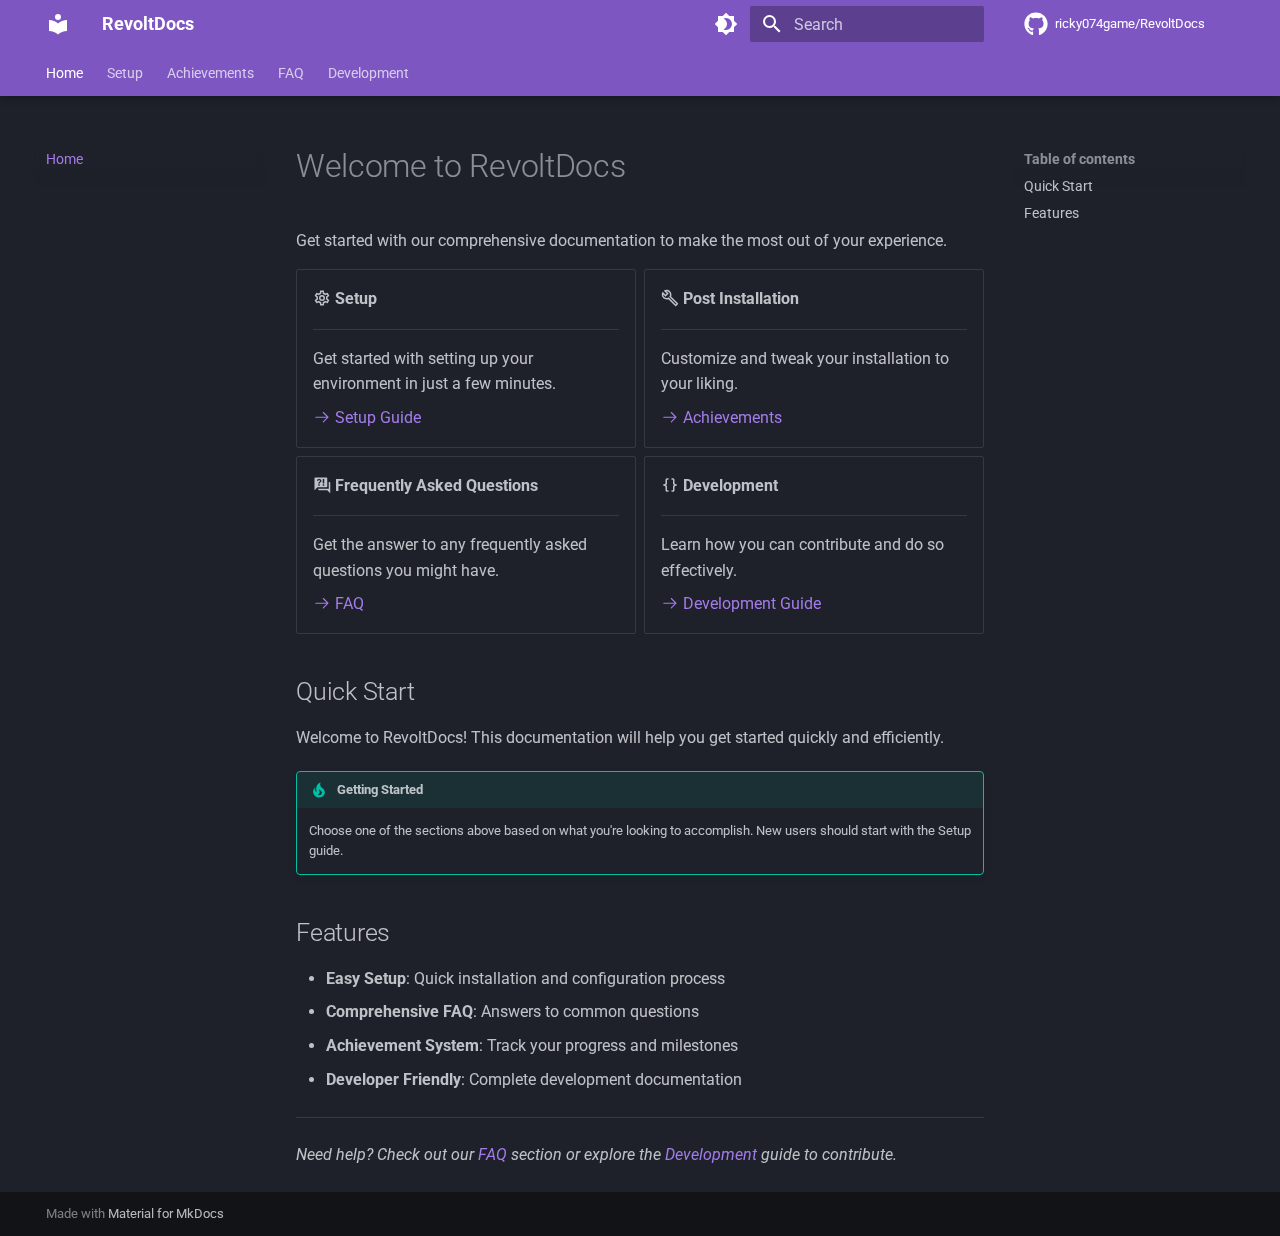
<file: index.html>
<!doctype html>
<html lang="en" class="no-js">
  <head>
    
      <meta charset="utf-8">
      <meta name="viewport" content="width=device-width,initial-scale=1">
      
      
      
        <link rel="canonical" href="https://ricky074game.github.io/RevoltDocs/">
      
      
      
        <link rel="next" href="setup/">
      
      
      <link rel="icon" href="assets/images/favicon.png">
      <meta name="generator" content="mkdocs-1.6.1, mkdocs-material-9.6.20">
    
    
      
        <title>RevoltDocs</title>
      
    
    
      <link rel="stylesheet" href="assets/stylesheets/main.e53b48f4.min.css">
      
        
        <link rel="stylesheet" href="assets/stylesheets/palette.06af60db.min.css">
      
      


    
    
      
    
    
      
        
        
        <link rel="preconnect" href="https://fonts.gstatic.com" crossorigin>
        <link rel="stylesheet" href="https://fonts.googleapis.com/css?family=Roboto:300,300i,400,400i,700,700i%7CRoboto+Mono:400,400i,700,700i&display=fallback">
        <style>:root{--md-text-font:"Roboto";--md-code-font:"Roboto Mono"}</style>
      
    
    
    <script>__md_scope=new URL(".",location),__md_hash=e=>[...e].reduce(((e,_)=>(e<<5)-e+_.charCodeAt(0)),0),__md_get=(e,_=localStorage,t=__md_scope)=>JSON.parse(_.getItem(t.pathname+"."+e)),__md_set=(e,_,t=localStorage,a=__md_scope)=>{try{t.setItem(a.pathname+"."+e,JSON.stringify(_))}catch(e){}}</script>
    
      

    
    
    
  </head>
  
  
    
    
      
    
    
    
    
    <body dir="ltr" data-md-color-scheme="slate" data-md-color-primary="deep-purple" data-md-color-accent="purple">
  
    
    <input class="md-toggle" data-md-toggle="drawer" type="checkbox" id="__drawer" autocomplete="off">
    <input class="md-toggle" data-md-toggle="search" type="checkbox" id="__search" autocomplete="off">
    <label class="md-overlay" for="__drawer"></label>
    <div data-md-component="skip">
      
        
        <a href="#welcome-to-revoltdocs" class="md-skip">
          Skip to content
        </a>
      
    </div>
    <div data-md-component="announce">
      
    </div>
    
    
      

  

<header class="md-header md-header--shadow md-header--lifted" data-md-component="header">
  <nav class="md-header__inner md-grid" aria-label="Header">
    <a href="." title="RevoltDocs" class="md-header__button md-logo" aria-label="RevoltDocs" data-md-component="logo">
      
  
  <svg xmlns="http://www.w3.org/2000/svg" viewBox="0 0 24 24"><path d="M12 8a3 3 0 0 0 3-3 3 3 0 0 0-3-3 3 3 0 0 0-3 3 3 3 0 0 0 3 3m0 3.54C9.64 9.35 6.5 8 3 8v11c3.5 0 6.64 1.35 9 3.54 2.36-2.19 5.5-3.54 9-3.54V8c-3.5 0-6.64 1.35-9 3.54"/></svg>

    </a>
    <label class="md-header__button md-icon" for="__drawer">
      
      <svg xmlns="http://www.w3.org/2000/svg" viewBox="0 0 24 24"><path d="M3 6h18v2H3zm0 5h18v2H3zm0 5h18v2H3z"/></svg>
    </label>
    <div class="md-header__title" data-md-component="header-title">
      <div class="md-header__ellipsis">
        <div class="md-header__topic">
          <span class="md-ellipsis">
            RevoltDocs
          </span>
        </div>
        <div class="md-header__topic" data-md-component="header-topic">
          <span class="md-ellipsis">
            
              Home
            
          </span>
        </div>
      </div>
    </div>
    
      
        <form class="md-header__option" data-md-component="palette">
  
    
    
    
    <input class="md-option" data-md-color-media="" data-md-color-scheme="slate" data-md-color-primary="deep-purple" data-md-color-accent="purple"  aria-label="Switch to light mode"  type="radio" name="__palette" id="__palette_0">
    
      <label class="md-header__button md-icon" title="Switch to light mode" for="__palette_1" hidden>
        <svg xmlns="http://www.w3.org/2000/svg" viewBox="0 0 24 24"><path d="M12 18c-.89 0-1.74-.2-2.5-.55C11.56 16.5 13 14.42 13 12s-1.44-4.5-3.5-5.45C10.26 6.2 11.11 6 12 6a6 6 0 0 1 6 6 6 6 0 0 1-6 6m8-9.31V4h-4.69L12 .69 8.69 4H4v4.69L.69 12 4 15.31V20h4.69L12 23.31 15.31 20H20v-4.69L23.31 12z"/></svg>
      </label>
    
  
    
    
    
    <input class="md-option" data-md-color-media="" data-md-color-scheme="default" data-md-color-primary="deep-purple" data-md-color-accent="purple"  aria-label="Switch to dark mode"  type="radio" name="__palette" id="__palette_1">
    
      <label class="md-header__button md-icon" title="Switch to dark mode" for="__palette_0" hidden>
        <svg xmlns="http://www.w3.org/2000/svg" viewBox="0 0 24 24"><path d="M12 8a4 4 0 0 0-4 4 4 4 0 0 0 4 4 4 4 0 0 0 4-4 4 4 0 0 0-4-4m0 10a6 6 0 0 1-6-6 6 6 0 0 1 6-6 6 6 0 0 1 6 6 6 6 0 0 1-6 6m8-9.31V4h-4.69L12 .69 8.69 4H4v4.69L.69 12 4 15.31V20h4.69L12 23.31 15.31 20H20v-4.69L23.31 12z"/></svg>
      </label>
    
  
</form>
      
    
    
      <script>var palette=__md_get("__palette");if(palette&&palette.color){if("(prefers-color-scheme)"===palette.color.media){var media=matchMedia("(prefers-color-scheme: light)"),input=document.querySelector(media.matches?"[data-md-color-media='(prefers-color-scheme: light)']":"[data-md-color-media='(prefers-color-scheme: dark)']");palette.color.media=input.getAttribute("data-md-color-media"),palette.color.scheme=input.getAttribute("data-md-color-scheme"),palette.color.primary=input.getAttribute("data-md-color-primary"),palette.color.accent=input.getAttribute("data-md-color-accent")}for(var[key,value]of Object.entries(palette.color))document.body.setAttribute("data-md-color-"+key,value)}</script>
    
    
    
      
      
        <label class="md-header__button md-icon" for="__search">
          
          <svg xmlns="http://www.w3.org/2000/svg" viewBox="0 0 24 24"><path d="M9.5 3A6.5 6.5 0 0 1 16 9.5c0 1.61-.59 3.09-1.56 4.23l.27.27h.79l5 5-1.5 1.5-5-5v-.79l-.27-.27A6.52 6.52 0 0 1 9.5 16 6.5 6.5 0 0 1 3 9.5 6.5 6.5 0 0 1 9.5 3m0 2C7 5 5 7 5 9.5S7 14 9.5 14 14 12 14 9.5 12 5 9.5 5"/></svg>
        </label>
        <div class="md-search" data-md-component="search" role="dialog">
  <label class="md-search__overlay" for="__search"></label>
  <div class="md-search__inner" role="search">
    <form class="md-search__form" name="search">
      <input type="text" class="md-search__input" name="query" aria-label="Search" placeholder="Search" autocapitalize="off" autocorrect="off" autocomplete="off" spellcheck="false" data-md-component="search-query" required>
      <label class="md-search__icon md-icon" for="__search">
        
        <svg xmlns="http://www.w3.org/2000/svg" viewBox="0 0 24 24"><path d="M9.5 3A6.5 6.5 0 0 1 16 9.5c0 1.61-.59 3.09-1.56 4.23l.27.27h.79l5 5-1.5 1.5-5-5v-.79l-.27-.27A6.52 6.52 0 0 1 9.5 16 6.5 6.5 0 0 1 3 9.5 6.5 6.5 0 0 1 9.5 3m0 2C7 5 5 7 5 9.5S7 14 9.5 14 14 12 14 9.5 12 5 9.5 5"/></svg>
        
        <svg xmlns="http://www.w3.org/2000/svg" viewBox="0 0 24 24"><path d="M20 11v2H8l5.5 5.5-1.42 1.42L4.16 12l7.92-7.92L13.5 5.5 8 11z"/></svg>
      </label>
      <nav class="md-search__options" aria-label="Search">
        
          <a href="javascript:void(0)" class="md-search__icon md-icon" title="Share" aria-label="Share" data-clipboard data-clipboard-text="" data-md-component="search-share" tabindex="-1">
            
            <svg xmlns="http://www.w3.org/2000/svg" viewBox="0 0 24 24"><path d="M18 16.08c-.76 0-1.44.3-1.96.77L8.91 12.7c.05-.23.09-.46.09-.7s-.04-.47-.09-.7l7.05-4.11c.54.5 1.25.81 2.04.81a3 3 0 0 0 3-3 3 3 0 0 0-3-3 3 3 0 0 0-3 3c0 .24.04.47.09.7L8.04 9.81C7.5 9.31 6.79 9 6 9a3 3 0 0 0-3 3 3 3 0 0 0 3 3c.79 0 1.5-.31 2.04-.81l7.12 4.15c-.05.21-.08.43-.08.66 0 1.61 1.31 2.91 2.92 2.91s2.92-1.3 2.92-2.91A2.92 2.92 0 0 0 18 16.08"/></svg>
          </a>
        
        <button type="reset" class="md-search__icon md-icon" title="Clear" aria-label="Clear" tabindex="-1">
          
          <svg xmlns="http://www.w3.org/2000/svg" viewBox="0 0 24 24"><path d="M19 6.41 17.59 5 12 10.59 6.41 5 5 6.41 10.59 12 5 17.59 6.41 19 12 13.41 17.59 19 19 17.59 13.41 12z"/></svg>
        </button>
      </nav>
      
    </form>
    <div class="md-search__output">
      <div class="md-search__scrollwrap" tabindex="0" data-md-scrollfix>
        <div class="md-search-result" data-md-component="search-result">
          <div class="md-search-result__meta">
            Initializing search
          </div>
          <ol class="md-search-result__list" role="presentation"></ol>
        </div>
      </div>
    </div>
  </div>
</div>
      
    
    
      <div class="md-header__source">
        <a href="https://github.com/ricky074game/RevoltDocs" title="Go to repository" class="md-source" data-md-component="source">
  <div class="md-source__icon md-icon">
    
    <svg xmlns="http://www.w3.org/2000/svg" viewBox="0 0 512 512"><!--! Font Awesome Free 7.0.0 by @fontawesome - https://fontawesome.com License - https://fontawesome.com/license/free (Icons: CC BY 4.0, Fonts: SIL OFL 1.1, Code: MIT License) Copyright 2025 Fonticons, Inc.--><path d="M173.9 397.4c0 2-2.3 3.6-5.2 3.6-3.3.3-5.6-1.3-5.6-3.6 0-2 2.3-3.6 5.2-3.6 3-.3 5.6 1.3 5.6 3.6m-31.1-4.5c-.7 2 1.3 4.3 4.3 4.9 2.6 1 5.6 0 6.2-2s-1.3-4.3-4.3-5.2c-2.6-.7-5.5.3-6.2 2.3m44.2-1.7c-2.9.7-4.9 2.6-4.6 4.9.3 2 2.9 3.3 5.9 2.6 2.9-.7 4.9-2.6 4.6-4.6-.3-1.9-3-3.2-5.9-2.9M252.8 8C114.1 8 8 113.3 8 252c0 110.9 69.8 205.8 169.5 239.2 12.8 2.3 17.3-5.6 17.3-12.1 0-6.2-.3-40.4-.3-61.4 0 0-70 15-84.7-29.8 0 0-11.4-29.1-27.8-36.6 0 0-22.9-15.7 1.6-15.4 0 0 24.9 2 38.6 25.8 21.9 38.6 58.6 27.5 72.9 20.9 2.3-16 8.8-27.1 16-33.7-55.9-6.2-112.3-14.3-112.3-110.5 0-27.5 7.6-41.3 23.6-58.9-2.6-6.5-11.1-33.3 2.6-67.9 20.9-6.5 69 27 69 27 20-5.6 41.5-8.5 62.8-8.5s42.8 2.9 62.8 8.5c0 0 48.1-33.6 69-27 13.7 34.7 5.2 61.4 2.6 67.9 16 17.7 25.8 31.5 25.8 58.9 0 96.5-58.9 104.2-114.8 110.5 9.2 7.9 17 22.9 17 46.4 0 33.7-.3 75.4-.3 83.6 0 6.5 4.6 14.4 17.3 12.1C436.2 457.8 504 362.9 504 252 504 113.3 391.5 8 252.8 8M105.2 352.9c-1.3 1-1 3.3.7 5.2 1.6 1.6 3.9 2.3 5.2 1 1.3-1 1-3.3-.7-5.2-1.6-1.6-3.9-2.3-5.2-1m-10.8-8.1c-.7 1.3.3 2.9 2.3 3.9 1.6 1 3.6.7 4.3-.7.7-1.3-.3-2.9-2.3-3.9-2-.6-3.6-.3-4.3.7m32.4 35.6c-1.6 1.3-1 4.3 1.3 6.2 2.3 2.3 5.2 2.6 6.5 1 1.3-1.3.7-4.3-1.3-6.2-2.2-2.3-5.2-2.6-6.5-1m-11.4-14.7c-1.6 1-1.6 3.6 0 5.9s4.3 3.3 5.6 2.3c1.6-1.3 1.6-3.9 0-6.2-1.4-2.3-4-3.3-5.6-2"/></svg>
  </div>
  <div class="md-source__repository">
    ricky074game/RevoltDocs
  </div>
</a>
      </div>
    
  </nav>
  
    
      
<nav class="md-tabs" aria-label="Tabs" data-md-component="tabs">
  <div class="md-grid">
    <ul class="md-tabs__list">
      
        
  
  
  
    
  
  
    <li class="md-tabs__item md-tabs__item--active">
      <a href="." class="md-tabs__link">
        
  
  
    
  
  Home

      </a>
    </li>
  

      
        
  
  
  
  
    <li class="md-tabs__item">
      <a href="setup/" class="md-tabs__link">
        
  
  
    
  
  Setup

      </a>
    </li>
  

      
        
  
  
  
  
    <li class="md-tabs__item">
      <a href="achievements/" class="md-tabs__link">
        
  
  
    
  
  Achievements

      </a>
    </li>
  

      
        
  
  
  
  
    <li class="md-tabs__item">
      <a href="faq/" class="md-tabs__link">
        
  
  
    
  
  FAQ

      </a>
    </li>
  

      
        
  
  
  
  
    <li class="md-tabs__item">
      <a href="development/" class="md-tabs__link">
        
  
  
    
  
  Development

      </a>
    </li>
  

      
    </ul>
  </div>
</nav>
    
  
</header>
    
    <div class="md-container" data-md-component="container">
      
      
        
      
      <main class="md-main" data-md-component="main">
        <div class="md-main__inner md-grid">
          
            
              
              <div class="md-sidebar md-sidebar--primary" data-md-component="sidebar" data-md-type="navigation" >
                <div class="md-sidebar__scrollwrap">
                  <div class="md-sidebar__inner">
                    


  


<nav class="md-nav md-nav--primary md-nav--lifted" aria-label="Navigation" data-md-level="0">
  <label class="md-nav__title" for="__drawer">
    <a href="." title="RevoltDocs" class="md-nav__button md-logo" aria-label="RevoltDocs" data-md-component="logo">
      
  
  <svg xmlns="http://www.w3.org/2000/svg" viewBox="0 0 24 24"><path d="M12 8a3 3 0 0 0 3-3 3 3 0 0 0-3-3 3 3 0 0 0-3 3 3 3 0 0 0 3 3m0 3.54C9.64 9.35 6.5 8 3 8v11c3.5 0 6.64 1.35 9 3.54 2.36-2.19 5.5-3.54 9-3.54V8c-3.5 0-6.64 1.35-9 3.54"/></svg>

    </a>
    RevoltDocs
  </label>
  
    <div class="md-nav__source">
      <a href="https://github.com/ricky074game/RevoltDocs" title="Go to repository" class="md-source" data-md-component="source">
  <div class="md-source__icon md-icon">
    
    <svg xmlns="http://www.w3.org/2000/svg" viewBox="0 0 512 512"><!--! Font Awesome Free 7.0.0 by @fontawesome - https://fontawesome.com License - https://fontawesome.com/license/free (Icons: CC BY 4.0, Fonts: SIL OFL 1.1, Code: MIT License) Copyright 2025 Fonticons, Inc.--><path d="M173.9 397.4c0 2-2.3 3.6-5.2 3.6-3.3.3-5.6-1.3-5.6-3.6 0-2 2.3-3.6 5.2-3.6 3-.3 5.6 1.3 5.6 3.6m-31.1-4.5c-.7 2 1.3 4.3 4.3 4.9 2.6 1 5.6 0 6.2-2s-1.3-4.3-4.3-5.2c-2.6-.7-5.5.3-6.2 2.3m44.2-1.7c-2.9.7-4.9 2.6-4.6 4.9.3 2 2.9 3.3 5.9 2.6 2.9-.7 4.9-2.6 4.6-4.6-.3-1.9-3-3.2-5.9-2.9M252.8 8C114.1 8 8 113.3 8 252c0 110.9 69.8 205.8 169.5 239.2 12.8 2.3 17.3-5.6 17.3-12.1 0-6.2-.3-40.4-.3-61.4 0 0-70 15-84.7-29.8 0 0-11.4-29.1-27.8-36.6 0 0-22.9-15.7 1.6-15.4 0 0 24.9 2 38.6 25.8 21.9 38.6 58.6 27.5 72.9 20.9 2.3-16 8.8-27.1 16-33.7-55.9-6.2-112.3-14.3-112.3-110.5 0-27.5 7.6-41.3 23.6-58.9-2.6-6.5-11.1-33.3 2.6-67.9 20.9-6.5 69 27 69 27 20-5.6 41.5-8.5 62.8-8.5s42.8 2.9 62.8 8.5c0 0 48.1-33.6 69-27 13.7 34.7 5.2 61.4 2.6 67.9 16 17.7 25.8 31.5 25.8 58.9 0 96.5-58.9 104.2-114.8 110.5 9.2 7.9 17 22.9 17 46.4 0 33.7-.3 75.4-.3 83.6 0 6.5 4.6 14.4 17.3 12.1C436.2 457.8 504 362.9 504 252 504 113.3 391.5 8 252.8 8M105.2 352.9c-1.3 1-1 3.3.7 5.2 1.6 1.6 3.9 2.3 5.2 1 1.3-1 1-3.3-.7-5.2-1.6-1.6-3.9-2.3-5.2-1m-10.8-8.1c-.7 1.3.3 2.9 2.3 3.9 1.6 1 3.6.7 4.3-.7.7-1.3-.3-2.9-2.3-3.9-2-.6-3.6-.3-4.3.7m32.4 35.6c-1.6 1.3-1 4.3 1.3 6.2 2.3 2.3 5.2 2.6 6.5 1 1.3-1.3.7-4.3-1.3-6.2-2.2-2.3-5.2-2.6-6.5-1m-11.4-14.7c-1.6 1-1.6 3.6 0 5.9s4.3 3.3 5.6 2.3c1.6-1.3 1.6-3.9 0-6.2-1.4-2.3-4-3.3-5.6-2"/></svg>
  </div>
  <div class="md-source__repository">
    ricky074game/RevoltDocs
  </div>
</a>
    </div>
  
  <ul class="md-nav__list" data-md-scrollfix>
    
      
      
  
  
    
  
  
  
    <li class="md-nav__item md-nav__item--active">
      
      <input class="md-nav__toggle md-toggle" type="checkbox" id="__toc">
      
      
        
      
      
        <label class="md-nav__link md-nav__link--active" for="__toc">
          
  
  
  <span class="md-ellipsis">
    Home
    
  </span>
  

          <span class="md-nav__icon md-icon"></span>
        </label>
      
      <a href="." class="md-nav__link md-nav__link--active">
        
  
  
  <span class="md-ellipsis">
    Home
    
  </span>
  

      </a>
      
        

<nav class="md-nav md-nav--secondary" aria-label="Table of contents">
  
  
  
    
  
  
    <label class="md-nav__title" for="__toc">
      <span class="md-nav__icon md-icon"></span>
      Table of contents
    </label>
    <ul class="md-nav__list" data-md-component="toc" data-md-scrollfix>
      
        <li class="md-nav__item">
  <a href="#quick-start" class="md-nav__link">
    <span class="md-ellipsis">
      Quick Start
    </span>
  </a>
  
</li>
      
        <li class="md-nav__item">
  <a href="#features" class="md-nav__link">
    <span class="md-ellipsis">
      Features
    </span>
  </a>
  
</li>
      
    </ul>
  
</nav>
      
    </li>
  

    
      
      
  
  
  
  
    <li class="md-nav__item">
      <a href="setup/" class="md-nav__link">
        
  
  
  <span class="md-ellipsis">
    Setup
    
  </span>
  

      </a>
    </li>
  

    
      
      
  
  
  
  
    <li class="md-nav__item">
      <a href="achievements/" class="md-nav__link">
        
  
  
  <span class="md-ellipsis">
    Achievements
    
  </span>
  

      </a>
    </li>
  

    
      
      
  
  
  
  
    <li class="md-nav__item">
      <a href="faq/" class="md-nav__link">
        
  
  
  <span class="md-ellipsis">
    FAQ
    
  </span>
  

      </a>
    </li>
  

    
      
      
  
  
  
  
    <li class="md-nav__item">
      <a href="development/" class="md-nav__link">
        
  
  
  <span class="md-ellipsis">
    Development
    
  </span>
  

      </a>
    </li>
  

    
  </ul>
</nav>
                  </div>
                </div>
              </div>
            
            
              
              <div class="md-sidebar md-sidebar--secondary" data-md-component="sidebar" data-md-type="toc" >
                <div class="md-sidebar__scrollwrap">
                  <div class="md-sidebar__inner">
                    

<nav class="md-nav md-nav--secondary" aria-label="Table of contents">
  
  
  
    
  
  
    <label class="md-nav__title" for="__toc">
      <span class="md-nav__icon md-icon"></span>
      Table of contents
    </label>
    <ul class="md-nav__list" data-md-component="toc" data-md-scrollfix>
      
        <li class="md-nav__item">
  <a href="#quick-start" class="md-nav__link">
    <span class="md-ellipsis">
      Quick Start
    </span>
  </a>
  
</li>
      
        <li class="md-nav__item">
  <a href="#features" class="md-nav__link">
    <span class="md-ellipsis">
      Features
    </span>
  </a>
  
</li>
      
    </ul>
  
</nav>
                  </div>
                </div>
              </div>
            
          
          
            <div class="md-content" data-md-component="content">
              <article class="md-content__inner md-typeset">
                
                  


  
  


<h1 id="welcome-to-revoltdocs">Welcome to RevoltDocs</h1>
<p>Get started with our comprehensive documentation to make the most out of your experience.</p>
<div class="grid cards">
<ul>
<li>
<p><span class="twemoji"><svg xmlns="http://www.w3.org/2000/svg" viewBox="0 0 24 24"><path d="M12 8a4 4 0 0 1 4 4 4 4 0 0 1-4 4 4 4 0 0 1-4-4 4 4 0 0 1 4-4m0 2a2 2 0 0 0-2 2 2 2 0 0 0 2 2 2 2 0 0 0 2-2 2 2 0 0 0-2-2m-2 12c-.25 0-.46-.18-.5-.42l-.37-2.65c-.63-.25-1.17-.59-1.69-.99l-2.49 1.01c-.22.08-.49 0-.61-.22l-2-3.46a.493.493 0 0 1 .12-.64l2.11-1.66L4.5 12l.07-1-2.11-1.63a.493.493 0 0 1-.12-.64l2-3.46c.12-.22.39-.31.61-.22l2.49 1c.52-.39 1.06-.73 1.69-.98l.37-2.65c.04-.24.25-.42.5-.42h4c.25 0 .46.18.5.42l.37 2.65c.63.25 1.17.59 1.69.98l2.49-1c.22-.09.49 0 .61.22l2 3.46c.13.22.07.49-.12.64L19.43 11l.07 1-.07 1 2.11 1.63c.19.15.25.42.12.64l-2 3.46c-.12.22-.39.31-.61.22l-2.49-1c-.52.39-1.06.73-1.69.98l-.37 2.65c-.04.24-.25.42-.5.42zm1.25-18-.37 2.61c-1.2.25-2.26.89-3.03 1.78L5.44 7.35l-.75 1.3L6.8 10.2a5.55 5.55 0 0 0 0 3.6l-2.12 1.56.75 1.3 2.43-1.04c.77.88 1.82 1.52 3.01 1.76l.37 2.62h1.52l.37-2.61c1.19-.25 2.24-.89 3.01-1.77l2.43 1.04.75-1.3-2.12-1.55c.4-1.17.4-2.44 0-3.61l2.11-1.55-.75-1.3-2.41 1.04a5.42 5.42 0 0 0-3.03-1.77L12.75 4z"/></svg></span> <strong>Setup</strong></p>
<hr />
<p>Get started with setting up your environment 
in just a few minutes.</p>
<p><a href="setup/"><span class="twemoji"><svg xmlns="http://www.w3.org/2000/svg" viewBox="0 0 24 24"><path d="M13.22 19.03a.75.75 0 0 1 0-1.06L18.19 13H3.75a.75.75 0 0 1 0-1.5h14.44l-4.97-4.97a.749.749 0 0 1 .326-1.275.75.75 0 0 1 .734.215l6.25 6.25a.75.75 0 0 1 0 1.06l-6.25 6.25a.75.75 0 0 1-1.06 0"/></svg></span> Setup Guide</a></p>
</li>
<li>
<p><span class="twemoji"><svg xmlns="http://www.w3.org/2000/svg" viewBox="0 0 24 24"><path d="m22.61 19-9.08-9.09c.93-2.34.47-5.1-1.44-7C9.79.61 6.21.4 3.66 2.26L7.5 6.11 6.08 7.5 2.25 3.69C.39 6.23.6 9.82 2.9 12.11c1.86 1.86 4.57 2.35 6.89 1.48l9.11 9.11c.39.39 1.02.39 1.41 0l2.3-2.3c.39-.4.39-1.01 0-1.4m-3 1.59-9.46-9.46c-.61.45-1.29.72-2 .82-1.36.2-2.79-.21-3.83-1.25C3.37 9.76 2.93 8.5 3 7.26l3.09 3.09 4.24-4.24L7.24 3c1.26-.05 2.49.39 3.44 1.33a4.47 4.47 0 0 1 1.24 3.96 4.35 4.35 0 0 1-.88 1.96l9.46 9.45z"/></svg></span> <strong>Post Installation</strong></p>
<hr />
<p>Customize and tweak your installation 
to your liking.</p>
<p><a href="achievements/"><span class="twemoji"><svg xmlns="http://www.w3.org/2000/svg" viewBox="0 0 24 24"><path d="M13.22 19.03a.75.75 0 0 1 0-1.06L18.19 13H3.75a.75.75 0 0 1 0-1.5h14.44l-4.97-4.97a.749.749 0 0 1 .326-1.275.75.75 0 0 1 .734.215l6.25 6.25a.75.75 0 0 1 0 1.06l-6.25 6.25a.75.75 0 0 1-1.06 0"/></svg></span> Achievements</a></p>
</li>
<li>
<p><span class="twemoji"><svg xmlns="http://www.w3.org/2000/svg" viewBox="0 0 24 24"><path d="M18 15H6l-4 4V3a1 1 0 0 1 1-1h15a1 1 0 0 1 1 1v11a1 1 0 0 1-1 1m5-6v14l-4-4H8a1 1 0 0 1-1-1v-1h14V8h1a1 1 0 0 1 1 1M8.19 4c-.87 0-1.57.2-2.11.59-.52.41-.78.98-.77 1.77l.01.03h1.93c.01-.3.1-.53.28-.69a1 1 0 0 1 .66-.23c.31 0 .57.1.75.28.18.19.26.45.26.75 0 .32-.07.59-.23.82-.14.23-.35.43-.61.59-.51.34-.86.64-1.05.91C7.11 9.08 7 9.5 7 10h2c0-.31.04-.56.13-.74s.26-.36.51-.52c.45-.24.82-.53 1.11-.93s.44-.81.44-1.31c0-.76-.27-1.37-.81-1.82C9.85 4.23 9.12 4 8.19 4M7 11v2h2v-2zm6 2h2v-2h-2zm0-9v6h2V4z"/></svg></span> <strong>Frequently Asked Questions</strong></p>
<hr />
<p>Get the answer to any frequently asked 
questions you might have.</p>
<p><a href="faq/"><span class="twemoji"><svg xmlns="http://www.w3.org/2000/svg" viewBox="0 0 24 24"><path d="M13.22 19.03a.75.75 0 0 1 0-1.06L18.19 13H3.75a.75.75 0 0 1 0-1.5h14.44l-4.97-4.97a.749.749 0 0 1 .326-1.275.75.75 0 0 1 .734.215l6.25 6.25a.75.75 0 0 1 0 1.06l-6.25 6.25a.75.75 0 0 1-1.06 0"/></svg></span> FAQ</a></p>
</li>
<li>
<p><span class="twemoji"><svg xmlns="http://www.w3.org/2000/svg" viewBox="0 0 24 24"><path d="M8 3a2 2 0 0 0-2 2v4a2 2 0 0 1-2 2H3v2h1a2 2 0 0 1 2 2v4a2 2 0 0 0 2 2h2v-2H8v-5a2 2 0 0 0-2-2 2 2 0 0 0 2-2V5h2V3m6 0a2 2 0 0 1 2 2v4a2 2 0 0 0 2 2h1v2h-1a2 2 0 0 0-2 2v4a2 2 0 0 1-2 2h-2v-2h2v-5a2 2 0 0 1 2-2 2 2 0 0 1-2-2V5h-2V3z"/></svg></span> <strong>Development</strong></p>
<hr />
<p>Learn how you can contribute and 
do so effectively.</p>
<p><a href="development/"><span class="twemoji"><svg xmlns="http://www.w3.org/2000/svg" viewBox="0 0 24 24"><path d="M13.22 19.03a.75.75 0 0 1 0-1.06L18.19 13H3.75a.75.75 0 0 1 0-1.5h14.44l-4.97-4.97a.749.749 0 0 1 .326-1.275.75.75 0 0 1 .734.215l6.25 6.25a.75.75 0 0 1 0 1.06l-6.25 6.25a.75.75 0 0 1-1.06 0"/></svg></span> Development Guide</a></p>
</li>
</ul>
</div>
<h2 id="quick-start">Quick Start</h2>
<p>Welcome to RevoltDocs! This documentation will help you get started quickly and efficiently.</p>
<div class="admonition tip">
<p class="admonition-title">Getting Started</p>
<p>Choose one of the sections above based on what you're looking to accomplish. New users should start with the Setup guide.</p>
</div>
<h2 id="features">Features</h2>
<ul>
<li><strong>Easy Setup</strong>: Quick installation and configuration process</li>
<li><strong>Comprehensive FAQ</strong>: Answers to common questions</li>
<li><strong>Achievement System</strong>: Track your progress and milestones  </li>
<li><strong>Developer Friendly</strong>: Complete development documentation</li>
</ul>
<hr />
<p><em>Need help? Check out our <a href="faq/">FAQ</a> section or explore the <a href="development/">Development</a> guide to contribute.</em></p>












                
              </article>
            </div>
          
          
<script>var target=document.getElementById(location.hash.slice(1));target&&target.name&&(target.checked=target.name.startsWith("__tabbed_"))</script>
        </div>
        
          <button type="button" class="md-top md-icon" data-md-component="top" hidden>
  
  <svg xmlns="http://www.w3.org/2000/svg" viewBox="0 0 24 24"><path d="M13 20h-2V8l-5.5 5.5-1.42-1.42L12 4.16l7.92 7.92-1.42 1.42L13 8z"/></svg>
  Back to top
</button>
        
      </main>
      
        <footer class="md-footer">
  
  <div class="md-footer-meta md-typeset">
    <div class="md-footer-meta__inner md-grid">
      <div class="md-copyright">
  
  
    Made with
    <a href="https://squidfunk.github.io/mkdocs-material/" target="_blank" rel="noopener">
      Material for MkDocs
    </a>
  
</div>
      
    </div>
  </div>
</footer>
      
    </div>
    <div class="md-dialog" data-md-component="dialog">
      <div class="md-dialog__inner md-typeset"></div>
    </div>
    
    
    
      
      <script id="__config" type="application/json">{"base": ".", "features": ["navigation.tabs", "navigation.tabs.sticky", "navigation.sections", "navigation.expand", "navigation.top", "search.highlight", "search.share"], "search": "assets/javascripts/workers/search.973d3a69.min.js", "tags": null, "translations": {"clipboard.copied": "Copied to clipboard", "clipboard.copy": "Copy to clipboard", "search.result.more.one": "1 more on this page", "search.result.more.other": "# more on this page", "search.result.none": "No matching documents", "search.result.one": "1 matching document", "search.result.other": "# matching documents", "search.result.placeholder": "Type to start searching", "search.result.term.missing": "Missing", "select.version": "Select version"}, "version": null}</script>
    
    
      <script src="assets/javascripts/bundle.f55a23d4.min.js"></script>
      
    
  </body>
</html>
</file>
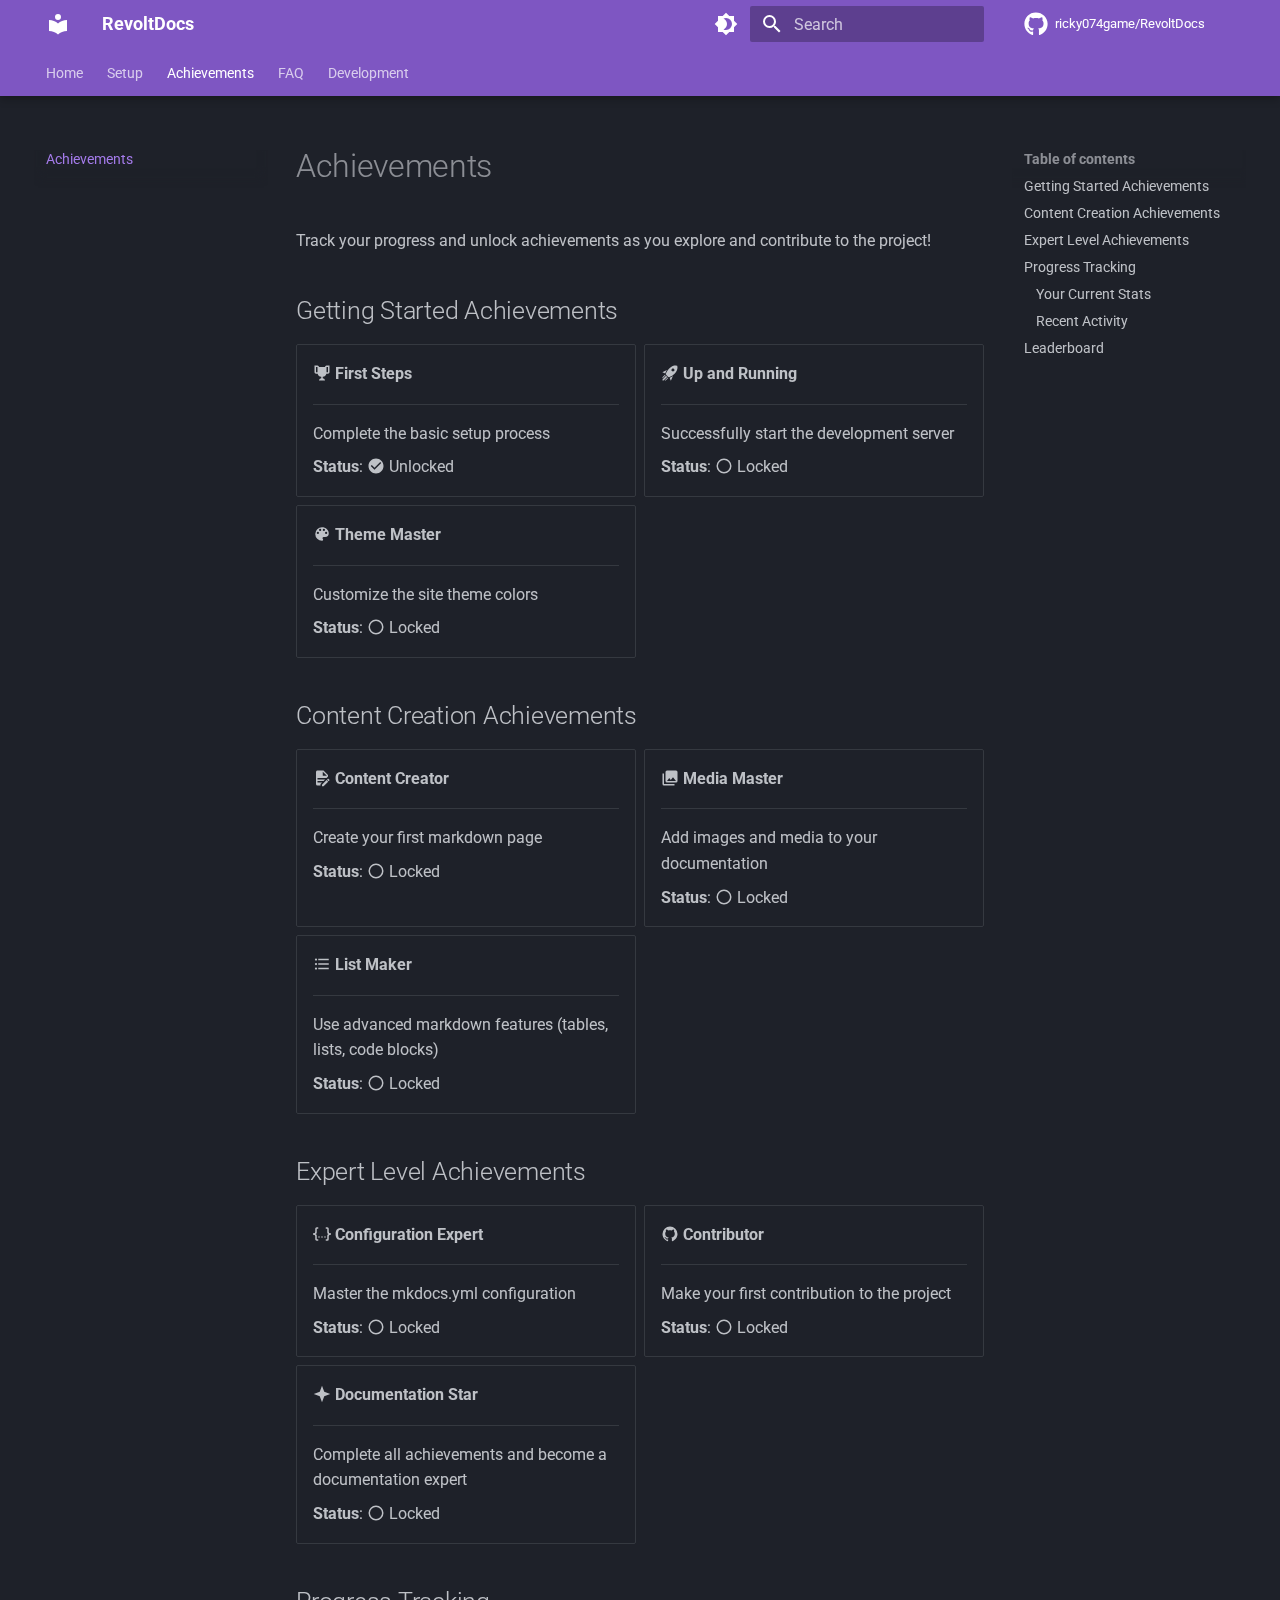
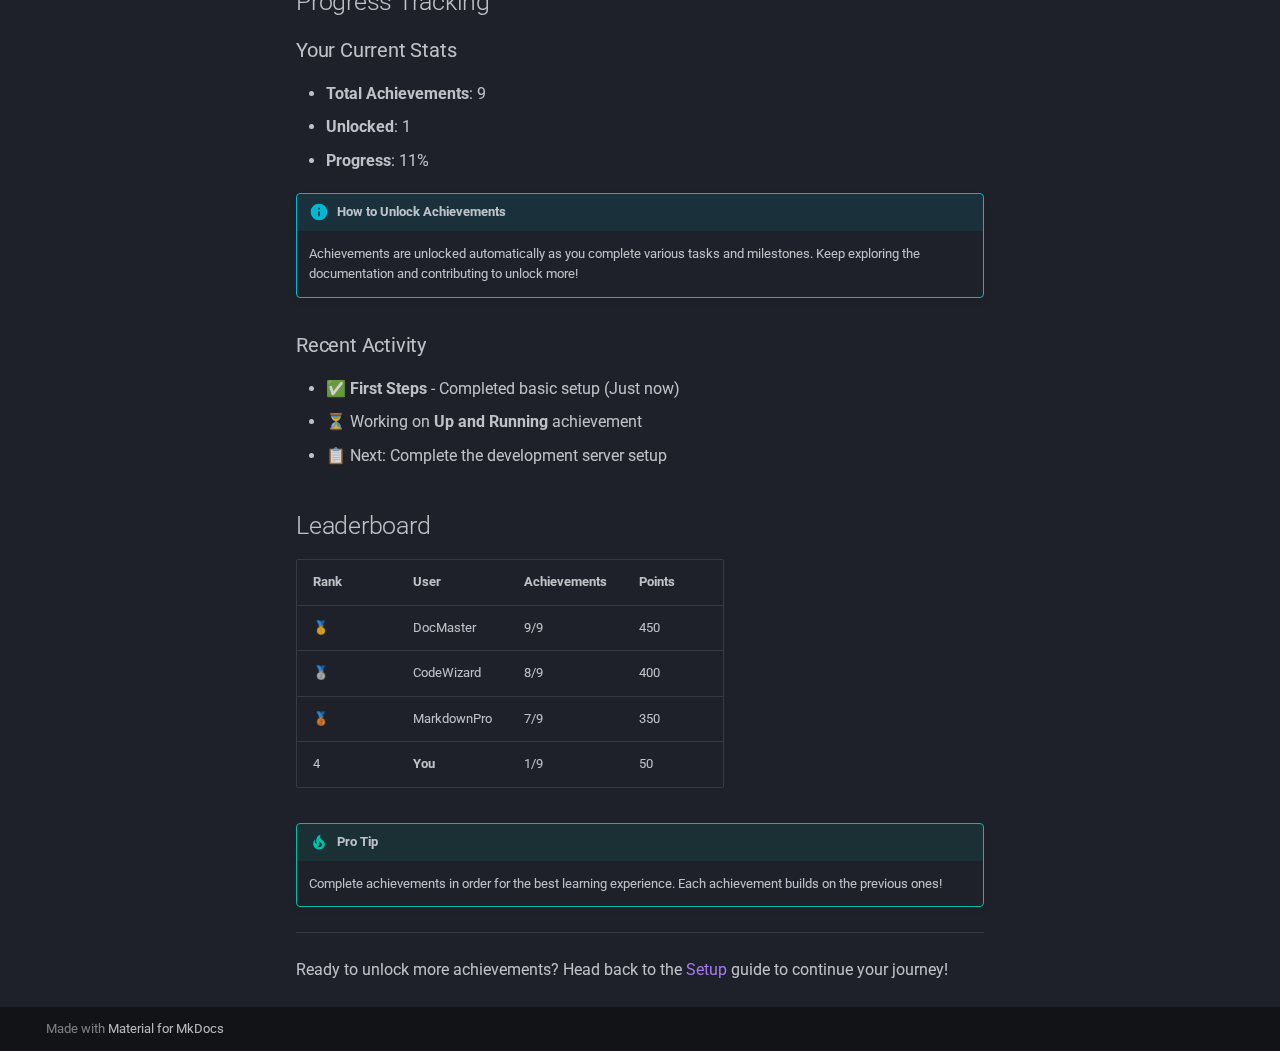
<file: achievements/index.html>
<!doctype html>
<html lang="en" class="no-js">
  <head>
    
      <meta charset="utf-8">
      <meta name="viewport" content="width=device-width,initial-scale=1">
      
      
      
        <link rel="canonical" href="https://ricky074game.github.io/RevoltDocs/achievements/">
      
      
        <link rel="prev" href="../setup/">
      
      
        <link rel="next" href="../faq/">
      
      
      <link rel="icon" href="../assets/images/favicon.png">
      <meta name="generator" content="mkdocs-1.6.1, mkdocs-material-9.6.20">
    
    
      
        <title>Achievements - RevoltDocs</title>
      
    
    
      <link rel="stylesheet" href="../assets/stylesheets/main.e53b48f4.min.css">
      
        
        <link rel="stylesheet" href="../assets/stylesheets/palette.06af60db.min.css">
      
      


    
    
      
    
    
      
        
        
        <link rel="preconnect" href="https://fonts.gstatic.com" crossorigin>
        <link rel="stylesheet" href="https://fonts.googleapis.com/css?family=Roboto:300,300i,400,400i,700,700i%7CRoboto+Mono:400,400i,700,700i&display=fallback">
        <style>:root{--md-text-font:"Roboto";--md-code-font:"Roboto Mono"}</style>
      
    
    
    <script>__md_scope=new URL("..",location),__md_hash=e=>[...e].reduce(((e,_)=>(e<<5)-e+_.charCodeAt(0)),0),__md_get=(e,_=localStorage,t=__md_scope)=>JSON.parse(_.getItem(t.pathname+"."+e)),__md_set=(e,_,t=localStorage,a=__md_scope)=>{try{t.setItem(a.pathname+"."+e,JSON.stringify(_))}catch(e){}}</script>
    
      

    
    
    
  </head>
  
  
    
    
      
    
    
    
    
    <body dir="ltr" data-md-color-scheme="slate" data-md-color-primary="deep-purple" data-md-color-accent="purple">
  
    
    <input class="md-toggle" data-md-toggle="drawer" type="checkbox" id="__drawer" autocomplete="off">
    <input class="md-toggle" data-md-toggle="search" type="checkbox" id="__search" autocomplete="off">
    <label class="md-overlay" for="__drawer"></label>
    <div data-md-component="skip">
      
        
        <a href="#achievements" class="md-skip">
          Skip to content
        </a>
      
    </div>
    <div data-md-component="announce">
      
    </div>
    
    
      

  

<header class="md-header md-header--shadow md-header--lifted" data-md-component="header">
  <nav class="md-header__inner md-grid" aria-label="Header">
    <a href=".." title="RevoltDocs" class="md-header__button md-logo" aria-label="RevoltDocs" data-md-component="logo">
      
  
  <svg xmlns="http://www.w3.org/2000/svg" viewBox="0 0 24 24"><path d="M12 8a3 3 0 0 0 3-3 3 3 0 0 0-3-3 3 3 0 0 0-3 3 3 3 0 0 0 3 3m0 3.54C9.64 9.35 6.5 8 3 8v11c3.5 0 6.64 1.35 9 3.54 2.36-2.19 5.5-3.54 9-3.54V8c-3.5 0-6.64 1.35-9 3.54"/></svg>

    </a>
    <label class="md-header__button md-icon" for="__drawer">
      
      <svg xmlns="http://www.w3.org/2000/svg" viewBox="0 0 24 24"><path d="M3 6h18v2H3zm0 5h18v2H3zm0 5h18v2H3z"/></svg>
    </label>
    <div class="md-header__title" data-md-component="header-title">
      <div class="md-header__ellipsis">
        <div class="md-header__topic">
          <span class="md-ellipsis">
            RevoltDocs
          </span>
        </div>
        <div class="md-header__topic" data-md-component="header-topic">
          <span class="md-ellipsis">
            
              Achievements
            
          </span>
        </div>
      </div>
    </div>
    
      
        <form class="md-header__option" data-md-component="palette">
  
    
    
    
    <input class="md-option" data-md-color-media="" data-md-color-scheme="slate" data-md-color-primary="deep-purple" data-md-color-accent="purple"  aria-label="Switch to light mode"  type="radio" name="__palette" id="__palette_0">
    
      <label class="md-header__button md-icon" title="Switch to light mode" for="__palette_1" hidden>
        <svg xmlns="http://www.w3.org/2000/svg" viewBox="0 0 24 24"><path d="M12 18c-.89 0-1.74-.2-2.5-.55C11.56 16.5 13 14.42 13 12s-1.44-4.5-3.5-5.45C10.26 6.2 11.11 6 12 6a6 6 0 0 1 6 6 6 6 0 0 1-6 6m8-9.31V4h-4.69L12 .69 8.69 4H4v4.69L.69 12 4 15.31V20h4.69L12 23.31 15.31 20H20v-4.69L23.31 12z"/></svg>
      </label>
    
  
    
    
    
    <input class="md-option" data-md-color-media="" data-md-color-scheme="default" data-md-color-primary="deep-purple" data-md-color-accent="purple"  aria-label="Switch to dark mode"  type="radio" name="__palette" id="__palette_1">
    
      <label class="md-header__button md-icon" title="Switch to dark mode" for="__palette_0" hidden>
        <svg xmlns="http://www.w3.org/2000/svg" viewBox="0 0 24 24"><path d="M12 8a4 4 0 0 0-4 4 4 4 0 0 0 4 4 4 4 0 0 0 4-4 4 4 0 0 0-4-4m0 10a6 6 0 0 1-6-6 6 6 0 0 1 6-6 6 6 0 0 1 6 6 6 6 0 0 1-6 6m8-9.31V4h-4.69L12 .69 8.69 4H4v4.69L.69 12 4 15.31V20h4.69L12 23.31 15.31 20H20v-4.69L23.31 12z"/></svg>
      </label>
    
  
</form>
      
    
    
      <script>var palette=__md_get("__palette");if(palette&&palette.color){if("(prefers-color-scheme)"===palette.color.media){var media=matchMedia("(prefers-color-scheme: light)"),input=document.querySelector(media.matches?"[data-md-color-media='(prefers-color-scheme: light)']":"[data-md-color-media='(prefers-color-scheme: dark)']");palette.color.media=input.getAttribute("data-md-color-media"),palette.color.scheme=input.getAttribute("data-md-color-scheme"),palette.color.primary=input.getAttribute("data-md-color-primary"),palette.color.accent=input.getAttribute("data-md-color-accent")}for(var[key,value]of Object.entries(palette.color))document.body.setAttribute("data-md-color-"+key,value)}</script>
    
    
    
      
      
        <label class="md-header__button md-icon" for="__search">
          
          <svg xmlns="http://www.w3.org/2000/svg" viewBox="0 0 24 24"><path d="M9.5 3A6.5 6.5 0 0 1 16 9.5c0 1.61-.59 3.09-1.56 4.23l.27.27h.79l5 5-1.5 1.5-5-5v-.79l-.27-.27A6.52 6.52 0 0 1 9.5 16 6.5 6.5 0 0 1 3 9.5 6.5 6.5 0 0 1 9.5 3m0 2C7 5 5 7 5 9.5S7 14 9.5 14 14 12 14 9.5 12 5 9.5 5"/></svg>
        </label>
        <div class="md-search" data-md-component="search" role="dialog">
  <label class="md-search__overlay" for="__search"></label>
  <div class="md-search__inner" role="search">
    <form class="md-search__form" name="search">
      <input type="text" class="md-search__input" name="query" aria-label="Search" placeholder="Search" autocapitalize="off" autocorrect="off" autocomplete="off" spellcheck="false" data-md-component="search-query" required>
      <label class="md-search__icon md-icon" for="__search">
        
        <svg xmlns="http://www.w3.org/2000/svg" viewBox="0 0 24 24"><path d="M9.5 3A6.5 6.5 0 0 1 16 9.5c0 1.61-.59 3.09-1.56 4.23l.27.27h.79l5 5-1.5 1.5-5-5v-.79l-.27-.27A6.52 6.52 0 0 1 9.5 16 6.5 6.5 0 0 1 3 9.5 6.5 6.5 0 0 1 9.5 3m0 2C7 5 5 7 5 9.5S7 14 9.5 14 14 12 14 9.5 12 5 9.5 5"/></svg>
        
        <svg xmlns="http://www.w3.org/2000/svg" viewBox="0 0 24 24"><path d="M20 11v2H8l5.5 5.5-1.42 1.42L4.16 12l7.92-7.92L13.5 5.5 8 11z"/></svg>
      </label>
      <nav class="md-search__options" aria-label="Search">
        
          <a href="javascript:void(0)" class="md-search__icon md-icon" title="Share" aria-label="Share" data-clipboard data-clipboard-text="" data-md-component="search-share" tabindex="-1">
            
            <svg xmlns="http://www.w3.org/2000/svg" viewBox="0 0 24 24"><path d="M18 16.08c-.76 0-1.44.3-1.96.77L8.91 12.7c.05-.23.09-.46.09-.7s-.04-.47-.09-.7l7.05-4.11c.54.5 1.25.81 2.04.81a3 3 0 0 0 3-3 3 3 0 0 0-3-3 3 3 0 0 0-3 3c0 .24.04.47.09.7L8.04 9.81C7.5 9.31 6.79 9 6 9a3 3 0 0 0-3 3 3 3 0 0 0 3 3c.79 0 1.5-.31 2.04-.81l7.12 4.15c-.05.21-.08.43-.08.66 0 1.61 1.31 2.91 2.92 2.91s2.92-1.3 2.92-2.91A2.92 2.92 0 0 0 18 16.08"/></svg>
          </a>
        
        <button type="reset" class="md-search__icon md-icon" title="Clear" aria-label="Clear" tabindex="-1">
          
          <svg xmlns="http://www.w3.org/2000/svg" viewBox="0 0 24 24"><path d="M19 6.41 17.59 5 12 10.59 6.41 5 5 6.41 10.59 12 5 17.59 6.41 19 12 13.41 17.59 19 19 17.59 13.41 12z"/></svg>
        </button>
      </nav>
      
    </form>
    <div class="md-search__output">
      <div class="md-search__scrollwrap" tabindex="0" data-md-scrollfix>
        <div class="md-search-result" data-md-component="search-result">
          <div class="md-search-result__meta">
            Initializing search
          </div>
          <ol class="md-search-result__list" role="presentation"></ol>
        </div>
      </div>
    </div>
  </div>
</div>
      
    
    
      <div class="md-header__source">
        <a href="https://github.com/ricky074game/RevoltDocs" title="Go to repository" class="md-source" data-md-component="source">
  <div class="md-source__icon md-icon">
    
    <svg xmlns="http://www.w3.org/2000/svg" viewBox="0 0 512 512"><!--! Font Awesome Free 7.0.0 by @fontawesome - https://fontawesome.com License - https://fontawesome.com/license/free (Icons: CC BY 4.0, Fonts: SIL OFL 1.1, Code: MIT License) Copyright 2025 Fonticons, Inc.--><path d="M173.9 397.4c0 2-2.3 3.6-5.2 3.6-3.3.3-5.6-1.3-5.6-3.6 0-2 2.3-3.6 5.2-3.6 3-.3 5.6 1.3 5.6 3.6m-31.1-4.5c-.7 2 1.3 4.3 4.3 4.9 2.6 1 5.6 0 6.2-2s-1.3-4.3-4.3-5.2c-2.6-.7-5.5.3-6.2 2.3m44.2-1.7c-2.9.7-4.9 2.6-4.6 4.9.3 2 2.9 3.3 5.9 2.6 2.9-.7 4.9-2.6 4.6-4.6-.3-1.9-3-3.2-5.9-2.9M252.8 8C114.1 8 8 113.3 8 252c0 110.9 69.8 205.8 169.5 239.2 12.8 2.3 17.3-5.6 17.3-12.1 0-6.2-.3-40.4-.3-61.4 0 0-70 15-84.7-29.8 0 0-11.4-29.1-27.8-36.6 0 0-22.9-15.7 1.6-15.4 0 0 24.9 2 38.6 25.8 21.9 38.6 58.6 27.5 72.9 20.9 2.3-16 8.8-27.1 16-33.7-55.9-6.2-112.3-14.3-112.3-110.5 0-27.5 7.6-41.3 23.6-58.9-2.6-6.5-11.1-33.3 2.6-67.9 20.9-6.5 69 27 69 27 20-5.6 41.5-8.5 62.8-8.5s42.8 2.9 62.8 8.5c0 0 48.1-33.6 69-27 13.7 34.7 5.2 61.4 2.6 67.9 16 17.7 25.8 31.5 25.8 58.9 0 96.5-58.9 104.2-114.8 110.5 9.2 7.9 17 22.9 17 46.4 0 33.7-.3 75.4-.3 83.6 0 6.5 4.6 14.4 17.3 12.1C436.2 457.8 504 362.9 504 252 504 113.3 391.5 8 252.8 8M105.2 352.9c-1.3 1-1 3.3.7 5.2 1.6 1.6 3.9 2.3 5.2 1 1.3-1 1-3.3-.7-5.2-1.6-1.6-3.9-2.3-5.2-1m-10.8-8.1c-.7 1.3.3 2.9 2.3 3.9 1.6 1 3.6.7 4.3-.7.7-1.3-.3-2.9-2.3-3.9-2-.6-3.6-.3-4.3.7m32.4 35.6c-1.6 1.3-1 4.3 1.3 6.2 2.3 2.3 5.2 2.6 6.5 1 1.3-1.3.7-4.3-1.3-6.2-2.2-2.3-5.2-2.6-6.5-1m-11.4-14.7c-1.6 1-1.6 3.6 0 5.9s4.3 3.3 5.6 2.3c1.6-1.3 1.6-3.9 0-6.2-1.4-2.3-4-3.3-5.6-2"/></svg>
  </div>
  <div class="md-source__repository">
    ricky074game/RevoltDocs
  </div>
</a>
      </div>
    
  </nav>
  
    
      
<nav class="md-tabs" aria-label="Tabs" data-md-component="tabs">
  <div class="md-grid">
    <ul class="md-tabs__list">
      
        
  
  
  
  
    <li class="md-tabs__item">
      <a href=".." class="md-tabs__link">
        
  
  
    
  
  Home

      </a>
    </li>
  

      
        
  
  
  
  
    <li class="md-tabs__item">
      <a href="../setup/" class="md-tabs__link">
        
  
  
    
  
  Setup

      </a>
    </li>
  

      
        
  
  
  
    
  
  
    <li class="md-tabs__item md-tabs__item--active">
      <a href="./" class="md-tabs__link">
        
  
  
    
  
  Achievements

      </a>
    </li>
  

      
        
  
  
  
  
    <li class="md-tabs__item">
      <a href="../faq/" class="md-tabs__link">
        
  
  
    
  
  FAQ

      </a>
    </li>
  

      
        
  
  
  
  
    <li class="md-tabs__item">
      <a href="../development/" class="md-tabs__link">
        
  
  
    
  
  Development

      </a>
    </li>
  

      
    </ul>
  </div>
</nav>
    
  
</header>
    
    <div class="md-container" data-md-component="container">
      
      
        
      
      <main class="md-main" data-md-component="main">
        <div class="md-main__inner md-grid">
          
            
              
              <div class="md-sidebar md-sidebar--primary" data-md-component="sidebar" data-md-type="navigation" >
                <div class="md-sidebar__scrollwrap">
                  <div class="md-sidebar__inner">
                    


  


<nav class="md-nav md-nav--primary md-nav--lifted" aria-label="Navigation" data-md-level="0">
  <label class="md-nav__title" for="__drawer">
    <a href=".." title="RevoltDocs" class="md-nav__button md-logo" aria-label="RevoltDocs" data-md-component="logo">
      
  
  <svg xmlns="http://www.w3.org/2000/svg" viewBox="0 0 24 24"><path d="M12 8a3 3 0 0 0 3-3 3 3 0 0 0-3-3 3 3 0 0 0-3 3 3 3 0 0 0 3 3m0 3.54C9.64 9.35 6.5 8 3 8v11c3.5 0 6.64 1.35 9 3.54 2.36-2.19 5.5-3.54 9-3.54V8c-3.5 0-6.64 1.35-9 3.54"/></svg>

    </a>
    RevoltDocs
  </label>
  
    <div class="md-nav__source">
      <a href="https://github.com/ricky074game/RevoltDocs" title="Go to repository" class="md-source" data-md-component="source">
  <div class="md-source__icon md-icon">
    
    <svg xmlns="http://www.w3.org/2000/svg" viewBox="0 0 512 512"><!--! Font Awesome Free 7.0.0 by @fontawesome - https://fontawesome.com License - https://fontawesome.com/license/free (Icons: CC BY 4.0, Fonts: SIL OFL 1.1, Code: MIT License) Copyright 2025 Fonticons, Inc.--><path d="M173.9 397.4c0 2-2.3 3.6-5.2 3.6-3.3.3-5.6-1.3-5.6-3.6 0-2 2.3-3.6 5.2-3.6 3-.3 5.6 1.3 5.6 3.6m-31.1-4.5c-.7 2 1.3 4.3 4.3 4.9 2.6 1 5.6 0 6.2-2s-1.3-4.3-4.3-5.2c-2.6-.7-5.5.3-6.2 2.3m44.2-1.7c-2.9.7-4.9 2.6-4.6 4.9.3 2 2.9 3.3 5.9 2.6 2.9-.7 4.9-2.6 4.6-4.6-.3-1.9-3-3.2-5.9-2.9M252.8 8C114.1 8 8 113.3 8 252c0 110.9 69.8 205.8 169.5 239.2 12.8 2.3 17.3-5.6 17.3-12.1 0-6.2-.3-40.4-.3-61.4 0 0-70 15-84.7-29.8 0 0-11.4-29.1-27.8-36.6 0 0-22.9-15.7 1.6-15.4 0 0 24.9 2 38.6 25.8 21.9 38.6 58.6 27.5 72.9 20.9 2.3-16 8.8-27.1 16-33.7-55.9-6.2-112.3-14.3-112.3-110.5 0-27.5 7.6-41.3 23.6-58.9-2.6-6.5-11.1-33.3 2.6-67.9 20.9-6.5 69 27 69 27 20-5.6 41.5-8.5 62.8-8.5s42.8 2.9 62.8 8.5c0 0 48.1-33.6 69-27 13.7 34.7 5.2 61.4 2.6 67.9 16 17.7 25.8 31.5 25.8 58.9 0 96.5-58.9 104.2-114.8 110.5 9.2 7.9 17 22.9 17 46.4 0 33.7-.3 75.4-.3 83.6 0 6.5 4.6 14.4 17.3 12.1C436.2 457.8 504 362.9 504 252 504 113.3 391.5 8 252.8 8M105.2 352.9c-1.3 1-1 3.3.7 5.2 1.6 1.6 3.9 2.3 5.2 1 1.3-1 1-3.3-.7-5.2-1.6-1.6-3.9-2.3-5.2-1m-10.8-8.1c-.7 1.3.3 2.9 2.3 3.9 1.6 1 3.6.7 4.3-.7.7-1.3-.3-2.9-2.3-3.9-2-.6-3.6-.3-4.3.7m32.4 35.6c-1.6 1.3-1 4.3 1.3 6.2 2.3 2.3 5.2 2.6 6.5 1 1.3-1.3.7-4.3-1.3-6.2-2.2-2.3-5.2-2.6-6.5-1m-11.4-14.7c-1.6 1-1.6 3.6 0 5.9s4.3 3.3 5.6 2.3c1.6-1.3 1.6-3.9 0-6.2-1.4-2.3-4-3.3-5.6-2"/></svg>
  </div>
  <div class="md-source__repository">
    ricky074game/RevoltDocs
  </div>
</a>
    </div>
  
  <ul class="md-nav__list" data-md-scrollfix>
    
      
      
  
  
  
  
    <li class="md-nav__item">
      <a href=".." class="md-nav__link">
        
  
  
  <span class="md-ellipsis">
    Home
    
  </span>
  

      </a>
    </li>
  

    
      
      
  
  
  
  
    <li class="md-nav__item">
      <a href="../setup/" class="md-nav__link">
        
  
  
  <span class="md-ellipsis">
    Setup
    
  </span>
  

      </a>
    </li>
  

    
      
      
  
  
    
  
  
  
    <li class="md-nav__item md-nav__item--active">
      
      <input class="md-nav__toggle md-toggle" type="checkbox" id="__toc">
      
      
        
      
      
        <label class="md-nav__link md-nav__link--active" for="__toc">
          
  
  
  <span class="md-ellipsis">
    Achievements
    
  </span>
  

          <span class="md-nav__icon md-icon"></span>
        </label>
      
      <a href="./" class="md-nav__link md-nav__link--active">
        
  
  
  <span class="md-ellipsis">
    Achievements
    
  </span>
  

      </a>
      
        

<nav class="md-nav md-nav--secondary" aria-label="Table of contents">
  
  
  
    
  
  
    <label class="md-nav__title" for="__toc">
      <span class="md-nav__icon md-icon"></span>
      Table of contents
    </label>
    <ul class="md-nav__list" data-md-component="toc" data-md-scrollfix>
      
        <li class="md-nav__item">
  <a href="#getting-started-achievements" class="md-nav__link">
    <span class="md-ellipsis">
      Getting Started Achievements
    </span>
  </a>
  
</li>
      
        <li class="md-nav__item">
  <a href="#content-creation-achievements" class="md-nav__link">
    <span class="md-ellipsis">
      Content Creation Achievements
    </span>
  </a>
  
</li>
      
        <li class="md-nav__item">
  <a href="#expert-level-achievements" class="md-nav__link">
    <span class="md-ellipsis">
      Expert Level Achievements
    </span>
  </a>
  
</li>
      
        <li class="md-nav__item">
  <a href="#progress-tracking" class="md-nav__link">
    <span class="md-ellipsis">
      Progress Tracking
    </span>
  </a>
  
    <nav class="md-nav" aria-label="Progress Tracking">
      <ul class="md-nav__list">
        
          <li class="md-nav__item">
  <a href="#your-current-stats" class="md-nav__link">
    <span class="md-ellipsis">
      Your Current Stats
    </span>
  </a>
  
</li>
        
          <li class="md-nav__item">
  <a href="#recent-activity" class="md-nav__link">
    <span class="md-ellipsis">
      Recent Activity
    </span>
  </a>
  
</li>
        
      </ul>
    </nav>
  
</li>
      
        <li class="md-nav__item">
  <a href="#leaderboard" class="md-nav__link">
    <span class="md-ellipsis">
      Leaderboard
    </span>
  </a>
  
</li>
      
    </ul>
  
</nav>
      
    </li>
  

    
      
      
  
  
  
  
    <li class="md-nav__item">
      <a href="../faq/" class="md-nav__link">
        
  
  
  <span class="md-ellipsis">
    FAQ
    
  </span>
  

      </a>
    </li>
  

    
      
      
  
  
  
  
    <li class="md-nav__item">
      <a href="../development/" class="md-nav__link">
        
  
  
  <span class="md-ellipsis">
    Development
    
  </span>
  

      </a>
    </li>
  

    
  </ul>
</nav>
                  </div>
                </div>
              </div>
            
            
              
              <div class="md-sidebar md-sidebar--secondary" data-md-component="sidebar" data-md-type="toc" >
                <div class="md-sidebar__scrollwrap">
                  <div class="md-sidebar__inner">
                    

<nav class="md-nav md-nav--secondary" aria-label="Table of contents">
  
  
  
    
  
  
    <label class="md-nav__title" for="__toc">
      <span class="md-nav__icon md-icon"></span>
      Table of contents
    </label>
    <ul class="md-nav__list" data-md-component="toc" data-md-scrollfix>
      
        <li class="md-nav__item">
  <a href="#getting-started-achievements" class="md-nav__link">
    <span class="md-ellipsis">
      Getting Started Achievements
    </span>
  </a>
  
</li>
      
        <li class="md-nav__item">
  <a href="#content-creation-achievements" class="md-nav__link">
    <span class="md-ellipsis">
      Content Creation Achievements
    </span>
  </a>
  
</li>
      
        <li class="md-nav__item">
  <a href="#expert-level-achievements" class="md-nav__link">
    <span class="md-ellipsis">
      Expert Level Achievements
    </span>
  </a>
  
</li>
      
        <li class="md-nav__item">
  <a href="#progress-tracking" class="md-nav__link">
    <span class="md-ellipsis">
      Progress Tracking
    </span>
  </a>
  
    <nav class="md-nav" aria-label="Progress Tracking">
      <ul class="md-nav__list">
        
          <li class="md-nav__item">
  <a href="#your-current-stats" class="md-nav__link">
    <span class="md-ellipsis">
      Your Current Stats
    </span>
  </a>
  
</li>
        
          <li class="md-nav__item">
  <a href="#recent-activity" class="md-nav__link">
    <span class="md-ellipsis">
      Recent Activity
    </span>
  </a>
  
</li>
        
      </ul>
    </nav>
  
</li>
      
        <li class="md-nav__item">
  <a href="#leaderboard" class="md-nav__link">
    <span class="md-ellipsis">
      Leaderboard
    </span>
  </a>
  
</li>
      
    </ul>
  
</nav>
                  </div>
                </div>
              </div>
            
          
          
            <div class="md-content" data-md-component="content">
              <article class="md-content__inner md-typeset">
                
                  


  
  


<h1 id="achievements">Achievements</h1>
<p>Track your progress and unlock achievements as you explore and contribute to the project!</p>
<h2 id="getting-started-achievements">Getting Started Achievements</h2>
<div class="grid cards">
<ul>
<li>
<p><span class="twemoji"><svg xmlns="http://www.w3.org/2000/svg" viewBox="0 0 24 24"><path d="M18 2c-.9 0-2 1-2 2H8c0-1-1.1-2-2-2H2v9c0 1 1 2 2 2h2.2c.4 2 1.7 3.7 4.8 4v2.08C8 19.54 8 22 8 22h8s0-2.46-3-2.92V17c3.1-.3 4.4-2 4.8-4H20c1 0 2-1 2-2V2zM6 11H4V4h2zm14 0h-2V4h2z"/></svg></span> <strong>First Steps</strong></p>
<hr />
<p>Complete the basic setup process</p>
<p><strong>Status</strong>: <span class="twemoji green"><svg xmlns="http://www.w3.org/2000/svg" viewBox="0 0 24 24"><path d="M12 2C6.5 2 2 6.5 2 12s4.5 10 10 10 10-4.5 10-10S17.5 2 12 2m-2 15-5-5 1.41-1.41L10 14.17l7.59-7.59L19 8z"/></svg></span> Unlocked</p>
</li>
<li>
<p><span class="twemoji"><svg xmlns="http://www.w3.org/2000/svg" viewBox="0 0 24 24"><path d="m13.13 22.19-1.63-3.83c1.57-.58 3.04-1.36 4.4-2.27zM5.64 12.5l-3.83-1.63 6.1-2.77C7 9.46 6.22 10.93 5.64 12.5M21.61 2.39S16.66.269 11 5.93c-2.19 2.19-3.5 4.6-4.35 6.71-.28.75-.09 1.57.46 2.13l2.13 2.12c.55.56 1.37.74 2.12.46A19.1 19.1 0 0 0 18.07 13c5.66-5.66 3.54-10.61 3.54-10.61m-7.07 7.07c-.78-.78-.78-2.05 0-2.83s2.05-.78 2.83 0c.77.78.78 2.05 0 2.83s-2.05.78-2.83 0m-5.66 7.07-1.41-1.41zM6.24 22l3.64-3.64c-.34-.09-.67-.24-.97-.45L4.83 22zM2 22h1.41l4.77-4.76-1.42-1.41L2 20.59zm0-2.83 4.09-4.08c-.21-.3-.36-.62-.45-.97L2 17.76z"/></svg></span> <strong>Up and Running</strong></p>
<hr />
<p>Successfully start the development server</p>
<p><strong>Status</strong>: <span class="twemoji grey"><svg xmlns="http://www.w3.org/2000/svg" viewBox="0 0 24 24"><path d="M12 20a8 8 0 0 1-8-8 8 8 0 0 1 8-8 8 8 0 0 1 8 8 8 8 0 0 1-8 8m0-18A10 10 0 0 0 2 12a10 10 0 0 0 10 10 10 10 0 0 0 10-10A10 10 0 0 0 12 2"/></svg></span> Locked</p>
</li>
<li>
<p><span class="twemoji"><svg xmlns="http://www.w3.org/2000/svg" viewBox="0 0 24 24"><path d="M17.5 12a1.5 1.5 0 0 1-1.5-1.5A1.5 1.5 0 0 1 17.5 9a1.5 1.5 0 0 1 1.5 1.5 1.5 1.5 0 0 1-1.5 1.5m-3-4A1.5 1.5 0 0 1 13 6.5 1.5 1.5 0 0 1 14.5 5 1.5 1.5 0 0 1 16 6.5 1.5 1.5 0 0 1 14.5 8m-5 0A1.5 1.5 0 0 1 8 6.5 1.5 1.5 0 0 1 9.5 5 1.5 1.5 0 0 1 11 6.5 1.5 1.5 0 0 1 9.5 8m-3 4A1.5 1.5 0 0 1 5 10.5 1.5 1.5 0 0 1 6.5 9 1.5 1.5 0 0 1 8 10.5 1.5 1.5 0 0 1 6.5 12M12 3a9 9 0 0 0-9 9 9 9 0 0 0 9 9 1.5 1.5 0 0 0 1.5-1.5c0-.39-.15-.74-.39-1-.23-.27-.38-.62-.38-1a1.5 1.5 0 0 1 1.5-1.5H16a5 5 0 0 0 5-5c0-4.42-4.03-8-9-8"/></svg></span> <strong>Theme Master</strong></p>
<hr />
<p>Customize the site theme colors</p>
<p><strong>Status</strong>: <span class="twemoji grey"><svg xmlns="http://www.w3.org/2000/svg" viewBox="0 0 24 24"><path d="M12 20a8 8 0 0 1-8-8 8 8 0 0 1 8-8 8 8 0 0 1 8 8 8 8 0 0 1-8 8m0-18A10 10 0 0 0 2 12a10 10 0 0 0 10 10 10 10 0 0 0 10-10A10 10 0 0 0 12 2"/></svg></span> Locked</p>
</li>
</ul>
</div>
<h2 id="content-creation-achievements">Content Creation Achievements</h2>
<div class="grid cards">
<ul>
<li>
<p><span class="twemoji"><svg xmlns="http://www.w3.org/2000/svg" viewBox="0 0 24 24"><path d="M6 2c-1.11 0-2 .89-2 2v16a2 2 0 0 0 2 2h4v-1.91L12.09 18H6v-2h8.09l2-2H6v-2h12.09L20 10.09V8l-6-6zm7 1.5L18.5 9H13zm7.15 9.5a.55.55 0 0 0-.4.16l-1.02 1.02 2.09 2.08 1.02-1.01c.21-.22.21-.58 0-.79l-1.3-1.3a.54.54 0 0 0-.39-.16m-2.01 1.77L12 20.92V23h2.08l6.15-6.15z"/></svg></span> <strong>Content Creator</strong></p>
<hr />
<p>Create your first markdown page</p>
<p><strong>Status</strong>: <span class="twemoji grey"><svg xmlns="http://www.w3.org/2000/svg" viewBox="0 0 24 24"><path d="M12 20a8 8 0 0 1-8-8 8 8 0 0 1 8-8 8 8 0 0 1 8 8 8 8 0 0 1-8 8m0-18A10 10 0 0 0 2 12a10 10 0 0 0 10 10 10 10 0 0 0 10-10A10 10 0 0 0 12 2"/></svg></span> Locked</p>
</li>
<li>
<p><span class="twemoji"><svg xmlns="http://www.w3.org/2000/svg" viewBox="0 0 24 24"><path d="M22 16V4a2 2 0 0 0-2-2H8a2 2 0 0 0-2 2v12a2 2 0 0 0 2 2h12a2 2 0 0 0 2-2m-11-4 2.03 2.71L16 11l4 5H8M2 6v14a2 2 0 0 0 2 2h14v-2H4V6"/></svg></span> <strong>Media Master</strong></p>
<hr />
<p>Add images and media to your documentation</p>
<p><strong>Status</strong>: <span class="twemoji grey"><svg xmlns="http://www.w3.org/2000/svg" viewBox="0 0 24 24"><path d="M12 20a8 8 0 0 1-8-8 8 8 0 0 1 8-8 8 8 0 0 1 8 8 8 8 0 0 1-8 8m0-18A10 10 0 0 0 2 12a10 10 0 0 0 10 10 10 10 0 0 0 10-10A10 10 0 0 0 12 2"/></svg></span> Locked</p>
</li>
<li>
<p><span class="twemoji"><svg xmlns="http://www.w3.org/2000/svg" viewBox="0 0 24 24"><path d="M7 5h14v2H7zm0 8v-2h14v2zM4 4.5A1.5 1.5 0 0 1 5.5 6 1.5 1.5 0 0 1 4 7.5 1.5 1.5 0 0 1 2.5 6 1.5 1.5 0 0 1 4 4.5m0 6A1.5 1.5 0 0 1 5.5 12 1.5 1.5 0 0 1 4 13.5 1.5 1.5 0 0 1 2.5 12 1.5 1.5 0 0 1 4 10.5M7 19v-2h14v2zm-3-2.5A1.5 1.5 0 0 1 5.5 18 1.5 1.5 0 0 1 4 19.5 1.5 1.5 0 0 1 2.5 18 1.5 1.5 0 0 1 4 16.5"/></svg></span> <strong>List Maker</strong></p>
<hr />
<p>Use advanced markdown features (tables, lists, code blocks)</p>
<p><strong>Status</strong>: <span class="twemoji grey"><svg xmlns="http://www.w3.org/2000/svg" viewBox="0 0 24 24"><path d="M12 20a8 8 0 0 1-8-8 8 8 0 0 1 8-8 8 8 0 0 1 8 8 8 8 0 0 1-8 8m0-18A10 10 0 0 0 2 12a10 10 0 0 0 10 10 10 10 0 0 0 10-10A10 10 0 0 0 12 2"/></svg></span> Locked</p>
</li>
</ul>
</div>
<h2 id="expert-level-achievements">Expert Level Achievements</h2>
<div class="grid cards">
<ul>
<li>
<p><span class="twemoji"><svg xmlns="http://www.w3.org/2000/svg" viewBox="0 0 24 24"><path d="M5 3h2v2H5v5a2 2 0 0 1-2 2 2 2 0 0 1 2 2v5h2v2H5c-1.07-.27-2-.9-2-2v-4a2 2 0 0 0-2-2H0v-2h1a2 2 0 0 0 2-2V5a2 2 0 0 1 2-2m14 0a2 2 0 0 1 2 2v4a2 2 0 0 0 2 2h1v2h-1a2 2 0 0 0-2 2v4a2 2 0 0 1-2 2h-2v-2h2v-5a2 2 0 0 1 2-2 2 2 0 0 1-2-2V5h-2V3zm-7 12a1 1 0 0 1 1 1 1 1 0 0 1-1 1 1 1 0 0 1-1-1 1 1 0 0 1 1-1m-4 0a1 1 0 0 1 1 1 1 1 0 0 1-1 1 1 1 0 0 1-1-1 1 1 0 0 1 1-1m8 0a1 1 0 0 1 1 1 1 1 0 0 1-1 1 1 1 0 0 1-1-1 1 1 0 0 1 1-1"/></svg></span> <strong>Configuration Expert</strong></p>
<hr />
<p>Master the mkdocs.yml configuration</p>
<p><strong>Status</strong>: <span class="twemoji grey"><svg xmlns="http://www.w3.org/2000/svg" viewBox="0 0 24 24"><path d="M12 20a8 8 0 0 1-8-8 8 8 0 0 1 8-8 8 8 0 0 1 8 8 8 8 0 0 1-8 8m0-18A10 10 0 0 0 2 12a10 10 0 0 0 10 10 10 10 0 0 0 10-10A10 10 0 0 0 12 2"/></svg></span> Locked</p>
</li>
<li>
<p><span class="twemoji"><svg xmlns="http://www.w3.org/2000/svg" viewBox="0 0 24 24"><path d="M12 2A10 10 0 0 0 2 12c0 4.42 2.87 8.17 6.84 9.5.5.08.66-.23.66-.5v-1.69c-2.77.6-3.36-1.34-3.36-1.34-.46-1.16-1.11-1.47-1.11-1.47-.91-.62.07-.6.07-.6 1 .07 1.53 1.03 1.53 1.03.87 1.52 2.34 1.07 2.91.83.09-.65.35-1.09.63-1.34-2.22-.25-4.55-1.11-4.55-4.92 0-1.11.38-2 1.03-2.71-.1-.25-.45-1.29.1-2.64 0 0 .84-.27 2.75 1.02.79-.22 1.65-.33 2.5-.33s1.71.11 2.5.33c1.91-1.29 2.75-1.02 2.75-1.02.55 1.35.2 2.39.1 2.64.65.71 1.03 1.6 1.03 2.71 0 3.82-2.34 4.66-4.57 4.91.36.31.69.92.69 1.85V21c0 .27.16.59.67.5C19.14 20.16 22 16.42 22 12A10 10 0 0 0 12 2"/></svg></span> <strong>Contributor</strong></p>
<hr />
<p>Make your first contribution to the project</p>
<p><strong>Status</strong>: <span class="twemoji grey"><svg xmlns="http://www.w3.org/2000/svg" viewBox="0 0 24 24"><path d="M12 20a8 8 0 0 1-8-8 8 8 0 0 1 8-8 8 8 0 0 1 8 8 8 8 0 0 1-8 8m0-18A10 10 0 0 0 2 12a10 10 0 0 0 10 10 10 10 0 0 0 10-10A10 10 0 0 0 12 2"/></svg></span> Locked</p>
</li>
<li>
<p><span class="twemoji"><svg xmlns="http://www.w3.org/2000/svg" viewBox="0 0 24 24"><path d="M12 1 9 9l-8 3 8 3 3 8 3-8 8-3-8-3z"/></svg></span> <strong>Documentation Star</strong></p>
<hr />
<p>Complete all achievements and become a documentation expert</p>
<p><strong>Status</strong>: <span class="twemoji grey"><svg xmlns="http://www.w3.org/2000/svg" viewBox="0 0 24 24"><path d="M12 20a8 8 0 0 1-8-8 8 8 0 0 1 8-8 8 8 0 0 1 8 8 8 8 0 0 1-8 8m0-18A10 10 0 0 0 2 12a10 10 0 0 0 10 10 10 10 0 0 0 10-10A10 10 0 0 0 12 2"/></svg></span> Locked</p>
</li>
</ul>
</div>
<h2 id="progress-tracking">Progress Tracking</h2>
<h3 id="your-current-stats">Your Current Stats</h3>
<ul>
<li><strong>Total Achievements</strong>: 9</li>
<li><strong>Unlocked</strong>: 1</li>
<li><strong>Progress</strong>: 11%</li>
</ul>
<div class="admonition info">
<p class="admonition-title">How to Unlock Achievements</p>
<p>Achievements are unlocked automatically as you complete various tasks and milestones. Keep exploring the documentation and contributing to unlock more!</p>
</div>
<h3 id="recent-activity">Recent Activity</h3>
<ul>
<li>✅ <strong>First Steps</strong> - Completed basic setup (Just now)</li>
<li>⏳ Working on <strong>Up and Running</strong> achievement</li>
<li>📋 Next: Complete the development server setup</li>
</ul>
<h2 id="leaderboard">Leaderboard</h2>
<table>
<thead>
<tr>
<th>Rank</th>
<th>User</th>
<th>Achievements</th>
<th>Points</th>
</tr>
</thead>
<tbody>
<tr>
<td>🥇</td>
<td>DocMaster</td>
<td>9/9</td>
<td>450</td>
</tr>
<tr>
<td>🥈</td>
<td>CodeWizard</td>
<td>8/9</td>
<td>400</td>
</tr>
<tr>
<td>🥉</td>
<td>MarkdownPro</td>
<td>7/9</td>
<td>350</td>
</tr>
<tr>
<td>4</td>
<td><strong>You</strong></td>
<td>1/9</td>
<td>50</td>
</tr>
</tbody>
</table>
<div class="admonition tip">
<p class="admonition-title">Pro Tip</p>
<p>Complete achievements in order for the best learning experience. Each achievement builds on the previous ones!</p>
</div>
<hr />
<p>Ready to unlock more achievements? Head back to the <a href="../setup/">Setup</a> guide to continue your journey!</p>












                
              </article>
            </div>
          
          
<script>var target=document.getElementById(location.hash.slice(1));target&&target.name&&(target.checked=target.name.startsWith("__tabbed_"))</script>
        </div>
        
          <button type="button" class="md-top md-icon" data-md-component="top" hidden>
  
  <svg xmlns="http://www.w3.org/2000/svg" viewBox="0 0 24 24"><path d="M13 20h-2V8l-5.5 5.5-1.42-1.42L12 4.16l7.92 7.92-1.42 1.42L13 8z"/></svg>
  Back to top
</button>
        
      </main>
      
        <footer class="md-footer">
  
  <div class="md-footer-meta md-typeset">
    <div class="md-footer-meta__inner md-grid">
      <div class="md-copyright">
  
  
    Made with
    <a href="https://squidfunk.github.io/mkdocs-material/" target="_blank" rel="noopener">
      Material for MkDocs
    </a>
  
</div>
      
    </div>
  </div>
</footer>
      
    </div>
    <div class="md-dialog" data-md-component="dialog">
      <div class="md-dialog__inner md-typeset"></div>
    </div>
    
    
    
      
      <script id="__config" type="application/json">{"base": "..", "features": ["navigation.tabs", "navigation.tabs.sticky", "navigation.sections", "navigation.expand", "navigation.top", "search.highlight", "search.share"], "search": "../assets/javascripts/workers/search.973d3a69.min.js", "tags": null, "translations": {"clipboard.copied": "Copied to clipboard", "clipboard.copy": "Copy to clipboard", "search.result.more.one": "1 more on this page", "search.result.more.other": "# more on this page", "search.result.none": "No matching documents", "search.result.one": "1 matching document", "search.result.other": "# matching documents", "search.result.placeholder": "Type to start searching", "search.result.term.missing": "Missing", "select.version": "Select version"}, "version": null}</script>
    
    
      <script src="../assets/javascripts/bundle.f55a23d4.min.js"></script>
      
    
  </body>
</html>
</file>
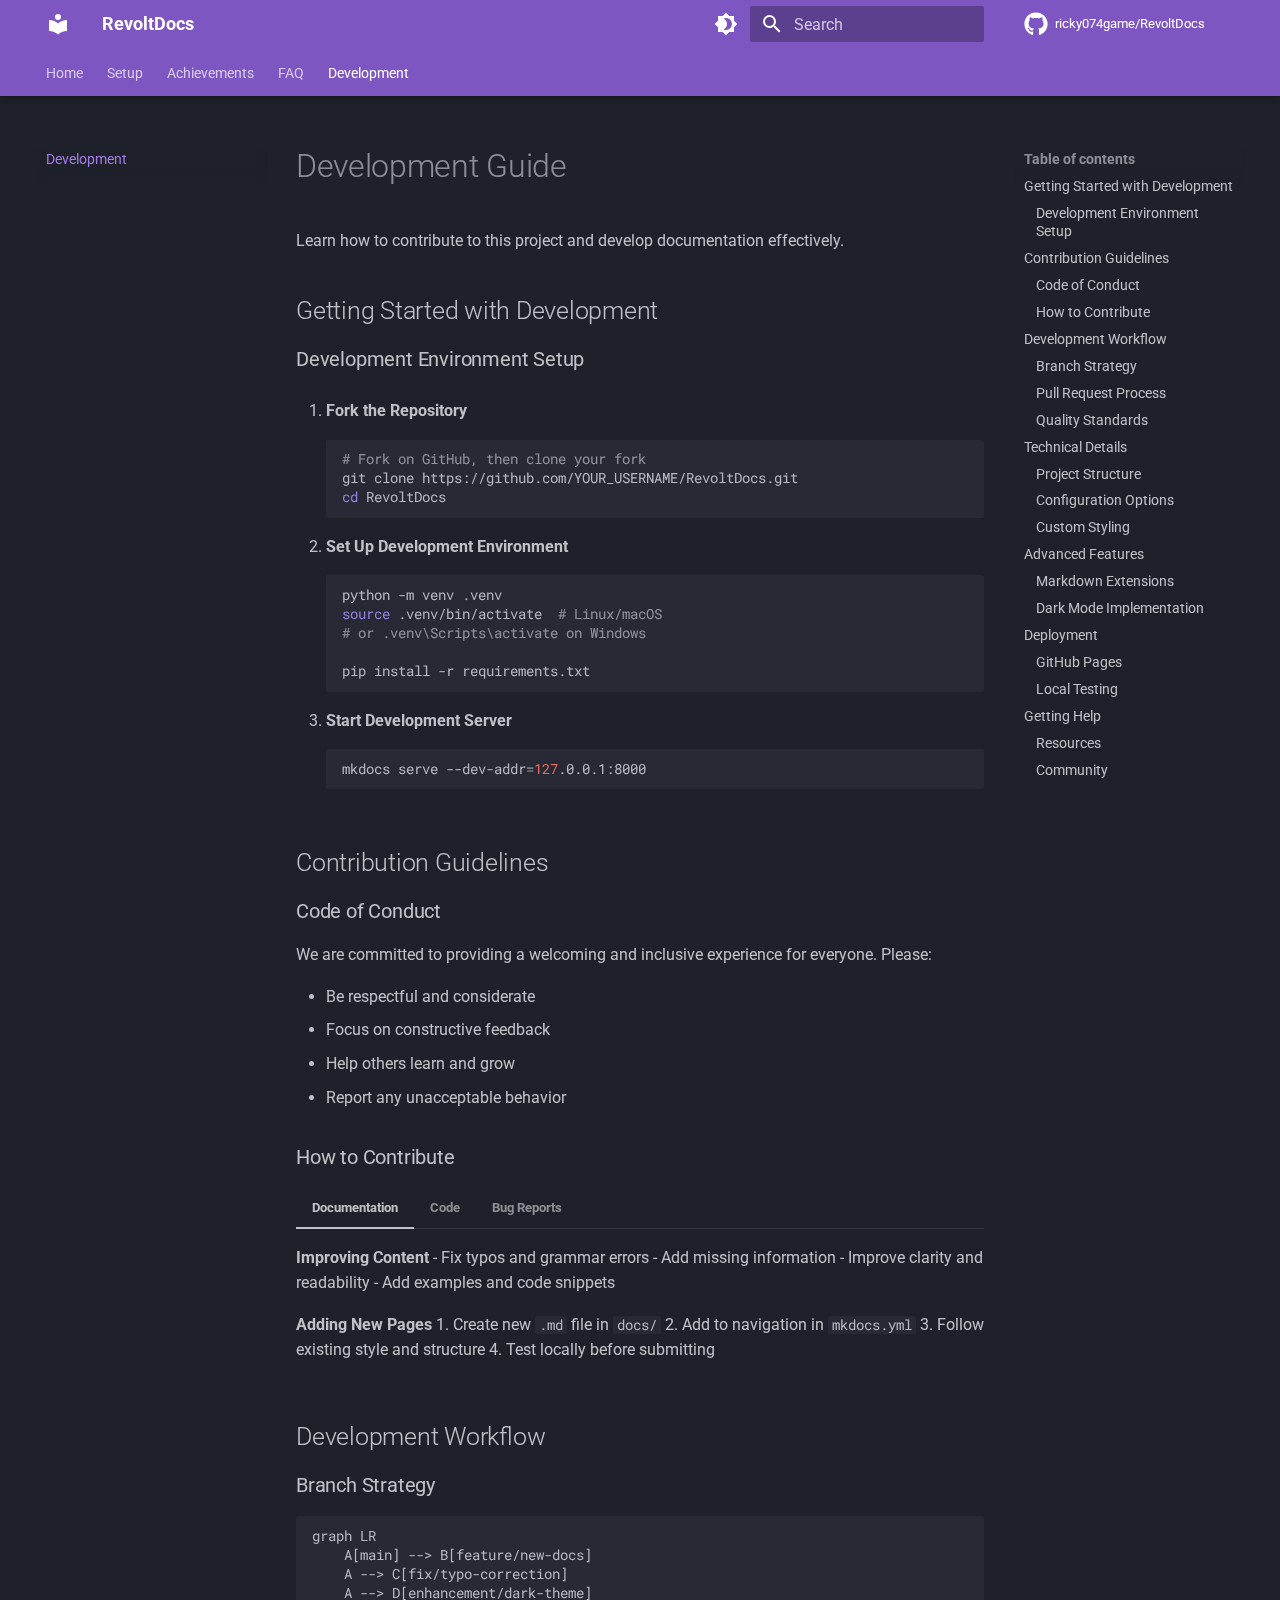
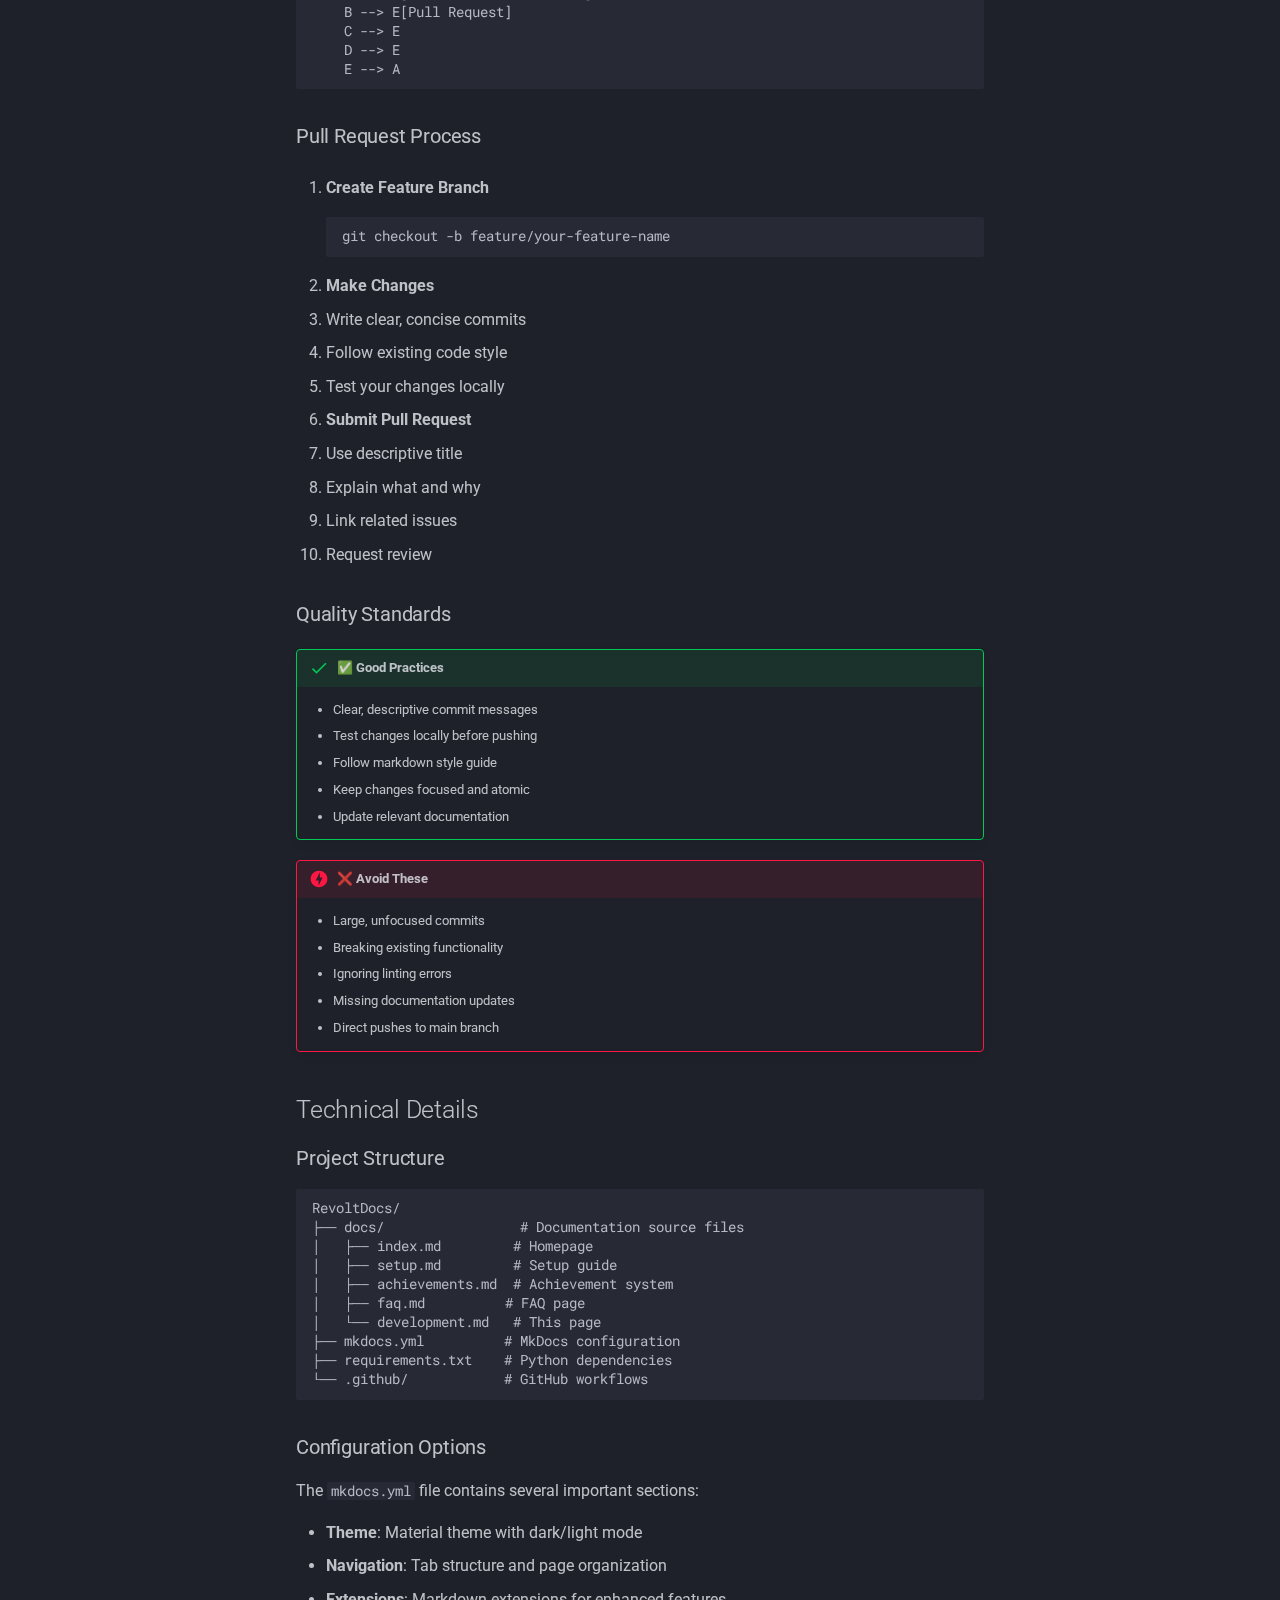
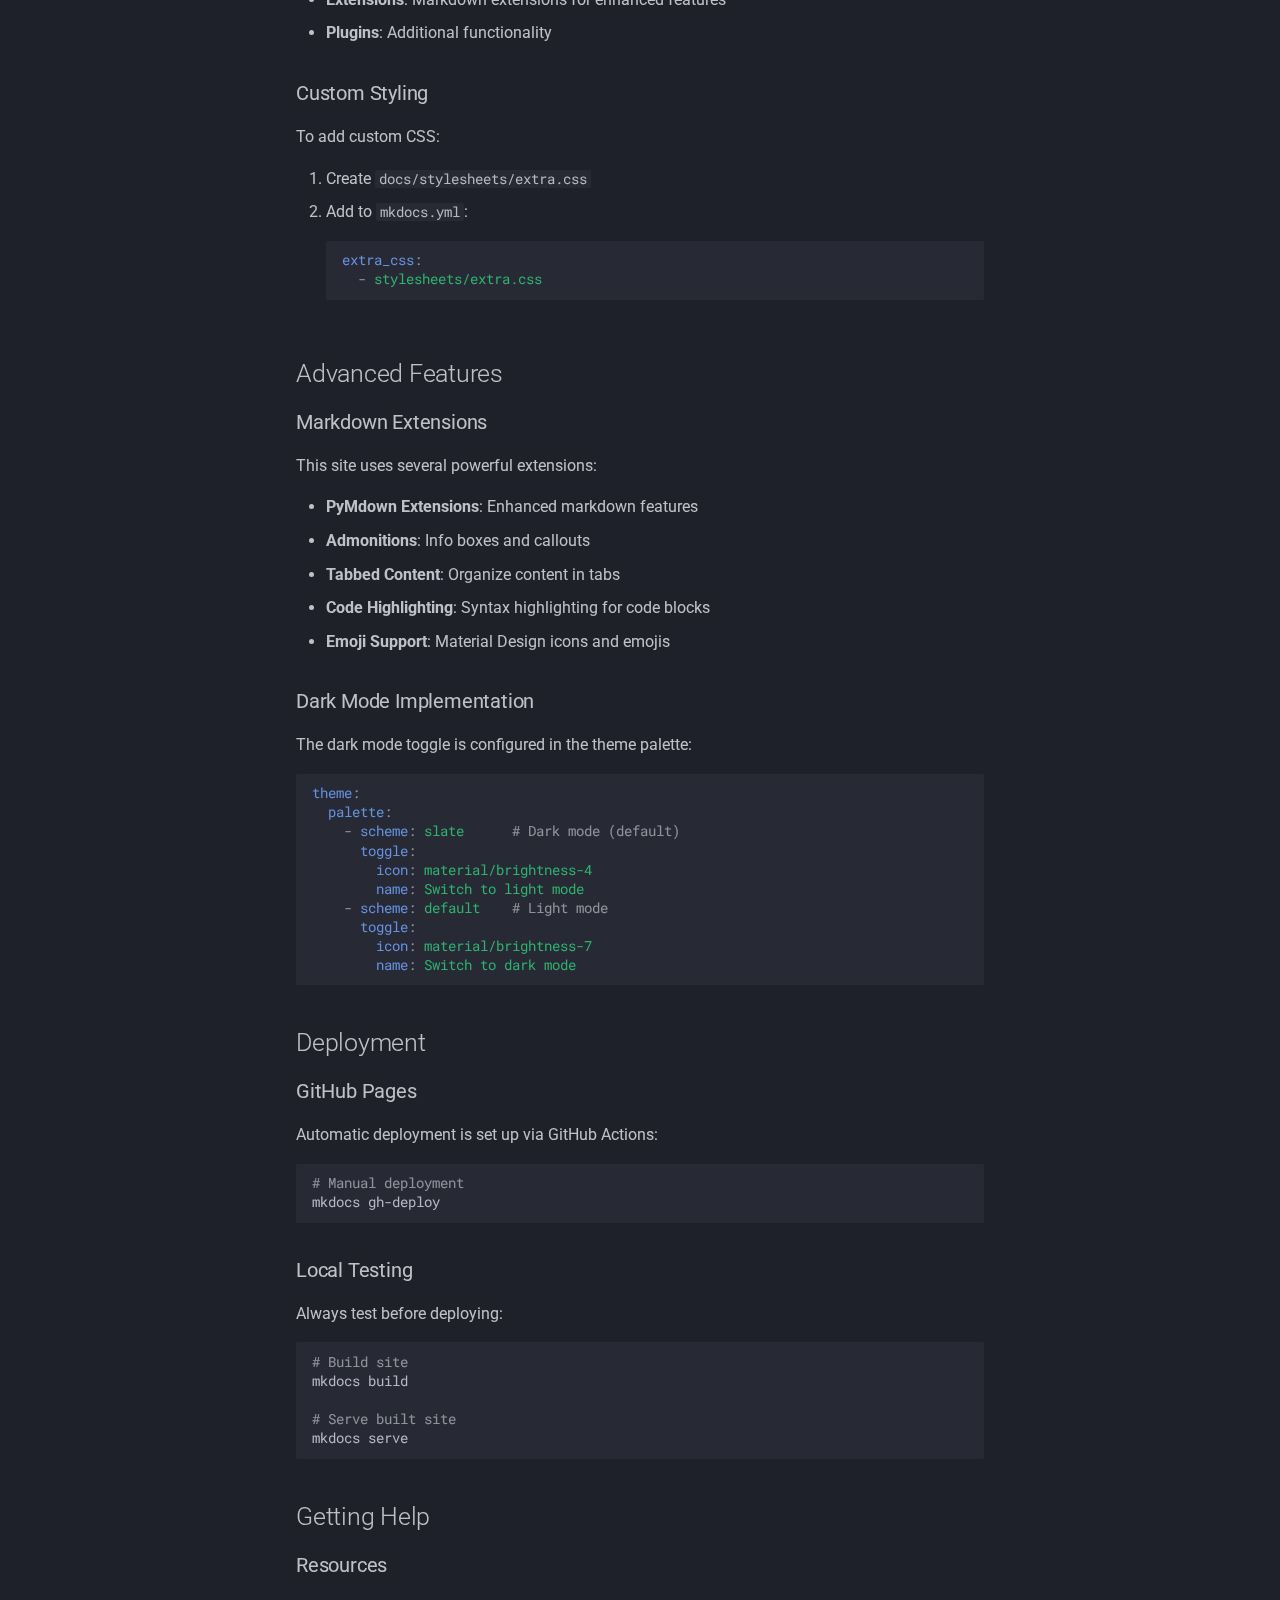
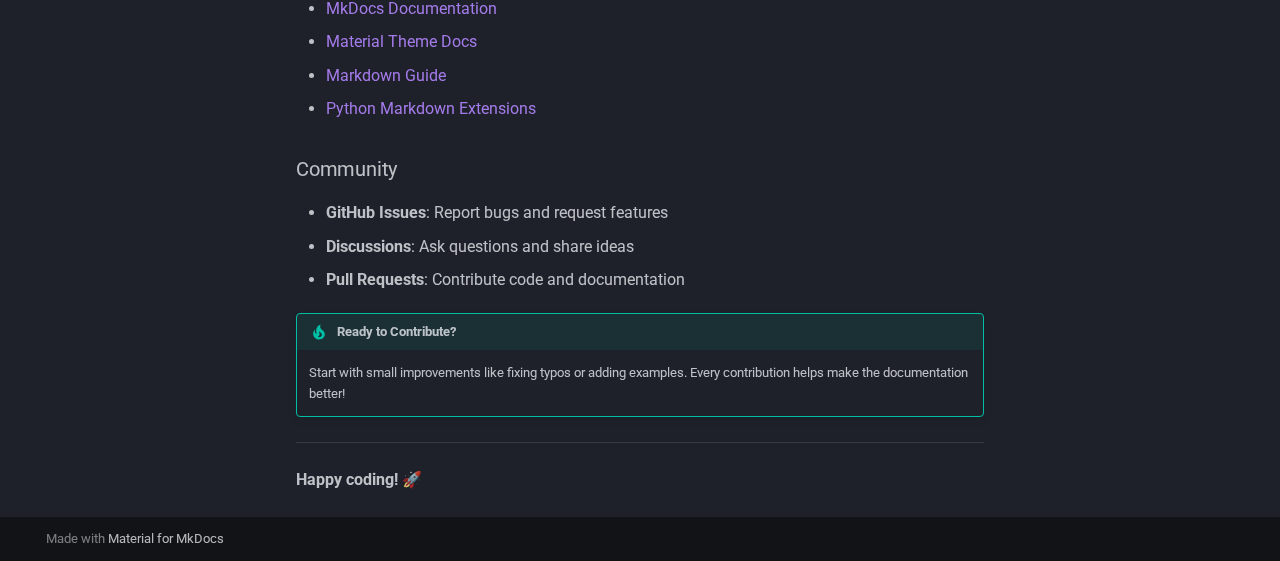
<file: development/index.html>
<!doctype html>
<html lang="en" class="no-js">
  <head>
    
      <meta charset="utf-8">
      <meta name="viewport" content="width=device-width,initial-scale=1">
      
      
      
        <link rel="canonical" href="https://ricky074game.github.io/RevoltDocs/development/">
      
      
        <link rel="prev" href="../faq/">
      
      
      
      <link rel="icon" href="../assets/images/favicon.png">
      <meta name="generator" content="mkdocs-1.6.1, mkdocs-material-9.6.20">
    
    
      
        <title>Development - RevoltDocs</title>
      
    
    
      <link rel="stylesheet" href="../assets/stylesheets/main.e53b48f4.min.css">
      
        
        <link rel="stylesheet" href="../assets/stylesheets/palette.06af60db.min.css">
      
      


    
    
      
    
    
      
        
        
        <link rel="preconnect" href="https://fonts.gstatic.com" crossorigin>
        <link rel="stylesheet" href="https://fonts.googleapis.com/css?family=Roboto:300,300i,400,400i,700,700i%7CRoboto+Mono:400,400i,700,700i&display=fallback">
        <style>:root{--md-text-font:"Roboto";--md-code-font:"Roboto Mono"}</style>
      
    
    
    <script>__md_scope=new URL("..",location),__md_hash=e=>[...e].reduce(((e,_)=>(e<<5)-e+_.charCodeAt(0)),0),__md_get=(e,_=localStorage,t=__md_scope)=>JSON.parse(_.getItem(t.pathname+"."+e)),__md_set=(e,_,t=localStorage,a=__md_scope)=>{try{t.setItem(a.pathname+"."+e,JSON.stringify(_))}catch(e){}}</script>
    
      

    
    
    
  </head>
  
  
    
    
      
    
    
    
    
    <body dir="ltr" data-md-color-scheme="slate" data-md-color-primary="deep-purple" data-md-color-accent="purple">
  
    
    <input class="md-toggle" data-md-toggle="drawer" type="checkbox" id="__drawer" autocomplete="off">
    <input class="md-toggle" data-md-toggle="search" type="checkbox" id="__search" autocomplete="off">
    <label class="md-overlay" for="__drawer"></label>
    <div data-md-component="skip">
      
        
        <a href="#development-guide" class="md-skip">
          Skip to content
        </a>
      
    </div>
    <div data-md-component="announce">
      
    </div>
    
    
      

  

<header class="md-header md-header--shadow md-header--lifted" data-md-component="header">
  <nav class="md-header__inner md-grid" aria-label="Header">
    <a href=".." title="RevoltDocs" class="md-header__button md-logo" aria-label="RevoltDocs" data-md-component="logo">
      
  
  <svg xmlns="http://www.w3.org/2000/svg" viewBox="0 0 24 24"><path d="M12 8a3 3 0 0 0 3-3 3 3 0 0 0-3-3 3 3 0 0 0-3 3 3 3 0 0 0 3 3m0 3.54C9.64 9.35 6.5 8 3 8v11c3.5 0 6.64 1.35 9 3.54 2.36-2.19 5.5-3.54 9-3.54V8c-3.5 0-6.64 1.35-9 3.54"/></svg>

    </a>
    <label class="md-header__button md-icon" for="__drawer">
      
      <svg xmlns="http://www.w3.org/2000/svg" viewBox="0 0 24 24"><path d="M3 6h18v2H3zm0 5h18v2H3zm0 5h18v2H3z"/></svg>
    </label>
    <div class="md-header__title" data-md-component="header-title">
      <div class="md-header__ellipsis">
        <div class="md-header__topic">
          <span class="md-ellipsis">
            RevoltDocs
          </span>
        </div>
        <div class="md-header__topic" data-md-component="header-topic">
          <span class="md-ellipsis">
            
              Development
            
          </span>
        </div>
      </div>
    </div>
    
      
        <form class="md-header__option" data-md-component="palette">
  
    
    
    
    <input class="md-option" data-md-color-media="" data-md-color-scheme="slate" data-md-color-primary="deep-purple" data-md-color-accent="purple"  aria-label="Switch to light mode"  type="radio" name="__palette" id="__palette_0">
    
      <label class="md-header__button md-icon" title="Switch to light mode" for="__palette_1" hidden>
        <svg xmlns="http://www.w3.org/2000/svg" viewBox="0 0 24 24"><path d="M12 18c-.89 0-1.74-.2-2.5-.55C11.56 16.5 13 14.42 13 12s-1.44-4.5-3.5-5.45C10.26 6.2 11.11 6 12 6a6 6 0 0 1 6 6 6 6 0 0 1-6 6m8-9.31V4h-4.69L12 .69 8.69 4H4v4.69L.69 12 4 15.31V20h4.69L12 23.31 15.31 20H20v-4.69L23.31 12z"/></svg>
      </label>
    
  
    
    
    
    <input class="md-option" data-md-color-media="" data-md-color-scheme="default" data-md-color-primary="deep-purple" data-md-color-accent="purple"  aria-label="Switch to dark mode"  type="radio" name="__palette" id="__palette_1">
    
      <label class="md-header__button md-icon" title="Switch to dark mode" for="__palette_0" hidden>
        <svg xmlns="http://www.w3.org/2000/svg" viewBox="0 0 24 24"><path d="M12 8a4 4 0 0 0-4 4 4 4 0 0 0 4 4 4 4 0 0 0 4-4 4 4 0 0 0-4-4m0 10a6 6 0 0 1-6-6 6 6 0 0 1 6-6 6 6 0 0 1 6 6 6 6 0 0 1-6 6m8-9.31V4h-4.69L12 .69 8.69 4H4v4.69L.69 12 4 15.31V20h4.69L12 23.31 15.31 20H20v-4.69L23.31 12z"/></svg>
      </label>
    
  
</form>
      
    
    
      <script>var palette=__md_get("__palette");if(palette&&palette.color){if("(prefers-color-scheme)"===palette.color.media){var media=matchMedia("(prefers-color-scheme: light)"),input=document.querySelector(media.matches?"[data-md-color-media='(prefers-color-scheme: light)']":"[data-md-color-media='(prefers-color-scheme: dark)']");palette.color.media=input.getAttribute("data-md-color-media"),palette.color.scheme=input.getAttribute("data-md-color-scheme"),palette.color.primary=input.getAttribute("data-md-color-primary"),palette.color.accent=input.getAttribute("data-md-color-accent")}for(var[key,value]of Object.entries(palette.color))document.body.setAttribute("data-md-color-"+key,value)}</script>
    
    
    
      
      
        <label class="md-header__button md-icon" for="__search">
          
          <svg xmlns="http://www.w3.org/2000/svg" viewBox="0 0 24 24"><path d="M9.5 3A6.5 6.5 0 0 1 16 9.5c0 1.61-.59 3.09-1.56 4.23l.27.27h.79l5 5-1.5 1.5-5-5v-.79l-.27-.27A6.52 6.52 0 0 1 9.5 16 6.5 6.5 0 0 1 3 9.5 6.5 6.5 0 0 1 9.5 3m0 2C7 5 5 7 5 9.5S7 14 9.5 14 14 12 14 9.5 12 5 9.5 5"/></svg>
        </label>
        <div class="md-search" data-md-component="search" role="dialog">
  <label class="md-search__overlay" for="__search"></label>
  <div class="md-search__inner" role="search">
    <form class="md-search__form" name="search">
      <input type="text" class="md-search__input" name="query" aria-label="Search" placeholder="Search" autocapitalize="off" autocorrect="off" autocomplete="off" spellcheck="false" data-md-component="search-query" required>
      <label class="md-search__icon md-icon" for="__search">
        
        <svg xmlns="http://www.w3.org/2000/svg" viewBox="0 0 24 24"><path d="M9.5 3A6.5 6.5 0 0 1 16 9.5c0 1.61-.59 3.09-1.56 4.23l.27.27h.79l5 5-1.5 1.5-5-5v-.79l-.27-.27A6.52 6.52 0 0 1 9.5 16 6.5 6.5 0 0 1 3 9.5 6.5 6.5 0 0 1 9.5 3m0 2C7 5 5 7 5 9.5S7 14 9.5 14 14 12 14 9.5 12 5 9.5 5"/></svg>
        
        <svg xmlns="http://www.w3.org/2000/svg" viewBox="0 0 24 24"><path d="M20 11v2H8l5.5 5.5-1.42 1.42L4.16 12l7.92-7.92L13.5 5.5 8 11z"/></svg>
      </label>
      <nav class="md-search__options" aria-label="Search">
        
          <a href="javascript:void(0)" class="md-search__icon md-icon" title="Share" aria-label="Share" data-clipboard data-clipboard-text="" data-md-component="search-share" tabindex="-1">
            
            <svg xmlns="http://www.w3.org/2000/svg" viewBox="0 0 24 24"><path d="M18 16.08c-.76 0-1.44.3-1.96.77L8.91 12.7c.05-.23.09-.46.09-.7s-.04-.47-.09-.7l7.05-4.11c.54.5 1.25.81 2.04.81a3 3 0 0 0 3-3 3 3 0 0 0-3-3 3 3 0 0 0-3 3c0 .24.04.47.09.7L8.04 9.81C7.5 9.31 6.79 9 6 9a3 3 0 0 0-3 3 3 3 0 0 0 3 3c.79 0 1.5-.31 2.04-.81l7.12 4.15c-.05.21-.08.43-.08.66 0 1.61 1.31 2.91 2.92 2.91s2.92-1.3 2.92-2.91A2.92 2.92 0 0 0 18 16.08"/></svg>
          </a>
        
        <button type="reset" class="md-search__icon md-icon" title="Clear" aria-label="Clear" tabindex="-1">
          
          <svg xmlns="http://www.w3.org/2000/svg" viewBox="0 0 24 24"><path d="M19 6.41 17.59 5 12 10.59 6.41 5 5 6.41 10.59 12 5 17.59 6.41 19 12 13.41 17.59 19 19 17.59 13.41 12z"/></svg>
        </button>
      </nav>
      
    </form>
    <div class="md-search__output">
      <div class="md-search__scrollwrap" tabindex="0" data-md-scrollfix>
        <div class="md-search-result" data-md-component="search-result">
          <div class="md-search-result__meta">
            Initializing search
          </div>
          <ol class="md-search-result__list" role="presentation"></ol>
        </div>
      </div>
    </div>
  </div>
</div>
      
    
    
      <div class="md-header__source">
        <a href="https://github.com/ricky074game/RevoltDocs" title="Go to repository" class="md-source" data-md-component="source">
  <div class="md-source__icon md-icon">
    
    <svg xmlns="http://www.w3.org/2000/svg" viewBox="0 0 512 512"><!--! Font Awesome Free 7.0.0 by @fontawesome - https://fontawesome.com License - https://fontawesome.com/license/free (Icons: CC BY 4.0, Fonts: SIL OFL 1.1, Code: MIT License) Copyright 2025 Fonticons, Inc.--><path d="M173.9 397.4c0 2-2.3 3.6-5.2 3.6-3.3.3-5.6-1.3-5.6-3.6 0-2 2.3-3.6 5.2-3.6 3-.3 5.6 1.3 5.6 3.6m-31.1-4.5c-.7 2 1.3 4.3 4.3 4.9 2.6 1 5.6 0 6.2-2s-1.3-4.3-4.3-5.2c-2.6-.7-5.5.3-6.2 2.3m44.2-1.7c-2.9.7-4.9 2.6-4.6 4.9.3 2 2.9 3.3 5.9 2.6 2.9-.7 4.9-2.6 4.6-4.6-.3-1.9-3-3.2-5.9-2.9M252.8 8C114.1 8 8 113.3 8 252c0 110.9 69.8 205.8 169.5 239.2 12.8 2.3 17.3-5.6 17.3-12.1 0-6.2-.3-40.4-.3-61.4 0 0-70 15-84.7-29.8 0 0-11.4-29.1-27.8-36.6 0 0-22.9-15.7 1.6-15.4 0 0 24.9 2 38.6 25.8 21.9 38.6 58.6 27.5 72.9 20.9 2.3-16 8.8-27.1 16-33.7-55.9-6.2-112.3-14.3-112.3-110.5 0-27.5 7.6-41.3 23.6-58.9-2.6-6.5-11.1-33.3 2.6-67.9 20.9-6.5 69 27 69 27 20-5.6 41.5-8.5 62.8-8.5s42.8 2.9 62.8 8.5c0 0 48.1-33.6 69-27 13.7 34.7 5.2 61.4 2.6 67.9 16 17.7 25.8 31.5 25.8 58.9 0 96.5-58.9 104.2-114.8 110.5 9.2 7.9 17 22.9 17 46.4 0 33.7-.3 75.4-.3 83.6 0 6.5 4.6 14.4 17.3 12.1C436.2 457.8 504 362.9 504 252 504 113.3 391.5 8 252.8 8M105.2 352.9c-1.3 1-1 3.3.7 5.2 1.6 1.6 3.9 2.3 5.2 1 1.3-1 1-3.3-.7-5.2-1.6-1.6-3.9-2.3-5.2-1m-10.8-8.1c-.7 1.3.3 2.9 2.3 3.9 1.6 1 3.6.7 4.3-.7.7-1.3-.3-2.9-2.3-3.9-2-.6-3.6-.3-4.3.7m32.4 35.6c-1.6 1.3-1 4.3 1.3 6.2 2.3 2.3 5.2 2.6 6.5 1 1.3-1.3.7-4.3-1.3-6.2-2.2-2.3-5.2-2.6-6.5-1m-11.4-14.7c-1.6 1-1.6 3.6 0 5.9s4.3 3.3 5.6 2.3c1.6-1.3 1.6-3.9 0-6.2-1.4-2.3-4-3.3-5.6-2"/></svg>
  </div>
  <div class="md-source__repository">
    ricky074game/RevoltDocs
  </div>
</a>
      </div>
    
  </nav>
  
    
      
<nav class="md-tabs" aria-label="Tabs" data-md-component="tabs">
  <div class="md-grid">
    <ul class="md-tabs__list">
      
        
  
  
  
  
    <li class="md-tabs__item">
      <a href=".." class="md-tabs__link">
        
  
  
    
  
  Home

      </a>
    </li>
  

      
        
  
  
  
  
    <li class="md-tabs__item">
      <a href="../setup/" class="md-tabs__link">
        
  
  
    
  
  Setup

      </a>
    </li>
  

      
        
  
  
  
  
    <li class="md-tabs__item">
      <a href="../achievements/" class="md-tabs__link">
        
  
  
    
  
  Achievements

      </a>
    </li>
  

      
        
  
  
  
  
    <li class="md-tabs__item">
      <a href="../faq/" class="md-tabs__link">
        
  
  
    
  
  FAQ

      </a>
    </li>
  

      
        
  
  
  
    
  
  
    <li class="md-tabs__item md-tabs__item--active">
      <a href="./" class="md-tabs__link">
        
  
  
    
  
  Development

      </a>
    </li>
  

      
    </ul>
  </div>
</nav>
    
  
</header>
    
    <div class="md-container" data-md-component="container">
      
      
        
      
      <main class="md-main" data-md-component="main">
        <div class="md-main__inner md-grid">
          
            
              
              <div class="md-sidebar md-sidebar--primary" data-md-component="sidebar" data-md-type="navigation" >
                <div class="md-sidebar__scrollwrap">
                  <div class="md-sidebar__inner">
                    


  


<nav class="md-nav md-nav--primary md-nav--lifted" aria-label="Navigation" data-md-level="0">
  <label class="md-nav__title" for="__drawer">
    <a href=".." title="RevoltDocs" class="md-nav__button md-logo" aria-label="RevoltDocs" data-md-component="logo">
      
  
  <svg xmlns="http://www.w3.org/2000/svg" viewBox="0 0 24 24"><path d="M12 8a3 3 0 0 0 3-3 3 3 0 0 0-3-3 3 3 0 0 0-3 3 3 3 0 0 0 3 3m0 3.54C9.64 9.35 6.5 8 3 8v11c3.5 0 6.64 1.35 9 3.54 2.36-2.19 5.5-3.54 9-3.54V8c-3.5 0-6.64 1.35-9 3.54"/></svg>

    </a>
    RevoltDocs
  </label>
  
    <div class="md-nav__source">
      <a href="https://github.com/ricky074game/RevoltDocs" title="Go to repository" class="md-source" data-md-component="source">
  <div class="md-source__icon md-icon">
    
    <svg xmlns="http://www.w3.org/2000/svg" viewBox="0 0 512 512"><!--! Font Awesome Free 7.0.0 by @fontawesome - https://fontawesome.com License - https://fontawesome.com/license/free (Icons: CC BY 4.0, Fonts: SIL OFL 1.1, Code: MIT License) Copyright 2025 Fonticons, Inc.--><path d="M173.9 397.4c0 2-2.3 3.6-5.2 3.6-3.3.3-5.6-1.3-5.6-3.6 0-2 2.3-3.6 5.2-3.6 3-.3 5.6 1.3 5.6 3.6m-31.1-4.5c-.7 2 1.3 4.3 4.3 4.9 2.6 1 5.6 0 6.2-2s-1.3-4.3-4.3-5.2c-2.6-.7-5.5.3-6.2 2.3m44.2-1.7c-2.9.7-4.9 2.6-4.6 4.9.3 2 2.9 3.3 5.9 2.6 2.9-.7 4.9-2.6 4.6-4.6-.3-1.9-3-3.2-5.9-2.9M252.8 8C114.1 8 8 113.3 8 252c0 110.9 69.8 205.8 169.5 239.2 12.8 2.3 17.3-5.6 17.3-12.1 0-6.2-.3-40.4-.3-61.4 0 0-70 15-84.7-29.8 0 0-11.4-29.1-27.8-36.6 0 0-22.9-15.7 1.6-15.4 0 0 24.9 2 38.6 25.8 21.9 38.6 58.6 27.5 72.9 20.9 2.3-16 8.8-27.1 16-33.7-55.9-6.2-112.3-14.3-112.3-110.5 0-27.5 7.6-41.3 23.6-58.9-2.6-6.5-11.1-33.3 2.6-67.9 20.9-6.5 69 27 69 27 20-5.6 41.5-8.5 62.8-8.5s42.8 2.9 62.8 8.5c0 0 48.1-33.6 69-27 13.7 34.7 5.2 61.4 2.6 67.9 16 17.7 25.8 31.5 25.8 58.9 0 96.5-58.9 104.2-114.8 110.5 9.2 7.9 17 22.9 17 46.4 0 33.7-.3 75.4-.3 83.6 0 6.5 4.6 14.4 17.3 12.1C436.2 457.8 504 362.9 504 252 504 113.3 391.5 8 252.8 8M105.2 352.9c-1.3 1-1 3.3.7 5.2 1.6 1.6 3.9 2.3 5.2 1 1.3-1 1-3.3-.7-5.2-1.6-1.6-3.9-2.3-5.2-1m-10.8-8.1c-.7 1.3.3 2.9 2.3 3.9 1.6 1 3.6.7 4.3-.7.7-1.3-.3-2.9-2.3-3.9-2-.6-3.6-.3-4.3.7m32.4 35.6c-1.6 1.3-1 4.3 1.3 6.2 2.3 2.3 5.2 2.6 6.5 1 1.3-1.3.7-4.3-1.3-6.2-2.2-2.3-5.2-2.6-6.5-1m-11.4-14.7c-1.6 1-1.6 3.6 0 5.9s4.3 3.3 5.6 2.3c1.6-1.3 1.6-3.9 0-6.2-1.4-2.3-4-3.3-5.6-2"/></svg>
  </div>
  <div class="md-source__repository">
    ricky074game/RevoltDocs
  </div>
</a>
    </div>
  
  <ul class="md-nav__list" data-md-scrollfix>
    
      
      
  
  
  
  
    <li class="md-nav__item">
      <a href=".." class="md-nav__link">
        
  
  
  <span class="md-ellipsis">
    Home
    
  </span>
  

      </a>
    </li>
  

    
      
      
  
  
  
  
    <li class="md-nav__item">
      <a href="../setup/" class="md-nav__link">
        
  
  
  <span class="md-ellipsis">
    Setup
    
  </span>
  

      </a>
    </li>
  

    
      
      
  
  
  
  
    <li class="md-nav__item">
      <a href="../achievements/" class="md-nav__link">
        
  
  
  <span class="md-ellipsis">
    Achievements
    
  </span>
  

      </a>
    </li>
  

    
      
      
  
  
  
  
    <li class="md-nav__item">
      <a href="../faq/" class="md-nav__link">
        
  
  
  <span class="md-ellipsis">
    FAQ
    
  </span>
  

      </a>
    </li>
  

    
      
      
  
  
    
  
  
  
    <li class="md-nav__item md-nav__item--active">
      
      <input class="md-nav__toggle md-toggle" type="checkbox" id="__toc">
      
      
        
      
      
        <label class="md-nav__link md-nav__link--active" for="__toc">
          
  
  
  <span class="md-ellipsis">
    Development
    
  </span>
  

          <span class="md-nav__icon md-icon"></span>
        </label>
      
      <a href="./" class="md-nav__link md-nav__link--active">
        
  
  
  <span class="md-ellipsis">
    Development
    
  </span>
  

      </a>
      
        

<nav class="md-nav md-nav--secondary" aria-label="Table of contents">
  
  
  
    
  
  
    <label class="md-nav__title" for="__toc">
      <span class="md-nav__icon md-icon"></span>
      Table of contents
    </label>
    <ul class="md-nav__list" data-md-component="toc" data-md-scrollfix>
      
        <li class="md-nav__item">
  <a href="#getting-started-with-development" class="md-nav__link">
    <span class="md-ellipsis">
      Getting Started with Development
    </span>
  </a>
  
    <nav class="md-nav" aria-label="Getting Started with Development">
      <ul class="md-nav__list">
        
          <li class="md-nav__item">
  <a href="#development-environment-setup" class="md-nav__link">
    <span class="md-ellipsis">
      Development Environment Setup
    </span>
  </a>
  
</li>
        
      </ul>
    </nav>
  
</li>
      
        <li class="md-nav__item">
  <a href="#contribution-guidelines" class="md-nav__link">
    <span class="md-ellipsis">
      Contribution Guidelines
    </span>
  </a>
  
    <nav class="md-nav" aria-label="Contribution Guidelines">
      <ul class="md-nav__list">
        
          <li class="md-nav__item">
  <a href="#code-of-conduct" class="md-nav__link">
    <span class="md-ellipsis">
      Code of Conduct
    </span>
  </a>
  
</li>
        
          <li class="md-nav__item">
  <a href="#how-to-contribute" class="md-nav__link">
    <span class="md-ellipsis">
      How to Contribute
    </span>
  </a>
  
</li>
        
      </ul>
    </nav>
  
</li>
      
        <li class="md-nav__item">
  <a href="#development-workflow" class="md-nav__link">
    <span class="md-ellipsis">
      Development Workflow
    </span>
  </a>
  
    <nav class="md-nav" aria-label="Development Workflow">
      <ul class="md-nav__list">
        
          <li class="md-nav__item">
  <a href="#branch-strategy" class="md-nav__link">
    <span class="md-ellipsis">
      Branch Strategy
    </span>
  </a>
  
</li>
        
          <li class="md-nav__item">
  <a href="#pull-request-process" class="md-nav__link">
    <span class="md-ellipsis">
      Pull Request Process
    </span>
  </a>
  
</li>
        
          <li class="md-nav__item">
  <a href="#quality-standards" class="md-nav__link">
    <span class="md-ellipsis">
      Quality Standards
    </span>
  </a>
  
</li>
        
      </ul>
    </nav>
  
</li>
      
        <li class="md-nav__item">
  <a href="#technical-details" class="md-nav__link">
    <span class="md-ellipsis">
      Technical Details
    </span>
  </a>
  
    <nav class="md-nav" aria-label="Technical Details">
      <ul class="md-nav__list">
        
          <li class="md-nav__item">
  <a href="#project-structure" class="md-nav__link">
    <span class="md-ellipsis">
      Project Structure
    </span>
  </a>
  
</li>
        
          <li class="md-nav__item">
  <a href="#configuration-options" class="md-nav__link">
    <span class="md-ellipsis">
      Configuration Options
    </span>
  </a>
  
</li>
        
          <li class="md-nav__item">
  <a href="#custom-styling" class="md-nav__link">
    <span class="md-ellipsis">
      Custom Styling
    </span>
  </a>
  
</li>
        
      </ul>
    </nav>
  
</li>
      
        <li class="md-nav__item">
  <a href="#advanced-features" class="md-nav__link">
    <span class="md-ellipsis">
      Advanced Features
    </span>
  </a>
  
    <nav class="md-nav" aria-label="Advanced Features">
      <ul class="md-nav__list">
        
          <li class="md-nav__item">
  <a href="#markdown-extensions" class="md-nav__link">
    <span class="md-ellipsis">
      Markdown Extensions
    </span>
  </a>
  
</li>
        
          <li class="md-nav__item">
  <a href="#dark-mode-implementation" class="md-nav__link">
    <span class="md-ellipsis">
      Dark Mode Implementation
    </span>
  </a>
  
</li>
        
      </ul>
    </nav>
  
</li>
      
        <li class="md-nav__item">
  <a href="#deployment" class="md-nav__link">
    <span class="md-ellipsis">
      Deployment
    </span>
  </a>
  
    <nav class="md-nav" aria-label="Deployment">
      <ul class="md-nav__list">
        
          <li class="md-nav__item">
  <a href="#github-pages" class="md-nav__link">
    <span class="md-ellipsis">
      GitHub Pages
    </span>
  </a>
  
</li>
        
          <li class="md-nav__item">
  <a href="#local-testing" class="md-nav__link">
    <span class="md-ellipsis">
      Local Testing
    </span>
  </a>
  
</li>
        
      </ul>
    </nav>
  
</li>
      
        <li class="md-nav__item">
  <a href="#getting-help" class="md-nav__link">
    <span class="md-ellipsis">
      Getting Help
    </span>
  </a>
  
    <nav class="md-nav" aria-label="Getting Help">
      <ul class="md-nav__list">
        
          <li class="md-nav__item">
  <a href="#resources" class="md-nav__link">
    <span class="md-ellipsis">
      Resources
    </span>
  </a>
  
</li>
        
          <li class="md-nav__item">
  <a href="#community" class="md-nav__link">
    <span class="md-ellipsis">
      Community
    </span>
  </a>
  
</li>
        
      </ul>
    </nav>
  
</li>
      
    </ul>
  
</nav>
      
    </li>
  

    
  </ul>
</nav>
                  </div>
                </div>
              </div>
            
            
              
              <div class="md-sidebar md-sidebar--secondary" data-md-component="sidebar" data-md-type="toc" >
                <div class="md-sidebar__scrollwrap">
                  <div class="md-sidebar__inner">
                    

<nav class="md-nav md-nav--secondary" aria-label="Table of contents">
  
  
  
    
  
  
    <label class="md-nav__title" for="__toc">
      <span class="md-nav__icon md-icon"></span>
      Table of contents
    </label>
    <ul class="md-nav__list" data-md-component="toc" data-md-scrollfix>
      
        <li class="md-nav__item">
  <a href="#getting-started-with-development" class="md-nav__link">
    <span class="md-ellipsis">
      Getting Started with Development
    </span>
  </a>
  
    <nav class="md-nav" aria-label="Getting Started with Development">
      <ul class="md-nav__list">
        
          <li class="md-nav__item">
  <a href="#development-environment-setup" class="md-nav__link">
    <span class="md-ellipsis">
      Development Environment Setup
    </span>
  </a>
  
</li>
        
      </ul>
    </nav>
  
</li>
      
        <li class="md-nav__item">
  <a href="#contribution-guidelines" class="md-nav__link">
    <span class="md-ellipsis">
      Contribution Guidelines
    </span>
  </a>
  
    <nav class="md-nav" aria-label="Contribution Guidelines">
      <ul class="md-nav__list">
        
          <li class="md-nav__item">
  <a href="#code-of-conduct" class="md-nav__link">
    <span class="md-ellipsis">
      Code of Conduct
    </span>
  </a>
  
</li>
        
          <li class="md-nav__item">
  <a href="#how-to-contribute" class="md-nav__link">
    <span class="md-ellipsis">
      How to Contribute
    </span>
  </a>
  
</li>
        
      </ul>
    </nav>
  
</li>
      
        <li class="md-nav__item">
  <a href="#development-workflow" class="md-nav__link">
    <span class="md-ellipsis">
      Development Workflow
    </span>
  </a>
  
    <nav class="md-nav" aria-label="Development Workflow">
      <ul class="md-nav__list">
        
          <li class="md-nav__item">
  <a href="#branch-strategy" class="md-nav__link">
    <span class="md-ellipsis">
      Branch Strategy
    </span>
  </a>
  
</li>
        
          <li class="md-nav__item">
  <a href="#pull-request-process" class="md-nav__link">
    <span class="md-ellipsis">
      Pull Request Process
    </span>
  </a>
  
</li>
        
          <li class="md-nav__item">
  <a href="#quality-standards" class="md-nav__link">
    <span class="md-ellipsis">
      Quality Standards
    </span>
  </a>
  
</li>
        
      </ul>
    </nav>
  
</li>
      
        <li class="md-nav__item">
  <a href="#technical-details" class="md-nav__link">
    <span class="md-ellipsis">
      Technical Details
    </span>
  </a>
  
    <nav class="md-nav" aria-label="Technical Details">
      <ul class="md-nav__list">
        
          <li class="md-nav__item">
  <a href="#project-structure" class="md-nav__link">
    <span class="md-ellipsis">
      Project Structure
    </span>
  </a>
  
</li>
        
          <li class="md-nav__item">
  <a href="#configuration-options" class="md-nav__link">
    <span class="md-ellipsis">
      Configuration Options
    </span>
  </a>
  
</li>
        
          <li class="md-nav__item">
  <a href="#custom-styling" class="md-nav__link">
    <span class="md-ellipsis">
      Custom Styling
    </span>
  </a>
  
</li>
        
      </ul>
    </nav>
  
</li>
      
        <li class="md-nav__item">
  <a href="#advanced-features" class="md-nav__link">
    <span class="md-ellipsis">
      Advanced Features
    </span>
  </a>
  
    <nav class="md-nav" aria-label="Advanced Features">
      <ul class="md-nav__list">
        
          <li class="md-nav__item">
  <a href="#markdown-extensions" class="md-nav__link">
    <span class="md-ellipsis">
      Markdown Extensions
    </span>
  </a>
  
</li>
        
          <li class="md-nav__item">
  <a href="#dark-mode-implementation" class="md-nav__link">
    <span class="md-ellipsis">
      Dark Mode Implementation
    </span>
  </a>
  
</li>
        
      </ul>
    </nav>
  
</li>
      
        <li class="md-nav__item">
  <a href="#deployment" class="md-nav__link">
    <span class="md-ellipsis">
      Deployment
    </span>
  </a>
  
    <nav class="md-nav" aria-label="Deployment">
      <ul class="md-nav__list">
        
          <li class="md-nav__item">
  <a href="#github-pages" class="md-nav__link">
    <span class="md-ellipsis">
      GitHub Pages
    </span>
  </a>
  
</li>
        
          <li class="md-nav__item">
  <a href="#local-testing" class="md-nav__link">
    <span class="md-ellipsis">
      Local Testing
    </span>
  </a>
  
</li>
        
      </ul>
    </nav>
  
</li>
      
        <li class="md-nav__item">
  <a href="#getting-help" class="md-nav__link">
    <span class="md-ellipsis">
      Getting Help
    </span>
  </a>
  
    <nav class="md-nav" aria-label="Getting Help">
      <ul class="md-nav__list">
        
          <li class="md-nav__item">
  <a href="#resources" class="md-nav__link">
    <span class="md-ellipsis">
      Resources
    </span>
  </a>
  
</li>
        
          <li class="md-nav__item">
  <a href="#community" class="md-nav__link">
    <span class="md-ellipsis">
      Community
    </span>
  </a>
  
</li>
        
      </ul>
    </nav>
  
</li>
      
    </ul>
  
</nav>
                  </div>
                </div>
              </div>
            
          
          
            <div class="md-content" data-md-component="content">
              <article class="md-content__inner md-typeset">
                
                  


  
  


<h1 id="development-guide">Development Guide</h1>
<p>Learn how to contribute to this project and develop documentation effectively.</p>
<h2 id="getting-started-with-development">Getting Started with Development</h2>
<h3 id="development-environment-setup">Development Environment Setup</h3>
<ol>
<li>
<p><strong>Fork the Repository</strong>
   <div class="highlight"><pre><span></span><code><a id="__codelineno-0-1" name="__codelineno-0-1" href="#__codelineno-0-1"></a><span class="c1"># Fork on GitHub, then clone your fork</span>
<a id="__codelineno-0-2" name="__codelineno-0-2" href="#__codelineno-0-2"></a>git<span class="w"> </span>clone<span class="w"> </span>https://github.com/YOUR_USERNAME/RevoltDocs.git
<a id="__codelineno-0-3" name="__codelineno-0-3" href="#__codelineno-0-3"></a><span class="nb">cd</span><span class="w"> </span>RevoltDocs
</code></pre></div></p>
</li>
<li>
<p><strong>Set Up Development Environment</strong>
   <div class="highlight"><pre><span></span><code><a id="__codelineno-1-1" name="__codelineno-1-1" href="#__codelineno-1-1"></a>python<span class="w"> </span>-m<span class="w"> </span>venv<span class="w"> </span>.venv
<a id="__codelineno-1-2" name="__codelineno-1-2" href="#__codelineno-1-2"></a><span class="nb">source</span><span class="w"> </span>.venv/bin/activate<span class="w">  </span><span class="c1"># Linux/macOS</span>
<a id="__codelineno-1-3" name="__codelineno-1-3" href="#__codelineno-1-3"></a><span class="c1"># or .venv\Scripts\activate on Windows</span>
<a id="__codelineno-1-4" name="__codelineno-1-4" href="#__codelineno-1-4"></a>
<a id="__codelineno-1-5" name="__codelineno-1-5" href="#__codelineno-1-5"></a>pip<span class="w"> </span>install<span class="w"> </span>-r<span class="w"> </span>requirements.txt
</code></pre></div></p>
</li>
<li>
<p><strong>Start Development Server</strong>
   <div class="highlight"><pre><span></span><code><a id="__codelineno-2-1" name="__codelineno-2-1" href="#__codelineno-2-1"></a>mkdocs<span class="w"> </span>serve<span class="w"> </span>--dev-addr<span class="o">=</span><span class="m">127</span>.0.0.1:8000
</code></pre></div></p>
</li>
</ol>
<h2 id="contribution-guidelines">Contribution Guidelines</h2>
<h3 id="code-of-conduct">Code of Conduct</h3>
<p>We are committed to providing a welcoming and inclusive experience for everyone. Please:</p>
<ul>
<li>Be respectful and considerate</li>
<li>Focus on constructive feedback</li>
<li>Help others learn and grow</li>
<li>Report any unacceptable behavior</li>
</ul>
<h3 id="how-to-contribute">How to Contribute</h3>
<div class="tabbed-set tabbed-alternate" data-tabs="1:3"><input checked="checked" id="__tabbed_1_1" name="__tabbed_1" type="radio" /><input id="__tabbed_1_2" name="__tabbed_1" type="radio" /><input id="__tabbed_1_3" name="__tabbed_1" type="radio" /><div class="tabbed-labels"><label for="__tabbed_1_1">Documentation</label><label for="__tabbed_1_2">Code</label><label for="__tabbed_1_3">Bug Reports</label></div>
<div class="tabbed-content">
<div class="tabbed-block">
<p><strong>Improving Content</strong>
- Fix typos and grammar errors
- Add missing information
- Improve clarity and readability
- Add examples and code snippets</p>
<p><strong>Adding New Pages</strong>
1. Create new <code>.md</code> file in <code>docs/</code>
2. Add to navigation in <code>mkdocs.yml</code>
3. Follow existing style and structure
4. Test locally before submitting</p>
</div>
<div class="tabbed-block">
<p><strong>MkDocs Configuration</strong>
- Theme customization
- Plugin integration
- Navigation improvements
- Search optimization</p>
<p><strong>Custom Styling</strong>
- CSS customizations
- Theme overrides
- Responsive design improvements</p>
</div>
<div class="tabbed-block">
<p><strong>When Reporting Issues</strong>
- Use the issue template
- Include steps to reproduce
- Provide system information
- Add screenshots if helpful</p>
<p><strong>Before Submitting</strong>
- Search existing issues
- Check if it's already fixed
- Try to reproduce on different browsers</p>
</div>
</div>
</div>
<h2 id="development-workflow">Development Workflow</h2>
<h3 id="branch-strategy">Branch Strategy</h3>
<div class="highlight"><pre><span></span><code><a id="__codelineno-3-1" name="__codelineno-3-1" href="#__codelineno-3-1"></a>graph LR
<a id="__codelineno-3-2" name="__codelineno-3-2" href="#__codelineno-3-2"></a>    A[main] --&gt; B[feature/new-docs]
<a id="__codelineno-3-3" name="__codelineno-3-3" href="#__codelineno-3-3"></a>    A --&gt; C[fix/typo-correction]
<a id="__codelineno-3-4" name="__codelineno-3-4" href="#__codelineno-3-4"></a>    A --&gt; D[enhancement/dark-theme]
<a id="__codelineno-3-5" name="__codelineno-3-5" href="#__codelineno-3-5"></a>    B --&gt; E[Pull Request]
<a id="__codelineno-3-6" name="__codelineno-3-6" href="#__codelineno-3-6"></a>    C --&gt; E
<a id="__codelineno-3-7" name="__codelineno-3-7" href="#__codelineno-3-7"></a>    D --&gt; E
<a id="__codelineno-3-8" name="__codelineno-3-8" href="#__codelineno-3-8"></a>    E --&gt; A
</code></pre></div>
<h3 id="pull-request-process">Pull Request Process</h3>
<ol>
<li>
<p><strong>Create Feature Branch</strong>
   <div class="highlight"><pre><span></span><code><a id="__codelineno-4-1" name="__codelineno-4-1" href="#__codelineno-4-1"></a>git<span class="w"> </span>checkout<span class="w"> </span>-b<span class="w"> </span>feature/your-feature-name
</code></pre></div></p>
</li>
<li>
<p><strong>Make Changes</strong></p>
</li>
<li>Write clear, concise commits</li>
<li>Follow existing code style</li>
<li>
<p>Test your changes locally</p>
</li>
<li>
<p><strong>Submit Pull Request</strong></p>
</li>
<li>Use descriptive title</li>
<li>Explain what and why</li>
<li>Link related issues</li>
<li>Request review</li>
</ol>
<h3 id="quality-standards">Quality Standards</h3>
<div class="admonition success">
<p class="admonition-title">✅ Good Practices</p>
<ul>
<li>Clear, descriptive commit messages</li>
<li>Test changes locally before pushing</li>
<li>Follow markdown style guide</li>
<li>Keep changes focused and atomic</li>
<li>Update relevant documentation</li>
</ul>
</div>
<div class="admonition danger">
<p class="admonition-title">❌ Avoid These</p>
<ul>
<li>Large, unfocused commits</li>
<li>Breaking existing functionality</li>
<li>Ignoring linting errors</li>
<li>Missing documentation updates</li>
<li>Direct pushes to main branch</li>
</ul>
</div>
<h2 id="technical-details">Technical Details</h2>
<h3 id="project-structure">Project Structure</h3>
<div class="highlight"><pre><span></span><code><a id="__codelineno-5-1" name="__codelineno-5-1" href="#__codelineno-5-1"></a>RevoltDocs/
<a id="__codelineno-5-2" name="__codelineno-5-2" href="#__codelineno-5-2"></a>├── docs/                 # Documentation source files
<a id="__codelineno-5-3" name="__codelineno-5-3" href="#__codelineno-5-3"></a>│   ├── index.md         # Homepage
<a id="__codelineno-5-4" name="__codelineno-5-4" href="#__codelineno-5-4"></a>│   ├── setup.md         # Setup guide
<a id="__codelineno-5-5" name="__codelineno-5-5" href="#__codelineno-5-5"></a>│   ├── achievements.md  # Achievement system
<a id="__codelineno-5-6" name="__codelineno-5-6" href="#__codelineno-5-6"></a>│   ├── faq.md          # FAQ page
<a id="__codelineno-5-7" name="__codelineno-5-7" href="#__codelineno-5-7"></a>│   └── development.md   # This page
<a id="__codelineno-5-8" name="__codelineno-5-8" href="#__codelineno-5-8"></a>├── mkdocs.yml          # MkDocs configuration
<a id="__codelineno-5-9" name="__codelineno-5-9" href="#__codelineno-5-9"></a>├── requirements.txt    # Python dependencies
<a id="__codelineno-5-10" name="__codelineno-5-10" href="#__codelineno-5-10"></a>└── .github/            # GitHub workflows
</code></pre></div>
<h3 id="configuration-options">Configuration Options</h3>
<p>The <code>mkdocs.yml</code> file contains several important sections:</p>
<ul>
<li><strong>Theme</strong>: Material theme with dark/light mode</li>
<li><strong>Navigation</strong>: Tab structure and page organization</li>
<li><strong>Extensions</strong>: Markdown extensions for enhanced features</li>
<li><strong>Plugins</strong>: Additional functionality</li>
</ul>
<h3 id="custom-styling">Custom Styling</h3>
<p>To add custom CSS:</p>
<ol>
<li>Create <code>docs/stylesheets/extra.css</code></li>
<li>Add to <code>mkdocs.yml</code>:
   <div class="highlight"><pre><span></span><code><a id="__codelineno-6-1" name="__codelineno-6-1" href="#__codelineno-6-1"></a><span class="nt">extra_css</span><span class="p">:</span>
<a id="__codelineno-6-2" name="__codelineno-6-2" href="#__codelineno-6-2"></a><span class="w">  </span><span class="p p-Indicator">-</span><span class="w"> </span><span class="l l-Scalar l-Scalar-Plain">stylesheets/extra.css</span>
</code></pre></div></li>
</ol>
<h2 id="advanced-features">Advanced Features</h2>
<h3 id="markdown-extensions">Markdown Extensions</h3>
<p>This site uses several powerful extensions:</p>
<ul>
<li><strong>PyMdown Extensions</strong>: Enhanced markdown features</li>
<li><strong>Admonitions</strong>: Info boxes and callouts  </li>
<li><strong>Tabbed Content</strong>: Organize content in tabs</li>
<li><strong>Code Highlighting</strong>: Syntax highlighting for code blocks</li>
<li><strong>Emoji Support</strong>: Material Design icons and emojis</li>
</ul>
<h3 id="dark-mode-implementation">Dark Mode Implementation</h3>
<p>The dark mode toggle is configured in the theme palette:</p>
<div class="highlight"><pre><span></span><code><a id="__codelineno-7-1" name="__codelineno-7-1" href="#__codelineno-7-1"></a><span class="nt">theme</span><span class="p">:</span>
<a id="__codelineno-7-2" name="__codelineno-7-2" href="#__codelineno-7-2"></a><span class="w">  </span><span class="nt">palette</span><span class="p">:</span>
<a id="__codelineno-7-3" name="__codelineno-7-3" href="#__codelineno-7-3"></a><span class="w">    </span><span class="p p-Indicator">-</span><span class="w"> </span><span class="nt">scheme</span><span class="p">:</span><span class="w"> </span><span class="l l-Scalar l-Scalar-Plain">slate</span><span class="w">      </span><span class="c1"># Dark mode (default)</span>
<a id="__codelineno-7-4" name="__codelineno-7-4" href="#__codelineno-7-4"></a><span class="w">      </span><span class="nt">toggle</span><span class="p">:</span>
<a id="__codelineno-7-5" name="__codelineno-7-5" href="#__codelineno-7-5"></a><span class="w">        </span><span class="nt">icon</span><span class="p">:</span><span class="w"> </span><span class="l l-Scalar l-Scalar-Plain">material/brightness-4</span>
<a id="__codelineno-7-6" name="__codelineno-7-6" href="#__codelineno-7-6"></a><span class="w">        </span><span class="nt">name</span><span class="p">:</span><span class="w"> </span><span class="l l-Scalar l-Scalar-Plain">Switch to light mode</span>
<a id="__codelineno-7-7" name="__codelineno-7-7" href="#__codelineno-7-7"></a><span class="w">    </span><span class="p p-Indicator">-</span><span class="w"> </span><span class="nt">scheme</span><span class="p">:</span><span class="w"> </span><span class="l l-Scalar l-Scalar-Plain">default</span><span class="w">    </span><span class="c1"># Light mode</span>
<a id="__codelineno-7-8" name="__codelineno-7-8" href="#__codelineno-7-8"></a><span class="w">      </span><span class="nt">toggle</span><span class="p">:</span>
<a id="__codelineno-7-9" name="__codelineno-7-9" href="#__codelineno-7-9"></a><span class="w">        </span><span class="nt">icon</span><span class="p">:</span><span class="w"> </span><span class="l l-Scalar l-Scalar-Plain">material/brightness-7</span>
<a id="__codelineno-7-10" name="__codelineno-7-10" href="#__codelineno-7-10"></a><span class="w">        </span><span class="nt">name</span><span class="p">:</span><span class="w"> </span><span class="l l-Scalar l-Scalar-Plain">Switch to dark mode</span>
</code></pre></div>
<h2 id="deployment">Deployment</h2>
<h3 id="github-pages">GitHub Pages</h3>
<p>Automatic deployment is set up via GitHub Actions:</p>
<div class="highlight"><pre><span></span><code><a id="__codelineno-8-1" name="__codelineno-8-1" href="#__codelineno-8-1"></a><span class="c1"># Manual deployment</span>
<a id="__codelineno-8-2" name="__codelineno-8-2" href="#__codelineno-8-2"></a>mkdocs<span class="w"> </span>gh-deploy
</code></pre></div>
<h3 id="local-testing">Local Testing</h3>
<p>Always test before deploying:</p>
<div class="highlight"><pre><span></span><code><a id="__codelineno-9-1" name="__codelineno-9-1" href="#__codelineno-9-1"></a><span class="c1"># Build site</span>
<a id="__codelineno-9-2" name="__codelineno-9-2" href="#__codelineno-9-2"></a>mkdocs<span class="w"> </span>build
<a id="__codelineno-9-3" name="__codelineno-9-3" href="#__codelineno-9-3"></a>
<a id="__codelineno-9-4" name="__codelineno-9-4" href="#__codelineno-9-4"></a><span class="c1"># Serve built site</span>
<a id="__codelineno-9-5" name="__codelineno-9-5" href="#__codelineno-9-5"></a>mkdocs<span class="w"> </span>serve
</code></pre></div>
<h2 id="getting-help">Getting Help</h2>
<h3 id="resources">Resources</h3>
<ul>
<li><a href="https://www.mkdocs.org/">MkDocs Documentation</a></li>
<li><a href="https://squidfunk.github.io/mkdocs-material/">Material Theme Docs</a></li>
<li><a href="https://www.markdownguide.org/">Markdown Guide</a></li>
<li><a href="https://python-markdown.github.io/extensions/">Python Markdown Extensions</a></li>
</ul>
<h3 id="community">Community</h3>
<ul>
<li><strong>GitHub Issues</strong>: Report bugs and request features</li>
<li><strong>Discussions</strong>: Ask questions and share ideas</li>
<li><strong>Pull Requests</strong>: Contribute code and documentation</li>
</ul>
<div class="admonition tip">
<p class="admonition-title">Ready to Contribute?</p>
<p>Start with small improvements like fixing typos or adding examples. Every contribution helps make the documentation better!</p>
</div>
<hr />
<p><strong>Happy coding!</strong> 🚀</p>












                
              </article>
            </div>
          
          
<script>var target=document.getElementById(location.hash.slice(1));target&&target.name&&(target.checked=target.name.startsWith("__tabbed_"))</script>
        </div>
        
          <button type="button" class="md-top md-icon" data-md-component="top" hidden>
  
  <svg xmlns="http://www.w3.org/2000/svg" viewBox="0 0 24 24"><path d="M13 20h-2V8l-5.5 5.5-1.42-1.42L12 4.16l7.92 7.92-1.42 1.42L13 8z"/></svg>
  Back to top
</button>
        
      </main>
      
        <footer class="md-footer">
  
  <div class="md-footer-meta md-typeset">
    <div class="md-footer-meta__inner md-grid">
      <div class="md-copyright">
  
  
    Made with
    <a href="https://squidfunk.github.io/mkdocs-material/" target="_blank" rel="noopener">
      Material for MkDocs
    </a>
  
</div>
      
    </div>
  </div>
</footer>
      
    </div>
    <div class="md-dialog" data-md-component="dialog">
      <div class="md-dialog__inner md-typeset"></div>
    </div>
    
    
    
      
      <script id="__config" type="application/json">{"base": "..", "features": ["navigation.tabs", "navigation.tabs.sticky", "navigation.sections", "navigation.expand", "navigation.top", "search.highlight", "search.share"], "search": "../assets/javascripts/workers/search.973d3a69.min.js", "tags": null, "translations": {"clipboard.copied": "Copied to clipboard", "clipboard.copy": "Copy to clipboard", "search.result.more.one": "1 more on this page", "search.result.more.other": "# more on this page", "search.result.none": "No matching documents", "search.result.one": "1 matching document", "search.result.other": "# matching documents", "search.result.placeholder": "Type to start searching", "search.result.term.missing": "Missing", "select.version": "Select version"}, "version": null}</script>
    
    
      <script src="../assets/javascripts/bundle.f55a23d4.min.js"></script>
      
    
  </body>
</html>
</file>
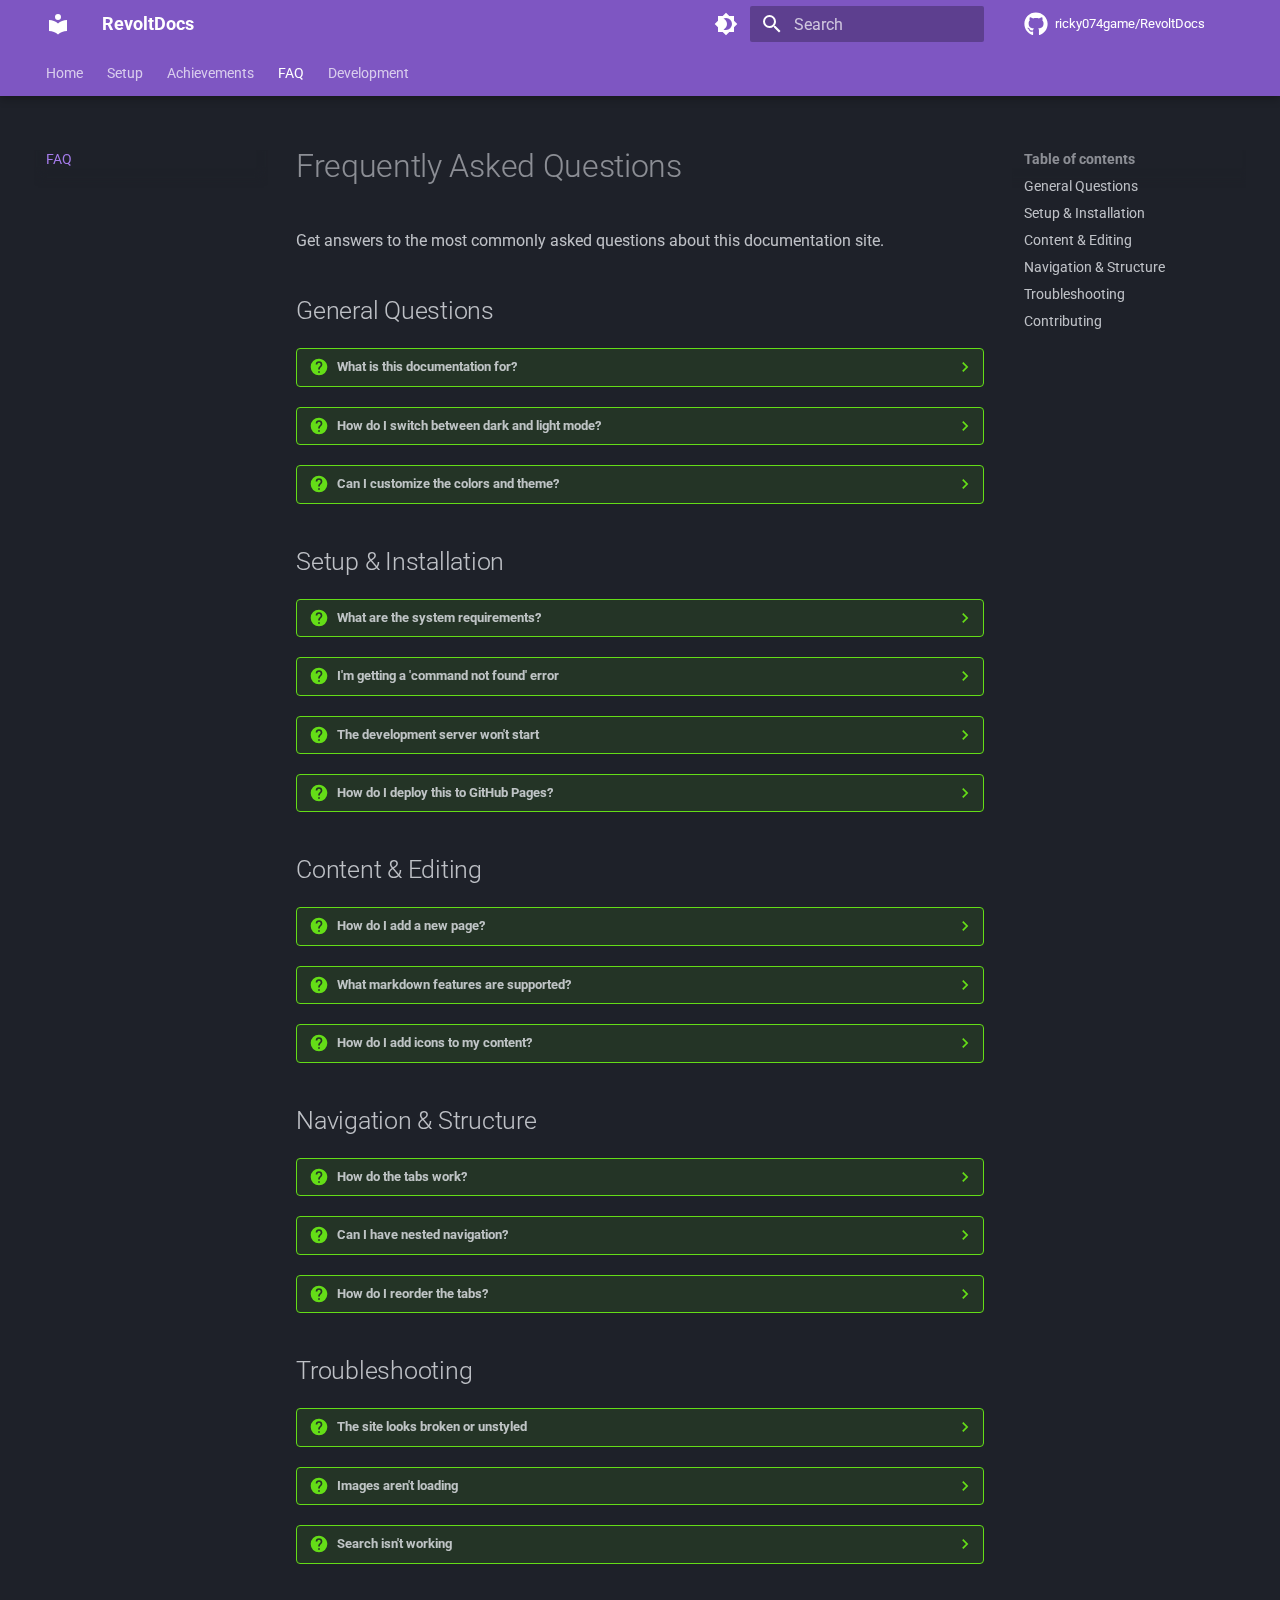
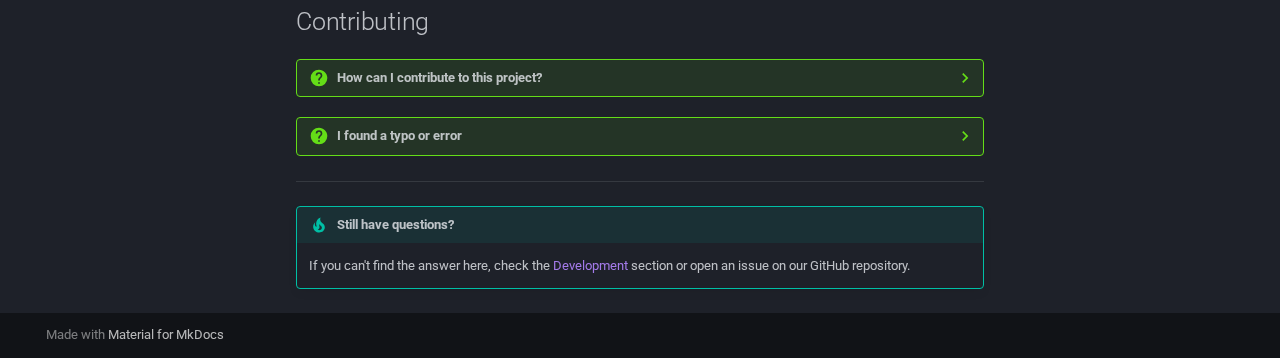
<file: faq/index.html>
<!doctype html>
<html lang="en" class="no-js">
  <head>
    
      <meta charset="utf-8">
      <meta name="viewport" content="width=device-width,initial-scale=1">
      
      
      
        <link rel="canonical" href="https://ricky074game.github.io/RevoltDocs/faq/">
      
      
        <link rel="prev" href="../achievements/">
      
      
        <link rel="next" href="../development/">
      
      
      <link rel="icon" href="../assets/images/favicon.png">
      <meta name="generator" content="mkdocs-1.6.1, mkdocs-material-9.6.20">
    
    
      
        <title>FAQ - RevoltDocs</title>
      
    
    
      <link rel="stylesheet" href="../assets/stylesheets/main.e53b48f4.min.css">
      
        
        <link rel="stylesheet" href="../assets/stylesheets/palette.06af60db.min.css">
      
      


    
    
      
    
    
      
        
        
        <link rel="preconnect" href="https://fonts.gstatic.com" crossorigin>
        <link rel="stylesheet" href="https://fonts.googleapis.com/css?family=Roboto:300,300i,400,400i,700,700i%7CRoboto+Mono:400,400i,700,700i&display=fallback">
        <style>:root{--md-text-font:"Roboto";--md-code-font:"Roboto Mono"}</style>
      
    
    
    <script>__md_scope=new URL("..",location),__md_hash=e=>[...e].reduce(((e,_)=>(e<<5)-e+_.charCodeAt(0)),0),__md_get=(e,_=localStorage,t=__md_scope)=>JSON.parse(_.getItem(t.pathname+"."+e)),__md_set=(e,_,t=localStorage,a=__md_scope)=>{try{t.setItem(a.pathname+"."+e,JSON.stringify(_))}catch(e){}}</script>
    
      

    
    
    
  </head>
  
  
    
    
      
    
    
    
    
    <body dir="ltr" data-md-color-scheme="slate" data-md-color-primary="deep-purple" data-md-color-accent="purple">
  
    
    <input class="md-toggle" data-md-toggle="drawer" type="checkbox" id="__drawer" autocomplete="off">
    <input class="md-toggle" data-md-toggle="search" type="checkbox" id="__search" autocomplete="off">
    <label class="md-overlay" for="__drawer"></label>
    <div data-md-component="skip">
      
        
        <a href="#frequently-asked-questions" class="md-skip">
          Skip to content
        </a>
      
    </div>
    <div data-md-component="announce">
      
    </div>
    
    
      

  

<header class="md-header md-header--shadow md-header--lifted" data-md-component="header">
  <nav class="md-header__inner md-grid" aria-label="Header">
    <a href=".." title="RevoltDocs" class="md-header__button md-logo" aria-label="RevoltDocs" data-md-component="logo">
      
  
  <svg xmlns="http://www.w3.org/2000/svg" viewBox="0 0 24 24"><path d="M12 8a3 3 0 0 0 3-3 3 3 0 0 0-3-3 3 3 0 0 0-3 3 3 3 0 0 0 3 3m0 3.54C9.64 9.35 6.5 8 3 8v11c3.5 0 6.64 1.35 9 3.54 2.36-2.19 5.5-3.54 9-3.54V8c-3.5 0-6.64 1.35-9 3.54"/></svg>

    </a>
    <label class="md-header__button md-icon" for="__drawer">
      
      <svg xmlns="http://www.w3.org/2000/svg" viewBox="0 0 24 24"><path d="M3 6h18v2H3zm0 5h18v2H3zm0 5h18v2H3z"/></svg>
    </label>
    <div class="md-header__title" data-md-component="header-title">
      <div class="md-header__ellipsis">
        <div class="md-header__topic">
          <span class="md-ellipsis">
            RevoltDocs
          </span>
        </div>
        <div class="md-header__topic" data-md-component="header-topic">
          <span class="md-ellipsis">
            
              FAQ
            
          </span>
        </div>
      </div>
    </div>
    
      
        <form class="md-header__option" data-md-component="palette">
  
    
    
    
    <input class="md-option" data-md-color-media="" data-md-color-scheme="slate" data-md-color-primary="deep-purple" data-md-color-accent="purple"  aria-label="Switch to light mode"  type="radio" name="__palette" id="__palette_0">
    
      <label class="md-header__button md-icon" title="Switch to light mode" for="__palette_1" hidden>
        <svg xmlns="http://www.w3.org/2000/svg" viewBox="0 0 24 24"><path d="M12 18c-.89 0-1.74-.2-2.5-.55C11.56 16.5 13 14.42 13 12s-1.44-4.5-3.5-5.45C10.26 6.2 11.11 6 12 6a6 6 0 0 1 6 6 6 6 0 0 1-6 6m8-9.31V4h-4.69L12 .69 8.69 4H4v4.69L.69 12 4 15.31V20h4.69L12 23.31 15.31 20H20v-4.69L23.31 12z"/></svg>
      </label>
    
  
    
    
    
    <input class="md-option" data-md-color-media="" data-md-color-scheme="default" data-md-color-primary="deep-purple" data-md-color-accent="purple"  aria-label="Switch to dark mode"  type="radio" name="__palette" id="__palette_1">
    
      <label class="md-header__button md-icon" title="Switch to dark mode" for="__palette_0" hidden>
        <svg xmlns="http://www.w3.org/2000/svg" viewBox="0 0 24 24"><path d="M12 8a4 4 0 0 0-4 4 4 4 0 0 0 4 4 4 4 0 0 0 4-4 4 4 0 0 0-4-4m0 10a6 6 0 0 1-6-6 6 6 0 0 1 6-6 6 6 0 0 1 6 6 6 6 0 0 1-6 6m8-9.31V4h-4.69L12 .69 8.69 4H4v4.69L.69 12 4 15.31V20h4.69L12 23.31 15.31 20H20v-4.69L23.31 12z"/></svg>
      </label>
    
  
</form>
      
    
    
      <script>var palette=__md_get("__palette");if(palette&&palette.color){if("(prefers-color-scheme)"===palette.color.media){var media=matchMedia("(prefers-color-scheme: light)"),input=document.querySelector(media.matches?"[data-md-color-media='(prefers-color-scheme: light)']":"[data-md-color-media='(prefers-color-scheme: dark)']");palette.color.media=input.getAttribute("data-md-color-media"),palette.color.scheme=input.getAttribute("data-md-color-scheme"),palette.color.primary=input.getAttribute("data-md-color-primary"),palette.color.accent=input.getAttribute("data-md-color-accent")}for(var[key,value]of Object.entries(palette.color))document.body.setAttribute("data-md-color-"+key,value)}</script>
    
    
    
      
      
        <label class="md-header__button md-icon" for="__search">
          
          <svg xmlns="http://www.w3.org/2000/svg" viewBox="0 0 24 24"><path d="M9.5 3A6.5 6.5 0 0 1 16 9.5c0 1.61-.59 3.09-1.56 4.23l.27.27h.79l5 5-1.5 1.5-5-5v-.79l-.27-.27A6.52 6.52 0 0 1 9.5 16 6.5 6.5 0 0 1 3 9.5 6.5 6.5 0 0 1 9.5 3m0 2C7 5 5 7 5 9.5S7 14 9.5 14 14 12 14 9.5 12 5 9.5 5"/></svg>
        </label>
        <div class="md-search" data-md-component="search" role="dialog">
  <label class="md-search__overlay" for="__search"></label>
  <div class="md-search__inner" role="search">
    <form class="md-search__form" name="search">
      <input type="text" class="md-search__input" name="query" aria-label="Search" placeholder="Search" autocapitalize="off" autocorrect="off" autocomplete="off" spellcheck="false" data-md-component="search-query" required>
      <label class="md-search__icon md-icon" for="__search">
        
        <svg xmlns="http://www.w3.org/2000/svg" viewBox="0 0 24 24"><path d="M9.5 3A6.5 6.5 0 0 1 16 9.5c0 1.61-.59 3.09-1.56 4.23l.27.27h.79l5 5-1.5 1.5-5-5v-.79l-.27-.27A6.52 6.52 0 0 1 9.5 16 6.5 6.5 0 0 1 3 9.5 6.5 6.5 0 0 1 9.5 3m0 2C7 5 5 7 5 9.5S7 14 9.5 14 14 12 14 9.5 12 5 9.5 5"/></svg>
        
        <svg xmlns="http://www.w3.org/2000/svg" viewBox="0 0 24 24"><path d="M20 11v2H8l5.5 5.5-1.42 1.42L4.16 12l7.92-7.92L13.5 5.5 8 11z"/></svg>
      </label>
      <nav class="md-search__options" aria-label="Search">
        
          <a href="javascript:void(0)" class="md-search__icon md-icon" title="Share" aria-label="Share" data-clipboard data-clipboard-text="" data-md-component="search-share" tabindex="-1">
            
            <svg xmlns="http://www.w3.org/2000/svg" viewBox="0 0 24 24"><path d="M18 16.08c-.76 0-1.44.3-1.96.77L8.91 12.7c.05-.23.09-.46.09-.7s-.04-.47-.09-.7l7.05-4.11c.54.5 1.25.81 2.04.81a3 3 0 0 0 3-3 3 3 0 0 0-3-3 3 3 0 0 0-3 3c0 .24.04.47.09.7L8.04 9.81C7.5 9.31 6.79 9 6 9a3 3 0 0 0-3 3 3 3 0 0 0 3 3c.79 0 1.5-.31 2.04-.81l7.12 4.15c-.05.21-.08.43-.08.66 0 1.61 1.31 2.91 2.92 2.91s2.92-1.3 2.92-2.91A2.92 2.92 0 0 0 18 16.08"/></svg>
          </a>
        
        <button type="reset" class="md-search__icon md-icon" title="Clear" aria-label="Clear" tabindex="-1">
          
          <svg xmlns="http://www.w3.org/2000/svg" viewBox="0 0 24 24"><path d="M19 6.41 17.59 5 12 10.59 6.41 5 5 6.41 10.59 12 5 17.59 6.41 19 12 13.41 17.59 19 19 17.59 13.41 12z"/></svg>
        </button>
      </nav>
      
    </form>
    <div class="md-search__output">
      <div class="md-search__scrollwrap" tabindex="0" data-md-scrollfix>
        <div class="md-search-result" data-md-component="search-result">
          <div class="md-search-result__meta">
            Initializing search
          </div>
          <ol class="md-search-result__list" role="presentation"></ol>
        </div>
      </div>
    </div>
  </div>
</div>
      
    
    
      <div class="md-header__source">
        <a href="https://github.com/ricky074game/RevoltDocs" title="Go to repository" class="md-source" data-md-component="source">
  <div class="md-source__icon md-icon">
    
    <svg xmlns="http://www.w3.org/2000/svg" viewBox="0 0 512 512"><!--! Font Awesome Free 7.0.0 by @fontawesome - https://fontawesome.com License - https://fontawesome.com/license/free (Icons: CC BY 4.0, Fonts: SIL OFL 1.1, Code: MIT License) Copyright 2025 Fonticons, Inc.--><path d="M173.9 397.4c0 2-2.3 3.6-5.2 3.6-3.3.3-5.6-1.3-5.6-3.6 0-2 2.3-3.6 5.2-3.6 3-.3 5.6 1.3 5.6 3.6m-31.1-4.5c-.7 2 1.3 4.3 4.3 4.9 2.6 1 5.6 0 6.2-2s-1.3-4.3-4.3-5.2c-2.6-.7-5.5.3-6.2 2.3m44.2-1.7c-2.9.7-4.9 2.6-4.6 4.9.3 2 2.9 3.3 5.9 2.6 2.9-.7 4.9-2.6 4.6-4.6-.3-1.9-3-3.2-5.9-2.9M252.8 8C114.1 8 8 113.3 8 252c0 110.9 69.8 205.8 169.5 239.2 12.8 2.3 17.3-5.6 17.3-12.1 0-6.2-.3-40.4-.3-61.4 0 0-70 15-84.7-29.8 0 0-11.4-29.1-27.8-36.6 0 0-22.9-15.7 1.6-15.4 0 0 24.9 2 38.6 25.8 21.9 38.6 58.6 27.5 72.9 20.9 2.3-16 8.8-27.1 16-33.7-55.9-6.2-112.3-14.3-112.3-110.5 0-27.5 7.6-41.3 23.6-58.9-2.6-6.5-11.1-33.3 2.6-67.9 20.9-6.5 69 27 69 27 20-5.6 41.5-8.5 62.8-8.5s42.8 2.9 62.8 8.5c0 0 48.1-33.6 69-27 13.7 34.7 5.2 61.4 2.6 67.9 16 17.7 25.8 31.5 25.8 58.9 0 96.5-58.9 104.2-114.8 110.5 9.2 7.9 17 22.9 17 46.4 0 33.7-.3 75.4-.3 83.6 0 6.5 4.6 14.4 17.3 12.1C436.2 457.8 504 362.9 504 252 504 113.3 391.5 8 252.8 8M105.2 352.9c-1.3 1-1 3.3.7 5.2 1.6 1.6 3.9 2.3 5.2 1 1.3-1 1-3.3-.7-5.2-1.6-1.6-3.9-2.3-5.2-1m-10.8-8.1c-.7 1.3.3 2.9 2.3 3.9 1.6 1 3.6.7 4.3-.7.7-1.3-.3-2.9-2.3-3.9-2-.6-3.6-.3-4.3.7m32.4 35.6c-1.6 1.3-1 4.3 1.3 6.2 2.3 2.3 5.2 2.6 6.5 1 1.3-1.3.7-4.3-1.3-6.2-2.2-2.3-5.2-2.6-6.5-1m-11.4-14.7c-1.6 1-1.6 3.6 0 5.9s4.3 3.3 5.6 2.3c1.6-1.3 1.6-3.9 0-6.2-1.4-2.3-4-3.3-5.6-2"/></svg>
  </div>
  <div class="md-source__repository">
    ricky074game/RevoltDocs
  </div>
</a>
      </div>
    
  </nav>
  
    
      
<nav class="md-tabs" aria-label="Tabs" data-md-component="tabs">
  <div class="md-grid">
    <ul class="md-tabs__list">
      
        
  
  
  
  
    <li class="md-tabs__item">
      <a href=".." class="md-tabs__link">
        
  
  
    
  
  Home

      </a>
    </li>
  

      
        
  
  
  
  
    <li class="md-tabs__item">
      <a href="../setup/" class="md-tabs__link">
        
  
  
    
  
  Setup

      </a>
    </li>
  

      
        
  
  
  
  
    <li class="md-tabs__item">
      <a href="../achievements/" class="md-tabs__link">
        
  
  
    
  
  Achievements

      </a>
    </li>
  

      
        
  
  
  
    
  
  
    <li class="md-tabs__item md-tabs__item--active">
      <a href="./" class="md-tabs__link">
        
  
  
    
  
  FAQ

      </a>
    </li>
  

      
        
  
  
  
  
    <li class="md-tabs__item">
      <a href="../development/" class="md-tabs__link">
        
  
  
    
  
  Development

      </a>
    </li>
  

      
    </ul>
  </div>
</nav>
    
  
</header>
    
    <div class="md-container" data-md-component="container">
      
      
        
      
      <main class="md-main" data-md-component="main">
        <div class="md-main__inner md-grid">
          
            
              
              <div class="md-sidebar md-sidebar--primary" data-md-component="sidebar" data-md-type="navigation" >
                <div class="md-sidebar__scrollwrap">
                  <div class="md-sidebar__inner">
                    


  


<nav class="md-nav md-nav--primary md-nav--lifted" aria-label="Navigation" data-md-level="0">
  <label class="md-nav__title" for="__drawer">
    <a href=".." title="RevoltDocs" class="md-nav__button md-logo" aria-label="RevoltDocs" data-md-component="logo">
      
  
  <svg xmlns="http://www.w3.org/2000/svg" viewBox="0 0 24 24"><path d="M12 8a3 3 0 0 0 3-3 3 3 0 0 0-3-3 3 3 0 0 0-3 3 3 3 0 0 0 3 3m0 3.54C9.64 9.35 6.5 8 3 8v11c3.5 0 6.64 1.35 9 3.54 2.36-2.19 5.5-3.54 9-3.54V8c-3.5 0-6.64 1.35-9 3.54"/></svg>

    </a>
    RevoltDocs
  </label>
  
    <div class="md-nav__source">
      <a href="https://github.com/ricky074game/RevoltDocs" title="Go to repository" class="md-source" data-md-component="source">
  <div class="md-source__icon md-icon">
    
    <svg xmlns="http://www.w3.org/2000/svg" viewBox="0 0 512 512"><!--! Font Awesome Free 7.0.0 by @fontawesome - https://fontawesome.com License - https://fontawesome.com/license/free (Icons: CC BY 4.0, Fonts: SIL OFL 1.1, Code: MIT License) Copyright 2025 Fonticons, Inc.--><path d="M173.9 397.4c0 2-2.3 3.6-5.2 3.6-3.3.3-5.6-1.3-5.6-3.6 0-2 2.3-3.6 5.2-3.6 3-.3 5.6 1.3 5.6 3.6m-31.1-4.5c-.7 2 1.3 4.3 4.3 4.9 2.6 1 5.6 0 6.2-2s-1.3-4.3-4.3-5.2c-2.6-.7-5.5.3-6.2 2.3m44.2-1.7c-2.9.7-4.9 2.6-4.6 4.9.3 2 2.9 3.3 5.9 2.6 2.9-.7 4.9-2.6 4.6-4.6-.3-1.9-3-3.2-5.9-2.9M252.8 8C114.1 8 8 113.3 8 252c0 110.9 69.8 205.8 169.5 239.2 12.8 2.3 17.3-5.6 17.3-12.1 0-6.2-.3-40.4-.3-61.4 0 0-70 15-84.7-29.8 0 0-11.4-29.1-27.8-36.6 0 0-22.9-15.7 1.6-15.4 0 0 24.9 2 38.6 25.8 21.9 38.6 58.6 27.5 72.9 20.9 2.3-16 8.8-27.1 16-33.7-55.9-6.2-112.3-14.3-112.3-110.5 0-27.5 7.6-41.3 23.6-58.9-2.6-6.5-11.1-33.3 2.6-67.9 20.9-6.5 69 27 69 27 20-5.6 41.5-8.5 62.8-8.5s42.8 2.9 62.8 8.5c0 0 48.1-33.6 69-27 13.7 34.7 5.2 61.4 2.6 67.9 16 17.7 25.8 31.5 25.8 58.9 0 96.5-58.9 104.2-114.8 110.5 9.2 7.9 17 22.9 17 46.4 0 33.7-.3 75.4-.3 83.6 0 6.5 4.6 14.4 17.3 12.1C436.2 457.8 504 362.9 504 252 504 113.3 391.5 8 252.8 8M105.2 352.9c-1.3 1-1 3.3.7 5.2 1.6 1.6 3.9 2.3 5.2 1 1.3-1 1-3.3-.7-5.2-1.6-1.6-3.9-2.3-5.2-1m-10.8-8.1c-.7 1.3.3 2.9 2.3 3.9 1.6 1 3.6.7 4.3-.7.7-1.3-.3-2.9-2.3-3.9-2-.6-3.6-.3-4.3.7m32.4 35.6c-1.6 1.3-1 4.3 1.3 6.2 2.3 2.3 5.2 2.6 6.5 1 1.3-1.3.7-4.3-1.3-6.2-2.2-2.3-5.2-2.6-6.5-1m-11.4-14.7c-1.6 1-1.6 3.6 0 5.9s4.3 3.3 5.6 2.3c1.6-1.3 1.6-3.9 0-6.2-1.4-2.3-4-3.3-5.6-2"/></svg>
  </div>
  <div class="md-source__repository">
    ricky074game/RevoltDocs
  </div>
</a>
    </div>
  
  <ul class="md-nav__list" data-md-scrollfix>
    
      
      
  
  
  
  
    <li class="md-nav__item">
      <a href=".." class="md-nav__link">
        
  
  
  <span class="md-ellipsis">
    Home
    
  </span>
  

      </a>
    </li>
  

    
      
      
  
  
  
  
    <li class="md-nav__item">
      <a href="../setup/" class="md-nav__link">
        
  
  
  <span class="md-ellipsis">
    Setup
    
  </span>
  

      </a>
    </li>
  

    
      
      
  
  
  
  
    <li class="md-nav__item">
      <a href="../achievements/" class="md-nav__link">
        
  
  
  <span class="md-ellipsis">
    Achievements
    
  </span>
  

      </a>
    </li>
  

    
      
      
  
  
    
  
  
  
    <li class="md-nav__item md-nav__item--active">
      
      <input class="md-nav__toggle md-toggle" type="checkbox" id="__toc">
      
      
        
      
      
        <label class="md-nav__link md-nav__link--active" for="__toc">
          
  
  
  <span class="md-ellipsis">
    FAQ
    
  </span>
  

          <span class="md-nav__icon md-icon"></span>
        </label>
      
      <a href="./" class="md-nav__link md-nav__link--active">
        
  
  
  <span class="md-ellipsis">
    FAQ
    
  </span>
  

      </a>
      
        

<nav class="md-nav md-nav--secondary" aria-label="Table of contents">
  
  
  
    
  
  
    <label class="md-nav__title" for="__toc">
      <span class="md-nav__icon md-icon"></span>
      Table of contents
    </label>
    <ul class="md-nav__list" data-md-component="toc" data-md-scrollfix>
      
        <li class="md-nav__item">
  <a href="#general-questions" class="md-nav__link">
    <span class="md-ellipsis">
      General Questions
    </span>
  </a>
  
</li>
      
        <li class="md-nav__item">
  <a href="#setup-installation" class="md-nav__link">
    <span class="md-ellipsis">
      Setup &amp; Installation
    </span>
  </a>
  
</li>
      
        <li class="md-nav__item">
  <a href="#content-editing" class="md-nav__link">
    <span class="md-ellipsis">
      Content &amp; Editing
    </span>
  </a>
  
</li>
      
        <li class="md-nav__item">
  <a href="#navigation-structure" class="md-nav__link">
    <span class="md-ellipsis">
      Navigation &amp; Structure
    </span>
  </a>
  
</li>
      
        <li class="md-nav__item">
  <a href="#troubleshooting" class="md-nav__link">
    <span class="md-ellipsis">
      Troubleshooting
    </span>
  </a>
  
</li>
      
        <li class="md-nav__item">
  <a href="#contributing" class="md-nav__link">
    <span class="md-ellipsis">
      Contributing
    </span>
  </a>
  
</li>
      
    </ul>
  
</nav>
      
    </li>
  

    
      
      
  
  
  
  
    <li class="md-nav__item">
      <a href="../development/" class="md-nav__link">
        
  
  
  <span class="md-ellipsis">
    Development
    
  </span>
  

      </a>
    </li>
  

    
  </ul>
</nav>
                  </div>
                </div>
              </div>
            
            
              
              <div class="md-sidebar md-sidebar--secondary" data-md-component="sidebar" data-md-type="toc" >
                <div class="md-sidebar__scrollwrap">
                  <div class="md-sidebar__inner">
                    

<nav class="md-nav md-nav--secondary" aria-label="Table of contents">
  
  
  
    
  
  
    <label class="md-nav__title" for="__toc">
      <span class="md-nav__icon md-icon"></span>
      Table of contents
    </label>
    <ul class="md-nav__list" data-md-component="toc" data-md-scrollfix>
      
        <li class="md-nav__item">
  <a href="#general-questions" class="md-nav__link">
    <span class="md-ellipsis">
      General Questions
    </span>
  </a>
  
</li>
      
        <li class="md-nav__item">
  <a href="#setup-installation" class="md-nav__link">
    <span class="md-ellipsis">
      Setup &amp; Installation
    </span>
  </a>
  
</li>
      
        <li class="md-nav__item">
  <a href="#content-editing" class="md-nav__link">
    <span class="md-ellipsis">
      Content &amp; Editing
    </span>
  </a>
  
</li>
      
        <li class="md-nav__item">
  <a href="#navigation-structure" class="md-nav__link">
    <span class="md-ellipsis">
      Navigation &amp; Structure
    </span>
  </a>
  
</li>
      
        <li class="md-nav__item">
  <a href="#troubleshooting" class="md-nav__link">
    <span class="md-ellipsis">
      Troubleshooting
    </span>
  </a>
  
</li>
      
        <li class="md-nav__item">
  <a href="#contributing" class="md-nav__link">
    <span class="md-ellipsis">
      Contributing
    </span>
  </a>
  
</li>
      
    </ul>
  
</nav>
                  </div>
                </div>
              </div>
            
          
          
            <div class="md-content" data-md-component="content">
              <article class="md-content__inner md-typeset">
                
                  


  
  


<h1 id="frequently-asked-questions">Frequently Asked Questions</h1>
<p>Get answers to the most commonly asked questions about this documentation site.</p>
<h2 id="general-questions">General Questions</h2>
<details class="question">
<summary>What is this documentation for?</summary>
<p>This is a comprehensive documentation site built with MkDocs Material. It serves as a template and guide for creating modern, responsive documentation with dark mode support and navigation tabs.</p>
</details>
<details class="question">
<summary>How do I switch between dark and light mode?</summary>
<p>Click the theme toggle button (sun/moon icon) in the top navigation bar. The site defaults to dark mode, but your preference will be remembered.</p>
</details>
<details class="question">
<summary>Can I customize the colors and theme?</summary>
<p>Yes! You can modify the theme colors by editing the <code>palette</code> section in <code>mkdocs.yml</code>. The current theme uses deep purple as the primary color.</p>
</details>
<h2 id="setup-installation">Setup &amp; Installation</h2>
<details class="question">
<summary>What are the system requirements?</summary>
<ul>
<li>Python 3.8 or higher</li>
<li>Git</li>
<li>About 100MB of free disk space</li>
<li>Modern web browser (Chrome, Firefox, Safari, Edge)</li>
</ul>
</details>
<details class="question">
<summary>I'm getting a 'command not found' error</summary>
<p>Make sure you have:
1. Python installed and added to your PATH
2. Virtual environment activated
3. All dependencies installed with <code>pip install mkdocs-material</code></p>
</details>
<details class="question">
<summary>The development server won't start</summary>
<p>Common solutions:
- Check if port 8000 is already in use: <code>mkdocs serve -a 127.0.0.1:8001</code>
- Ensure you're in the correct directory (should contain <code>mkdocs.yml</code>)
- Verify your virtual environment is activated</p>
</details>
<details class="question">
<summary>How do I deploy this to GitHub Pages?</summary>
<p>Use the command: <code>mkdocs gh-deploy</code></p>
<p>This will build the site and push it to the <code>gh-pages</code> branch of your repository.</p>
</details>
<h2 id="content-editing">Content &amp; Editing</h2>
<details class="question">
<summary>How do I add a new page?</summary>
<ol>
<li>Create a new <code>.md</code> file in the <code>docs/</code> folder</li>
<li>Add it to the <code>nav</code> section in <code>mkdocs.yml</code></li>
<li>The page will appear in the navigation automatically</li>
</ol>
</details>
<details class="question">
<summary>What markdown features are supported?</summary>
<p>This site supports:
- Standard markdown syntax
- Code highlighting
- Admonitions (info, warning, tip boxes)
- Tabbed content
- Material Design icons
- Tables and lists
- Math expressions (MathJax)</p>
</details>
<details class="question">
<summary>How do I add icons to my content?</summary>
<p>Use Material Design icons with this syntax:
<div class="highlight"><pre><span></span><code><a id="__codelineno-0-1" name="__codelineno-0-1" href="#__codelineno-0-1"></a>:material-icon-name:
</code></pre></div>
Browse available icons at <a href="https://pictogrammers.com/library/mdi/">Material Design Icons</a>.</p>
</details>
<h2 id="navigation-structure">Navigation &amp; Structure</h2>
<details class="question">
<summary>How do the tabs work?</summary>
<p>The navigation tabs are configured in <code>mkdocs.yml</code> under the <code>nav</code> section. The Material theme automatically creates tabs for top-level navigation items.</p>
</details>
<details class="question">
<summary>Can I have nested navigation?</summary>
<p>Yes! You can create nested navigation by structuring your <code>nav</code> section like this:
<div class="highlight"><pre><span></span><code><a id="__codelineno-1-1" name="__codelineno-1-1" href="#__codelineno-1-1"></a><span class="nt">nav</span><span class="p">:</span>
<a id="__codelineno-1-2" name="__codelineno-1-2" href="#__codelineno-1-2"></a><span class="w">  </span><span class="p p-Indicator">-</span><span class="w"> </span><span class="nt">Home</span><span class="p">:</span><span class="w"> </span><span class="l l-Scalar l-Scalar-Plain">index.md</span>
<a id="__codelineno-1-3" name="__codelineno-1-3" href="#__codelineno-1-3"></a><span class="w">  </span><span class="p p-Indicator">-</span><span class="w"> </span><span class="nt">Guide</span><span class="p">:</span>
<a id="__codelineno-1-4" name="__codelineno-1-4" href="#__codelineno-1-4"></a><span class="w">    </span><span class="p p-Indicator">-</span><span class="w"> </span><span class="nt">Setup</span><span class="p">:</span><span class="w"> </span><span class="l l-Scalar l-Scalar-Plain">guide/setup.md</span>
<a id="__codelineno-1-5" name="__codelineno-1-5" href="#__codelineno-1-5"></a><span class="w">    </span><span class="p p-Indicator">-</span><span class="w"> </span><span class="nt">Advanced</span><span class="p">:</span><span class="w"> </span><span class="l l-Scalar l-Scalar-Plain">guide/advanced.md</span>
</code></pre></div></p>
</details>
<details class="question">
<summary>How do I reorder the tabs?</summary>
<p>Simply rearrange the items in the <code>nav</code> section of <code>mkdocs.yml</code>. The tabs will appear in the order you specify.</p>
</details>
<h2 id="troubleshooting">Troubleshooting</h2>
<details class="question">
<summary>The site looks broken or unstyled</summary>
<p>This usually means:
- MkDocs Material theme isn't installed: <code>pip install mkdocs-material</code>
- There's an error in your <code>mkdocs.yml</code> configuration
- The development server needs to be restarted</p>
</details>
<details class="question">
<summary>Images aren't loading</summary>
<ul>
<li>Make sure images are in the <code>docs/</code> folder or a subfolder</li>
<li>Use relative paths: <code>![alt text](images/photo.jpg)</code></li>
<li>Check that file names match exactly (case-sensitive on some systems)</li>
</ul>
</details>
<details class="question">
<summary>Search isn't working</summary>
<p>Search is built into Material theme and works automatically. If it's not working:
- Make sure you have content on multiple pages
- Try rebuilding the site: <code>mkdocs build --clean</code>
- Check browser console for JavaScript errors</p>
</details>
<h2 id="contributing">Contributing</h2>
<details class="question">
<summary>How can I contribute to this project?</summary>
<p>Check out the <a href="../development/">Development</a> page for detailed contribution guidelines, including how to set up your development environment and submit pull requests.</p>
</details>
<details class="question">
<summary>I found a typo or error</summary>
<p>Great! You can:
1. Open an issue on GitHub describing the problem
2. Submit a pull request with the fix
3. Edit the page directly if you have write access</p>
</details>
<hr />
<div class="admonition tip">
<p class="admonition-title">Still have questions?</p>
<p>If you can't find the answer here, check the <a href="../development/">Development</a> section or open an issue on our GitHub repository.</p>
</div>












                
              </article>
            </div>
          
          
<script>var target=document.getElementById(location.hash.slice(1));target&&target.name&&(target.checked=target.name.startsWith("__tabbed_"))</script>
        </div>
        
          <button type="button" class="md-top md-icon" data-md-component="top" hidden>
  
  <svg xmlns="http://www.w3.org/2000/svg" viewBox="0 0 24 24"><path d="M13 20h-2V8l-5.5 5.5-1.42-1.42L12 4.16l7.92 7.92-1.42 1.42L13 8z"/></svg>
  Back to top
</button>
        
      </main>
      
        <footer class="md-footer">
  
  <div class="md-footer-meta md-typeset">
    <div class="md-footer-meta__inner md-grid">
      <div class="md-copyright">
  
  
    Made with
    <a href="https://squidfunk.github.io/mkdocs-material/" target="_blank" rel="noopener">
      Material for MkDocs
    </a>
  
</div>
      
    </div>
  </div>
</footer>
      
    </div>
    <div class="md-dialog" data-md-component="dialog">
      <div class="md-dialog__inner md-typeset"></div>
    </div>
    
    
    
      
      <script id="__config" type="application/json">{"base": "..", "features": ["navigation.tabs", "navigation.tabs.sticky", "navigation.sections", "navigation.expand", "navigation.top", "search.highlight", "search.share"], "search": "../assets/javascripts/workers/search.973d3a69.min.js", "tags": null, "translations": {"clipboard.copied": "Copied to clipboard", "clipboard.copy": "Copy to clipboard", "search.result.more.one": "1 more on this page", "search.result.more.other": "# more on this page", "search.result.none": "No matching documents", "search.result.one": "1 matching document", "search.result.other": "# matching documents", "search.result.placeholder": "Type to start searching", "search.result.term.missing": "Missing", "select.version": "Select version"}, "version": null}</script>
    
    
      <script src="../assets/javascripts/bundle.f55a23d4.min.js"></script>
      
    
  </body>
</html>
</file>
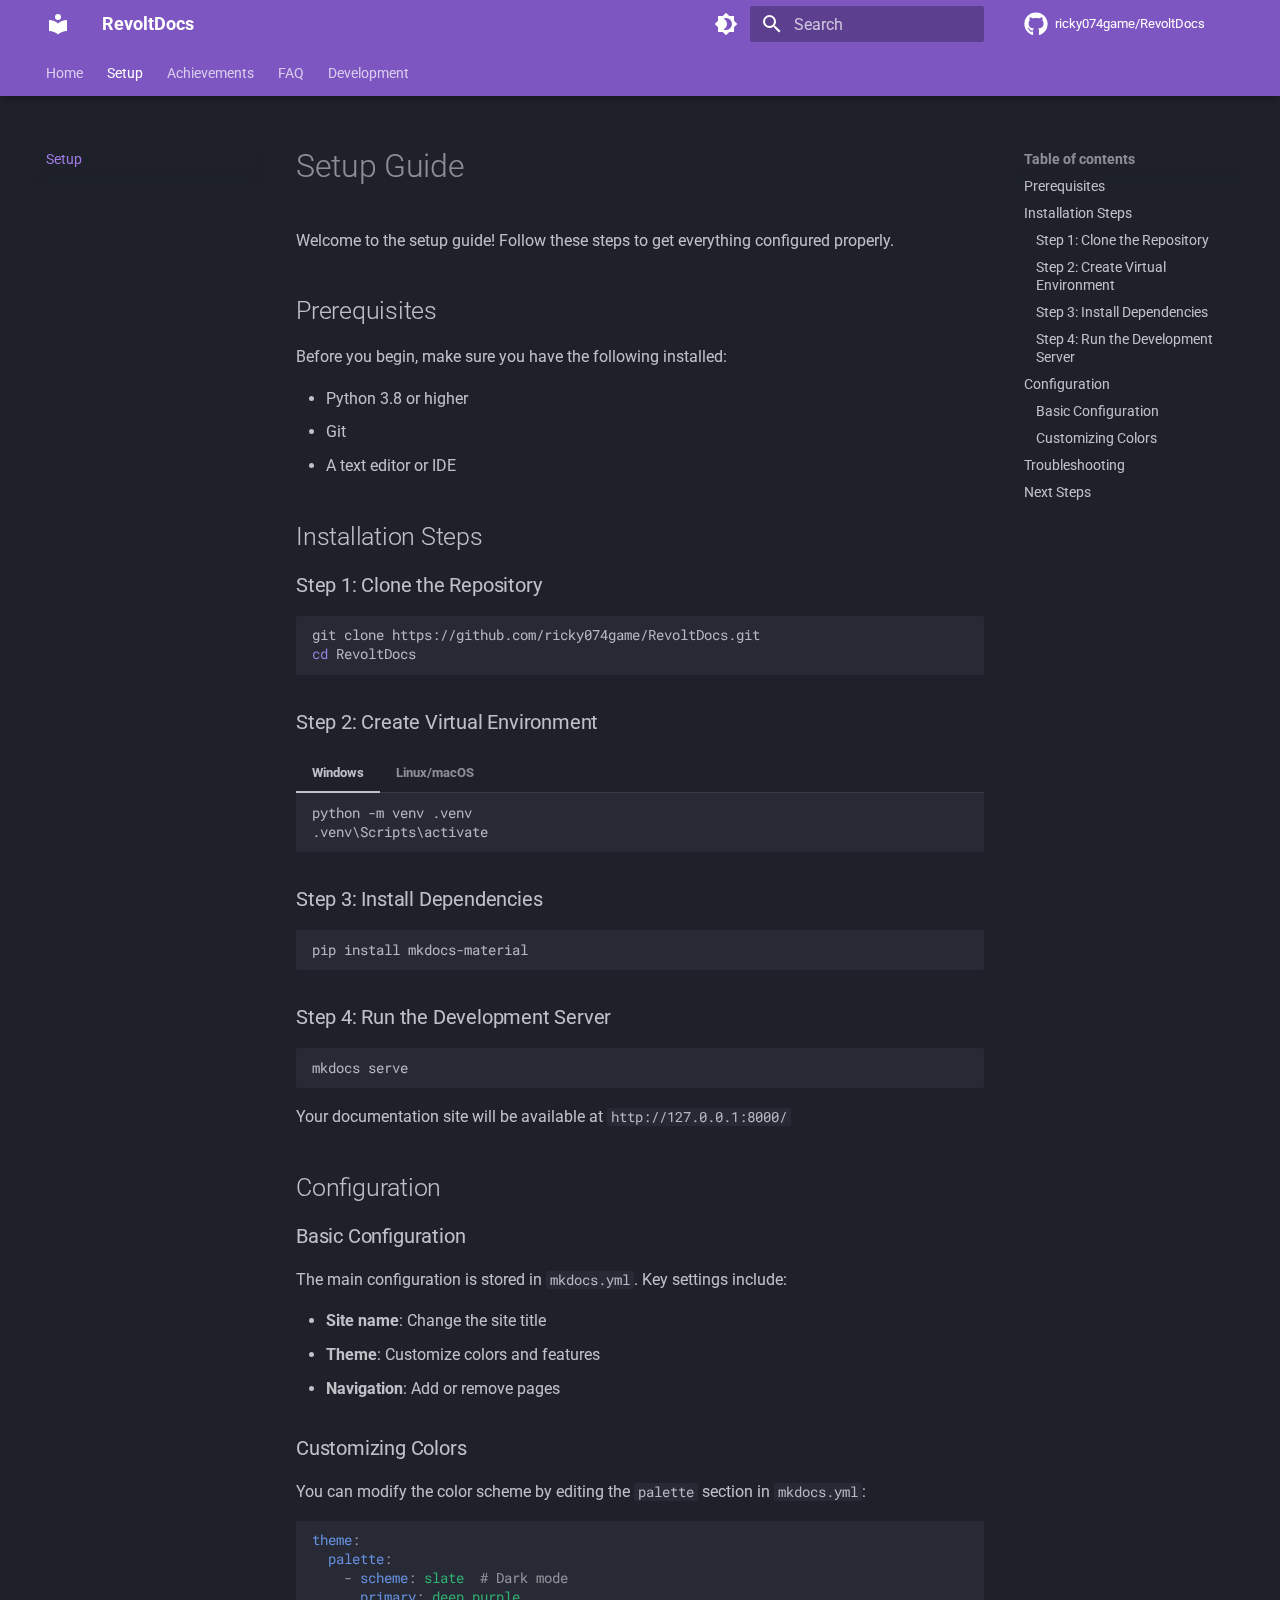
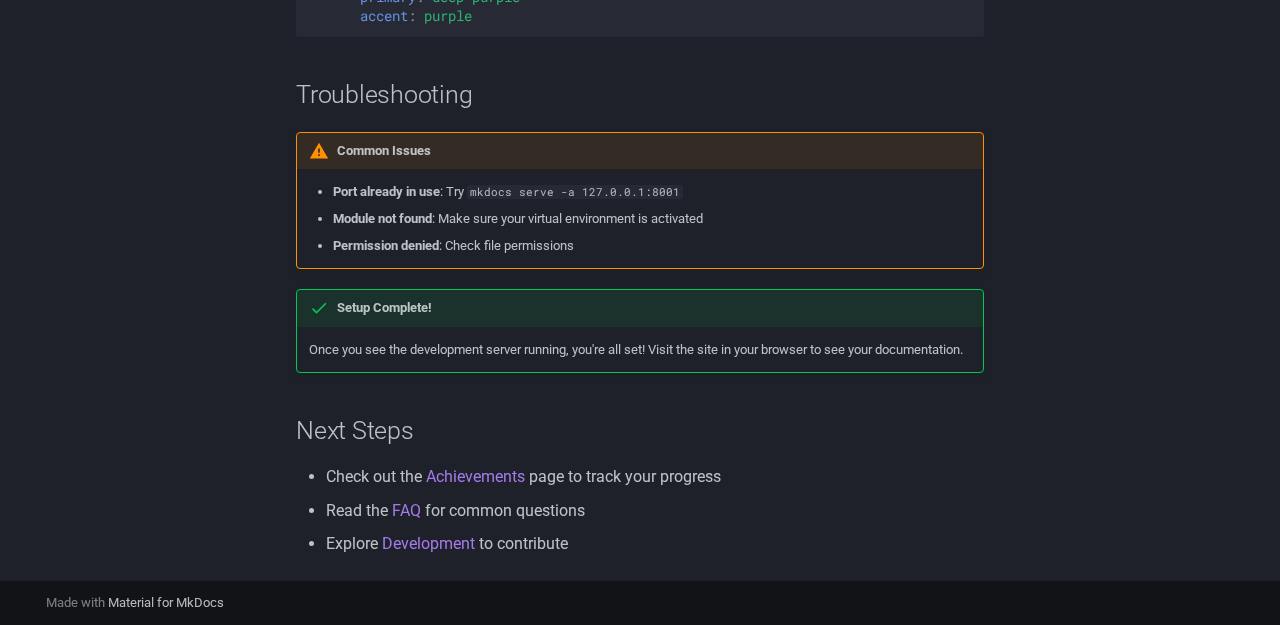
<file: setup/index.html>
<!doctype html>
<html lang="en" class="no-js">
  <head>
    
      <meta charset="utf-8">
      <meta name="viewport" content="width=device-width,initial-scale=1">
      
      
      
        <link rel="canonical" href="https://ricky074game.github.io/RevoltDocs/setup/">
      
      
        <link rel="prev" href="..">
      
      
        <link rel="next" href="../achievements/">
      
      
      <link rel="icon" href="../assets/images/favicon.png">
      <meta name="generator" content="mkdocs-1.6.1, mkdocs-material-9.6.20">
    
    
      
        <title>Setup - RevoltDocs</title>
      
    
    
      <link rel="stylesheet" href="../assets/stylesheets/main.e53b48f4.min.css">
      
        
        <link rel="stylesheet" href="../assets/stylesheets/palette.06af60db.min.css">
      
      


    
    
      
    
    
      
        
        
        <link rel="preconnect" href="https://fonts.gstatic.com" crossorigin>
        <link rel="stylesheet" href="https://fonts.googleapis.com/css?family=Roboto:300,300i,400,400i,700,700i%7CRoboto+Mono:400,400i,700,700i&display=fallback">
        <style>:root{--md-text-font:"Roboto";--md-code-font:"Roboto Mono"}</style>
      
    
    
    <script>__md_scope=new URL("..",location),__md_hash=e=>[...e].reduce(((e,_)=>(e<<5)-e+_.charCodeAt(0)),0),__md_get=(e,_=localStorage,t=__md_scope)=>JSON.parse(_.getItem(t.pathname+"."+e)),__md_set=(e,_,t=localStorage,a=__md_scope)=>{try{t.setItem(a.pathname+"."+e,JSON.stringify(_))}catch(e){}}</script>
    
      

    
    
    
  </head>
  
  
    
    
      
    
    
    
    
    <body dir="ltr" data-md-color-scheme="slate" data-md-color-primary="deep-purple" data-md-color-accent="purple">
  
    
    <input class="md-toggle" data-md-toggle="drawer" type="checkbox" id="__drawer" autocomplete="off">
    <input class="md-toggle" data-md-toggle="search" type="checkbox" id="__search" autocomplete="off">
    <label class="md-overlay" for="__drawer"></label>
    <div data-md-component="skip">
      
        
        <a href="#setup-guide" class="md-skip">
          Skip to content
        </a>
      
    </div>
    <div data-md-component="announce">
      
    </div>
    
    
      

  

<header class="md-header md-header--shadow md-header--lifted" data-md-component="header">
  <nav class="md-header__inner md-grid" aria-label="Header">
    <a href=".." title="RevoltDocs" class="md-header__button md-logo" aria-label="RevoltDocs" data-md-component="logo">
      
  
  <svg xmlns="http://www.w3.org/2000/svg" viewBox="0 0 24 24"><path d="M12 8a3 3 0 0 0 3-3 3 3 0 0 0-3-3 3 3 0 0 0-3 3 3 3 0 0 0 3 3m0 3.54C9.64 9.35 6.5 8 3 8v11c3.5 0 6.64 1.35 9 3.54 2.36-2.19 5.5-3.54 9-3.54V8c-3.5 0-6.64 1.35-9 3.54"/></svg>

    </a>
    <label class="md-header__button md-icon" for="__drawer">
      
      <svg xmlns="http://www.w3.org/2000/svg" viewBox="0 0 24 24"><path d="M3 6h18v2H3zm0 5h18v2H3zm0 5h18v2H3z"/></svg>
    </label>
    <div class="md-header__title" data-md-component="header-title">
      <div class="md-header__ellipsis">
        <div class="md-header__topic">
          <span class="md-ellipsis">
            RevoltDocs
          </span>
        </div>
        <div class="md-header__topic" data-md-component="header-topic">
          <span class="md-ellipsis">
            
              Setup
            
          </span>
        </div>
      </div>
    </div>
    
      
        <form class="md-header__option" data-md-component="palette">
  
    
    
    
    <input class="md-option" data-md-color-media="" data-md-color-scheme="slate" data-md-color-primary="deep-purple" data-md-color-accent="purple"  aria-label="Switch to light mode"  type="radio" name="__palette" id="__palette_0">
    
      <label class="md-header__button md-icon" title="Switch to light mode" for="__palette_1" hidden>
        <svg xmlns="http://www.w3.org/2000/svg" viewBox="0 0 24 24"><path d="M12 18c-.89 0-1.74-.2-2.5-.55C11.56 16.5 13 14.42 13 12s-1.44-4.5-3.5-5.45C10.26 6.2 11.11 6 12 6a6 6 0 0 1 6 6 6 6 0 0 1-6 6m8-9.31V4h-4.69L12 .69 8.69 4H4v4.69L.69 12 4 15.31V20h4.69L12 23.31 15.31 20H20v-4.69L23.31 12z"/></svg>
      </label>
    
  
    
    
    
    <input class="md-option" data-md-color-media="" data-md-color-scheme="default" data-md-color-primary="deep-purple" data-md-color-accent="purple"  aria-label="Switch to dark mode"  type="radio" name="__palette" id="__palette_1">
    
      <label class="md-header__button md-icon" title="Switch to dark mode" for="__palette_0" hidden>
        <svg xmlns="http://www.w3.org/2000/svg" viewBox="0 0 24 24"><path d="M12 8a4 4 0 0 0-4 4 4 4 0 0 0 4 4 4 4 0 0 0 4-4 4 4 0 0 0-4-4m0 10a6 6 0 0 1-6-6 6 6 0 0 1 6-6 6 6 0 0 1 6 6 6 6 0 0 1-6 6m8-9.31V4h-4.69L12 .69 8.69 4H4v4.69L.69 12 4 15.31V20h4.69L12 23.31 15.31 20H20v-4.69L23.31 12z"/></svg>
      </label>
    
  
</form>
      
    
    
      <script>var palette=__md_get("__palette");if(palette&&palette.color){if("(prefers-color-scheme)"===palette.color.media){var media=matchMedia("(prefers-color-scheme: light)"),input=document.querySelector(media.matches?"[data-md-color-media='(prefers-color-scheme: light)']":"[data-md-color-media='(prefers-color-scheme: dark)']");palette.color.media=input.getAttribute("data-md-color-media"),palette.color.scheme=input.getAttribute("data-md-color-scheme"),palette.color.primary=input.getAttribute("data-md-color-primary"),palette.color.accent=input.getAttribute("data-md-color-accent")}for(var[key,value]of Object.entries(palette.color))document.body.setAttribute("data-md-color-"+key,value)}</script>
    
    
    
      
      
        <label class="md-header__button md-icon" for="__search">
          
          <svg xmlns="http://www.w3.org/2000/svg" viewBox="0 0 24 24"><path d="M9.5 3A6.5 6.5 0 0 1 16 9.5c0 1.61-.59 3.09-1.56 4.23l.27.27h.79l5 5-1.5 1.5-5-5v-.79l-.27-.27A6.52 6.52 0 0 1 9.5 16 6.5 6.5 0 0 1 3 9.5 6.5 6.5 0 0 1 9.5 3m0 2C7 5 5 7 5 9.5S7 14 9.5 14 14 12 14 9.5 12 5 9.5 5"/></svg>
        </label>
        <div class="md-search" data-md-component="search" role="dialog">
  <label class="md-search__overlay" for="__search"></label>
  <div class="md-search__inner" role="search">
    <form class="md-search__form" name="search">
      <input type="text" class="md-search__input" name="query" aria-label="Search" placeholder="Search" autocapitalize="off" autocorrect="off" autocomplete="off" spellcheck="false" data-md-component="search-query" required>
      <label class="md-search__icon md-icon" for="__search">
        
        <svg xmlns="http://www.w3.org/2000/svg" viewBox="0 0 24 24"><path d="M9.5 3A6.5 6.5 0 0 1 16 9.5c0 1.61-.59 3.09-1.56 4.23l.27.27h.79l5 5-1.5 1.5-5-5v-.79l-.27-.27A6.52 6.52 0 0 1 9.5 16 6.5 6.5 0 0 1 3 9.5 6.5 6.5 0 0 1 9.5 3m0 2C7 5 5 7 5 9.5S7 14 9.5 14 14 12 14 9.5 12 5 9.5 5"/></svg>
        
        <svg xmlns="http://www.w3.org/2000/svg" viewBox="0 0 24 24"><path d="M20 11v2H8l5.5 5.5-1.42 1.42L4.16 12l7.92-7.92L13.5 5.5 8 11z"/></svg>
      </label>
      <nav class="md-search__options" aria-label="Search">
        
          <a href="javascript:void(0)" class="md-search__icon md-icon" title="Share" aria-label="Share" data-clipboard data-clipboard-text="" data-md-component="search-share" tabindex="-1">
            
            <svg xmlns="http://www.w3.org/2000/svg" viewBox="0 0 24 24"><path d="M18 16.08c-.76 0-1.44.3-1.96.77L8.91 12.7c.05-.23.09-.46.09-.7s-.04-.47-.09-.7l7.05-4.11c.54.5 1.25.81 2.04.81a3 3 0 0 0 3-3 3 3 0 0 0-3-3 3 3 0 0 0-3 3c0 .24.04.47.09.7L8.04 9.81C7.5 9.31 6.79 9 6 9a3 3 0 0 0-3 3 3 3 0 0 0 3 3c.79 0 1.5-.31 2.04-.81l7.12 4.15c-.05.21-.08.43-.08.66 0 1.61 1.31 2.91 2.92 2.91s2.92-1.3 2.92-2.91A2.92 2.92 0 0 0 18 16.08"/></svg>
          </a>
        
        <button type="reset" class="md-search__icon md-icon" title="Clear" aria-label="Clear" tabindex="-1">
          
          <svg xmlns="http://www.w3.org/2000/svg" viewBox="0 0 24 24"><path d="M19 6.41 17.59 5 12 10.59 6.41 5 5 6.41 10.59 12 5 17.59 6.41 19 12 13.41 17.59 19 19 17.59 13.41 12z"/></svg>
        </button>
      </nav>
      
    </form>
    <div class="md-search__output">
      <div class="md-search__scrollwrap" tabindex="0" data-md-scrollfix>
        <div class="md-search-result" data-md-component="search-result">
          <div class="md-search-result__meta">
            Initializing search
          </div>
          <ol class="md-search-result__list" role="presentation"></ol>
        </div>
      </div>
    </div>
  </div>
</div>
      
    
    
      <div class="md-header__source">
        <a href="https://github.com/ricky074game/RevoltDocs" title="Go to repository" class="md-source" data-md-component="source">
  <div class="md-source__icon md-icon">
    
    <svg xmlns="http://www.w3.org/2000/svg" viewBox="0 0 512 512"><!--! Font Awesome Free 7.0.0 by @fontawesome - https://fontawesome.com License - https://fontawesome.com/license/free (Icons: CC BY 4.0, Fonts: SIL OFL 1.1, Code: MIT License) Copyright 2025 Fonticons, Inc.--><path d="M173.9 397.4c0 2-2.3 3.6-5.2 3.6-3.3.3-5.6-1.3-5.6-3.6 0-2 2.3-3.6 5.2-3.6 3-.3 5.6 1.3 5.6 3.6m-31.1-4.5c-.7 2 1.3 4.3 4.3 4.9 2.6 1 5.6 0 6.2-2s-1.3-4.3-4.3-5.2c-2.6-.7-5.5.3-6.2 2.3m44.2-1.7c-2.9.7-4.9 2.6-4.6 4.9.3 2 2.9 3.3 5.9 2.6 2.9-.7 4.9-2.6 4.6-4.6-.3-1.9-3-3.2-5.9-2.9M252.8 8C114.1 8 8 113.3 8 252c0 110.9 69.8 205.8 169.5 239.2 12.8 2.3 17.3-5.6 17.3-12.1 0-6.2-.3-40.4-.3-61.4 0 0-70 15-84.7-29.8 0 0-11.4-29.1-27.8-36.6 0 0-22.9-15.7 1.6-15.4 0 0 24.9 2 38.6 25.8 21.9 38.6 58.6 27.5 72.9 20.9 2.3-16 8.8-27.1 16-33.7-55.9-6.2-112.3-14.3-112.3-110.5 0-27.5 7.6-41.3 23.6-58.9-2.6-6.5-11.1-33.3 2.6-67.9 20.9-6.5 69 27 69 27 20-5.6 41.5-8.5 62.8-8.5s42.8 2.9 62.8 8.5c0 0 48.1-33.6 69-27 13.7 34.7 5.2 61.4 2.6 67.9 16 17.7 25.8 31.5 25.8 58.9 0 96.5-58.9 104.2-114.8 110.5 9.2 7.9 17 22.9 17 46.4 0 33.7-.3 75.4-.3 83.6 0 6.5 4.6 14.4 17.3 12.1C436.2 457.8 504 362.9 504 252 504 113.3 391.5 8 252.8 8M105.2 352.9c-1.3 1-1 3.3.7 5.2 1.6 1.6 3.9 2.3 5.2 1 1.3-1 1-3.3-.7-5.2-1.6-1.6-3.9-2.3-5.2-1m-10.8-8.1c-.7 1.3.3 2.9 2.3 3.9 1.6 1 3.6.7 4.3-.7.7-1.3-.3-2.9-2.3-3.9-2-.6-3.6-.3-4.3.7m32.4 35.6c-1.6 1.3-1 4.3 1.3 6.2 2.3 2.3 5.2 2.6 6.5 1 1.3-1.3.7-4.3-1.3-6.2-2.2-2.3-5.2-2.6-6.5-1m-11.4-14.7c-1.6 1-1.6 3.6 0 5.9s4.3 3.3 5.6 2.3c1.6-1.3 1.6-3.9 0-6.2-1.4-2.3-4-3.3-5.6-2"/></svg>
  </div>
  <div class="md-source__repository">
    ricky074game/RevoltDocs
  </div>
</a>
      </div>
    
  </nav>
  
    
      
<nav class="md-tabs" aria-label="Tabs" data-md-component="tabs">
  <div class="md-grid">
    <ul class="md-tabs__list">
      
        
  
  
  
  
    <li class="md-tabs__item">
      <a href=".." class="md-tabs__link">
        
  
  
    
  
  Home

      </a>
    </li>
  

      
        
  
  
  
    
  
  
    <li class="md-tabs__item md-tabs__item--active">
      <a href="./" class="md-tabs__link">
        
  
  
    
  
  Setup

      </a>
    </li>
  

      
        
  
  
  
  
    <li class="md-tabs__item">
      <a href="../achievements/" class="md-tabs__link">
        
  
  
    
  
  Achievements

      </a>
    </li>
  

      
        
  
  
  
  
    <li class="md-tabs__item">
      <a href="../faq/" class="md-tabs__link">
        
  
  
    
  
  FAQ

      </a>
    </li>
  

      
        
  
  
  
  
    <li class="md-tabs__item">
      <a href="../development/" class="md-tabs__link">
        
  
  
    
  
  Development

      </a>
    </li>
  

      
    </ul>
  </div>
</nav>
    
  
</header>
    
    <div class="md-container" data-md-component="container">
      
      
        
      
      <main class="md-main" data-md-component="main">
        <div class="md-main__inner md-grid">
          
            
              
              <div class="md-sidebar md-sidebar--primary" data-md-component="sidebar" data-md-type="navigation" >
                <div class="md-sidebar__scrollwrap">
                  <div class="md-sidebar__inner">
                    


  


<nav class="md-nav md-nav--primary md-nav--lifted" aria-label="Navigation" data-md-level="0">
  <label class="md-nav__title" for="__drawer">
    <a href=".." title="RevoltDocs" class="md-nav__button md-logo" aria-label="RevoltDocs" data-md-component="logo">
      
  
  <svg xmlns="http://www.w3.org/2000/svg" viewBox="0 0 24 24"><path d="M12 8a3 3 0 0 0 3-3 3 3 0 0 0-3-3 3 3 0 0 0-3 3 3 3 0 0 0 3 3m0 3.54C9.64 9.35 6.5 8 3 8v11c3.5 0 6.64 1.35 9 3.54 2.36-2.19 5.5-3.54 9-3.54V8c-3.5 0-6.64 1.35-9 3.54"/></svg>

    </a>
    RevoltDocs
  </label>
  
    <div class="md-nav__source">
      <a href="https://github.com/ricky074game/RevoltDocs" title="Go to repository" class="md-source" data-md-component="source">
  <div class="md-source__icon md-icon">
    
    <svg xmlns="http://www.w3.org/2000/svg" viewBox="0 0 512 512"><!--! Font Awesome Free 7.0.0 by @fontawesome - https://fontawesome.com License - https://fontawesome.com/license/free (Icons: CC BY 4.0, Fonts: SIL OFL 1.1, Code: MIT License) Copyright 2025 Fonticons, Inc.--><path d="M173.9 397.4c0 2-2.3 3.6-5.2 3.6-3.3.3-5.6-1.3-5.6-3.6 0-2 2.3-3.6 5.2-3.6 3-.3 5.6 1.3 5.6 3.6m-31.1-4.5c-.7 2 1.3 4.3 4.3 4.9 2.6 1 5.6 0 6.2-2s-1.3-4.3-4.3-5.2c-2.6-.7-5.5.3-6.2 2.3m44.2-1.7c-2.9.7-4.9 2.6-4.6 4.9.3 2 2.9 3.3 5.9 2.6 2.9-.7 4.9-2.6 4.6-4.6-.3-1.9-3-3.2-5.9-2.9M252.8 8C114.1 8 8 113.3 8 252c0 110.9 69.8 205.8 169.5 239.2 12.8 2.3 17.3-5.6 17.3-12.1 0-6.2-.3-40.4-.3-61.4 0 0-70 15-84.7-29.8 0 0-11.4-29.1-27.8-36.6 0 0-22.9-15.7 1.6-15.4 0 0 24.9 2 38.6 25.8 21.9 38.6 58.6 27.5 72.9 20.9 2.3-16 8.8-27.1 16-33.7-55.9-6.2-112.3-14.3-112.3-110.5 0-27.5 7.6-41.3 23.6-58.9-2.6-6.5-11.1-33.3 2.6-67.9 20.9-6.5 69 27 69 27 20-5.6 41.5-8.5 62.8-8.5s42.8 2.9 62.8 8.5c0 0 48.1-33.6 69-27 13.7 34.7 5.2 61.4 2.6 67.9 16 17.7 25.8 31.5 25.8 58.9 0 96.5-58.9 104.2-114.8 110.5 9.2 7.9 17 22.9 17 46.4 0 33.7-.3 75.4-.3 83.6 0 6.5 4.6 14.4 17.3 12.1C436.2 457.8 504 362.9 504 252 504 113.3 391.5 8 252.8 8M105.2 352.9c-1.3 1-1 3.3.7 5.2 1.6 1.6 3.9 2.3 5.2 1 1.3-1 1-3.3-.7-5.2-1.6-1.6-3.9-2.3-5.2-1m-10.8-8.1c-.7 1.3.3 2.9 2.3 3.9 1.6 1 3.6.7 4.3-.7.7-1.3-.3-2.9-2.3-3.9-2-.6-3.6-.3-4.3.7m32.4 35.6c-1.6 1.3-1 4.3 1.3 6.2 2.3 2.3 5.2 2.6 6.5 1 1.3-1.3.7-4.3-1.3-6.2-2.2-2.3-5.2-2.6-6.5-1m-11.4-14.7c-1.6 1-1.6 3.6 0 5.9s4.3 3.3 5.6 2.3c1.6-1.3 1.6-3.9 0-6.2-1.4-2.3-4-3.3-5.6-2"/></svg>
  </div>
  <div class="md-source__repository">
    ricky074game/RevoltDocs
  </div>
</a>
    </div>
  
  <ul class="md-nav__list" data-md-scrollfix>
    
      
      
  
  
  
  
    <li class="md-nav__item">
      <a href=".." class="md-nav__link">
        
  
  
  <span class="md-ellipsis">
    Home
    
  </span>
  

      </a>
    </li>
  

    
      
      
  
  
    
  
  
  
    <li class="md-nav__item md-nav__item--active">
      
      <input class="md-nav__toggle md-toggle" type="checkbox" id="__toc">
      
      
        
      
      
        <label class="md-nav__link md-nav__link--active" for="__toc">
          
  
  
  <span class="md-ellipsis">
    Setup
    
  </span>
  

          <span class="md-nav__icon md-icon"></span>
        </label>
      
      <a href="./" class="md-nav__link md-nav__link--active">
        
  
  
  <span class="md-ellipsis">
    Setup
    
  </span>
  

      </a>
      
        

<nav class="md-nav md-nav--secondary" aria-label="Table of contents">
  
  
  
    
  
  
    <label class="md-nav__title" for="__toc">
      <span class="md-nav__icon md-icon"></span>
      Table of contents
    </label>
    <ul class="md-nav__list" data-md-component="toc" data-md-scrollfix>
      
        <li class="md-nav__item">
  <a href="#prerequisites" class="md-nav__link">
    <span class="md-ellipsis">
      Prerequisites
    </span>
  </a>
  
</li>
      
        <li class="md-nav__item">
  <a href="#installation-steps" class="md-nav__link">
    <span class="md-ellipsis">
      Installation Steps
    </span>
  </a>
  
    <nav class="md-nav" aria-label="Installation Steps">
      <ul class="md-nav__list">
        
          <li class="md-nav__item">
  <a href="#step-1-clone-the-repository" class="md-nav__link">
    <span class="md-ellipsis">
      Step 1: Clone the Repository
    </span>
  </a>
  
</li>
        
          <li class="md-nav__item">
  <a href="#step-2-create-virtual-environment" class="md-nav__link">
    <span class="md-ellipsis">
      Step 2: Create Virtual Environment
    </span>
  </a>
  
</li>
        
          <li class="md-nav__item">
  <a href="#step-3-install-dependencies" class="md-nav__link">
    <span class="md-ellipsis">
      Step 3: Install Dependencies
    </span>
  </a>
  
</li>
        
          <li class="md-nav__item">
  <a href="#step-4-run-the-development-server" class="md-nav__link">
    <span class="md-ellipsis">
      Step 4: Run the Development Server
    </span>
  </a>
  
</li>
        
      </ul>
    </nav>
  
</li>
      
        <li class="md-nav__item">
  <a href="#configuration" class="md-nav__link">
    <span class="md-ellipsis">
      Configuration
    </span>
  </a>
  
    <nav class="md-nav" aria-label="Configuration">
      <ul class="md-nav__list">
        
          <li class="md-nav__item">
  <a href="#basic-configuration" class="md-nav__link">
    <span class="md-ellipsis">
      Basic Configuration
    </span>
  </a>
  
</li>
        
          <li class="md-nav__item">
  <a href="#customizing-colors" class="md-nav__link">
    <span class="md-ellipsis">
      Customizing Colors
    </span>
  </a>
  
</li>
        
      </ul>
    </nav>
  
</li>
      
        <li class="md-nav__item">
  <a href="#troubleshooting" class="md-nav__link">
    <span class="md-ellipsis">
      Troubleshooting
    </span>
  </a>
  
</li>
      
        <li class="md-nav__item">
  <a href="#next-steps" class="md-nav__link">
    <span class="md-ellipsis">
      Next Steps
    </span>
  </a>
  
</li>
      
    </ul>
  
</nav>
      
    </li>
  

    
      
      
  
  
  
  
    <li class="md-nav__item">
      <a href="../achievements/" class="md-nav__link">
        
  
  
  <span class="md-ellipsis">
    Achievements
    
  </span>
  

      </a>
    </li>
  

    
      
      
  
  
  
  
    <li class="md-nav__item">
      <a href="../faq/" class="md-nav__link">
        
  
  
  <span class="md-ellipsis">
    FAQ
    
  </span>
  

      </a>
    </li>
  

    
      
      
  
  
  
  
    <li class="md-nav__item">
      <a href="../development/" class="md-nav__link">
        
  
  
  <span class="md-ellipsis">
    Development
    
  </span>
  

      </a>
    </li>
  

    
  </ul>
</nav>
                  </div>
                </div>
              </div>
            
            
              
              <div class="md-sidebar md-sidebar--secondary" data-md-component="sidebar" data-md-type="toc" >
                <div class="md-sidebar__scrollwrap">
                  <div class="md-sidebar__inner">
                    

<nav class="md-nav md-nav--secondary" aria-label="Table of contents">
  
  
  
    
  
  
    <label class="md-nav__title" for="__toc">
      <span class="md-nav__icon md-icon"></span>
      Table of contents
    </label>
    <ul class="md-nav__list" data-md-component="toc" data-md-scrollfix>
      
        <li class="md-nav__item">
  <a href="#prerequisites" class="md-nav__link">
    <span class="md-ellipsis">
      Prerequisites
    </span>
  </a>
  
</li>
      
        <li class="md-nav__item">
  <a href="#installation-steps" class="md-nav__link">
    <span class="md-ellipsis">
      Installation Steps
    </span>
  </a>
  
    <nav class="md-nav" aria-label="Installation Steps">
      <ul class="md-nav__list">
        
          <li class="md-nav__item">
  <a href="#step-1-clone-the-repository" class="md-nav__link">
    <span class="md-ellipsis">
      Step 1: Clone the Repository
    </span>
  </a>
  
</li>
        
          <li class="md-nav__item">
  <a href="#step-2-create-virtual-environment" class="md-nav__link">
    <span class="md-ellipsis">
      Step 2: Create Virtual Environment
    </span>
  </a>
  
</li>
        
          <li class="md-nav__item">
  <a href="#step-3-install-dependencies" class="md-nav__link">
    <span class="md-ellipsis">
      Step 3: Install Dependencies
    </span>
  </a>
  
</li>
        
          <li class="md-nav__item">
  <a href="#step-4-run-the-development-server" class="md-nav__link">
    <span class="md-ellipsis">
      Step 4: Run the Development Server
    </span>
  </a>
  
</li>
        
      </ul>
    </nav>
  
</li>
      
        <li class="md-nav__item">
  <a href="#configuration" class="md-nav__link">
    <span class="md-ellipsis">
      Configuration
    </span>
  </a>
  
    <nav class="md-nav" aria-label="Configuration">
      <ul class="md-nav__list">
        
          <li class="md-nav__item">
  <a href="#basic-configuration" class="md-nav__link">
    <span class="md-ellipsis">
      Basic Configuration
    </span>
  </a>
  
</li>
        
          <li class="md-nav__item">
  <a href="#customizing-colors" class="md-nav__link">
    <span class="md-ellipsis">
      Customizing Colors
    </span>
  </a>
  
</li>
        
      </ul>
    </nav>
  
</li>
      
        <li class="md-nav__item">
  <a href="#troubleshooting" class="md-nav__link">
    <span class="md-ellipsis">
      Troubleshooting
    </span>
  </a>
  
</li>
      
        <li class="md-nav__item">
  <a href="#next-steps" class="md-nav__link">
    <span class="md-ellipsis">
      Next Steps
    </span>
  </a>
  
</li>
      
    </ul>
  
</nav>
                  </div>
                </div>
              </div>
            
          
          
            <div class="md-content" data-md-component="content">
              <article class="md-content__inner md-typeset">
                
                  


  
  


<h1 id="setup-guide">Setup Guide</h1>
<p>Welcome to the setup guide! Follow these steps to get everything configured properly.</p>
<h2 id="prerequisites">Prerequisites</h2>
<p>Before you begin, make sure you have the following installed:</p>
<ul>
<li>Python 3.8 or higher</li>
<li>Git</li>
<li>A text editor or IDE</li>
</ul>
<h2 id="installation-steps">Installation Steps</h2>
<h3 id="step-1-clone-the-repository">Step 1: Clone the Repository</h3>
<div class="highlight"><pre><span></span><code><a id="__codelineno-0-1" name="__codelineno-0-1" href="#__codelineno-0-1"></a>git<span class="w"> </span>clone<span class="w"> </span>https://github.com/ricky074game/RevoltDocs.git
<a id="__codelineno-0-2" name="__codelineno-0-2" href="#__codelineno-0-2"></a><span class="nb">cd</span><span class="w"> </span>RevoltDocs
</code></pre></div>
<h3 id="step-2-create-virtual-environment">Step 2: Create Virtual Environment</h3>
<div class="tabbed-set tabbed-alternate" data-tabs="1:2"><input checked="checked" id="__tabbed_1_1" name="__tabbed_1" type="radio" /><input id="__tabbed_1_2" name="__tabbed_1" type="radio" /><div class="tabbed-labels"><label for="__tabbed_1_1">Windows</label><label for="__tabbed_1_2">Linux/macOS</label></div>
<div class="tabbed-content">
<div class="tabbed-block">
<div class="highlight"><pre><span></span><code><a id="__codelineno-1-1" name="__codelineno-1-1" href="#__codelineno-1-1"></a>python -m venv .venv
<a id="__codelineno-1-2" name="__codelineno-1-2" href="#__codelineno-1-2"></a>.venv\Scripts\activate
</code></pre></div>
</div>
<div class="tabbed-block">
<div class="highlight"><pre><span></span><code><a id="__codelineno-2-1" name="__codelineno-2-1" href="#__codelineno-2-1"></a>python<span class="w"> </span>-m<span class="w"> </span>venv<span class="w"> </span>.venv
<a id="__codelineno-2-2" name="__codelineno-2-2" href="#__codelineno-2-2"></a><span class="nb">source</span><span class="w"> </span>.venv/bin/activate
</code></pre></div>
</div>
</div>
</div>
<h3 id="step-3-install-dependencies">Step 3: Install Dependencies</h3>
<div class="highlight"><pre><span></span><code><a id="__codelineno-3-1" name="__codelineno-3-1" href="#__codelineno-3-1"></a>pip<span class="w"> </span>install<span class="w"> </span>mkdocs-material
</code></pre></div>
<h3 id="step-4-run-the-development-server">Step 4: Run the Development Server</h3>
<div class="highlight"><pre><span></span><code><a id="__codelineno-4-1" name="__codelineno-4-1" href="#__codelineno-4-1"></a>mkdocs<span class="w"> </span>serve
</code></pre></div>
<p>Your documentation site will be available at <code>http://127.0.0.1:8000/</code></p>
<h2 id="configuration">Configuration</h2>
<h3 id="basic-configuration">Basic Configuration</h3>
<p>The main configuration is stored in <code>mkdocs.yml</code>. Key settings include:</p>
<ul>
<li><strong>Site name</strong>: Change the site title</li>
<li><strong>Theme</strong>: Customize colors and features</li>
<li><strong>Navigation</strong>: Add or remove pages</li>
</ul>
<h3 id="customizing-colors">Customizing Colors</h3>
<p>You can modify the color scheme by editing the <code>palette</code> section in <code>mkdocs.yml</code>:</p>
<div class="highlight"><pre><span></span><code><a id="__codelineno-5-1" name="__codelineno-5-1" href="#__codelineno-5-1"></a><span class="nt">theme</span><span class="p">:</span>
<a id="__codelineno-5-2" name="__codelineno-5-2" href="#__codelineno-5-2"></a><span class="w">  </span><span class="nt">palette</span><span class="p">:</span>
<a id="__codelineno-5-3" name="__codelineno-5-3" href="#__codelineno-5-3"></a><span class="w">    </span><span class="p p-Indicator">-</span><span class="w"> </span><span class="nt">scheme</span><span class="p">:</span><span class="w"> </span><span class="l l-Scalar l-Scalar-Plain">slate</span><span class="w">  </span><span class="c1"># Dark mode</span>
<a id="__codelineno-5-4" name="__codelineno-5-4" href="#__codelineno-5-4"></a><span class="w">      </span><span class="nt">primary</span><span class="p">:</span><span class="w"> </span><span class="l l-Scalar l-Scalar-Plain">deep purple</span>
<a id="__codelineno-5-5" name="__codelineno-5-5" href="#__codelineno-5-5"></a><span class="w">      </span><span class="nt">accent</span><span class="p">:</span><span class="w"> </span><span class="l l-Scalar l-Scalar-Plain">purple</span>
</code></pre></div>
<h2 id="troubleshooting">Troubleshooting</h2>
<div class="admonition warning">
<p class="admonition-title">Common Issues</p>
<ul>
<li><strong>Port already in use</strong>: Try <code>mkdocs serve -a 127.0.0.1:8001</code></li>
<li><strong>Module not found</strong>: Make sure your virtual environment is activated</li>
<li><strong>Permission denied</strong>: Check file permissions</li>
</ul>
</div>
<div class="admonition success">
<p class="admonition-title">Setup Complete!</p>
<p>Once you see the development server running, you're all set! Visit the site in your browser to see your documentation.</p>
</div>
<h2 id="next-steps">Next Steps</h2>
<ul>
<li>Check out the <a href="../achievements/">Achievements</a> page to track your progress</li>
<li>Read the <a href="../faq/">FAQ</a> for common questions</li>
<li>Explore <a href="../development/">Development</a> to contribute</li>
</ul>












                
              </article>
            </div>
          
          
<script>var target=document.getElementById(location.hash.slice(1));target&&target.name&&(target.checked=target.name.startsWith("__tabbed_"))</script>
        </div>
        
          <button type="button" class="md-top md-icon" data-md-component="top" hidden>
  
  <svg xmlns="http://www.w3.org/2000/svg" viewBox="0 0 24 24"><path d="M13 20h-2V8l-5.5 5.5-1.42-1.42L12 4.16l7.92 7.92-1.42 1.42L13 8z"/></svg>
  Back to top
</button>
        
      </main>
      
        <footer class="md-footer">
  
  <div class="md-footer-meta md-typeset">
    <div class="md-footer-meta__inner md-grid">
      <div class="md-copyright">
  
  
    Made with
    <a href="https://squidfunk.github.io/mkdocs-material/" target="_blank" rel="noopener">
      Material for MkDocs
    </a>
  
</div>
      
    </div>
  </div>
</footer>
      
    </div>
    <div class="md-dialog" data-md-component="dialog">
      <div class="md-dialog__inner md-typeset"></div>
    </div>
    
    
    
      
      <script id="__config" type="application/json">{"base": "..", "features": ["navigation.tabs", "navigation.tabs.sticky", "navigation.sections", "navigation.expand", "navigation.top", "search.highlight", "search.share"], "search": "../assets/javascripts/workers/search.973d3a69.min.js", "tags": null, "translations": {"clipboard.copied": "Copied to clipboard", "clipboard.copy": "Copy to clipboard", "search.result.more.one": "1 more on this page", "search.result.more.other": "# more on this page", "search.result.none": "No matching documents", "search.result.one": "1 matching document", "search.result.other": "# matching documents", "search.result.placeholder": "Type to start searching", "search.result.term.missing": "Missing", "select.version": "Select version"}, "version": null}</script>
    
    
      <script src="../assets/javascripts/bundle.f55a23d4.min.js"></script>
      
    
  </body>
</html>
</file>
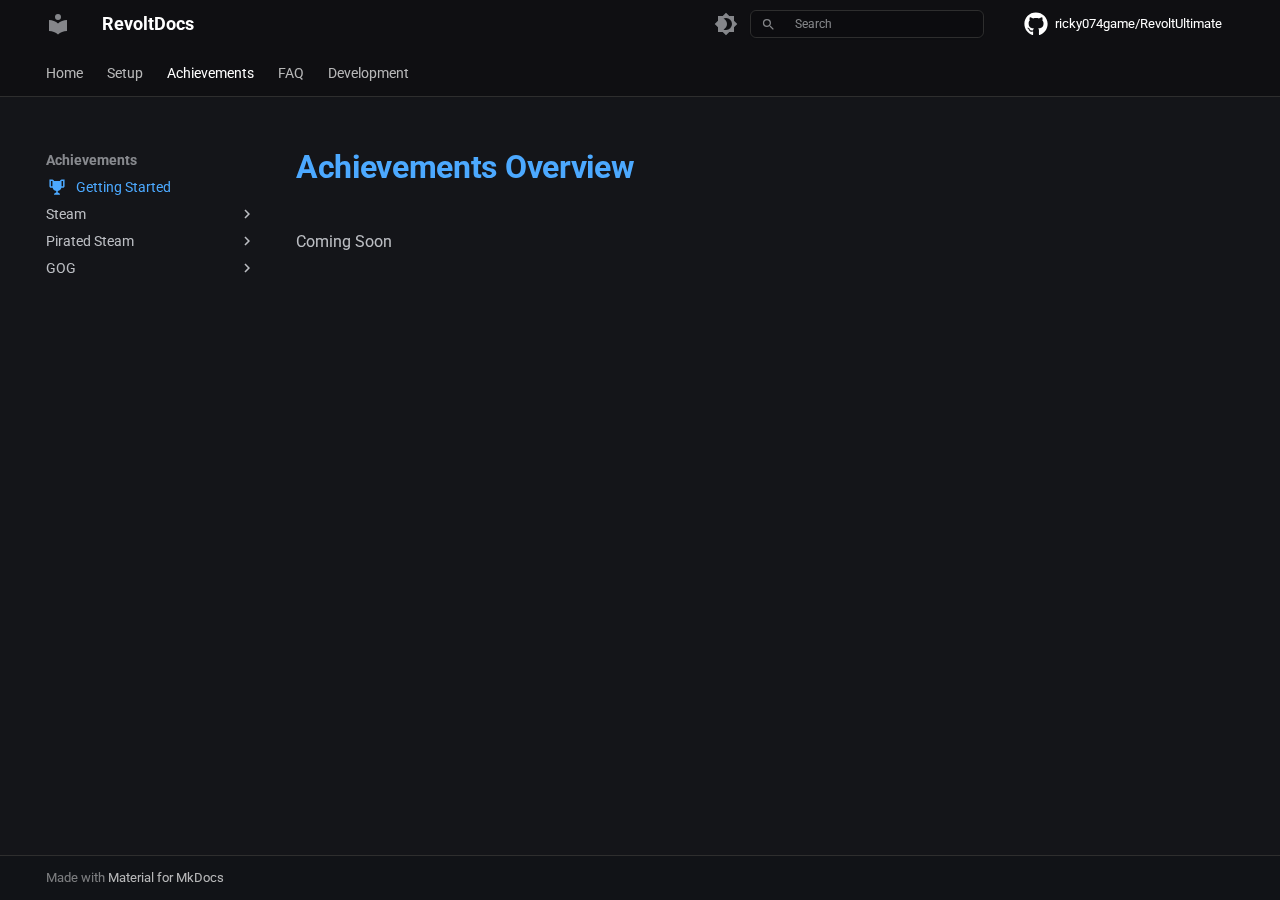
<file: achievements/achievements/index.html>
<!doctype html>
<html lang="en" class="no-js">
  <head>
    
      <meta charset="utf-8">
      <meta name="viewport" content="width=device-width,initial-scale=1">
      
        <meta name="description" content="Overview of achievements and supported platforms">
      
      
      
        <link rel="canonical" href="https://ricky074game.github.io/RevoltDocs/achievements/achievements/">
      
      
        <link rel="prev" href="../../setup/">
      
      
        <link rel="next" href="../Steam/SteamScrape/">
      
      
      <link rel="icon" href="../../assets/images/favicon.png">
      <meta name="generator" content="mkdocs-1.6.1, mkdocs-material-9.6.20">
    
    
      
        <title>Getting Started - RevoltDocs</title>
      
    
    
      <link rel="stylesheet" href="../../assets/stylesheets/main.e53b48f4.min.css">
      
        
        <link rel="stylesheet" href="../../assets/stylesheets/palette.06af60db.min.css">
      
      


    
    
      
    
    
      
        
        
        <link rel="preconnect" href="https://fonts.gstatic.com" crossorigin>
        <link rel="stylesheet" href="https://fonts.googleapis.com/css?family=Roboto:300,300i,400,400i,700,700i%7CRoboto+Mono:400,400i,700,700i&display=fallback">
        <style>:root{--md-text-font:"Roboto";--md-code-font:"Roboto Mono"}</style>
      
    
    
      <link rel="stylesheet" href="../../styles.css">
    
    <script>__md_scope=new URL("../..",location),__md_hash=e=>[...e].reduce(((e,_)=>(e<<5)-e+_.charCodeAt(0)),0),__md_get=(e,_=localStorage,t=__md_scope)=>JSON.parse(_.getItem(t.pathname+"."+e)),__md_set=(e,_,t=localStorage,a=__md_scope)=>{try{t.setItem(a.pathname+"."+e,JSON.stringify(_))}catch(e){}}</script>
    
      

    
    
    
  </head>
  
  
    
    
      
    
    
    
    
    <body dir="ltr" data-md-color-scheme="slate" data-md-color-primary="black" data-md-color-accent="purple">
  
    
    <input class="md-toggle" data-md-toggle="drawer" type="checkbox" id="__drawer" autocomplete="off">
    <input class="md-toggle" data-md-toggle="search" type="checkbox" id="__search" autocomplete="off">
    <label class="md-overlay" for="__drawer"></label>
    <div data-md-component="skip">
      
        
        <a href="#achievements-overview" class="md-skip">
          Skip to content
        </a>
      
    </div>
    <div data-md-component="announce">
      
    </div>
    
    
      

<header class="md-header" data-md-component="header">
  <nav class="md-header__inner md-grid" aria-label="Header">
    <a href="../.." title="RevoltDocs" class="md-header__button md-logo" aria-label="RevoltDocs" data-md-component="logo">
      
  
  <svg xmlns="http://www.w3.org/2000/svg" viewBox="0 0 24 24"><path d="M12 8a3 3 0 0 0 3-3 3 3 0 0 0-3-3 3 3 0 0 0-3 3 3 3 0 0 0 3 3m0 3.54C9.64 9.35 6.5 8 3 8v11c3.5 0 6.64 1.35 9 3.54 2.36-2.19 5.5-3.54 9-3.54V8c-3.5 0-6.64 1.35-9 3.54"/></svg>

    </a>
    <label class="md-header__button md-icon" for="__drawer">
      
      <svg xmlns="http://www.w3.org/2000/svg" viewBox="0 0 24 24"><path d="M3 6h18v2H3zm0 5h18v2H3zm0 5h18v2H3z"/></svg>
    </label>
    <div class="md-header__title" data-md-component="header-title">
      <div class="md-header__ellipsis">
        <div class="md-header__topic">
          <span class="md-ellipsis">
            RevoltDocs
          </span>
        </div>
        <div class="md-header__topic" data-md-component="header-topic">
          <span class="md-ellipsis">
            
              Getting Started
            
          </span>
        </div>
      </div>
    </div>
    
      
        <form class="md-header__option" data-md-component="palette">
  
    
    
    
    <input class="md-option" data-md-color-media="" data-md-color-scheme="slate" data-md-color-primary="black" data-md-color-accent="purple"  aria-label="Switch to light mode"  type="radio" name="__palette" id="__palette_0">
    
      <label class="md-header__button md-icon" title="Switch to light mode" for="__palette_1" hidden>
        <svg xmlns="http://www.w3.org/2000/svg" viewBox="0 0 24 24"><path d="M12 18c-.89 0-1.74-.2-2.5-.55C11.56 16.5 13 14.42 13 12s-1.44-4.5-3.5-5.45C10.26 6.2 11.11 6 12 6a6 6 0 0 1 6 6 6 6 0 0 1-6 6m8-9.31V4h-4.69L12 .69 8.69 4H4v4.69L.69 12 4 15.31V20h4.69L12 23.31 15.31 20H20v-4.69L23.31 12z"/></svg>
      </label>
    
  
    
    
    
    <input class="md-option" data-md-color-media="" data-md-color-scheme="default" data-md-color-primary="white" data-md-color-accent="purple"  aria-label="Switch to dark mode"  type="radio" name="__palette" id="__palette_1">
    
      <label class="md-header__button md-icon" title="Switch to dark mode" for="__palette_0" hidden>
        <svg xmlns="http://www.w3.org/2000/svg" viewBox="0 0 24 24"><path d="M12 8a4 4 0 0 0-4 4 4 4 0 0 0 4 4 4 4 0 0 0 4-4 4 4 0 0 0-4-4m0 10a6 6 0 0 1-6-6 6 6 0 0 1 6-6 6 6 0 0 1 6 6 6 6 0 0 1-6 6m8-9.31V4h-4.69L12 .69 8.69 4H4v4.69L.69 12 4 15.31V20h4.69L12 23.31 15.31 20H20v-4.69L23.31 12z"/></svg>
      </label>
    
  
</form>
      
    
    
      <script>var palette=__md_get("__palette");if(palette&&palette.color){if("(prefers-color-scheme)"===palette.color.media){var media=matchMedia("(prefers-color-scheme: light)"),input=document.querySelector(media.matches?"[data-md-color-media='(prefers-color-scheme: light)']":"[data-md-color-media='(prefers-color-scheme: dark)']");palette.color.media=input.getAttribute("data-md-color-media"),palette.color.scheme=input.getAttribute("data-md-color-scheme"),palette.color.primary=input.getAttribute("data-md-color-primary"),palette.color.accent=input.getAttribute("data-md-color-accent")}for(var[key,value]of Object.entries(palette.color))document.body.setAttribute("data-md-color-"+key,value)}</script>
    
    
    
      
      
        <label class="md-header__button md-icon" for="__search">
          
          <svg xmlns="http://www.w3.org/2000/svg" viewBox="0 0 24 24"><path d="M9.5 3A6.5 6.5 0 0 1 16 9.5c0 1.61-.59 3.09-1.56 4.23l.27.27h.79l5 5-1.5 1.5-5-5v-.79l-.27-.27A6.52 6.52 0 0 1 9.5 16 6.5 6.5 0 0 1 3 9.5 6.5 6.5 0 0 1 9.5 3m0 2C7 5 5 7 5 9.5S7 14 9.5 14 14 12 14 9.5 12 5 9.5 5"/></svg>
        </label>
        <div class="md-search" data-md-component="search" role="dialog">
  <label class="md-search__overlay" for="__search"></label>
  <div class="md-search__inner" role="search">
    <form class="md-search__form" name="search">
      <input type="text" class="md-search__input" name="query" aria-label="Search" placeholder="Search" autocapitalize="off" autocorrect="off" autocomplete="off" spellcheck="false" data-md-component="search-query" required>
      <label class="md-search__icon md-icon" for="__search">
        
        <svg xmlns="http://www.w3.org/2000/svg" viewBox="0 0 24 24"><path d="M9.5 3A6.5 6.5 0 0 1 16 9.5c0 1.61-.59 3.09-1.56 4.23l.27.27h.79l5 5-1.5 1.5-5-5v-.79l-.27-.27A6.52 6.52 0 0 1 9.5 16 6.5 6.5 0 0 1 3 9.5 6.5 6.5 0 0 1 9.5 3m0 2C7 5 5 7 5 9.5S7 14 9.5 14 14 12 14 9.5 12 5 9.5 5"/></svg>
        
        <svg xmlns="http://www.w3.org/2000/svg" viewBox="0 0 24 24"><path d="M20 11v2H8l5.5 5.5-1.42 1.42L4.16 12l7.92-7.92L13.5 5.5 8 11z"/></svg>
      </label>
      <nav class="md-search__options" aria-label="Search">
        
          <a href="javascript:void(0)" class="md-search__icon md-icon" title="Share" aria-label="Share" data-clipboard data-clipboard-text="" data-md-component="search-share" tabindex="-1">
            
            <svg xmlns="http://www.w3.org/2000/svg" viewBox="0 0 24 24"><path d="M18 16.08c-.76 0-1.44.3-1.96.77L8.91 12.7c.05-.23.09-.46.09-.7s-.04-.47-.09-.7l7.05-4.11c.54.5 1.25.81 2.04.81a3 3 0 0 0 3-3 3 3 0 0 0-3-3 3 3 0 0 0-3 3c0 .24.04.47.09.7L8.04 9.81C7.5 9.31 6.79 9 6 9a3 3 0 0 0-3 3 3 3 0 0 0 3 3c.79 0 1.5-.31 2.04-.81l7.12 4.15c-.05.21-.08.43-.08.66 0 1.61 1.31 2.91 2.92 2.91s2.92-1.3 2.92-2.91A2.92 2.92 0 0 0 18 16.08"/></svg>
          </a>
        
        <button type="reset" class="md-search__icon md-icon" title="Clear" aria-label="Clear" tabindex="-1">
          
          <svg xmlns="http://www.w3.org/2000/svg" viewBox="0 0 24 24"><path d="M19 6.41 17.59 5 12 10.59 6.41 5 5 6.41 10.59 12 5 17.59 6.41 19 12 13.41 17.59 19 19 17.59 13.41 12z"/></svg>
        </button>
      </nav>
      
    </form>
    <div class="md-search__output">
      <div class="md-search__scrollwrap" tabindex="0" data-md-scrollfix>
        <div class="md-search-result" data-md-component="search-result">
          <div class="md-search-result__meta">
            Initializing search
          </div>
          <ol class="md-search-result__list" role="presentation"></ol>
        </div>
      </div>
    </div>
  </div>
</div>
      
    
    
      <div class="md-header__source">
        <a href="https://github.com/ricky074game/RevoltUltimate" title="Go to repository" class="md-source" data-md-component="source">
  <div class="md-source__icon md-icon">
    
    <svg xmlns="http://www.w3.org/2000/svg" viewBox="0 0 512 512"><!--! Font Awesome Free 7.0.0 by @fontawesome - https://fontawesome.com License - https://fontawesome.com/license/free (Icons: CC BY 4.0, Fonts: SIL OFL 1.1, Code: MIT License) Copyright 2025 Fonticons, Inc.--><path d="M173.9 397.4c0 2-2.3 3.6-5.2 3.6-3.3.3-5.6-1.3-5.6-3.6 0-2 2.3-3.6 5.2-3.6 3-.3 5.6 1.3 5.6 3.6m-31.1-4.5c-.7 2 1.3 4.3 4.3 4.9 2.6 1 5.6 0 6.2-2s-1.3-4.3-4.3-5.2c-2.6-.7-5.5.3-6.2 2.3m44.2-1.7c-2.9.7-4.9 2.6-4.6 4.9.3 2 2.9 3.3 5.9 2.6 2.9-.7 4.9-2.6 4.6-4.6-.3-1.9-3-3.2-5.9-2.9M252.8 8C114.1 8 8 113.3 8 252c0 110.9 69.8 205.8 169.5 239.2 12.8 2.3 17.3-5.6 17.3-12.1 0-6.2-.3-40.4-.3-61.4 0 0-70 15-84.7-29.8 0 0-11.4-29.1-27.8-36.6 0 0-22.9-15.7 1.6-15.4 0 0 24.9 2 38.6 25.8 21.9 38.6 58.6 27.5 72.9 20.9 2.3-16 8.8-27.1 16-33.7-55.9-6.2-112.3-14.3-112.3-110.5 0-27.5 7.6-41.3 23.6-58.9-2.6-6.5-11.1-33.3 2.6-67.9 20.9-6.5 69 27 69 27 20-5.6 41.5-8.5 62.8-8.5s42.8 2.9 62.8 8.5c0 0 48.1-33.6 69-27 13.7 34.7 5.2 61.4 2.6 67.9 16 17.7 25.8 31.5 25.8 58.9 0 96.5-58.9 104.2-114.8 110.5 9.2 7.9 17 22.9 17 46.4 0 33.7-.3 75.4-.3 83.6 0 6.5 4.6 14.4 17.3 12.1C436.2 457.8 504 362.9 504 252 504 113.3 391.5 8 252.8 8M105.2 352.9c-1.3 1-1 3.3.7 5.2 1.6 1.6 3.9 2.3 5.2 1 1.3-1 1-3.3-.7-5.2-1.6-1.6-3.9-2.3-5.2-1m-10.8-8.1c-.7 1.3.3 2.9 2.3 3.9 1.6 1 3.6.7 4.3-.7.7-1.3-.3-2.9-2.3-3.9-2-.6-3.6-.3-4.3.7m32.4 35.6c-1.6 1.3-1 4.3 1.3 6.2 2.3 2.3 5.2 2.6 6.5 1 1.3-1.3.7-4.3-1.3-6.2-2.2-2.3-5.2-2.6-6.5-1m-11.4-14.7c-1.6 1-1.6 3.6 0 5.9s4.3 3.3 5.6 2.3c1.6-1.3 1.6-3.9 0-6.2-1.4-2.3-4-3.3-5.6-2"/></svg>
  </div>
  <div class="md-source__repository">
    ricky074game/RevoltUltimate
  </div>
</a>
      </div>
    
  </nav>
  
</header>
    
    <div class="md-container" data-md-component="container">
      
      
        
          
            
<nav class="md-tabs" aria-label="Tabs" data-md-component="tabs">
  <div class="md-grid">
    <ul class="md-tabs__list">
      
        
  
  
  
  
    <li class="md-tabs__item">
      <a href="../.." class="md-tabs__link">
        
  
  
    
  
  Home

      </a>
    </li>
  

      
        
  
  
  
  
    <li class="md-tabs__item">
      <a href="../../setup/" class="md-tabs__link">
        
  
  
    
  
  Setup

      </a>
    </li>
  

      
        
  
  
  
    
  
  
    
    
      <li class="md-tabs__item md-tabs__item--active">
        <a href="./" class="md-tabs__link">
          
  
  
  Achievements

        </a>
      </li>
    
  

      
        
  
  
  
  
    <li class="md-tabs__item">
      <a href="../../faq/" class="md-tabs__link">
        
  
  
    
  
  FAQ

      </a>
    </li>
  

      
        
  
  
  
  
    <li class="md-tabs__item">
      <a href="../../development/" class="md-tabs__link">
        
  
  
    
  
  Development

      </a>
    </li>
  

      
    </ul>
  </div>
</nav>
          
        
      
      <main class="md-main" data-md-component="main">
        <div class="md-main__inner md-grid">
          
            
              
              <div class="md-sidebar md-sidebar--primary" data-md-component="sidebar" data-md-type="navigation" >
                <div class="md-sidebar__scrollwrap">
                  <div class="md-sidebar__inner">
                    


  


<nav class="md-nav md-nav--primary md-nav--lifted" aria-label="Navigation" data-md-level="0">
  <label class="md-nav__title" for="__drawer">
    <a href="../.." title="RevoltDocs" class="md-nav__button md-logo" aria-label="RevoltDocs" data-md-component="logo">
      
  
  <svg xmlns="http://www.w3.org/2000/svg" viewBox="0 0 24 24"><path d="M12 8a3 3 0 0 0 3-3 3 3 0 0 0-3-3 3 3 0 0 0-3 3 3 3 0 0 0 3 3m0 3.54C9.64 9.35 6.5 8 3 8v11c3.5 0 6.64 1.35 9 3.54 2.36-2.19 5.5-3.54 9-3.54V8c-3.5 0-6.64 1.35-9 3.54"/></svg>

    </a>
    RevoltDocs
  </label>
  
    <div class="md-nav__source">
      <a href="https://github.com/ricky074game/RevoltUltimate" title="Go to repository" class="md-source" data-md-component="source">
  <div class="md-source__icon md-icon">
    
    <svg xmlns="http://www.w3.org/2000/svg" viewBox="0 0 512 512"><!--! Font Awesome Free 7.0.0 by @fontawesome - https://fontawesome.com License - https://fontawesome.com/license/free (Icons: CC BY 4.0, Fonts: SIL OFL 1.1, Code: MIT License) Copyright 2025 Fonticons, Inc.--><path d="M173.9 397.4c0 2-2.3 3.6-5.2 3.6-3.3.3-5.6-1.3-5.6-3.6 0-2 2.3-3.6 5.2-3.6 3-.3 5.6 1.3 5.6 3.6m-31.1-4.5c-.7 2 1.3 4.3 4.3 4.9 2.6 1 5.6 0 6.2-2s-1.3-4.3-4.3-5.2c-2.6-.7-5.5.3-6.2 2.3m44.2-1.7c-2.9.7-4.9 2.6-4.6 4.9.3 2 2.9 3.3 5.9 2.6 2.9-.7 4.9-2.6 4.6-4.6-.3-1.9-3-3.2-5.9-2.9M252.8 8C114.1 8 8 113.3 8 252c0 110.9 69.8 205.8 169.5 239.2 12.8 2.3 17.3-5.6 17.3-12.1 0-6.2-.3-40.4-.3-61.4 0 0-70 15-84.7-29.8 0 0-11.4-29.1-27.8-36.6 0 0-22.9-15.7 1.6-15.4 0 0 24.9 2 38.6 25.8 21.9 38.6 58.6 27.5 72.9 20.9 2.3-16 8.8-27.1 16-33.7-55.9-6.2-112.3-14.3-112.3-110.5 0-27.5 7.6-41.3 23.6-58.9-2.6-6.5-11.1-33.3 2.6-67.9 20.9-6.5 69 27 69 27 20-5.6 41.5-8.5 62.8-8.5s42.8 2.9 62.8 8.5c0 0 48.1-33.6 69-27 13.7 34.7 5.2 61.4 2.6 67.9 16 17.7 25.8 31.5 25.8 58.9 0 96.5-58.9 104.2-114.8 110.5 9.2 7.9 17 22.9 17 46.4 0 33.7-.3 75.4-.3 83.6 0 6.5 4.6 14.4 17.3 12.1C436.2 457.8 504 362.9 504 252 504 113.3 391.5 8 252.8 8M105.2 352.9c-1.3 1-1 3.3.7 5.2 1.6 1.6 3.9 2.3 5.2 1 1.3-1 1-3.3-.7-5.2-1.6-1.6-3.9-2.3-5.2-1m-10.8-8.1c-.7 1.3.3 2.9 2.3 3.9 1.6 1 3.6.7 4.3-.7.7-1.3-.3-2.9-2.3-3.9-2-.6-3.6-.3-4.3.7m32.4 35.6c-1.6 1.3-1 4.3 1.3 6.2 2.3 2.3 5.2 2.6 6.5 1 1.3-1.3.7-4.3-1.3-6.2-2.2-2.3-5.2-2.6-6.5-1m-11.4-14.7c-1.6 1-1.6 3.6 0 5.9s4.3 3.3 5.6 2.3c1.6-1.3 1.6-3.9 0-6.2-1.4-2.3-4-3.3-5.6-2"/></svg>
  </div>
  <div class="md-source__repository">
    ricky074game/RevoltUltimate
  </div>
</a>
    </div>
  
  <ul class="md-nav__list" data-md-scrollfix>
    
      
      
  
  
  
  
    <li class="md-nav__item">
      <a href="../.." class="md-nav__link">
        
  
  
  <span class="md-ellipsis">
    Home
    
  </span>
  

      </a>
    </li>
  

    
      
      
  
  
  
  
    <li class="md-nav__item">
      <a href="../../setup/" class="md-nav__link">
        
  
  
  <span class="md-ellipsis">
    Setup
    
  </span>
  

      </a>
    </li>
  

    
      
      
  
  
    
  
  
  
    
    
    
    
      
        
        
      
      
    
    
      
    
    <li class="md-nav__item md-nav__item--active md-nav__item--section md-nav__item--nested">
      
        
        
        <input class="md-nav__toggle md-toggle " type="checkbox" id="__nav_3" checked>
        
          
          <label class="md-nav__link" for="__nav_3" id="__nav_3_label" tabindex="">
            
  
  
  <span class="md-ellipsis">
    Achievements
    
  </span>
  

            <span class="md-nav__icon md-icon"></span>
          </label>
        
        <nav class="md-nav" data-md-level="1" aria-labelledby="__nav_3_label" aria-expanded="true">
          <label class="md-nav__title" for="__nav_3">
            <span class="md-nav__icon md-icon"></span>
            Achievements
          </label>
          <ul class="md-nav__list" data-md-scrollfix>
            
              
                
  
  
    
  
  
  
    <li class="md-nav__item md-nav__item--active">
      
      <input class="md-nav__toggle md-toggle" type="checkbox" id="__toc">
      
      
        
      
      
      <a href="./" class="md-nav__link md-nav__link--active">
        
  
  
    <svg xmlns="http://www.w3.org/2000/svg" viewBox="0 0 24 24"><path d="M18 2c-.9 0-2 1-2 2H8c0-1-1.1-2-2-2H2v9c0 1 1 2 2 2h2.2c.4 2 1.7 3.7 4.8 4v2.08C8 19.54 8 22 8 22h8s0-2.46-3-2.92V17c3.1-.3 4.4-2 4.8-4H20c1 0 2-1 2-2V2zM6 11H4V4h2zm14 0h-2V4h2z"/></svg>
  
  <span class="md-ellipsis">
    Getting Started
    
  </span>
  

      </a>
      
    </li>
  

              
            
              
                
  
  
  
  
    
    
    
    
      
      
    
    
      
        
        
      
    
    <li class="md-nav__item md-nav__item--pruned md-nav__item--nested">
      
        
  
  
  
    <a href="../Steam/SteamScrape/" class="md-nav__link">
      
  
  
  <span class="md-ellipsis">
    Steam
    
  </span>
  

      
        <span class="md-nav__icon md-icon"></span>
      
    </a>
  

      
    </li>
  

              
            
              
                
  
  
  
  
    
    
    
    
      
      
    
    
      
        
        
      
    
    <li class="md-nav__item md-nav__item--pruned md-nav__item--nested">
      
        
  
  
  
    <a href="../Steam/InsideGameFolder/" class="md-nav__link">
      
  
  
  <span class="md-ellipsis">
    Pirated Steam
    
  </span>
  

      
        <span class="md-nav__icon md-icon"></span>
      
    </a>
  

      
    </li>
  

              
            
              
                
  
  
  
  
    
    
    
    
      
      
    
    
      
        
        
      
    
    <li class="md-nav__item md-nav__item--pruned md-nav__item--nested">
      
        
  
  
  
    <a href="../GOG/CometOffline/" class="md-nav__link">
      
  
  
  <span class="md-ellipsis">
    GOG
    
  </span>
  

      
        <span class="md-nav__icon md-icon"></span>
      
    </a>
  

      
    </li>
  

              
            
          </ul>
        </nav>
      
    </li>
  

    
      
      
  
  
  
  
    <li class="md-nav__item">
      <a href="../../faq/" class="md-nav__link">
        
  
  
  <span class="md-ellipsis">
    FAQ
    
  </span>
  

      </a>
    </li>
  

    
      
      
  
  
  
  
    <li class="md-nav__item">
      <a href="../../development/" class="md-nav__link">
        
  
  
  <span class="md-ellipsis">
    Development
    
  </span>
  

      </a>
    </li>
  

    
  </ul>
</nav>
                  </div>
                </div>
              </div>
            
            
              
              <div class="md-sidebar md-sidebar--secondary" data-md-component="sidebar" data-md-type="toc" >
                <div class="md-sidebar__scrollwrap">
                  <div class="md-sidebar__inner">
                    

<nav class="md-nav md-nav--secondary" aria-label="Table of contents">
  
  
  
    
  
  
</nav>
                  </div>
                </div>
              </div>
            
          
          
            <div class="md-content" data-md-component="content">
              <article class="md-content__inner md-typeset">
                
                  


  
  


<h1 id="achievements-overview">Achievements Overview</h1>
<p>Coming Soon</p>







  
  






                
              </article>
            </div>
          
          
<script>var target=document.getElementById(location.hash.slice(1));target&&target.name&&(target.checked=target.name.startsWith("__tabbed_"))</script>
        </div>
        
          <button type="button" class="md-top md-icon" data-md-component="top" hidden>
  
  <svg xmlns="http://www.w3.org/2000/svg" viewBox="0 0 24 24"><path d="M13 20h-2V8l-5.5 5.5-1.42-1.42L12 4.16l7.92 7.92-1.42 1.42L13 8z"/></svg>
  Back to top
</button>
        
      </main>
      
        <footer class="md-footer">
  
  <div class="md-footer-meta md-typeset">
    <div class="md-footer-meta__inner md-grid">
      <div class="md-copyright">
  
  
    Made with
    <a href="https://squidfunk.github.io/mkdocs-material/" target="_blank" rel="noopener">
      Material for MkDocs
    </a>
  
</div>
      
    </div>
  </div>
</footer>
      
    </div>
    <div class="md-dialog" data-md-component="dialog">
      <div class="md-dialog__inner md-typeset"></div>
    </div>
    
    
    
      
      <script id="__config" type="application/json">{"base": "../..", "features": ["navigation.tabs", "navigation.top", "navigation.instant", "navigation.instant.prefetch", "navigation.path", "navigation.prune", "search.highlight", "search.share"], "search": "../../assets/javascripts/workers/search.973d3a69.min.js", "tags": null, "translations": {"clipboard.copied": "Copied to clipboard", "clipboard.copy": "Copy to clipboard", "search.result.more.one": "1 more on this page", "search.result.more.other": "# more on this page", "search.result.none": "No matching documents", "search.result.one": "1 matching document", "search.result.other": "# matching documents", "search.result.placeholder": "Type to start searching", "search.result.term.missing": "Missing", "select.version": "Select version"}, "version": null}</script>
    
    
      <script src="../../assets/javascripts/bundle.f55a23d4.min.js"></script>
      
    
  </body>
</html>
</file>
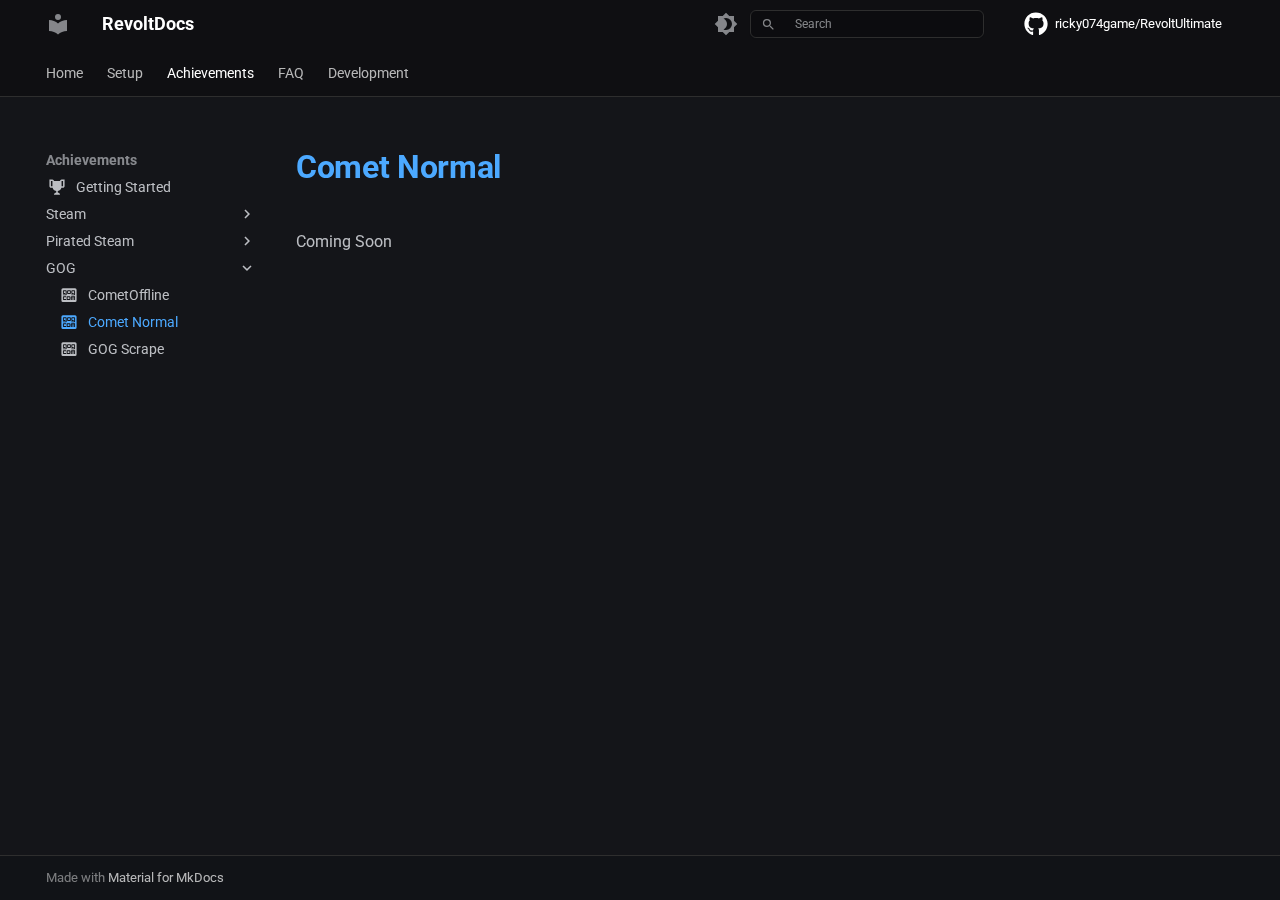
<file: achievements/GOG/Comet/index.html>
<!doctype html>
<html lang="en" class="no-js">
  <head>
    
      <meta charset="utf-8">
      <meta name="viewport" content="width=device-width,initial-scale=1">
      
        <meta name="description" content="Comet Normal achievements and features">
      
      
      
        <link rel="canonical" href="https://ricky074game.github.io/RevoltDocs/achievements/GOG/Comet/">
      
      
        <link rel="prev" href="../CometOffline/">
      
      
        <link rel="next" href="../GOGScrape/">
      
      
      <link rel="icon" href="../../../assets/images/favicon.png">
      <meta name="generator" content="mkdocs-1.6.1, mkdocs-material-9.6.20">
    
    
      
        <title>Comet Normal - RevoltDocs</title>
      
    
    
      <link rel="stylesheet" href="../../../assets/stylesheets/main.e53b48f4.min.css">
      
        
        <link rel="stylesheet" href="../../../assets/stylesheets/palette.06af60db.min.css">
      
      


    
    
      
    
    
      
        
        
        <link rel="preconnect" href="https://fonts.gstatic.com" crossorigin>
        <link rel="stylesheet" href="https://fonts.googleapis.com/css?family=Roboto:300,300i,400,400i,700,700i%7CRoboto+Mono:400,400i,700,700i&display=fallback">
        <style>:root{--md-text-font:"Roboto";--md-code-font:"Roboto Mono"}</style>
      
    
    
      <link rel="stylesheet" href="../../../styles.css">
    
    <script>__md_scope=new URL("../../..",location),__md_hash=e=>[...e].reduce(((e,_)=>(e<<5)-e+_.charCodeAt(0)),0),__md_get=(e,_=localStorage,t=__md_scope)=>JSON.parse(_.getItem(t.pathname+"."+e)),__md_set=(e,_,t=localStorage,a=__md_scope)=>{try{t.setItem(a.pathname+"."+e,JSON.stringify(_))}catch(e){}}</script>
    
      

    
    
    
  </head>
  
  
    
    
      
    
    
    
    
    <body dir="ltr" data-md-color-scheme="slate" data-md-color-primary="black" data-md-color-accent="purple">
  
    
    <input class="md-toggle" data-md-toggle="drawer" type="checkbox" id="__drawer" autocomplete="off">
    <input class="md-toggle" data-md-toggle="search" type="checkbox" id="__search" autocomplete="off">
    <label class="md-overlay" for="__drawer"></label>
    <div data-md-component="skip">
      
        
        <a href="#comet-normal" class="md-skip">
          Skip to content
        </a>
      
    </div>
    <div data-md-component="announce">
      
    </div>
    
    
      

<header class="md-header" data-md-component="header">
  <nav class="md-header__inner md-grid" aria-label="Header">
    <a href="../../.." title="RevoltDocs" class="md-header__button md-logo" aria-label="RevoltDocs" data-md-component="logo">
      
  
  <svg xmlns="http://www.w3.org/2000/svg" viewBox="0 0 24 24"><path d="M12 8a3 3 0 0 0 3-3 3 3 0 0 0-3-3 3 3 0 0 0-3 3 3 3 0 0 0 3 3m0 3.54C9.64 9.35 6.5 8 3 8v11c3.5 0 6.64 1.35 9 3.54 2.36-2.19 5.5-3.54 9-3.54V8c-3.5 0-6.64 1.35-9 3.54"/></svg>

    </a>
    <label class="md-header__button md-icon" for="__drawer">
      
      <svg xmlns="http://www.w3.org/2000/svg" viewBox="0 0 24 24"><path d="M3 6h18v2H3zm0 5h18v2H3zm0 5h18v2H3z"/></svg>
    </label>
    <div class="md-header__title" data-md-component="header-title">
      <div class="md-header__ellipsis">
        <div class="md-header__topic">
          <span class="md-ellipsis">
            RevoltDocs
          </span>
        </div>
        <div class="md-header__topic" data-md-component="header-topic">
          <span class="md-ellipsis">
            
              Comet Normal
            
          </span>
        </div>
      </div>
    </div>
    
      
        <form class="md-header__option" data-md-component="palette">
  
    
    
    
    <input class="md-option" data-md-color-media="" data-md-color-scheme="slate" data-md-color-primary="black" data-md-color-accent="purple"  aria-label="Switch to light mode"  type="radio" name="__palette" id="__palette_0">
    
      <label class="md-header__button md-icon" title="Switch to light mode" for="__palette_1" hidden>
        <svg xmlns="http://www.w3.org/2000/svg" viewBox="0 0 24 24"><path d="M12 18c-.89 0-1.74-.2-2.5-.55C11.56 16.5 13 14.42 13 12s-1.44-4.5-3.5-5.45C10.26 6.2 11.11 6 12 6a6 6 0 0 1 6 6 6 6 0 0 1-6 6m8-9.31V4h-4.69L12 .69 8.69 4H4v4.69L.69 12 4 15.31V20h4.69L12 23.31 15.31 20H20v-4.69L23.31 12z"/></svg>
      </label>
    
  
    
    
    
    <input class="md-option" data-md-color-media="" data-md-color-scheme="default" data-md-color-primary="white" data-md-color-accent="purple"  aria-label="Switch to dark mode"  type="radio" name="__palette" id="__palette_1">
    
      <label class="md-header__button md-icon" title="Switch to dark mode" for="__palette_0" hidden>
        <svg xmlns="http://www.w3.org/2000/svg" viewBox="0 0 24 24"><path d="M12 8a4 4 0 0 0-4 4 4 4 0 0 0 4 4 4 4 0 0 0 4-4 4 4 0 0 0-4-4m0 10a6 6 0 0 1-6-6 6 6 0 0 1 6-6 6 6 0 0 1 6 6 6 6 0 0 1-6 6m8-9.31V4h-4.69L12 .69 8.69 4H4v4.69L.69 12 4 15.31V20h4.69L12 23.31 15.31 20H20v-4.69L23.31 12z"/></svg>
      </label>
    
  
</form>
      
    
    
      <script>var palette=__md_get("__palette");if(palette&&palette.color){if("(prefers-color-scheme)"===palette.color.media){var media=matchMedia("(prefers-color-scheme: light)"),input=document.querySelector(media.matches?"[data-md-color-media='(prefers-color-scheme: light)']":"[data-md-color-media='(prefers-color-scheme: dark)']");palette.color.media=input.getAttribute("data-md-color-media"),palette.color.scheme=input.getAttribute("data-md-color-scheme"),palette.color.primary=input.getAttribute("data-md-color-primary"),palette.color.accent=input.getAttribute("data-md-color-accent")}for(var[key,value]of Object.entries(palette.color))document.body.setAttribute("data-md-color-"+key,value)}</script>
    
    
    
      
      
        <label class="md-header__button md-icon" for="__search">
          
          <svg xmlns="http://www.w3.org/2000/svg" viewBox="0 0 24 24"><path d="M9.5 3A6.5 6.5 0 0 1 16 9.5c0 1.61-.59 3.09-1.56 4.23l.27.27h.79l5 5-1.5 1.5-5-5v-.79l-.27-.27A6.52 6.52 0 0 1 9.5 16 6.5 6.5 0 0 1 3 9.5 6.5 6.5 0 0 1 9.5 3m0 2C7 5 5 7 5 9.5S7 14 9.5 14 14 12 14 9.5 12 5 9.5 5"/></svg>
        </label>
        <div class="md-search" data-md-component="search" role="dialog">
  <label class="md-search__overlay" for="__search"></label>
  <div class="md-search__inner" role="search">
    <form class="md-search__form" name="search">
      <input type="text" class="md-search__input" name="query" aria-label="Search" placeholder="Search" autocapitalize="off" autocorrect="off" autocomplete="off" spellcheck="false" data-md-component="search-query" required>
      <label class="md-search__icon md-icon" for="__search">
        
        <svg xmlns="http://www.w3.org/2000/svg" viewBox="0 0 24 24"><path d="M9.5 3A6.5 6.5 0 0 1 16 9.5c0 1.61-.59 3.09-1.56 4.23l.27.27h.79l5 5-1.5 1.5-5-5v-.79l-.27-.27A6.52 6.52 0 0 1 9.5 16 6.5 6.5 0 0 1 3 9.5 6.5 6.5 0 0 1 9.5 3m0 2C7 5 5 7 5 9.5S7 14 9.5 14 14 12 14 9.5 12 5 9.5 5"/></svg>
        
        <svg xmlns="http://www.w3.org/2000/svg" viewBox="0 0 24 24"><path d="M20 11v2H8l5.5 5.5-1.42 1.42L4.16 12l7.92-7.92L13.5 5.5 8 11z"/></svg>
      </label>
      <nav class="md-search__options" aria-label="Search">
        
          <a href="javascript:void(0)" class="md-search__icon md-icon" title="Share" aria-label="Share" data-clipboard data-clipboard-text="" data-md-component="search-share" tabindex="-1">
            
            <svg xmlns="http://www.w3.org/2000/svg" viewBox="0 0 24 24"><path d="M18 16.08c-.76 0-1.44.3-1.96.77L8.91 12.7c.05-.23.09-.46.09-.7s-.04-.47-.09-.7l7.05-4.11c.54.5 1.25.81 2.04.81a3 3 0 0 0 3-3 3 3 0 0 0-3-3 3 3 0 0 0-3 3c0 .24.04.47.09.7L8.04 9.81C7.5 9.31 6.79 9 6 9a3 3 0 0 0-3 3 3 3 0 0 0 3 3c.79 0 1.5-.31 2.04-.81l7.12 4.15c-.05.21-.08.43-.08.66 0 1.61 1.31 2.91 2.92 2.91s2.92-1.3 2.92-2.91A2.92 2.92 0 0 0 18 16.08"/></svg>
          </a>
        
        <button type="reset" class="md-search__icon md-icon" title="Clear" aria-label="Clear" tabindex="-1">
          
          <svg xmlns="http://www.w3.org/2000/svg" viewBox="0 0 24 24"><path d="M19 6.41 17.59 5 12 10.59 6.41 5 5 6.41 10.59 12 5 17.59 6.41 19 12 13.41 17.59 19 19 17.59 13.41 12z"/></svg>
        </button>
      </nav>
      
    </form>
    <div class="md-search__output">
      <div class="md-search__scrollwrap" tabindex="0" data-md-scrollfix>
        <div class="md-search-result" data-md-component="search-result">
          <div class="md-search-result__meta">
            Initializing search
          </div>
          <ol class="md-search-result__list" role="presentation"></ol>
        </div>
      </div>
    </div>
  </div>
</div>
      
    
    
      <div class="md-header__source">
        <a href="https://github.com/ricky074game/RevoltUltimate" title="Go to repository" class="md-source" data-md-component="source">
  <div class="md-source__icon md-icon">
    
    <svg xmlns="http://www.w3.org/2000/svg" viewBox="0 0 512 512"><!--! Font Awesome Free 7.0.0 by @fontawesome - https://fontawesome.com License - https://fontawesome.com/license/free (Icons: CC BY 4.0, Fonts: SIL OFL 1.1, Code: MIT License) Copyright 2025 Fonticons, Inc.--><path d="M173.9 397.4c0 2-2.3 3.6-5.2 3.6-3.3.3-5.6-1.3-5.6-3.6 0-2 2.3-3.6 5.2-3.6 3-.3 5.6 1.3 5.6 3.6m-31.1-4.5c-.7 2 1.3 4.3 4.3 4.9 2.6 1 5.6 0 6.2-2s-1.3-4.3-4.3-5.2c-2.6-.7-5.5.3-6.2 2.3m44.2-1.7c-2.9.7-4.9 2.6-4.6 4.9.3 2 2.9 3.3 5.9 2.6 2.9-.7 4.9-2.6 4.6-4.6-.3-1.9-3-3.2-5.9-2.9M252.8 8C114.1 8 8 113.3 8 252c0 110.9 69.8 205.8 169.5 239.2 12.8 2.3 17.3-5.6 17.3-12.1 0-6.2-.3-40.4-.3-61.4 0 0-70 15-84.7-29.8 0 0-11.4-29.1-27.8-36.6 0 0-22.9-15.7 1.6-15.4 0 0 24.9 2 38.6 25.8 21.9 38.6 58.6 27.5 72.9 20.9 2.3-16 8.8-27.1 16-33.7-55.9-6.2-112.3-14.3-112.3-110.5 0-27.5 7.6-41.3 23.6-58.9-2.6-6.5-11.1-33.3 2.6-67.9 20.9-6.5 69 27 69 27 20-5.6 41.5-8.5 62.8-8.5s42.8 2.9 62.8 8.5c0 0 48.1-33.6 69-27 13.7 34.7 5.2 61.4 2.6 67.9 16 17.7 25.8 31.5 25.8 58.9 0 96.5-58.9 104.2-114.8 110.5 9.2 7.9 17 22.9 17 46.4 0 33.7-.3 75.4-.3 83.6 0 6.5 4.6 14.4 17.3 12.1C436.2 457.8 504 362.9 504 252 504 113.3 391.5 8 252.8 8M105.2 352.9c-1.3 1-1 3.3.7 5.2 1.6 1.6 3.9 2.3 5.2 1 1.3-1 1-3.3-.7-5.2-1.6-1.6-3.9-2.3-5.2-1m-10.8-8.1c-.7 1.3.3 2.9 2.3 3.9 1.6 1 3.6.7 4.3-.7.7-1.3-.3-2.9-2.3-3.9-2-.6-3.6-.3-4.3.7m32.4 35.6c-1.6 1.3-1 4.3 1.3 6.2 2.3 2.3 5.2 2.6 6.5 1 1.3-1.3.7-4.3-1.3-6.2-2.2-2.3-5.2-2.6-6.5-1m-11.4-14.7c-1.6 1-1.6 3.6 0 5.9s4.3 3.3 5.6 2.3c1.6-1.3 1.6-3.9 0-6.2-1.4-2.3-4-3.3-5.6-2"/></svg>
  </div>
  <div class="md-source__repository">
    ricky074game/RevoltUltimate
  </div>
</a>
      </div>
    
  </nav>
  
</header>
    
    <div class="md-container" data-md-component="container">
      
      
        
          
            
<nav class="md-tabs" aria-label="Tabs" data-md-component="tabs">
  <div class="md-grid">
    <ul class="md-tabs__list">
      
        
  
  
  
  
    <li class="md-tabs__item">
      <a href="../../.." class="md-tabs__link">
        
  
  
    
  
  Home

      </a>
    </li>
  

      
        
  
  
  
  
    <li class="md-tabs__item">
      <a href="../../../setup/" class="md-tabs__link">
        
  
  
    
  
  Setup

      </a>
    </li>
  

      
        
  
  
  
    
  
  
    
    
      <li class="md-tabs__item md-tabs__item--active">
        <a href="../../achievements/" class="md-tabs__link">
          
  
  
  Achievements

        </a>
      </li>
    
  

      
        
  
  
  
  
    <li class="md-tabs__item">
      <a href="../../../faq/" class="md-tabs__link">
        
  
  
    
  
  FAQ

      </a>
    </li>
  

      
        
  
  
  
  
    <li class="md-tabs__item">
      <a href="../../../development/" class="md-tabs__link">
        
  
  
    
  
  Development

      </a>
    </li>
  

      
    </ul>
  </div>
</nav>
          
        
      
      <main class="md-main" data-md-component="main">
        <div class="md-main__inner md-grid">
          
            
              
              <div class="md-sidebar md-sidebar--primary" data-md-component="sidebar" data-md-type="navigation" >
                <div class="md-sidebar__scrollwrap">
                  <div class="md-sidebar__inner">
                    


  


<nav class="md-nav md-nav--primary md-nav--lifted" aria-label="Navigation" data-md-level="0">
  <label class="md-nav__title" for="__drawer">
    <a href="../../.." title="RevoltDocs" class="md-nav__button md-logo" aria-label="RevoltDocs" data-md-component="logo">
      
  
  <svg xmlns="http://www.w3.org/2000/svg" viewBox="0 0 24 24"><path d="M12 8a3 3 0 0 0 3-3 3 3 0 0 0-3-3 3 3 0 0 0-3 3 3 3 0 0 0 3 3m0 3.54C9.64 9.35 6.5 8 3 8v11c3.5 0 6.64 1.35 9 3.54 2.36-2.19 5.5-3.54 9-3.54V8c-3.5 0-6.64 1.35-9 3.54"/></svg>

    </a>
    RevoltDocs
  </label>
  
    <div class="md-nav__source">
      <a href="https://github.com/ricky074game/RevoltUltimate" title="Go to repository" class="md-source" data-md-component="source">
  <div class="md-source__icon md-icon">
    
    <svg xmlns="http://www.w3.org/2000/svg" viewBox="0 0 512 512"><!--! Font Awesome Free 7.0.0 by @fontawesome - https://fontawesome.com License - https://fontawesome.com/license/free (Icons: CC BY 4.0, Fonts: SIL OFL 1.1, Code: MIT License) Copyright 2025 Fonticons, Inc.--><path d="M173.9 397.4c0 2-2.3 3.6-5.2 3.6-3.3.3-5.6-1.3-5.6-3.6 0-2 2.3-3.6 5.2-3.6 3-.3 5.6 1.3 5.6 3.6m-31.1-4.5c-.7 2 1.3 4.3 4.3 4.9 2.6 1 5.6 0 6.2-2s-1.3-4.3-4.3-5.2c-2.6-.7-5.5.3-6.2 2.3m44.2-1.7c-2.9.7-4.9 2.6-4.6 4.9.3 2 2.9 3.3 5.9 2.6 2.9-.7 4.9-2.6 4.6-4.6-.3-1.9-3-3.2-5.9-2.9M252.8 8C114.1 8 8 113.3 8 252c0 110.9 69.8 205.8 169.5 239.2 12.8 2.3 17.3-5.6 17.3-12.1 0-6.2-.3-40.4-.3-61.4 0 0-70 15-84.7-29.8 0 0-11.4-29.1-27.8-36.6 0 0-22.9-15.7 1.6-15.4 0 0 24.9 2 38.6 25.8 21.9 38.6 58.6 27.5 72.9 20.9 2.3-16 8.8-27.1 16-33.7-55.9-6.2-112.3-14.3-112.3-110.5 0-27.5 7.6-41.3 23.6-58.9-2.6-6.5-11.1-33.3 2.6-67.9 20.9-6.5 69 27 69 27 20-5.6 41.5-8.5 62.8-8.5s42.8 2.9 62.8 8.5c0 0 48.1-33.6 69-27 13.7 34.7 5.2 61.4 2.6 67.9 16 17.7 25.8 31.5 25.8 58.9 0 96.5-58.9 104.2-114.8 110.5 9.2 7.9 17 22.9 17 46.4 0 33.7-.3 75.4-.3 83.6 0 6.5 4.6 14.4 17.3 12.1C436.2 457.8 504 362.9 504 252 504 113.3 391.5 8 252.8 8M105.2 352.9c-1.3 1-1 3.3.7 5.2 1.6 1.6 3.9 2.3 5.2 1 1.3-1 1-3.3-.7-5.2-1.6-1.6-3.9-2.3-5.2-1m-10.8-8.1c-.7 1.3.3 2.9 2.3 3.9 1.6 1 3.6.7 4.3-.7.7-1.3-.3-2.9-2.3-3.9-2-.6-3.6-.3-4.3.7m32.4 35.6c-1.6 1.3-1 4.3 1.3 6.2 2.3 2.3 5.2 2.6 6.5 1 1.3-1.3.7-4.3-1.3-6.2-2.2-2.3-5.2-2.6-6.5-1m-11.4-14.7c-1.6 1-1.6 3.6 0 5.9s4.3 3.3 5.6 2.3c1.6-1.3 1.6-3.9 0-6.2-1.4-2.3-4-3.3-5.6-2"/></svg>
  </div>
  <div class="md-source__repository">
    ricky074game/RevoltUltimate
  </div>
</a>
    </div>
  
  <ul class="md-nav__list" data-md-scrollfix>
    
      
      
  
  
  
  
    <li class="md-nav__item">
      <a href="../../.." class="md-nav__link">
        
  
  
  <span class="md-ellipsis">
    Home
    
  </span>
  

      </a>
    </li>
  

    
      
      
  
  
  
  
    <li class="md-nav__item">
      <a href="../../../setup/" class="md-nav__link">
        
  
  
  <span class="md-ellipsis">
    Setup
    
  </span>
  

      </a>
    </li>
  

    
      
      
  
  
    
  
  
  
    
    
    
    
      
        
        
      
      
    
    
      
    
    <li class="md-nav__item md-nav__item--active md-nav__item--section md-nav__item--nested">
      
        
        
        <input class="md-nav__toggle md-toggle " type="checkbox" id="__nav_3" checked>
        
          
          <label class="md-nav__link" for="__nav_3" id="__nav_3_label" tabindex="">
            
  
  
  <span class="md-ellipsis">
    Achievements
    
  </span>
  

            <span class="md-nav__icon md-icon"></span>
          </label>
        
        <nav class="md-nav" data-md-level="1" aria-labelledby="__nav_3_label" aria-expanded="true">
          <label class="md-nav__title" for="__nav_3">
            <span class="md-nav__icon md-icon"></span>
            Achievements
          </label>
          <ul class="md-nav__list" data-md-scrollfix>
            
              
                
  
  
  
  
    <li class="md-nav__item">
      <a href="../../achievements/" class="md-nav__link">
        
  
  
    <svg xmlns="http://www.w3.org/2000/svg" viewBox="0 0 24 24"><path d="M18 2c-.9 0-2 1-2 2H8c0-1-1.1-2-2-2H2v9c0 1 1 2 2 2h2.2c.4 2 1.7 3.7 4.8 4v2.08C8 19.54 8 22 8 22h8s0-2.46-3-2.92V17c3.1-.3 4.4-2 4.8-4H20c1 0 2-1 2-2V2zM6 11H4V4h2zm14 0h-2V4h2z"/></svg>
  
  <span class="md-ellipsis">
    Getting Started
    
  </span>
  

      </a>
    </li>
  

              
            
              
                
  
  
  
  
    
    
    
    
      
      
    
    
      
        
        
      
    
    <li class="md-nav__item md-nav__item--pruned md-nav__item--nested">
      
        
  
  
  
    <a href="../../Steam/SteamScrape/" class="md-nav__link">
      
  
  
  <span class="md-ellipsis">
    Steam
    
  </span>
  

      
        <span class="md-nav__icon md-icon"></span>
      
    </a>
  

      
    </li>
  

              
            
              
                
  
  
  
  
    
    
    
    
      
      
    
    
      
        
        
      
    
    <li class="md-nav__item md-nav__item--pruned md-nav__item--nested">
      
        
  
  
  
    <a href="../../Steam/InsideGameFolder/" class="md-nav__link">
      
  
  
  <span class="md-ellipsis">
    Pirated Steam
    
  </span>
  

      
        <span class="md-nav__icon md-icon"></span>
      
    </a>
  

      
    </li>
  

              
            
              
                
  
  
    
  
  
  
    
    
    
    
      
      
    
    
      
    
    <li class="md-nav__item md-nav__item--active md-nav__item--nested">
      
        
        
        <input class="md-nav__toggle md-toggle " type="checkbox" id="__nav_3_4" checked>
        
          
          <label class="md-nav__link" for="__nav_3_4" id="__nav_3_4_label" tabindex="0">
            
  
  
  <span class="md-ellipsis">
    GOG
    
  </span>
  

            <span class="md-nav__icon md-icon"></span>
          </label>
        
        <nav class="md-nav" data-md-level="2" aria-labelledby="__nav_3_4_label" aria-expanded="true">
          <label class="md-nav__title" for="__nav_3_4">
            <span class="md-nav__icon md-icon"></span>
            GOG
          </label>
          <ul class="md-nav__list" data-md-scrollfix>
            
              
                
  
  
  
  
    <li class="md-nav__item">
      <a href="../CometOffline/" class="md-nav__link">
        
  
  
    <svg xmlns="http://www.w3.org/2000/svg" viewBox="0 0 24 24"><path d="M4 3h16a2 2 0 0 1 2 2v14a2 2 0 0 1-2 2H4a2 2 0 0 1-2-2V5a2 2 0 0 1 2-2m6.46 2.54c-.51 0-.92.41-.92.92v3.08a.92.92 0 0 0 .92.92h3.08a.92.92 0 0 0 .92-.92V6.46c0-.51-.41-.92-.92-.92zm.62 1.23h1.84a.31.31 0 0 1 .31.31v1.84a.31.31 0 0 1-.31.31h-1.84a.31.31 0 0 1-.31-.31V7.08a.31.31 0 0 1 .31-.31M4.92 5.54a.92.92 0 0 0-.92.92v3.08c0 .51.41.92.92.92h2.16V9.23H5.54c-.17 0-.31-.14-.31-.31V7.08c0-.17.14-.31.31-.31h1.84a.31.31 0 0 1 .31.31v3.69a.31.31 0 0 1-.31.31H4v1.23h4c.5 0 .92-.42.92-.93V6.46A.92.92 0 0 0 8 5.54zm11.08 0c-.5 0-.92.41-.92.92v3.08c0 .51.42.92.92.92h2.15V9.23h-1.53c-.17 0-.31-.14-.31-.31V7.08c0-.17.14-.31.31-.31h1.84c.17 0 .31.14.31.31v3.69c0 .17-.14.31-.31.31h-3.38v1.23h4c.51 0 .92-.42.92-.93V6.46c0-.51-.41-.92-.92-.92zm-6.15 8c-.51 0-.93.41-.93.92v3.08c0 .51.42.92.93.92h3.07c.51 0 .93-.41.93-.92v-3.08c0-.51-.42-.92-.93-.92zm.61 1.23h1.85a.3.3 0 0 1 .31.31v1.84a.31.31 0 0 1-.31.31h-1.85c-.17 0-.31-.14-.31-.31v-1.84a.31.31 0 0 1 .31-.31m-5.54-1.23c-.51 0-.92.41-.92.92v3.08c0 .51.41.92.92.92h3.39v-1.23H5.54c-.17 0-.31-.14-.31-.31v-1.84c0-.17.14-.31.31-.31h2.77v-1.23zm10.46 0c-.51 0-.92.41-.92.92v4h1.23v-3.38a.31.31 0 0 1 .31-.31h.62v3.69h1.23v-3.69h.92v3.69H20v-4.92z"/></svg>
  
  <span class="md-ellipsis">
    CometOffline
    
  </span>
  

      </a>
    </li>
  

              
            
              
                
  
  
    
  
  
  
    <li class="md-nav__item md-nav__item--active">
      
      <input class="md-nav__toggle md-toggle" type="checkbox" id="__toc">
      
      
        
      
      
      <a href="./" class="md-nav__link md-nav__link--active">
        
  
  
    <svg xmlns="http://www.w3.org/2000/svg" viewBox="0 0 24 24"><path d="M4 3h16a2 2 0 0 1 2 2v14a2 2 0 0 1-2 2H4a2 2 0 0 1-2-2V5a2 2 0 0 1 2-2m6.46 2.54c-.51 0-.92.41-.92.92v3.08a.92.92 0 0 0 .92.92h3.08a.92.92 0 0 0 .92-.92V6.46c0-.51-.41-.92-.92-.92zm.62 1.23h1.84a.31.31 0 0 1 .31.31v1.84a.31.31 0 0 1-.31.31h-1.84a.31.31 0 0 1-.31-.31V7.08a.31.31 0 0 1 .31-.31M4.92 5.54a.92.92 0 0 0-.92.92v3.08c0 .51.41.92.92.92h2.16V9.23H5.54c-.17 0-.31-.14-.31-.31V7.08c0-.17.14-.31.31-.31h1.84a.31.31 0 0 1 .31.31v3.69a.31.31 0 0 1-.31.31H4v1.23h4c.5 0 .92-.42.92-.93V6.46A.92.92 0 0 0 8 5.54zm11.08 0c-.5 0-.92.41-.92.92v3.08c0 .51.42.92.92.92h2.15V9.23h-1.53c-.17 0-.31-.14-.31-.31V7.08c0-.17.14-.31.31-.31h1.84c.17 0 .31.14.31.31v3.69c0 .17-.14.31-.31.31h-3.38v1.23h4c.51 0 .92-.42.92-.93V6.46c0-.51-.41-.92-.92-.92zm-6.15 8c-.51 0-.93.41-.93.92v3.08c0 .51.42.92.93.92h3.07c.51 0 .93-.41.93-.92v-3.08c0-.51-.42-.92-.93-.92zm.61 1.23h1.85a.3.3 0 0 1 .31.31v1.84a.31.31 0 0 1-.31.31h-1.85c-.17 0-.31-.14-.31-.31v-1.84a.31.31 0 0 1 .31-.31m-5.54-1.23c-.51 0-.92.41-.92.92v3.08c0 .51.41.92.92.92h3.39v-1.23H5.54c-.17 0-.31-.14-.31-.31v-1.84c0-.17.14-.31.31-.31h2.77v-1.23zm10.46 0c-.51 0-.92.41-.92.92v4h1.23v-3.38a.31.31 0 0 1 .31-.31h.62v3.69h1.23v-3.69h.92v3.69H20v-4.92z"/></svg>
  
  <span class="md-ellipsis">
    Comet Normal
    
  </span>
  

      </a>
      
    </li>
  

              
            
              
                
  
  
  
  
    <li class="md-nav__item">
      <a href="../GOGScrape/" class="md-nav__link">
        
  
  
    <svg xmlns="http://www.w3.org/2000/svg" viewBox="0 0 24 24"><path d="M4 3h16a2 2 0 0 1 2 2v14a2 2 0 0 1-2 2H4a2 2 0 0 1-2-2V5a2 2 0 0 1 2-2m6.46 2.54c-.51 0-.92.41-.92.92v3.08a.92.92 0 0 0 .92.92h3.08a.92.92 0 0 0 .92-.92V6.46c0-.51-.41-.92-.92-.92zm.62 1.23h1.84a.31.31 0 0 1 .31.31v1.84a.31.31 0 0 1-.31.31h-1.84a.31.31 0 0 1-.31-.31V7.08a.31.31 0 0 1 .31-.31M4.92 5.54a.92.92 0 0 0-.92.92v3.08c0 .51.41.92.92.92h2.16V9.23H5.54c-.17 0-.31-.14-.31-.31V7.08c0-.17.14-.31.31-.31h1.84a.31.31 0 0 1 .31.31v3.69a.31.31 0 0 1-.31.31H4v1.23h4c.5 0 .92-.42.92-.93V6.46A.92.92 0 0 0 8 5.54zm11.08 0c-.5 0-.92.41-.92.92v3.08c0 .51.42.92.92.92h2.15V9.23h-1.53c-.17 0-.31-.14-.31-.31V7.08c0-.17.14-.31.31-.31h1.84c.17 0 .31.14.31.31v3.69c0 .17-.14.31-.31.31h-3.38v1.23h4c.51 0 .92-.42.92-.93V6.46c0-.51-.41-.92-.92-.92zm-6.15 8c-.51 0-.93.41-.93.92v3.08c0 .51.42.92.93.92h3.07c.51 0 .93-.41.93-.92v-3.08c0-.51-.42-.92-.93-.92zm.61 1.23h1.85a.3.3 0 0 1 .31.31v1.84a.31.31 0 0 1-.31.31h-1.85c-.17 0-.31-.14-.31-.31v-1.84a.31.31 0 0 1 .31-.31m-5.54-1.23c-.51 0-.92.41-.92.92v3.08c0 .51.41.92.92.92h3.39v-1.23H5.54c-.17 0-.31-.14-.31-.31v-1.84c0-.17.14-.31.31-.31h2.77v-1.23zm10.46 0c-.51 0-.92.41-.92.92v4h1.23v-3.38a.31.31 0 0 1 .31-.31h.62v3.69h1.23v-3.69h.92v3.69H20v-4.92z"/></svg>
  
  <span class="md-ellipsis">
    GOG Scrape
    
  </span>
  

      </a>
    </li>
  

              
            
          </ul>
        </nav>
      
    </li>
  

              
            
          </ul>
        </nav>
      
    </li>
  

    
      
      
  
  
  
  
    <li class="md-nav__item">
      <a href="../../../faq/" class="md-nav__link">
        
  
  
  <span class="md-ellipsis">
    FAQ
    
  </span>
  

      </a>
    </li>
  

    
      
      
  
  
  
  
    <li class="md-nav__item">
      <a href="../../../development/" class="md-nav__link">
        
  
  
  <span class="md-ellipsis">
    Development
    
  </span>
  

      </a>
    </li>
  

    
  </ul>
</nav>
                  </div>
                </div>
              </div>
            
            
              
              <div class="md-sidebar md-sidebar--secondary" data-md-component="sidebar" data-md-type="toc" >
                <div class="md-sidebar__scrollwrap">
                  <div class="md-sidebar__inner">
                    

<nav class="md-nav md-nav--secondary" aria-label="Table of contents">
  
  
  
    
  
  
</nav>
                  </div>
                </div>
              </div>
            
          
          
            <div class="md-content" data-md-component="content">
              <article class="md-content__inner md-typeset">
                
                  


  
  


<h1 id="comet-normal">Comet Normal</h1>
<p>Coming Soon</p>







  
  






                
              </article>
            </div>
          
          
<script>var target=document.getElementById(location.hash.slice(1));target&&target.name&&(target.checked=target.name.startsWith("__tabbed_"))</script>
        </div>
        
          <button type="button" class="md-top md-icon" data-md-component="top" hidden>
  
  <svg xmlns="http://www.w3.org/2000/svg" viewBox="0 0 24 24"><path d="M13 20h-2V8l-5.5 5.5-1.42-1.42L12 4.16l7.92 7.92-1.42 1.42L13 8z"/></svg>
  Back to top
</button>
        
      </main>
      
        <footer class="md-footer">
  
  <div class="md-footer-meta md-typeset">
    <div class="md-footer-meta__inner md-grid">
      <div class="md-copyright">
  
  
    Made with
    <a href="https://squidfunk.github.io/mkdocs-material/" target="_blank" rel="noopener">
      Material for MkDocs
    </a>
  
</div>
      
    </div>
  </div>
</footer>
      
    </div>
    <div class="md-dialog" data-md-component="dialog">
      <div class="md-dialog__inner md-typeset"></div>
    </div>
    
    
    
      
      <script id="__config" type="application/json">{"base": "../../..", "features": ["navigation.tabs", "navigation.top", "navigation.instant", "navigation.instant.prefetch", "navigation.path", "navigation.prune", "search.highlight", "search.share"], "search": "../../../assets/javascripts/workers/search.973d3a69.min.js", "tags": null, "translations": {"clipboard.copied": "Copied to clipboard", "clipboard.copy": "Copy to clipboard", "search.result.more.one": "1 more on this page", "search.result.more.other": "# more on this page", "search.result.none": "No matching documents", "search.result.one": "1 matching document", "search.result.other": "# matching documents", "search.result.placeholder": "Type to start searching", "search.result.term.missing": "Missing", "select.version": "Select version"}, "version": null}</script>
    
    
      <script src="../../../assets/javascripts/bundle.f55a23d4.min.js"></script>
      
    
  </body>
</html>
</file>
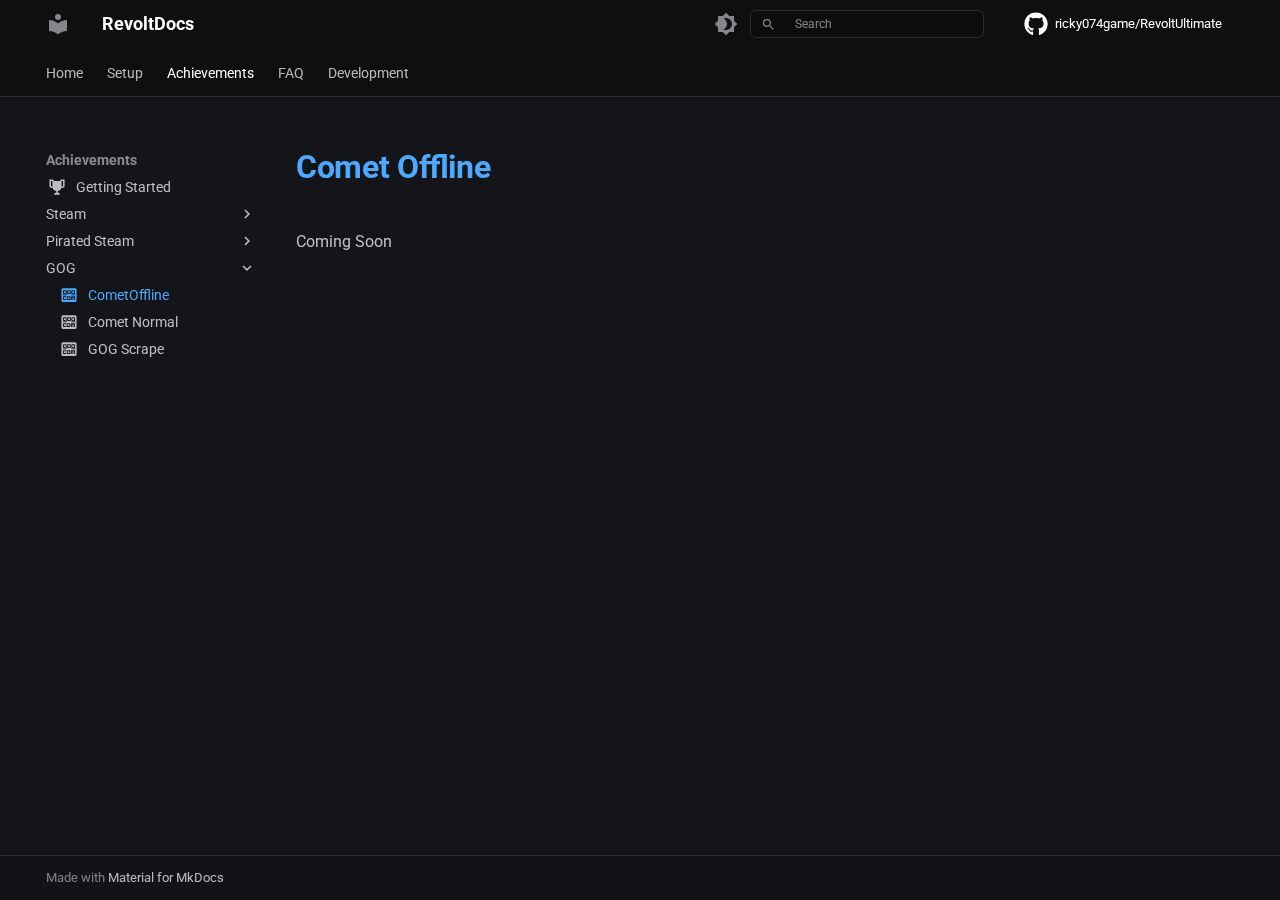
<file: achievements/GOG/CometOffline/index.html>
<!doctype html>
<html lang="en" class="no-js">
  <head>
    
      <meta charset="utf-8">
      <meta name="viewport" content="width=device-width,initial-scale=1">
      
        <meta name="description" content="Comet Offline achievements and features">
      
      
      
        <link rel="canonical" href="https://ricky074game.github.io/RevoltDocs/achievements/GOG/CometOffline/">
      
      
        <link rel="prev" href="../../Steam/OutsideGameFolder/">
      
      
        <link rel="next" href="../Comet/">
      
      
      <link rel="icon" href="../../../assets/images/favicon.png">
      <meta name="generator" content="mkdocs-1.6.1, mkdocs-material-9.6.20">
    
    
      
        <title>CometOffline - RevoltDocs</title>
      
    
    
      <link rel="stylesheet" href="../../../assets/stylesheets/main.e53b48f4.min.css">
      
        
        <link rel="stylesheet" href="../../../assets/stylesheets/palette.06af60db.min.css">
      
      


    
    
      
    
    
      
        
        
        <link rel="preconnect" href="https://fonts.gstatic.com" crossorigin>
        <link rel="stylesheet" href="https://fonts.googleapis.com/css?family=Roboto:300,300i,400,400i,700,700i%7CRoboto+Mono:400,400i,700,700i&display=fallback">
        <style>:root{--md-text-font:"Roboto";--md-code-font:"Roboto Mono"}</style>
      
    
    
      <link rel="stylesheet" href="../../../styles.css">
    
    <script>__md_scope=new URL("../../..",location),__md_hash=e=>[...e].reduce(((e,_)=>(e<<5)-e+_.charCodeAt(0)),0),__md_get=(e,_=localStorage,t=__md_scope)=>JSON.parse(_.getItem(t.pathname+"."+e)),__md_set=(e,_,t=localStorage,a=__md_scope)=>{try{t.setItem(a.pathname+"."+e,JSON.stringify(_))}catch(e){}}</script>
    
      

    
    
    
  </head>
  
  
    
    
      
    
    
    
    
    <body dir="ltr" data-md-color-scheme="slate" data-md-color-primary="black" data-md-color-accent="purple">
  
    
    <input class="md-toggle" data-md-toggle="drawer" type="checkbox" id="__drawer" autocomplete="off">
    <input class="md-toggle" data-md-toggle="search" type="checkbox" id="__search" autocomplete="off">
    <label class="md-overlay" for="__drawer"></label>
    <div data-md-component="skip">
      
        
        <a href="#comet-offline" class="md-skip">
          Skip to content
        </a>
      
    </div>
    <div data-md-component="announce">
      
    </div>
    
    
      

<header class="md-header" data-md-component="header">
  <nav class="md-header__inner md-grid" aria-label="Header">
    <a href="../../.." title="RevoltDocs" class="md-header__button md-logo" aria-label="RevoltDocs" data-md-component="logo">
      
  
  <svg xmlns="http://www.w3.org/2000/svg" viewBox="0 0 24 24"><path d="M12 8a3 3 0 0 0 3-3 3 3 0 0 0-3-3 3 3 0 0 0-3 3 3 3 0 0 0 3 3m0 3.54C9.64 9.35 6.5 8 3 8v11c3.5 0 6.64 1.35 9 3.54 2.36-2.19 5.5-3.54 9-3.54V8c-3.5 0-6.64 1.35-9 3.54"/></svg>

    </a>
    <label class="md-header__button md-icon" for="__drawer">
      
      <svg xmlns="http://www.w3.org/2000/svg" viewBox="0 0 24 24"><path d="M3 6h18v2H3zm0 5h18v2H3zm0 5h18v2H3z"/></svg>
    </label>
    <div class="md-header__title" data-md-component="header-title">
      <div class="md-header__ellipsis">
        <div class="md-header__topic">
          <span class="md-ellipsis">
            RevoltDocs
          </span>
        </div>
        <div class="md-header__topic" data-md-component="header-topic">
          <span class="md-ellipsis">
            
              CometOffline
            
          </span>
        </div>
      </div>
    </div>
    
      
        <form class="md-header__option" data-md-component="palette">
  
    
    
    
    <input class="md-option" data-md-color-media="" data-md-color-scheme="slate" data-md-color-primary="black" data-md-color-accent="purple"  aria-label="Switch to light mode"  type="radio" name="__palette" id="__palette_0">
    
      <label class="md-header__button md-icon" title="Switch to light mode" for="__palette_1" hidden>
        <svg xmlns="http://www.w3.org/2000/svg" viewBox="0 0 24 24"><path d="M12 18c-.89 0-1.74-.2-2.5-.55C11.56 16.5 13 14.42 13 12s-1.44-4.5-3.5-5.45C10.26 6.2 11.11 6 12 6a6 6 0 0 1 6 6 6 6 0 0 1-6 6m8-9.31V4h-4.69L12 .69 8.69 4H4v4.69L.69 12 4 15.31V20h4.69L12 23.31 15.31 20H20v-4.69L23.31 12z"/></svg>
      </label>
    
  
    
    
    
    <input class="md-option" data-md-color-media="" data-md-color-scheme="default" data-md-color-primary="white" data-md-color-accent="purple"  aria-label="Switch to dark mode"  type="radio" name="__palette" id="__palette_1">
    
      <label class="md-header__button md-icon" title="Switch to dark mode" for="__palette_0" hidden>
        <svg xmlns="http://www.w3.org/2000/svg" viewBox="0 0 24 24"><path d="M12 8a4 4 0 0 0-4 4 4 4 0 0 0 4 4 4 4 0 0 0 4-4 4 4 0 0 0-4-4m0 10a6 6 0 0 1-6-6 6 6 0 0 1 6-6 6 6 0 0 1 6 6 6 6 0 0 1-6 6m8-9.31V4h-4.69L12 .69 8.69 4H4v4.69L.69 12 4 15.31V20h4.69L12 23.31 15.31 20H20v-4.69L23.31 12z"/></svg>
      </label>
    
  
</form>
      
    
    
      <script>var palette=__md_get("__palette");if(palette&&palette.color){if("(prefers-color-scheme)"===palette.color.media){var media=matchMedia("(prefers-color-scheme: light)"),input=document.querySelector(media.matches?"[data-md-color-media='(prefers-color-scheme: light)']":"[data-md-color-media='(prefers-color-scheme: dark)']");palette.color.media=input.getAttribute("data-md-color-media"),palette.color.scheme=input.getAttribute("data-md-color-scheme"),palette.color.primary=input.getAttribute("data-md-color-primary"),palette.color.accent=input.getAttribute("data-md-color-accent")}for(var[key,value]of Object.entries(palette.color))document.body.setAttribute("data-md-color-"+key,value)}</script>
    
    
    
      
      
        <label class="md-header__button md-icon" for="__search">
          
          <svg xmlns="http://www.w3.org/2000/svg" viewBox="0 0 24 24"><path d="M9.5 3A6.5 6.5 0 0 1 16 9.5c0 1.61-.59 3.09-1.56 4.23l.27.27h.79l5 5-1.5 1.5-5-5v-.79l-.27-.27A6.52 6.52 0 0 1 9.5 16 6.5 6.5 0 0 1 3 9.5 6.5 6.5 0 0 1 9.5 3m0 2C7 5 5 7 5 9.5S7 14 9.5 14 14 12 14 9.5 12 5 9.5 5"/></svg>
        </label>
        <div class="md-search" data-md-component="search" role="dialog">
  <label class="md-search__overlay" for="__search"></label>
  <div class="md-search__inner" role="search">
    <form class="md-search__form" name="search">
      <input type="text" class="md-search__input" name="query" aria-label="Search" placeholder="Search" autocapitalize="off" autocorrect="off" autocomplete="off" spellcheck="false" data-md-component="search-query" required>
      <label class="md-search__icon md-icon" for="__search">
        
        <svg xmlns="http://www.w3.org/2000/svg" viewBox="0 0 24 24"><path d="M9.5 3A6.5 6.5 0 0 1 16 9.5c0 1.61-.59 3.09-1.56 4.23l.27.27h.79l5 5-1.5 1.5-5-5v-.79l-.27-.27A6.52 6.52 0 0 1 9.5 16 6.5 6.5 0 0 1 3 9.5 6.5 6.5 0 0 1 9.5 3m0 2C7 5 5 7 5 9.5S7 14 9.5 14 14 12 14 9.5 12 5 9.5 5"/></svg>
        
        <svg xmlns="http://www.w3.org/2000/svg" viewBox="0 0 24 24"><path d="M20 11v2H8l5.5 5.5-1.42 1.42L4.16 12l7.92-7.92L13.5 5.5 8 11z"/></svg>
      </label>
      <nav class="md-search__options" aria-label="Search">
        
          <a href="javascript:void(0)" class="md-search__icon md-icon" title="Share" aria-label="Share" data-clipboard data-clipboard-text="" data-md-component="search-share" tabindex="-1">
            
            <svg xmlns="http://www.w3.org/2000/svg" viewBox="0 0 24 24"><path d="M18 16.08c-.76 0-1.44.3-1.96.77L8.91 12.7c.05-.23.09-.46.09-.7s-.04-.47-.09-.7l7.05-4.11c.54.5 1.25.81 2.04.81a3 3 0 0 0 3-3 3 3 0 0 0-3-3 3 3 0 0 0-3 3c0 .24.04.47.09.7L8.04 9.81C7.5 9.31 6.79 9 6 9a3 3 0 0 0-3 3 3 3 0 0 0 3 3c.79 0 1.5-.31 2.04-.81l7.12 4.15c-.05.21-.08.43-.08.66 0 1.61 1.31 2.91 2.92 2.91s2.92-1.3 2.92-2.91A2.92 2.92 0 0 0 18 16.08"/></svg>
          </a>
        
        <button type="reset" class="md-search__icon md-icon" title="Clear" aria-label="Clear" tabindex="-1">
          
          <svg xmlns="http://www.w3.org/2000/svg" viewBox="0 0 24 24"><path d="M19 6.41 17.59 5 12 10.59 6.41 5 5 6.41 10.59 12 5 17.59 6.41 19 12 13.41 17.59 19 19 17.59 13.41 12z"/></svg>
        </button>
      </nav>
      
    </form>
    <div class="md-search__output">
      <div class="md-search__scrollwrap" tabindex="0" data-md-scrollfix>
        <div class="md-search-result" data-md-component="search-result">
          <div class="md-search-result__meta">
            Initializing search
          </div>
          <ol class="md-search-result__list" role="presentation"></ol>
        </div>
      </div>
    </div>
  </div>
</div>
      
    
    
      <div class="md-header__source">
        <a href="https://github.com/ricky074game/RevoltUltimate" title="Go to repository" class="md-source" data-md-component="source">
  <div class="md-source__icon md-icon">
    
    <svg xmlns="http://www.w3.org/2000/svg" viewBox="0 0 512 512"><!--! Font Awesome Free 7.0.0 by @fontawesome - https://fontawesome.com License - https://fontawesome.com/license/free (Icons: CC BY 4.0, Fonts: SIL OFL 1.1, Code: MIT License) Copyright 2025 Fonticons, Inc.--><path d="M173.9 397.4c0 2-2.3 3.6-5.2 3.6-3.3.3-5.6-1.3-5.6-3.6 0-2 2.3-3.6 5.2-3.6 3-.3 5.6 1.3 5.6 3.6m-31.1-4.5c-.7 2 1.3 4.3 4.3 4.9 2.6 1 5.6 0 6.2-2s-1.3-4.3-4.3-5.2c-2.6-.7-5.5.3-6.2 2.3m44.2-1.7c-2.9.7-4.9 2.6-4.6 4.9.3 2 2.9 3.3 5.9 2.6 2.9-.7 4.9-2.6 4.6-4.6-.3-1.9-3-3.2-5.9-2.9M252.8 8C114.1 8 8 113.3 8 252c0 110.9 69.8 205.8 169.5 239.2 12.8 2.3 17.3-5.6 17.3-12.1 0-6.2-.3-40.4-.3-61.4 0 0-70 15-84.7-29.8 0 0-11.4-29.1-27.8-36.6 0 0-22.9-15.7 1.6-15.4 0 0 24.9 2 38.6 25.8 21.9 38.6 58.6 27.5 72.9 20.9 2.3-16 8.8-27.1 16-33.7-55.9-6.2-112.3-14.3-112.3-110.5 0-27.5 7.6-41.3 23.6-58.9-2.6-6.5-11.1-33.3 2.6-67.9 20.9-6.5 69 27 69 27 20-5.6 41.5-8.5 62.8-8.5s42.8 2.9 62.8 8.5c0 0 48.1-33.6 69-27 13.7 34.7 5.2 61.4 2.6 67.9 16 17.7 25.8 31.5 25.8 58.9 0 96.5-58.9 104.2-114.8 110.5 9.2 7.9 17 22.9 17 46.4 0 33.7-.3 75.4-.3 83.6 0 6.5 4.6 14.4 17.3 12.1C436.2 457.8 504 362.9 504 252 504 113.3 391.5 8 252.8 8M105.2 352.9c-1.3 1-1 3.3.7 5.2 1.6 1.6 3.9 2.3 5.2 1 1.3-1 1-3.3-.7-5.2-1.6-1.6-3.9-2.3-5.2-1m-10.8-8.1c-.7 1.3.3 2.9 2.3 3.9 1.6 1 3.6.7 4.3-.7.7-1.3-.3-2.9-2.3-3.9-2-.6-3.6-.3-4.3.7m32.4 35.6c-1.6 1.3-1 4.3 1.3 6.2 2.3 2.3 5.2 2.6 6.5 1 1.3-1.3.7-4.3-1.3-6.2-2.2-2.3-5.2-2.6-6.5-1m-11.4-14.7c-1.6 1-1.6 3.6 0 5.9s4.3 3.3 5.6 2.3c1.6-1.3 1.6-3.9 0-6.2-1.4-2.3-4-3.3-5.6-2"/></svg>
  </div>
  <div class="md-source__repository">
    ricky074game/RevoltUltimate
  </div>
</a>
      </div>
    
  </nav>
  
</header>
    
    <div class="md-container" data-md-component="container">
      
      
        
          
            
<nav class="md-tabs" aria-label="Tabs" data-md-component="tabs">
  <div class="md-grid">
    <ul class="md-tabs__list">
      
        
  
  
  
  
    <li class="md-tabs__item">
      <a href="../../.." class="md-tabs__link">
        
  
  
    
  
  Home

      </a>
    </li>
  

      
        
  
  
  
  
    <li class="md-tabs__item">
      <a href="../../../setup/" class="md-tabs__link">
        
  
  
    
  
  Setup

      </a>
    </li>
  

      
        
  
  
  
    
  
  
    
    
      <li class="md-tabs__item md-tabs__item--active">
        <a href="../../achievements/" class="md-tabs__link">
          
  
  
  Achievements

        </a>
      </li>
    
  

      
        
  
  
  
  
    <li class="md-tabs__item">
      <a href="../../../faq/" class="md-tabs__link">
        
  
  
    
  
  FAQ

      </a>
    </li>
  

      
        
  
  
  
  
    <li class="md-tabs__item">
      <a href="../../../development/" class="md-tabs__link">
        
  
  
    
  
  Development

      </a>
    </li>
  

      
    </ul>
  </div>
</nav>
          
        
      
      <main class="md-main" data-md-component="main">
        <div class="md-main__inner md-grid">
          
            
              
              <div class="md-sidebar md-sidebar--primary" data-md-component="sidebar" data-md-type="navigation" >
                <div class="md-sidebar__scrollwrap">
                  <div class="md-sidebar__inner">
                    


  


<nav class="md-nav md-nav--primary md-nav--lifted" aria-label="Navigation" data-md-level="0">
  <label class="md-nav__title" for="__drawer">
    <a href="../../.." title="RevoltDocs" class="md-nav__button md-logo" aria-label="RevoltDocs" data-md-component="logo">
      
  
  <svg xmlns="http://www.w3.org/2000/svg" viewBox="0 0 24 24"><path d="M12 8a3 3 0 0 0 3-3 3 3 0 0 0-3-3 3 3 0 0 0-3 3 3 3 0 0 0 3 3m0 3.54C9.64 9.35 6.5 8 3 8v11c3.5 0 6.64 1.35 9 3.54 2.36-2.19 5.5-3.54 9-3.54V8c-3.5 0-6.64 1.35-9 3.54"/></svg>

    </a>
    RevoltDocs
  </label>
  
    <div class="md-nav__source">
      <a href="https://github.com/ricky074game/RevoltUltimate" title="Go to repository" class="md-source" data-md-component="source">
  <div class="md-source__icon md-icon">
    
    <svg xmlns="http://www.w3.org/2000/svg" viewBox="0 0 512 512"><!--! Font Awesome Free 7.0.0 by @fontawesome - https://fontawesome.com License - https://fontawesome.com/license/free (Icons: CC BY 4.0, Fonts: SIL OFL 1.1, Code: MIT License) Copyright 2025 Fonticons, Inc.--><path d="M173.9 397.4c0 2-2.3 3.6-5.2 3.6-3.3.3-5.6-1.3-5.6-3.6 0-2 2.3-3.6 5.2-3.6 3-.3 5.6 1.3 5.6 3.6m-31.1-4.5c-.7 2 1.3 4.3 4.3 4.9 2.6 1 5.6 0 6.2-2s-1.3-4.3-4.3-5.2c-2.6-.7-5.5.3-6.2 2.3m44.2-1.7c-2.9.7-4.9 2.6-4.6 4.9.3 2 2.9 3.3 5.9 2.6 2.9-.7 4.9-2.6 4.6-4.6-.3-1.9-3-3.2-5.9-2.9M252.8 8C114.1 8 8 113.3 8 252c0 110.9 69.8 205.8 169.5 239.2 12.8 2.3 17.3-5.6 17.3-12.1 0-6.2-.3-40.4-.3-61.4 0 0-70 15-84.7-29.8 0 0-11.4-29.1-27.8-36.6 0 0-22.9-15.7 1.6-15.4 0 0 24.9 2 38.6 25.8 21.9 38.6 58.6 27.5 72.9 20.9 2.3-16 8.8-27.1 16-33.7-55.9-6.2-112.3-14.3-112.3-110.5 0-27.5 7.6-41.3 23.6-58.9-2.6-6.5-11.1-33.3 2.6-67.9 20.9-6.5 69 27 69 27 20-5.6 41.5-8.5 62.8-8.5s42.8 2.9 62.8 8.5c0 0 48.1-33.6 69-27 13.7 34.7 5.2 61.4 2.6 67.9 16 17.7 25.8 31.5 25.8 58.9 0 96.5-58.9 104.2-114.8 110.5 9.2 7.9 17 22.9 17 46.4 0 33.7-.3 75.4-.3 83.6 0 6.5 4.6 14.4 17.3 12.1C436.2 457.8 504 362.9 504 252 504 113.3 391.5 8 252.8 8M105.2 352.9c-1.3 1-1 3.3.7 5.2 1.6 1.6 3.9 2.3 5.2 1 1.3-1 1-3.3-.7-5.2-1.6-1.6-3.9-2.3-5.2-1m-10.8-8.1c-.7 1.3.3 2.9 2.3 3.9 1.6 1 3.6.7 4.3-.7.7-1.3-.3-2.9-2.3-3.9-2-.6-3.6-.3-4.3.7m32.4 35.6c-1.6 1.3-1 4.3 1.3 6.2 2.3 2.3 5.2 2.6 6.5 1 1.3-1.3.7-4.3-1.3-6.2-2.2-2.3-5.2-2.6-6.5-1m-11.4-14.7c-1.6 1-1.6 3.6 0 5.9s4.3 3.3 5.6 2.3c1.6-1.3 1.6-3.9 0-6.2-1.4-2.3-4-3.3-5.6-2"/></svg>
  </div>
  <div class="md-source__repository">
    ricky074game/RevoltUltimate
  </div>
</a>
    </div>
  
  <ul class="md-nav__list" data-md-scrollfix>
    
      
      
  
  
  
  
    <li class="md-nav__item">
      <a href="../../.." class="md-nav__link">
        
  
  
  <span class="md-ellipsis">
    Home
    
  </span>
  

      </a>
    </li>
  

    
      
      
  
  
  
  
    <li class="md-nav__item">
      <a href="../../../setup/" class="md-nav__link">
        
  
  
  <span class="md-ellipsis">
    Setup
    
  </span>
  

      </a>
    </li>
  

    
      
      
  
  
    
  
  
  
    
    
    
    
      
        
        
      
      
    
    
      
    
    <li class="md-nav__item md-nav__item--active md-nav__item--section md-nav__item--nested">
      
        
        
        <input class="md-nav__toggle md-toggle " type="checkbox" id="__nav_3" checked>
        
          
          <label class="md-nav__link" for="__nav_3" id="__nav_3_label" tabindex="">
            
  
  
  <span class="md-ellipsis">
    Achievements
    
  </span>
  

            <span class="md-nav__icon md-icon"></span>
          </label>
        
        <nav class="md-nav" data-md-level="1" aria-labelledby="__nav_3_label" aria-expanded="true">
          <label class="md-nav__title" for="__nav_3">
            <span class="md-nav__icon md-icon"></span>
            Achievements
          </label>
          <ul class="md-nav__list" data-md-scrollfix>
            
              
                
  
  
  
  
    <li class="md-nav__item">
      <a href="../../achievements/" class="md-nav__link">
        
  
  
    <svg xmlns="http://www.w3.org/2000/svg" viewBox="0 0 24 24"><path d="M18 2c-.9 0-2 1-2 2H8c0-1-1.1-2-2-2H2v9c0 1 1 2 2 2h2.2c.4 2 1.7 3.7 4.8 4v2.08C8 19.54 8 22 8 22h8s0-2.46-3-2.92V17c3.1-.3 4.4-2 4.8-4H20c1 0 2-1 2-2V2zM6 11H4V4h2zm14 0h-2V4h2z"/></svg>
  
  <span class="md-ellipsis">
    Getting Started
    
  </span>
  

      </a>
    </li>
  

              
            
              
                
  
  
  
  
    
    
    
    
      
      
    
    
      
        
        
      
    
    <li class="md-nav__item md-nav__item--pruned md-nav__item--nested">
      
        
  
  
  
    <a href="../../Steam/SteamScrape/" class="md-nav__link">
      
  
  
  <span class="md-ellipsis">
    Steam
    
  </span>
  

      
        <span class="md-nav__icon md-icon"></span>
      
    </a>
  

      
    </li>
  

              
            
              
                
  
  
  
  
    
    
    
    
      
      
    
    
      
        
        
      
    
    <li class="md-nav__item md-nav__item--pruned md-nav__item--nested">
      
        
  
  
  
    <a href="../../Steam/InsideGameFolder/" class="md-nav__link">
      
  
  
  <span class="md-ellipsis">
    Pirated Steam
    
  </span>
  

      
        <span class="md-nav__icon md-icon"></span>
      
    </a>
  

      
    </li>
  

              
            
              
                
  
  
    
  
  
  
    
    
    
    
      
      
    
    
      
    
    <li class="md-nav__item md-nav__item--active md-nav__item--nested">
      
        
        
        <input class="md-nav__toggle md-toggle " type="checkbox" id="__nav_3_4" checked>
        
          
          <label class="md-nav__link" for="__nav_3_4" id="__nav_3_4_label" tabindex="0">
            
  
  
  <span class="md-ellipsis">
    GOG
    
  </span>
  

            <span class="md-nav__icon md-icon"></span>
          </label>
        
        <nav class="md-nav" data-md-level="2" aria-labelledby="__nav_3_4_label" aria-expanded="true">
          <label class="md-nav__title" for="__nav_3_4">
            <span class="md-nav__icon md-icon"></span>
            GOG
          </label>
          <ul class="md-nav__list" data-md-scrollfix>
            
              
                
  
  
    
  
  
  
    <li class="md-nav__item md-nav__item--active">
      
      <input class="md-nav__toggle md-toggle" type="checkbox" id="__toc">
      
      
        
      
      
      <a href="./" class="md-nav__link md-nav__link--active">
        
  
  
    <svg xmlns="http://www.w3.org/2000/svg" viewBox="0 0 24 24"><path d="M4 3h16a2 2 0 0 1 2 2v14a2 2 0 0 1-2 2H4a2 2 0 0 1-2-2V5a2 2 0 0 1 2-2m6.46 2.54c-.51 0-.92.41-.92.92v3.08a.92.92 0 0 0 .92.92h3.08a.92.92 0 0 0 .92-.92V6.46c0-.51-.41-.92-.92-.92zm.62 1.23h1.84a.31.31 0 0 1 .31.31v1.84a.31.31 0 0 1-.31.31h-1.84a.31.31 0 0 1-.31-.31V7.08a.31.31 0 0 1 .31-.31M4.92 5.54a.92.92 0 0 0-.92.92v3.08c0 .51.41.92.92.92h2.16V9.23H5.54c-.17 0-.31-.14-.31-.31V7.08c0-.17.14-.31.31-.31h1.84a.31.31 0 0 1 .31.31v3.69a.31.31 0 0 1-.31.31H4v1.23h4c.5 0 .92-.42.92-.93V6.46A.92.92 0 0 0 8 5.54zm11.08 0c-.5 0-.92.41-.92.92v3.08c0 .51.42.92.92.92h2.15V9.23h-1.53c-.17 0-.31-.14-.31-.31V7.08c0-.17.14-.31.31-.31h1.84c.17 0 .31.14.31.31v3.69c0 .17-.14.31-.31.31h-3.38v1.23h4c.51 0 .92-.42.92-.93V6.46c0-.51-.41-.92-.92-.92zm-6.15 8c-.51 0-.93.41-.93.92v3.08c0 .51.42.92.93.92h3.07c.51 0 .93-.41.93-.92v-3.08c0-.51-.42-.92-.93-.92zm.61 1.23h1.85a.3.3 0 0 1 .31.31v1.84a.31.31 0 0 1-.31.31h-1.85c-.17 0-.31-.14-.31-.31v-1.84a.31.31 0 0 1 .31-.31m-5.54-1.23c-.51 0-.92.41-.92.92v3.08c0 .51.41.92.92.92h3.39v-1.23H5.54c-.17 0-.31-.14-.31-.31v-1.84c0-.17.14-.31.31-.31h2.77v-1.23zm10.46 0c-.51 0-.92.41-.92.92v4h1.23v-3.38a.31.31 0 0 1 .31-.31h.62v3.69h1.23v-3.69h.92v3.69H20v-4.92z"/></svg>
  
  <span class="md-ellipsis">
    CometOffline
    
  </span>
  

      </a>
      
    </li>
  

              
            
              
                
  
  
  
  
    <li class="md-nav__item">
      <a href="../Comet/" class="md-nav__link">
        
  
  
    <svg xmlns="http://www.w3.org/2000/svg" viewBox="0 0 24 24"><path d="M4 3h16a2 2 0 0 1 2 2v14a2 2 0 0 1-2 2H4a2 2 0 0 1-2-2V5a2 2 0 0 1 2-2m6.46 2.54c-.51 0-.92.41-.92.92v3.08a.92.92 0 0 0 .92.92h3.08a.92.92 0 0 0 .92-.92V6.46c0-.51-.41-.92-.92-.92zm.62 1.23h1.84a.31.31 0 0 1 .31.31v1.84a.31.31 0 0 1-.31.31h-1.84a.31.31 0 0 1-.31-.31V7.08a.31.31 0 0 1 .31-.31M4.92 5.54a.92.92 0 0 0-.92.92v3.08c0 .51.41.92.92.92h2.16V9.23H5.54c-.17 0-.31-.14-.31-.31V7.08c0-.17.14-.31.31-.31h1.84a.31.31 0 0 1 .31.31v3.69a.31.31 0 0 1-.31.31H4v1.23h4c.5 0 .92-.42.92-.93V6.46A.92.92 0 0 0 8 5.54zm11.08 0c-.5 0-.92.41-.92.92v3.08c0 .51.42.92.92.92h2.15V9.23h-1.53c-.17 0-.31-.14-.31-.31V7.08c0-.17.14-.31.31-.31h1.84c.17 0 .31.14.31.31v3.69c0 .17-.14.31-.31.31h-3.38v1.23h4c.51 0 .92-.42.92-.93V6.46c0-.51-.41-.92-.92-.92zm-6.15 8c-.51 0-.93.41-.93.92v3.08c0 .51.42.92.93.92h3.07c.51 0 .93-.41.93-.92v-3.08c0-.51-.42-.92-.93-.92zm.61 1.23h1.85a.3.3 0 0 1 .31.31v1.84a.31.31 0 0 1-.31.31h-1.85c-.17 0-.31-.14-.31-.31v-1.84a.31.31 0 0 1 .31-.31m-5.54-1.23c-.51 0-.92.41-.92.92v3.08c0 .51.41.92.92.92h3.39v-1.23H5.54c-.17 0-.31-.14-.31-.31v-1.84c0-.17.14-.31.31-.31h2.77v-1.23zm10.46 0c-.51 0-.92.41-.92.92v4h1.23v-3.38a.31.31 0 0 1 .31-.31h.62v3.69h1.23v-3.69h.92v3.69H20v-4.92z"/></svg>
  
  <span class="md-ellipsis">
    Comet Normal
    
  </span>
  

      </a>
    </li>
  

              
            
              
                
  
  
  
  
    <li class="md-nav__item">
      <a href="../GOGScrape/" class="md-nav__link">
        
  
  
    <svg xmlns="http://www.w3.org/2000/svg" viewBox="0 0 24 24"><path d="M4 3h16a2 2 0 0 1 2 2v14a2 2 0 0 1-2 2H4a2 2 0 0 1-2-2V5a2 2 0 0 1 2-2m6.46 2.54c-.51 0-.92.41-.92.92v3.08a.92.92 0 0 0 .92.92h3.08a.92.92 0 0 0 .92-.92V6.46c0-.51-.41-.92-.92-.92zm.62 1.23h1.84a.31.31 0 0 1 .31.31v1.84a.31.31 0 0 1-.31.31h-1.84a.31.31 0 0 1-.31-.31V7.08a.31.31 0 0 1 .31-.31M4.92 5.54a.92.92 0 0 0-.92.92v3.08c0 .51.41.92.92.92h2.16V9.23H5.54c-.17 0-.31-.14-.31-.31V7.08c0-.17.14-.31.31-.31h1.84a.31.31 0 0 1 .31.31v3.69a.31.31 0 0 1-.31.31H4v1.23h4c.5 0 .92-.42.92-.93V6.46A.92.92 0 0 0 8 5.54zm11.08 0c-.5 0-.92.41-.92.92v3.08c0 .51.42.92.92.92h2.15V9.23h-1.53c-.17 0-.31-.14-.31-.31V7.08c0-.17.14-.31.31-.31h1.84c.17 0 .31.14.31.31v3.69c0 .17-.14.31-.31.31h-3.38v1.23h4c.51 0 .92-.42.92-.93V6.46c0-.51-.41-.92-.92-.92zm-6.15 8c-.51 0-.93.41-.93.92v3.08c0 .51.42.92.93.92h3.07c.51 0 .93-.41.93-.92v-3.08c0-.51-.42-.92-.93-.92zm.61 1.23h1.85a.3.3 0 0 1 .31.31v1.84a.31.31 0 0 1-.31.31h-1.85c-.17 0-.31-.14-.31-.31v-1.84a.31.31 0 0 1 .31-.31m-5.54-1.23c-.51 0-.92.41-.92.92v3.08c0 .51.41.92.92.92h3.39v-1.23H5.54c-.17 0-.31-.14-.31-.31v-1.84c0-.17.14-.31.31-.31h2.77v-1.23zm10.46 0c-.51 0-.92.41-.92.92v4h1.23v-3.38a.31.31 0 0 1 .31-.31h.62v3.69h1.23v-3.69h.92v3.69H20v-4.92z"/></svg>
  
  <span class="md-ellipsis">
    GOG Scrape
    
  </span>
  

      </a>
    </li>
  

              
            
          </ul>
        </nav>
      
    </li>
  

              
            
          </ul>
        </nav>
      
    </li>
  

    
      
      
  
  
  
  
    <li class="md-nav__item">
      <a href="../../../faq/" class="md-nav__link">
        
  
  
  <span class="md-ellipsis">
    FAQ
    
  </span>
  

      </a>
    </li>
  

    
      
      
  
  
  
  
    <li class="md-nav__item">
      <a href="../../../development/" class="md-nav__link">
        
  
  
  <span class="md-ellipsis">
    Development
    
  </span>
  

      </a>
    </li>
  

    
  </ul>
</nav>
                  </div>
                </div>
              </div>
            
            
              
              <div class="md-sidebar md-sidebar--secondary" data-md-component="sidebar" data-md-type="toc" >
                <div class="md-sidebar__scrollwrap">
                  <div class="md-sidebar__inner">
                    

<nav class="md-nav md-nav--secondary" aria-label="Table of contents">
  
  
  
    
  
  
</nav>
                  </div>
                </div>
              </div>
            
          
          
            <div class="md-content" data-md-component="content">
              <article class="md-content__inner md-typeset">
                
                  


  
  


<h1 id="comet-offline">Comet Offline</h1>
<p>Coming Soon</p>







  
  






                
              </article>
            </div>
          
          
<script>var target=document.getElementById(location.hash.slice(1));target&&target.name&&(target.checked=target.name.startsWith("__tabbed_"))</script>
        </div>
        
          <button type="button" class="md-top md-icon" data-md-component="top" hidden>
  
  <svg xmlns="http://www.w3.org/2000/svg" viewBox="0 0 24 24"><path d="M13 20h-2V8l-5.5 5.5-1.42-1.42L12 4.16l7.92 7.92-1.42 1.42L13 8z"/></svg>
  Back to top
</button>
        
      </main>
      
        <footer class="md-footer">
  
  <div class="md-footer-meta md-typeset">
    <div class="md-footer-meta__inner md-grid">
      <div class="md-copyright">
  
  
    Made with
    <a href="https://squidfunk.github.io/mkdocs-material/" target="_blank" rel="noopener">
      Material for MkDocs
    </a>
  
</div>
      
    </div>
  </div>
</footer>
      
    </div>
    <div class="md-dialog" data-md-component="dialog">
      <div class="md-dialog__inner md-typeset"></div>
    </div>
    
    
    
      
      <script id="__config" type="application/json">{"base": "../../..", "features": ["navigation.tabs", "navigation.top", "navigation.instant", "navigation.instant.prefetch", "navigation.path", "navigation.prune", "search.highlight", "search.share"], "search": "../../../assets/javascripts/workers/search.973d3a69.min.js", "tags": null, "translations": {"clipboard.copied": "Copied to clipboard", "clipboard.copy": "Copy to clipboard", "search.result.more.one": "1 more on this page", "search.result.more.other": "# more on this page", "search.result.none": "No matching documents", "search.result.one": "1 matching document", "search.result.other": "# matching documents", "search.result.placeholder": "Type to start searching", "search.result.term.missing": "Missing", "select.version": "Select version"}, "version": null}</script>
    
    
      <script src="../../../assets/javascripts/bundle.f55a23d4.min.js"></script>
      
    
  </body>
</html>
</file>
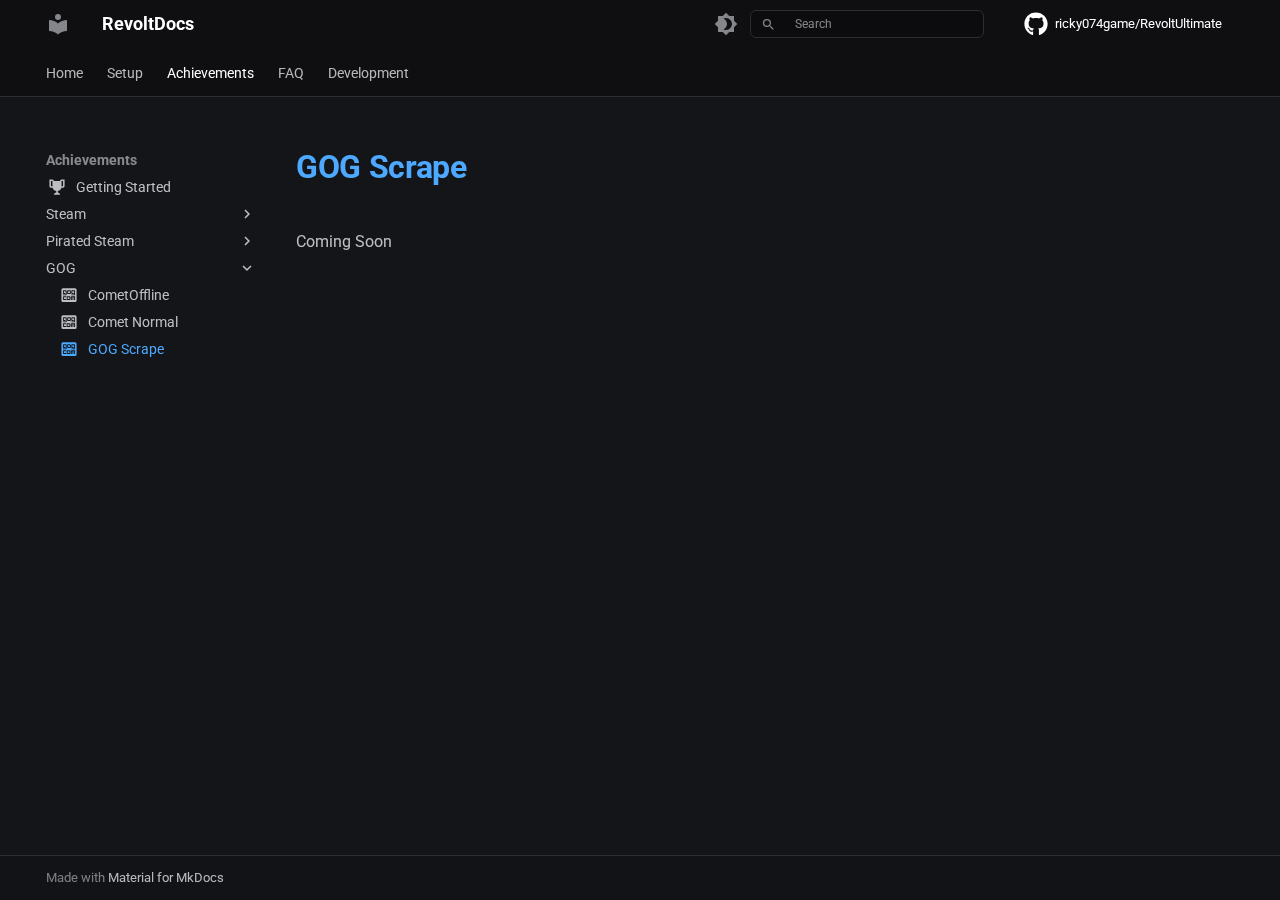
<file: achievements/GOG/GOGScrape/index.html>
<!doctype html>
<html lang="en" class="no-js">
  <head>
    
      <meta charset="utf-8">
      <meta name="viewport" content="width=device-width,initial-scale=1">
      
        <meta name="description" content="GOG Scrape achievements and features">
      
      
      
        <link rel="canonical" href="https://ricky074game.github.io/RevoltDocs/achievements/GOG/GOGScrape/">
      
      
        <link rel="prev" href="../Comet/">
      
      
        <link rel="next" href="../../../faq/">
      
      
      <link rel="icon" href="../../../assets/images/favicon.png">
      <meta name="generator" content="mkdocs-1.6.1, mkdocs-material-9.6.20">
    
    
      
        <title>GOG Scrape - RevoltDocs</title>
      
    
    
      <link rel="stylesheet" href="../../../assets/stylesheets/main.e53b48f4.min.css">
      
        
        <link rel="stylesheet" href="../../../assets/stylesheets/palette.06af60db.min.css">
      
      


    
    
      
    
    
      
        
        
        <link rel="preconnect" href="https://fonts.gstatic.com" crossorigin>
        <link rel="stylesheet" href="https://fonts.googleapis.com/css?family=Roboto:300,300i,400,400i,700,700i%7CRoboto+Mono:400,400i,700,700i&display=fallback">
        <style>:root{--md-text-font:"Roboto";--md-code-font:"Roboto Mono"}</style>
      
    
    
      <link rel="stylesheet" href="../../../styles.css">
    
    <script>__md_scope=new URL("../../..",location),__md_hash=e=>[...e].reduce(((e,_)=>(e<<5)-e+_.charCodeAt(0)),0),__md_get=(e,_=localStorage,t=__md_scope)=>JSON.parse(_.getItem(t.pathname+"."+e)),__md_set=(e,_,t=localStorage,a=__md_scope)=>{try{t.setItem(a.pathname+"."+e,JSON.stringify(_))}catch(e){}}</script>
    
      

    
    
    
  </head>
  
  
    
    
      
    
    
    
    
    <body dir="ltr" data-md-color-scheme="slate" data-md-color-primary="black" data-md-color-accent="purple">
  
    
    <input class="md-toggle" data-md-toggle="drawer" type="checkbox" id="__drawer" autocomplete="off">
    <input class="md-toggle" data-md-toggle="search" type="checkbox" id="__search" autocomplete="off">
    <label class="md-overlay" for="__drawer"></label>
    <div data-md-component="skip">
      
        
        <a href="#gog-scrape" class="md-skip">
          Skip to content
        </a>
      
    </div>
    <div data-md-component="announce">
      
    </div>
    
    
      

<header class="md-header" data-md-component="header">
  <nav class="md-header__inner md-grid" aria-label="Header">
    <a href="../../.." title="RevoltDocs" class="md-header__button md-logo" aria-label="RevoltDocs" data-md-component="logo">
      
  
  <svg xmlns="http://www.w3.org/2000/svg" viewBox="0 0 24 24"><path d="M12 8a3 3 0 0 0 3-3 3 3 0 0 0-3-3 3 3 0 0 0-3 3 3 3 0 0 0 3 3m0 3.54C9.64 9.35 6.5 8 3 8v11c3.5 0 6.64 1.35 9 3.54 2.36-2.19 5.5-3.54 9-3.54V8c-3.5 0-6.64 1.35-9 3.54"/></svg>

    </a>
    <label class="md-header__button md-icon" for="__drawer">
      
      <svg xmlns="http://www.w3.org/2000/svg" viewBox="0 0 24 24"><path d="M3 6h18v2H3zm0 5h18v2H3zm0 5h18v2H3z"/></svg>
    </label>
    <div class="md-header__title" data-md-component="header-title">
      <div class="md-header__ellipsis">
        <div class="md-header__topic">
          <span class="md-ellipsis">
            RevoltDocs
          </span>
        </div>
        <div class="md-header__topic" data-md-component="header-topic">
          <span class="md-ellipsis">
            
              GOG Scrape
            
          </span>
        </div>
      </div>
    </div>
    
      
        <form class="md-header__option" data-md-component="palette">
  
    
    
    
    <input class="md-option" data-md-color-media="" data-md-color-scheme="slate" data-md-color-primary="black" data-md-color-accent="purple"  aria-label="Switch to light mode"  type="radio" name="__palette" id="__palette_0">
    
      <label class="md-header__button md-icon" title="Switch to light mode" for="__palette_1" hidden>
        <svg xmlns="http://www.w3.org/2000/svg" viewBox="0 0 24 24"><path d="M12 18c-.89 0-1.74-.2-2.5-.55C11.56 16.5 13 14.42 13 12s-1.44-4.5-3.5-5.45C10.26 6.2 11.11 6 12 6a6 6 0 0 1 6 6 6 6 0 0 1-6 6m8-9.31V4h-4.69L12 .69 8.69 4H4v4.69L.69 12 4 15.31V20h4.69L12 23.31 15.31 20H20v-4.69L23.31 12z"/></svg>
      </label>
    
  
    
    
    
    <input class="md-option" data-md-color-media="" data-md-color-scheme="default" data-md-color-primary="white" data-md-color-accent="purple"  aria-label="Switch to dark mode"  type="radio" name="__palette" id="__palette_1">
    
      <label class="md-header__button md-icon" title="Switch to dark mode" for="__palette_0" hidden>
        <svg xmlns="http://www.w3.org/2000/svg" viewBox="0 0 24 24"><path d="M12 8a4 4 0 0 0-4 4 4 4 0 0 0 4 4 4 4 0 0 0 4-4 4 4 0 0 0-4-4m0 10a6 6 0 0 1-6-6 6 6 0 0 1 6-6 6 6 0 0 1 6 6 6 6 0 0 1-6 6m8-9.31V4h-4.69L12 .69 8.69 4H4v4.69L.69 12 4 15.31V20h4.69L12 23.31 15.31 20H20v-4.69L23.31 12z"/></svg>
      </label>
    
  
</form>
      
    
    
      <script>var palette=__md_get("__palette");if(palette&&palette.color){if("(prefers-color-scheme)"===palette.color.media){var media=matchMedia("(prefers-color-scheme: light)"),input=document.querySelector(media.matches?"[data-md-color-media='(prefers-color-scheme: light)']":"[data-md-color-media='(prefers-color-scheme: dark)']");palette.color.media=input.getAttribute("data-md-color-media"),palette.color.scheme=input.getAttribute("data-md-color-scheme"),palette.color.primary=input.getAttribute("data-md-color-primary"),palette.color.accent=input.getAttribute("data-md-color-accent")}for(var[key,value]of Object.entries(palette.color))document.body.setAttribute("data-md-color-"+key,value)}</script>
    
    
    
      
      
        <label class="md-header__button md-icon" for="__search">
          
          <svg xmlns="http://www.w3.org/2000/svg" viewBox="0 0 24 24"><path d="M9.5 3A6.5 6.5 0 0 1 16 9.5c0 1.61-.59 3.09-1.56 4.23l.27.27h.79l5 5-1.5 1.5-5-5v-.79l-.27-.27A6.52 6.52 0 0 1 9.5 16 6.5 6.5 0 0 1 3 9.5 6.5 6.5 0 0 1 9.5 3m0 2C7 5 5 7 5 9.5S7 14 9.5 14 14 12 14 9.5 12 5 9.5 5"/></svg>
        </label>
        <div class="md-search" data-md-component="search" role="dialog">
  <label class="md-search__overlay" for="__search"></label>
  <div class="md-search__inner" role="search">
    <form class="md-search__form" name="search">
      <input type="text" class="md-search__input" name="query" aria-label="Search" placeholder="Search" autocapitalize="off" autocorrect="off" autocomplete="off" spellcheck="false" data-md-component="search-query" required>
      <label class="md-search__icon md-icon" for="__search">
        
        <svg xmlns="http://www.w3.org/2000/svg" viewBox="0 0 24 24"><path d="M9.5 3A6.5 6.5 0 0 1 16 9.5c0 1.61-.59 3.09-1.56 4.23l.27.27h.79l5 5-1.5 1.5-5-5v-.79l-.27-.27A6.52 6.52 0 0 1 9.5 16 6.5 6.5 0 0 1 3 9.5 6.5 6.5 0 0 1 9.5 3m0 2C7 5 5 7 5 9.5S7 14 9.5 14 14 12 14 9.5 12 5 9.5 5"/></svg>
        
        <svg xmlns="http://www.w3.org/2000/svg" viewBox="0 0 24 24"><path d="M20 11v2H8l5.5 5.5-1.42 1.42L4.16 12l7.92-7.92L13.5 5.5 8 11z"/></svg>
      </label>
      <nav class="md-search__options" aria-label="Search">
        
          <a href="javascript:void(0)" class="md-search__icon md-icon" title="Share" aria-label="Share" data-clipboard data-clipboard-text="" data-md-component="search-share" tabindex="-1">
            
            <svg xmlns="http://www.w3.org/2000/svg" viewBox="0 0 24 24"><path d="M18 16.08c-.76 0-1.44.3-1.96.77L8.91 12.7c.05-.23.09-.46.09-.7s-.04-.47-.09-.7l7.05-4.11c.54.5 1.25.81 2.04.81a3 3 0 0 0 3-3 3 3 0 0 0-3-3 3 3 0 0 0-3 3c0 .24.04.47.09.7L8.04 9.81C7.5 9.31 6.79 9 6 9a3 3 0 0 0-3 3 3 3 0 0 0 3 3c.79 0 1.5-.31 2.04-.81l7.12 4.15c-.05.21-.08.43-.08.66 0 1.61 1.31 2.91 2.92 2.91s2.92-1.3 2.92-2.91A2.92 2.92 0 0 0 18 16.08"/></svg>
          </a>
        
        <button type="reset" class="md-search__icon md-icon" title="Clear" aria-label="Clear" tabindex="-1">
          
          <svg xmlns="http://www.w3.org/2000/svg" viewBox="0 0 24 24"><path d="M19 6.41 17.59 5 12 10.59 6.41 5 5 6.41 10.59 12 5 17.59 6.41 19 12 13.41 17.59 19 19 17.59 13.41 12z"/></svg>
        </button>
      </nav>
      
    </form>
    <div class="md-search__output">
      <div class="md-search__scrollwrap" tabindex="0" data-md-scrollfix>
        <div class="md-search-result" data-md-component="search-result">
          <div class="md-search-result__meta">
            Initializing search
          </div>
          <ol class="md-search-result__list" role="presentation"></ol>
        </div>
      </div>
    </div>
  </div>
</div>
      
    
    
      <div class="md-header__source">
        <a href="https://github.com/ricky074game/RevoltUltimate" title="Go to repository" class="md-source" data-md-component="source">
  <div class="md-source__icon md-icon">
    
    <svg xmlns="http://www.w3.org/2000/svg" viewBox="0 0 512 512"><!--! Font Awesome Free 7.0.0 by @fontawesome - https://fontawesome.com License - https://fontawesome.com/license/free (Icons: CC BY 4.0, Fonts: SIL OFL 1.1, Code: MIT License) Copyright 2025 Fonticons, Inc.--><path d="M173.9 397.4c0 2-2.3 3.6-5.2 3.6-3.3.3-5.6-1.3-5.6-3.6 0-2 2.3-3.6 5.2-3.6 3-.3 5.6 1.3 5.6 3.6m-31.1-4.5c-.7 2 1.3 4.3 4.3 4.9 2.6 1 5.6 0 6.2-2s-1.3-4.3-4.3-5.2c-2.6-.7-5.5.3-6.2 2.3m44.2-1.7c-2.9.7-4.9 2.6-4.6 4.9.3 2 2.9 3.3 5.9 2.6 2.9-.7 4.9-2.6 4.6-4.6-.3-1.9-3-3.2-5.9-2.9M252.8 8C114.1 8 8 113.3 8 252c0 110.9 69.8 205.8 169.5 239.2 12.8 2.3 17.3-5.6 17.3-12.1 0-6.2-.3-40.4-.3-61.4 0 0-70 15-84.7-29.8 0 0-11.4-29.1-27.8-36.6 0 0-22.9-15.7 1.6-15.4 0 0 24.9 2 38.6 25.8 21.9 38.6 58.6 27.5 72.9 20.9 2.3-16 8.8-27.1 16-33.7-55.9-6.2-112.3-14.3-112.3-110.5 0-27.5 7.6-41.3 23.6-58.9-2.6-6.5-11.1-33.3 2.6-67.9 20.9-6.5 69 27 69 27 20-5.6 41.5-8.5 62.8-8.5s42.8 2.9 62.8 8.5c0 0 48.1-33.6 69-27 13.7 34.7 5.2 61.4 2.6 67.9 16 17.7 25.8 31.5 25.8 58.9 0 96.5-58.9 104.2-114.8 110.5 9.2 7.9 17 22.9 17 46.4 0 33.7-.3 75.4-.3 83.6 0 6.5 4.6 14.4 17.3 12.1C436.2 457.8 504 362.9 504 252 504 113.3 391.5 8 252.8 8M105.2 352.9c-1.3 1-1 3.3.7 5.2 1.6 1.6 3.9 2.3 5.2 1 1.3-1 1-3.3-.7-5.2-1.6-1.6-3.9-2.3-5.2-1m-10.8-8.1c-.7 1.3.3 2.9 2.3 3.9 1.6 1 3.6.7 4.3-.7.7-1.3-.3-2.9-2.3-3.9-2-.6-3.6-.3-4.3.7m32.4 35.6c-1.6 1.3-1 4.3 1.3 6.2 2.3 2.3 5.2 2.6 6.5 1 1.3-1.3.7-4.3-1.3-6.2-2.2-2.3-5.2-2.6-6.5-1m-11.4-14.7c-1.6 1-1.6 3.6 0 5.9s4.3 3.3 5.6 2.3c1.6-1.3 1.6-3.9 0-6.2-1.4-2.3-4-3.3-5.6-2"/></svg>
  </div>
  <div class="md-source__repository">
    ricky074game/RevoltUltimate
  </div>
</a>
      </div>
    
  </nav>
  
</header>
    
    <div class="md-container" data-md-component="container">
      
      
        
          
            
<nav class="md-tabs" aria-label="Tabs" data-md-component="tabs">
  <div class="md-grid">
    <ul class="md-tabs__list">
      
        
  
  
  
  
    <li class="md-tabs__item">
      <a href="../../.." class="md-tabs__link">
        
  
  
    
  
  Home

      </a>
    </li>
  

      
        
  
  
  
  
    <li class="md-tabs__item">
      <a href="../../../setup/" class="md-tabs__link">
        
  
  
    
  
  Setup

      </a>
    </li>
  

      
        
  
  
  
    
  
  
    
    
      <li class="md-tabs__item md-tabs__item--active">
        <a href="../../achievements/" class="md-tabs__link">
          
  
  
  Achievements

        </a>
      </li>
    
  

      
        
  
  
  
  
    <li class="md-tabs__item">
      <a href="../../../faq/" class="md-tabs__link">
        
  
  
    
  
  FAQ

      </a>
    </li>
  

      
        
  
  
  
  
    <li class="md-tabs__item">
      <a href="../../../development/" class="md-tabs__link">
        
  
  
    
  
  Development

      </a>
    </li>
  

      
    </ul>
  </div>
</nav>
          
        
      
      <main class="md-main" data-md-component="main">
        <div class="md-main__inner md-grid">
          
            
              
              <div class="md-sidebar md-sidebar--primary" data-md-component="sidebar" data-md-type="navigation" >
                <div class="md-sidebar__scrollwrap">
                  <div class="md-sidebar__inner">
                    


  


<nav class="md-nav md-nav--primary md-nav--lifted" aria-label="Navigation" data-md-level="0">
  <label class="md-nav__title" for="__drawer">
    <a href="../../.." title="RevoltDocs" class="md-nav__button md-logo" aria-label="RevoltDocs" data-md-component="logo">
      
  
  <svg xmlns="http://www.w3.org/2000/svg" viewBox="0 0 24 24"><path d="M12 8a3 3 0 0 0 3-3 3 3 0 0 0-3-3 3 3 0 0 0-3 3 3 3 0 0 0 3 3m0 3.54C9.64 9.35 6.5 8 3 8v11c3.5 0 6.64 1.35 9 3.54 2.36-2.19 5.5-3.54 9-3.54V8c-3.5 0-6.64 1.35-9 3.54"/></svg>

    </a>
    RevoltDocs
  </label>
  
    <div class="md-nav__source">
      <a href="https://github.com/ricky074game/RevoltUltimate" title="Go to repository" class="md-source" data-md-component="source">
  <div class="md-source__icon md-icon">
    
    <svg xmlns="http://www.w3.org/2000/svg" viewBox="0 0 512 512"><!--! Font Awesome Free 7.0.0 by @fontawesome - https://fontawesome.com License - https://fontawesome.com/license/free (Icons: CC BY 4.0, Fonts: SIL OFL 1.1, Code: MIT License) Copyright 2025 Fonticons, Inc.--><path d="M173.9 397.4c0 2-2.3 3.6-5.2 3.6-3.3.3-5.6-1.3-5.6-3.6 0-2 2.3-3.6 5.2-3.6 3-.3 5.6 1.3 5.6 3.6m-31.1-4.5c-.7 2 1.3 4.3 4.3 4.9 2.6 1 5.6 0 6.2-2s-1.3-4.3-4.3-5.2c-2.6-.7-5.5.3-6.2 2.3m44.2-1.7c-2.9.7-4.9 2.6-4.6 4.9.3 2 2.9 3.3 5.9 2.6 2.9-.7 4.9-2.6 4.6-4.6-.3-1.9-3-3.2-5.9-2.9M252.8 8C114.1 8 8 113.3 8 252c0 110.9 69.8 205.8 169.5 239.2 12.8 2.3 17.3-5.6 17.3-12.1 0-6.2-.3-40.4-.3-61.4 0 0-70 15-84.7-29.8 0 0-11.4-29.1-27.8-36.6 0 0-22.9-15.7 1.6-15.4 0 0 24.9 2 38.6 25.8 21.9 38.6 58.6 27.5 72.9 20.9 2.3-16 8.8-27.1 16-33.7-55.9-6.2-112.3-14.3-112.3-110.5 0-27.5 7.6-41.3 23.6-58.9-2.6-6.5-11.1-33.3 2.6-67.9 20.9-6.5 69 27 69 27 20-5.6 41.5-8.5 62.8-8.5s42.8 2.9 62.8 8.5c0 0 48.1-33.6 69-27 13.7 34.7 5.2 61.4 2.6 67.9 16 17.7 25.8 31.5 25.8 58.9 0 96.5-58.9 104.2-114.8 110.5 9.2 7.9 17 22.9 17 46.4 0 33.7-.3 75.4-.3 83.6 0 6.5 4.6 14.4 17.3 12.1C436.2 457.8 504 362.9 504 252 504 113.3 391.5 8 252.8 8M105.2 352.9c-1.3 1-1 3.3.7 5.2 1.6 1.6 3.9 2.3 5.2 1 1.3-1 1-3.3-.7-5.2-1.6-1.6-3.9-2.3-5.2-1m-10.8-8.1c-.7 1.3.3 2.9 2.3 3.9 1.6 1 3.6.7 4.3-.7.7-1.3-.3-2.9-2.3-3.9-2-.6-3.6-.3-4.3.7m32.4 35.6c-1.6 1.3-1 4.3 1.3 6.2 2.3 2.3 5.2 2.6 6.5 1 1.3-1.3.7-4.3-1.3-6.2-2.2-2.3-5.2-2.6-6.5-1m-11.4-14.7c-1.6 1-1.6 3.6 0 5.9s4.3 3.3 5.6 2.3c1.6-1.3 1.6-3.9 0-6.2-1.4-2.3-4-3.3-5.6-2"/></svg>
  </div>
  <div class="md-source__repository">
    ricky074game/RevoltUltimate
  </div>
</a>
    </div>
  
  <ul class="md-nav__list" data-md-scrollfix>
    
      
      
  
  
  
  
    <li class="md-nav__item">
      <a href="../../.." class="md-nav__link">
        
  
  
  <span class="md-ellipsis">
    Home
    
  </span>
  

      </a>
    </li>
  

    
      
      
  
  
  
  
    <li class="md-nav__item">
      <a href="../../../setup/" class="md-nav__link">
        
  
  
  <span class="md-ellipsis">
    Setup
    
  </span>
  

      </a>
    </li>
  

    
      
      
  
  
    
  
  
  
    
    
    
    
      
        
        
      
      
    
    
      
    
    <li class="md-nav__item md-nav__item--active md-nav__item--section md-nav__item--nested">
      
        
        
        <input class="md-nav__toggle md-toggle " type="checkbox" id="__nav_3" checked>
        
          
          <label class="md-nav__link" for="__nav_3" id="__nav_3_label" tabindex="">
            
  
  
  <span class="md-ellipsis">
    Achievements
    
  </span>
  

            <span class="md-nav__icon md-icon"></span>
          </label>
        
        <nav class="md-nav" data-md-level="1" aria-labelledby="__nav_3_label" aria-expanded="true">
          <label class="md-nav__title" for="__nav_3">
            <span class="md-nav__icon md-icon"></span>
            Achievements
          </label>
          <ul class="md-nav__list" data-md-scrollfix>
            
              
                
  
  
  
  
    <li class="md-nav__item">
      <a href="../../achievements/" class="md-nav__link">
        
  
  
    <svg xmlns="http://www.w3.org/2000/svg" viewBox="0 0 24 24"><path d="M18 2c-.9 0-2 1-2 2H8c0-1-1.1-2-2-2H2v9c0 1 1 2 2 2h2.2c.4 2 1.7 3.7 4.8 4v2.08C8 19.54 8 22 8 22h8s0-2.46-3-2.92V17c3.1-.3 4.4-2 4.8-4H20c1 0 2-1 2-2V2zM6 11H4V4h2zm14 0h-2V4h2z"/></svg>
  
  <span class="md-ellipsis">
    Getting Started
    
  </span>
  

      </a>
    </li>
  

              
            
              
                
  
  
  
  
    
    
    
    
      
      
    
    
      
        
        
      
    
    <li class="md-nav__item md-nav__item--pruned md-nav__item--nested">
      
        
  
  
  
    <a href="../../Steam/SteamScrape/" class="md-nav__link">
      
  
  
  <span class="md-ellipsis">
    Steam
    
  </span>
  

      
        <span class="md-nav__icon md-icon"></span>
      
    </a>
  

      
    </li>
  

              
            
              
                
  
  
  
  
    
    
    
    
      
      
    
    
      
        
        
      
    
    <li class="md-nav__item md-nav__item--pruned md-nav__item--nested">
      
        
  
  
  
    <a href="../../Steam/InsideGameFolder/" class="md-nav__link">
      
  
  
  <span class="md-ellipsis">
    Pirated Steam
    
  </span>
  

      
        <span class="md-nav__icon md-icon"></span>
      
    </a>
  

      
    </li>
  

              
            
              
                
  
  
    
  
  
  
    
    
    
    
      
      
    
    
      
    
    <li class="md-nav__item md-nav__item--active md-nav__item--nested">
      
        
        
        <input class="md-nav__toggle md-toggle " type="checkbox" id="__nav_3_4" checked>
        
          
          <label class="md-nav__link" for="__nav_3_4" id="__nav_3_4_label" tabindex="0">
            
  
  
  <span class="md-ellipsis">
    GOG
    
  </span>
  

            <span class="md-nav__icon md-icon"></span>
          </label>
        
        <nav class="md-nav" data-md-level="2" aria-labelledby="__nav_3_4_label" aria-expanded="true">
          <label class="md-nav__title" for="__nav_3_4">
            <span class="md-nav__icon md-icon"></span>
            GOG
          </label>
          <ul class="md-nav__list" data-md-scrollfix>
            
              
                
  
  
  
  
    <li class="md-nav__item">
      <a href="../CometOffline/" class="md-nav__link">
        
  
  
    <svg xmlns="http://www.w3.org/2000/svg" viewBox="0 0 24 24"><path d="M4 3h16a2 2 0 0 1 2 2v14a2 2 0 0 1-2 2H4a2 2 0 0 1-2-2V5a2 2 0 0 1 2-2m6.46 2.54c-.51 0-.92.41-.92.92v3.08a.92.92 0 0 0 .92.92h3.08a.92.92 0 0 0 .92-.92V6.46c0-.51-.41-.92-.92-.92zm.62 1.23h1.84a.31.31 0 0 1 .31.31v1.84a.31.31 0 0 1-.31.31h-1.84a.31.31 0 0 1-.31-.31V7.08a.31.31 0 0 1 .31-.31M4.92 5.54a.92.92 0 0 0-.92.92v3.08c0 .51.41.92.92.92h2.16V9.23H5.54c-.17 0-.31-.14-.31-.31V7.08c0-.17.14-.31.31-.31h1.84a.31.31 0 0 1 .31.31v3.69a.31.31 0 0 1-.31.31H4v1.23h4c.5 0 .92-.42.92-.93V6.46A.92.92 0 0 0 8 5.54zm11.08 0c-.5 0-.92.41-.92.92v3.08c0 .51.42.92.92.92h2.15V9.23h-1.53c-.17 0-.31-.14-.31-.31V7.08c0-.17.14-.31.31-.31h1.84c.17 0 .31.14.31.31v3.69c0 .17-.14.31-.31.31h-3.38v1.23h4c.51 0 .92-.42.92-.93V6.46c0-.51-.41-.92-.92-.92zm-6.15 8c-.51 0-.93.41-.93.92v3.08c0 .51.42.92.93.92h3.07c.51 0 .93-.41.93-.92v-3.08c0-.51-.42-.92-.93-.92zm.61 1.23h1.85a.3.3 0 0 1 .31.31v1.84a.31.31 0 0 1-.31.31h-1.85c-.17 0-.31-.14-.31-.31v-1.84a.31.31 0 0 1 .31-.31m-5.54-1.23c-.51 0-.92.41-.92.92v3.08c0 .51.41.92.92.92h3.39v-1.23H5.54c-.17 0-.31-.14-.31-.31v-1.84c0-.17.14-.31.31-.31h2.77v-1.23zm10.46 0c-.51 0-.92.41-.92.92v4h1.23v-3.38a.31.31 0 0 1 .31-.31h.62v3.69h1.23v-3.69h.92v3.69H20v-4.92z"/></svg>
  
  <span class="md-ellipsis">
    CometOffline
    
  </span>
  

      </a>
    </li>
  

              
            
              
                
  
  
  
  
    <li class="md-nav__item">
      <a href="../Comet/" class="md-nav__link">
        
  
  
    <svg xmlns="http://www.w3.org/2000/svg" viewBox="0 0 24 24"><path d="M4 3h16a2 2 0 0 1 2 2v14a2 2 0 0 1-2 2H4a2 2 0 0 1-2-2V5a2 2 0 0 1 2-2m6.46 2.54c-.51 0-.92.41-.92.92v3.08a.92.92 0 0 0 .92.92h3.08a.92.92 0 0 0 .92-.92V6.46c0-.51-.41-.92-.92-.92zm.62 1.23h1.84a.31.31 0 0 1 .31.31v1.84a.31.31 0 0 1-.31.31h-1.84a.31.31 0 0 1-.31-.31V7.08a.31.31 0 0 1 .31-.31M4.92 5.54a.92.92 0 0 0-.92.92v3.08c0 .51.41.92.92.92h2.16V9.23H5.54c-.17 0-.31-.14-.31-.31V7.08c0-.17.14-.31.31-.31h1.84a.31.31 0 0 1 .31.31v3.69a.31.31 0 0 1-.31.31H4v1.23h4c.5 0 .92-.42.92-.93V6.46A.92.92 0 0 0 8 5.54zm11.08 0c-.5 0-.92.41-.92.92v3.08c0 .51.42.92.92.92h2.15V9.23h-1.53c-.17 0-.31-.14-.31-.31V7.08c0-.17.14-.31.31-.31h1.84c.17 0 .31.14.31.31v3.69c0 .17-.14.31-.31.31h-3.38v1.23h4c.51 0 .92-.42.92-.93V6.46c0-.51-.41-.92-.92-.92zm-6.15 8c-.51 0-.93.41-.93.92v3.08c0 .51.42.92.93.92h3.07c.51 0 .93-.41.93-.92v-3.08c0-.51-.42-.92-.93-.92zm.61 1.23h1.85a.3.3 0 0 1 .31.31v1.84a.31.31 0 0 1-.31.31h-1.85c-.17 0-.31-.14-.31-.31v-1.84a.31.31 0 0 1 .31-.31m-5.54-1.23c-.51 0-.92.41-.92.92v3.08c0 .51.41.92.92.92h3.39v-1.23H5.54c-.17 0-.31-.14-.31-.31v-1.84c0-.17.14-.31.31-.31h2.77v-1.23zm10.46 0c-.51 0-.92.41-.92.92v4h1.23v-3.38a.31.31 0 0 1 .31-.31h.62v3.69h1.23v-3.69h.92v3.69H20v-4.92z"/></svg>
  
  <span class="md-ellipsis">
    Comet Normal
    
  </span>
  

      </a>
    </li>
  

              
            
              
                
  
  
    
  
  
  
    <li class="md-nav__item md-nav__item--active">
      
      <input class="md-nav__toggle md-toggle" type="checkbox" id="__toc">
      
      
        
      
      
      <a href="./" class="md-nav__link md-nav__link--active">
        
  
  
    <svg xmlns="http://www.w3.org/2000/svg" viewBox="0 0 24 24"><path d="M4 3h16a2 2 0 0 1 2 2v14a2 2 0 0 1-2 2H4a2 2 0 0 1-2-2V5a2 2 0 0 1 2-2m6.46 2.54c-.51 0-.92.41-.92.92v3.08a.92.92 0 0 0 .92.92h3.08a.92.92 0 0 0 .92-.92V6.46c0-.51-.41-.92-.92-.92zm.62 1.23h1.84a.31.31 0 0 1 .31.31v1.84a.31.31 0 0 1-.31.31h-1.84a.31.31 0 0 1-.31-.31V7.08a.31.31 0 0 1 .31-.31M4.92 5.54a.92.92 0 0 0-.92.92v3.08c0 .51.41.92.92.92h2.16V9.23H5.54c-.17 0-.31-.14-.31-.31V7.08c0-.17.14-.31.31-.31h1.84a.31.31 0 0 1 .31.31v3.69a.31.31 0 0 1-.31.31H4v1.23h4c.5 0 .92-.42.92-.93V6.46A.92.92 0 0 0 8 5.54zm11.08 0c-.5 0-.92.41-.92.92v3.08c0 .51.42.92.92.92h2.15V9.23h-1.53c-.17 0-.31-.14-.31-.31V7.08c0-.17.14-.31.31-.31h1.84c.17 0 .31.14.31.31v3.69c0 .17-.14.31-.31.31h-3.38v1.23h4c.51 0 .92-.42.92-.93V6.46c0-.51-.41-.92-.92-.92zm-6.15 8c-.51 0-.93.41-.93.92v3.08c0 .51.42.92.93.92h3.07c.51 0 .93-.41.93-.92v-3.08c0-.51-.42-.92-.93-.92zm.61 1.23h1.85a.3.3 0 0 1 .31.31v1.84a.31.31 0 0 1-.31.31h-1.85c-.17 0-.31-.14-.31-.31v-1.84a.31.31 0 0 1 .31-.31m-5.54-1.23c-.51 0-.92.41-.92.92v3.08c0 .51.41.92.92.92h3.39v-1.23H5.54c-.17 0-.31-.14-.31-.31v-1.84c0-.17.14-.31.31-.31h2.77v-1.23zm10.46 0c-.51 0-.92.41-.92.92v4h1.23v-3.38a.31.31 0 0 1 .31-.31h.62v3.69h1.23v-3.69h.92v3.69H20v-4.92z"/></svg>
  
  <span class="md-ellipsis">
    GOG Scrape
    
  </span>
  

      </a>
      
    </li>
  

              
            
          </ul>
        </nav>
      
    </li>
  

              
            
          </ul>
        </nav>
      
    </li>
  

    
      
      
  
  
  
  
    <li class="md-nav__item">
      <a href="../../../faq/" class="md-nav__link">
        
  
  
  <span class="md-ellipsis">
    FAQ
    
  </span>
  

      </a>
    </li>
  

    
      
      
  
  
  
  
    <li class="md-nav__item">
      <a href="../../../development/" class="md-nav__link">
        
  
  
  <span class="md-ellipsis">
    Development
    
  </span>
  

      </a>
    </li>
  

    
  </ul>
</nav>
                  </div>
                </div>
              </div>
            
            
              
              <div class="md-sidebar md-sidebar--secondary" data-md-component="sidebar" data-md-type="toc" >
                <div class="md-sidebar__scrollwrap">
                  <div class="md-sidebar__inner">
                    

<nav class="md-nav md-nav--secondary" aria-label="Table of contents">
  
  
  
    
  
  
</nav>
                  </div>
                </div>
              </div>
            
          
          
            <div class="md-content" data-md-component="content">
              <article class="md-content__inner md-typeset">
                
                  


  
  


<h1 id="gog-scrape">GOG Scrape</h1>
<p>Coming Soon</p>







  
  






                
              </article>
            </div>
          
          
<script>var target=document.getElementById(location.hash.slice(1));target&&target.name&&(target.checked=target.name.startsWith("__tabbed_"))</script>
        </div>
        
          <button type="button" class="md-top md-icon" data-md-component="top" hidden>
  
  <svg xmlns="http://www.w3.org/2000/svg" viewBox="0 0 24 24"><path d="M13 20h-2V8l-5.5 5.5-1.42-1.42L12 4.16l7.92 7.92-1.42 1.42L13 8z"/></svg>
  Back to top
</button>
        
      </main>
      
        <footer class="md-footer">
  
  <div class="md-footer-meta md-typeset">
    <div class="md-footer-meta__inner md-grid">
      <div class="md-copyright">
  
  
    Made with
    <a href="https://squidfunk.github.io/mkdocs-material/" target="_blank" rel="noopener">
      Material for MkDocs
    </a>
  
</div>
      
    </div>
  </div>
</footer>
      
    </div>
    <div class="md-dialog" data-md-component="dialog">
      <div class="md-dialog__inner md-typeset"></div>
    </div>
    
    
    
      
      <script id="__config" type="application/json">{"base": "../../..", "features": ["navigation.tabs", "navigation.top", "navigation.instant", "navigation.instant.prefetch", "navigation.path", "navigation.prune", "search.highlight", "search.share"], "search": "../../../assets/javascripts/workers/search.973d3a69.min.js", "tags": null, "translations": {"clipboard.copied": "Copied to clipboard", "clipboard.copy": "Copy to clipboard", "search.result.more.one": "1 more on this page", "search.result.more.other": "# more on this page", "search.result.none": "No matching documents", "search.result.one": "1 matching document", "search.result.other": "# matching documents", "search.result.placeholder": "Type to start searching", "search.result.term.missing": "Missing", "select.version": "Select version"}, "version": null}</script>
    
    
      <script src="../../../assets/javascripts/bundle.f55a23d4.min.js"></script>
      
    
  </body>
</html>
</file>
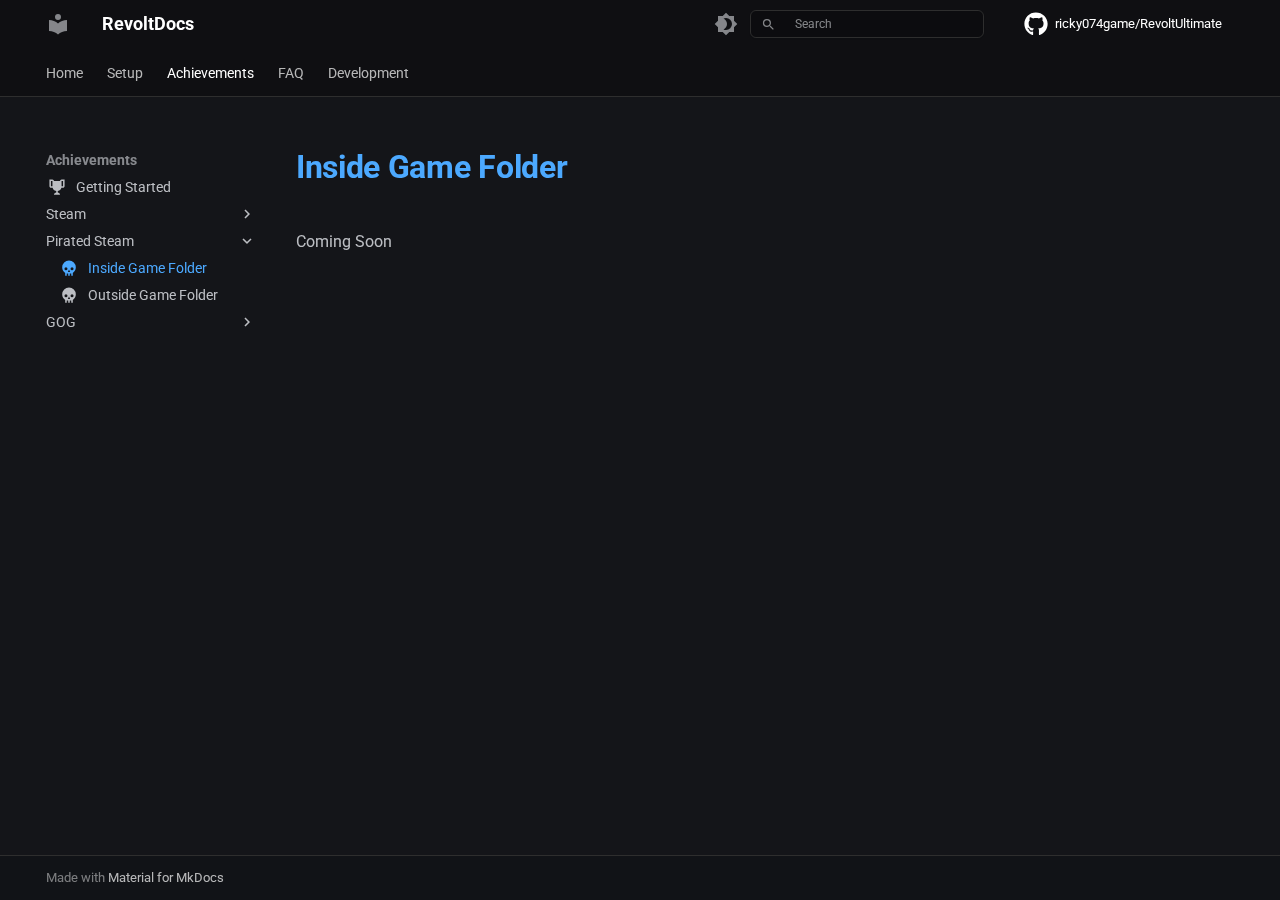
<file: achievements/Steam/InsideGameFolder/index.html>
<!doctype html>
<html lang="en" class="no-js">
  <head>
    
      <meta charset="utf-8">
      <meta name="viewport" content="width=device-width,initial-scale=1">
      
        <meta name="description" content="Achievements for tracking inside game folder">
      
      
      
        <link rel="canonical" href="https://ricky074game.github.io/RevoltDocs/achievements/Steam/InsideGameFolder/">
      
      
        <link rel="prev" href="../SteamAPI/">
      
      
        <link rel="next" href="../OutsideGameFolder/">
      
      
      <link rel="icon" href="../../../assets/images/favicon.png">
      <meta name="generator" content="mkdocs-1.6.1, mkdocs-material-9.6.20">
    
    
      
        <title>Inside Game Folder - RevoltDocs</title>
      
    
    
      <link rel="stylesheet" href="../../../assets/stylesheets/main.e53b48f4.min.css">
      
        
        <link rel="stylesheet" href="../../../assets/stylesheets/palette.06af60db.min.css">
      
      


    
    
      
    
    
      
        
        
        <link rel="preconnect" href="https://fonts.gstatic.com" crossorigin>
        <link rel="stylesheet" href="https://fonts.googleapis.com/css?family=Roboto:300,300i,400,400i,700,700i%7CRoboto+Mono:400,400i,700,700i&display=fallback">
        <style>:root{--md-text-font:"Roboto";--md-code-font:"Roboto Mono"}</style>
      
    
    
      <link rel="stylesheet" href="../../../styles.css">
    
    <script>__md_scope=new URL("../../..",location),__md_hash=e=>[...e].reduce(((e,_)=>(e<<5)-e+_.charCodeAt(0)),0),__md_get=(e,_=localStorage,t=__md_scope)=>JSON.parse(_.getItem(t.pathname+"."+e)),__md_set=(e,_,t=localStorage,a=__md_scope)=>{try{t.setItem(a.pathname+"."+e,JSON.stringify(_))}catch(e){}}</script>
    
      

    
    
    
  </head>
  
  
    
    
      
    
    
    
    
    <body dir="ltr" data-md-color-scheme="slate" data-md-color-primary="black" data-md-color-accent="purple">
  
    
    <input class="md-toggle" data-md-toggle="drawer" type="checkbox" id="__drawer" autocomplete="off">
    <input class="md-toggle" data-md-toggle="search" type="checkbox" id="__search" autocomplete="off">
    <label class="md-overlay" for="__drawer"></label>
    <div data-md-component="skip">
      
        
        <a href="#inside-game-folder" class="md-skip">
          Skip to content
        </a>
      
    </div>
    <div data-md-component="announce">
      
    </div>
    
    
      

<header class="md-header" data-md-component="header">
  <nav class="md-header__inner md-grid" aria-label="Header">
    <a href="../../.." title="RevoltDocs" class="md-header__button md-logo" aria-label="RevoltDocs" data-md-component="logo">
      
  
  <svg xmlns="http://www.w3.org/2000/svg" viewBox="0 0 24 24"><path d="M12 8a3 3 0 0 0 3-3 3 3 0 0 0-3-3 3 3 0 0 0-3 3 3 3 0 0 0 3 3m0 3.54C9.64 9.35 6.5 8 3 8v11c3.5 0 6.64 1.35 9 3.54 2.36-2.19 5.5-3.54 9-3.54V8c-3.5 0-6.64 1.35-9 3.54"/></svg>

    </a>
    <label class="md-header__button md-icon" for="__drawer">
      
      <svg xmlns="http://www.w3.org/2000/svg" viewBox="0 0 24 24"><path d="M3 6h18v2H3zm0 5h18v2H3zm0 5h18v2H3z"/></svg>
    </label>
    <div class="md-header__title" data-md-component="header-title">
      <div class="md-header__ellipsis">
        <div class="md-header__topic">
          <span class="md-ellipsis">
            RevoltDocs
          </span>
        </div>
        <div class="md-header__topic" data-md-component="header-topic">
          <span class="md-ellipsis">
            
              Inside Game Folder
            
          </span>
        </div>
      </div>
    </div>
    
      
        <form class="md-header__option" data-md-component="palette">
  
    
    
    
    <input class="md-option" data-md-color-media="" data-md-color-scheme="slate" data-md-color-primary="black" data-md-color-accent="purple"  aria-label="Switch to light mode"  type="radio" name="__palette" id="__palette_0">
    
      <label class="md-header__button md-icon" title="Switch to light mode" for="__palette_1" hidden>
        <svg xmlns="http://www.w3.org/2000/svg" viewBox="0 0 24 24"><path d="M12 18c-.89 0-1.74-.2-2.5-.55C11.56 16.5 13 14.42 13 12s-1.44-4.5-3.5-5.45C10.26 6.2 11.11 6 12 6a6 6 0 0 1 6 6 6 6 0 0 1-6 6m8-9.31V4h-4.69L12 .69 8.69 4H4v4.69L.69 12 4 15.31V20h4.69L12 23.31 15.31 20H20v-4.69L23.31 12z"/></svg>
      </label>
    
  
    
    
    
    <input class="md-option" data-md-color-media="" data-md-color-scheme="default" data-md-color-primary="white" data-md-color-accent="purple"  aria-label="Switch to dark mode"  type="radio" name="__palette" id="__palette_1">
    
      <label class="md-header__button md-icon" title="Switch to dark mode" for="__palette_0" hidden>
        <svg xmlns="http://www.w3.org/2000/svg" viewBox="0 0 24 24"><path d="M12 8a4 4 0 0 0-4 4 4 4 0 0 0 4 4 4 4 0 0 0 4-4 4 4 0 0 0-4-4m0 10a6 6 0 0 1-6-6 6 6 0 0 1 6-6 6 6 0 0 1 6 6 6 6 0 0 1-6 6m8-9.31V4h-4.69L12 .69 8.69 4H4v4.69L.69 12 4 15.31V20h4.69L12 23.31 15.31 20H20v-4.69L23.31 12z"/></svg>
      </label>
    
  
</form>
      
    
    
      <script>var palette=__md_get("__palette");if(palette&&palette.color){if("(prefers-color-scheme)"===palette.color.media){var media=matchMedia("(prefers-color-scheme: light)"),input=document.querySelector(media.matches?"[data-md-color-media='(prefers-color-scheme: light)']":"[data-md-color-media='(prefers-color-scheme: dark)']");palette.color.media=input.getAttribute("data-md-color-media"),palette.color.scheme=input.getAttribute("data-md-color-scheme"),palette.color.primary=input.getAttribute("data-md-color-primary"),palette.color.accent=input.getAttribute("data-md-color-accent")}for(var[key,value]of Object.entries(palette.color))document.body.setAttribute("data-md-color-"+key,value)}</script>
    
    
    
      
      
        <label class="md-header__button md-icon" for="__search">
          
          <svg xmlns="http://www.w3.org/2000/svg" viewBox="0 0 24 24"><path d="M9.5 3A6.5 6.5 0 0 1 16 9.5c0 1.61-.59 3.09-1.56 4.23l.27.27h.79l5 5-1.5 1.5-5-5v-.79l-.27-.27A6.52 6.52 0 0 1 9.5 16 6.5 6.5 0 0 1 3 9.5 6.5 6.5 0 0 1 9.5 3m0 2C7 5 5 7 5 9.5S7 14 9.5 14 14 12 14 9.5 12 5 9.5 5"/></svg>
        </label>
        <div class="md-search" data-md-component="search" role="dialog">
  <label class="md-search__overlay" for="__search"></label>
  <div class="md-search__inner" role="search">
    <form class="md-search__form" name="search">
      <input type="text" class="md-search__input" name="query" aria-label="Search" placeholder="Search" autocapitalize="off" autocorrect="off" autocomplete="off" spellcheck="false" data-md-component="search-query" required>
      <label class="md-search__icon md-icon" for="__search">
        
        <svg xmlns="http://www.w3.org/2000/svg" viewBox="0 0 24 24"><path d="M9.5 3A6.5 6.5 0 0 1 16 9.5c0 1.61-.59 3.09-1.56 4.23l.27.27h.79l5 5-1.5 1.5-5-5v-.79l-.27-.27A6.52 6.52 0 0 1 9.5 16 6.5 6.5 0 0 1 3 9.5 6.5 6.5 0 0 1 9.5 3m0 2C7 5 5 7 5 9.5S7 14 9.5 14 14 12 14 9.5 12 5 9.5 5"/></svg>
        
        <svg xmlns="http://www.w3.org/2000/svg" viewBox="0 0 24 24"><path d="M20 11v2H8l5.5 5.5-1.42 1.42L4.16 12l7.92-7.92L13.5 5.5 8 11z"/></svg>
      </label>
      <nav class="md-search__options" aria-label="Search">
        
          <a href="javascript:void(0)" class="md-search__icon md-icon" title="Share" aria-label="Share" data-clipboard data-clipboard-text="" data-md-component="search-share" tabindex="-1">
            
            <svg xmlns="http://www.w3.org/2000/svg" viewBox="0 0 24 24"><path d="M18 16.08c-.76 0-1.44.3-1.96.77L8.91 12.7c.05-.23.09-.46.09-.7s-.04-.47-.09-.7l7.05-4.11c.54.5 1.25.81 2.04.81a3 3 0 0 0 3-3 3 3 0 0 0-3-3 3 3 0 0 0-3 3c0 .24.04.47.09.7L8.04 9.81C7.5 9.31 6.79 9 6 9a3 3 0 0 0-3 3 3 3 0 0 0 3 3c.79 0 1.5-.31 2.04-.81l7.12 4.15c-.05.21-.08.43-.08.66 0 1.61 1.31 2.91 2.92 2.91s2.92-1.3 2.92-2.91A2.92 2.92 0 0 0 18 16.08"/></svg>
          </a>
        
        <button type="reset" class="md-search__icon md-icon" title="Clear" aria-label="Clear" tabindex="-1">
          
          <svg xmlns="http://www.w3.org/2000/svg" viewBox="0 0 24 24"><path d="M19 6.41 17.59 5 12 10.59 6.41 5 5 6.41 10.59 12 5 17.59 6.41 19 12 13.41 17.59 19 19 17.59 13.41 12z"/></svg>
        </button>
      </nav>
      
    </form>
    <div class="md-search__output">
      <div class="md-search__scrollwrap" tabindex="0" data-md-scrollfix>
        <div class="md-search-result" data-md-component="search-result">
          <div class="md-search-result__meta">
            Initializing search
          </div>
          <ol class="md-search-result__list" role="presentation"></ol>
        </div>
      </div>
    </div>
  </div>
</div>
      
    
    
      <div class="md-header__source">
        <a href="https://github.com/ricky074game/RevoltUltimate" title="Go to repository" class="md-source" data-md-component="source">
  <div class="md-source__icon md-icon">
    
    <svg xmlns="http://www.w3.org/2000/svg" viewBox="0 0 512 512"><!--! Font Awesome Free 7.0.0 by @fontawesome - https://fontawesome.com License - https://fontawesome.com/license/free (Icons: CC BY 4.0, Fonts: SIL OFL 1.1, Code: MIT License) Copyright 2025 Fonticons, Inc.--><path d="M173.9 397.4c0 2-2.3 3.6-5.2 3.6-3.3.3-5.6-1.3-5.6-3.6 0-2 2.3-3.6 5.2-3.6 3-.3 5.6 1.3 5.6 3.6m-31.1-4.5c-.7 2 1.3 4.3 4.3 4.9 2.6 1 5.6 0 6.2-2s-1.3-4.3-4.3-5.2c-2.6-.7-5.5.3-6.2 2.3m44.2-1.7c-2.9.7-4.9 2.6-4.6 4.9.3 2 2.9 3.3 5.9 2.6 2.9-.7 4.9-2.6 4.6-4.6-.3-1.9-3-3.2-5.9-2.9M252.8 8C114.1 8 8 113.3 8 252c0 110.9 69.8 205.8 169.5 239.2 12.8 2.3 17.3-5.6 17.3-12.1 0-6.2-.3-40.4-.3-61.4 0 0-70 15-84.7-29.8 0 0-11.4-29.1-27.8-36.6 0 0-22.9-15.7 1.6-15.4 0 0 24.9 2 38.6 25.8 21.9 38.6 58.6 27.5 72.9 20.9 2.3-16 8.8-27.1 16-33.7-55.9-6.2-112.3-14.3-112.3-110.5 0-27.5 7.6-41.3 23.6-58.9-2.6-6.5-11.1-33.3 2.6-67.9 20.9-6.5 69 27 69 27 20-5.6 41.5-8.5 62.8-8.5s42.8 2.9 62.8 8.5c0 0 48.1-33.6 69-27 13.7 34.7 5.2 61.4 2.6 67.9 16 17.7 25.8 31.5 25.8 58.9 0 96.5-58.9 104.2-114.8 110.5 9.2 7.9 17 22.9 17 46.4 0 33.7-.3 75.4-.3 83.6 0 6.5 4.6 14.4 17.3 12.1C436.2 457.8 504 362.9 504 252 504 113.3 391.5 8 252.8 8M105.2 352.9c-1.3 1-1 3.3.7 5.2 1.6 1.6 3.9 2.3 5.2 1 1.3-1 1-3.3-.7-5.2-1.6-1.6-3.9-2.3-5.2-1m-10.8-8.1c-.7 1.3.3 2.9 2.3 3.9 1.6 1 3.6.7 4.3-.7.7-1.3-.3-2.9-2.3-3.9-2-.6-3.6-.3-4.3.7m32.4 35.6c-1.6 1.3-1 4.3 1.3 6.2 2.3 2.3 5.2 2.6 6.5 1 1.3-1.3.7-4.3-1.3-6.2-2.2-2.3-5.2-2.6-6.5-1m-11.4-14.7c-1.6 1-1.6 3.6 0 5.9s4.3 3.3 5.6 2.3c1.6-1.3 1.6-3.9 0-6.2-1.4-2.3-4-3.3-5.6-2"/></svg>
  </div>
  <div class="md-source__repository">
    ricky074game/RevoltUltimate
  </div>
</a>
      </div>
    
  </nav>
  
</header>
    
    <div class="md-container" data-md-component="container">
      
      
        
          
            
<nav class="md-tabs" aria-label="Tabs" data-md-component="tabs">
  <div class="md-grid">
    <ul class="md-tabs__list">
      
        
  
  
  
  
    <li class="md-tabs__item">
      <a href="../../.." class="md-tabs__link">
        
  
  
    
  
  Home

      </a>
    </li>
  

      
        
  
  
  
  
    <li class="md-tabs__item">
      <a href="../../../setup/" class="md-tabs__link">
        
  
  
    
  
  Setup

      </a>
    </li>
  

      
        
  
  
  
    
  
  
    
    
      <li class="md-tabs__item md-tabs__item--active">
        <a href="../../achievements/" class="md-tabs__link">
          
  
  
  Achievements

        </a>
      </li>
    
  

      
        
  
  
  
  
    <li class="md-tabs__item">
      <a href="../../../faq/" class="md-tabs__link">
        
  
  
    
  
  FAQ

      </a>
    </li>
  

      
        
  
  
  
  
    <li class="md-tabs__item">
      <a href="../../../development/" class="md-tabs__link">
        
  
  
    
  
  Development

      </a>
    </li>
  

      
    </ul>
  </div>
</nav>
          
        
      
      <main class="md-main" data-md-component="main">
        <div class="md-main__inner md-grid">
          
            
              
              <div class="md-sidebar md-sidebar--primary" data-md-component="sidebar" data-md-type="navigation" >
                <div class="md-sidebar__scrollwrap">
                  <div class="md-sidebar__inner">
                    


  


<nav class="md-nav md-nav--primary md-nav--lifted" aria-label="Navigation" data-md-level="0">
  <label class="md-nav__title" for="__drawer">
    <a href="../../.." title="RevoltDocs" class="md-nav__button md-logo" aria-label="RevoltDocs" data-md-component="logo">
      
  
  <svg xmlns="http://www.w3.org/2000/svg" viewBox="0 0 24 24"><path d="M12 8a3 3 0 0 0 3-3 3 3 0 0 0-3-3 3 3 0 0 0-3 3 3 3 0 0 0 3 3m0 3.54C9.64 9.35 6.5 8 3 8v11c3.5 0 6.64 1.35 9 3.54 2.36-2.19 5.5-3.54 9-3.54V8c-3.5 0-6.64 1.35-9 3.54"/></svg>

    </a>
    RevoltDocs
  </label>
  
    <div class="md-nav__source">
      <a href="https://github.com/ricky074game/RevoltUltimate" title="Go to repository" class="md-source" data-md-component="source">
  <div class="md-source__icon md-icon">
    
    <svg xmlns="http://www.w3.org/2000/svg" viewBox="0 0 512 512"><!--! Font Awesome Free 7.0.0 by @fontawesome - https://fontawesome.com License - https://fontawesome.com/license/free (Icons: CC BY 4.0, Fonts: SIL OFL 1.1, Code: MIT License) Copyright 2025 Fonticons, Inc.--><path d="M173.9 397.4c0 2-2.3 3.6-5.2 3.6-3.3.3-5.6-1.3-5.6-3.6 0-2 2.3-3.6 5.2-3.6 3-.3 5.6 1.3 5.6 3.6m-31.1-4.5c-.7 2 1.3 4.3 4.3 4.9 2.6 1 5.6 0 6.2-2s-1.3-4.3-4.3-5.2c-2.6-.7-5.5.3-6.2 2.3m44.2-1.7c-2.9.7-4.9 2.6-4.6 4.9.3 2 2.9 3.3 5.9 2.6 2.9-.7 4.9-2.6 4.6-4.6-.3-1.9-3-3.2-5.9-2.9M252.8 8C114.1 8 8 113.3 8 252c0 110.9 69.8 205.8 169.5 239.2 12.8 2.3 17.3-5.6 17.3-12.1 0-6.2-.3-40.4-.3-61.4 0 0-70 15-84.7-29.8 0 0-11.4-29.1-27.8-36.6 0 0-22.9-15.7 1.6-15.4 0 0 24.9 2 38.6 25.8 21.9 38.6 58.6 27.5 72.9 20.9 2.3-16 8.8-27.1 16-33.7-55.9-6.2-112.3-14.3-112.3-110.5 0-27.5 7.6-41.3 23.6-58.9-2.6-6.5-11.1-33.3 2.6-67.9 20.9-6.5 69 27 69 27 20-5.6 41.5-8.5 62.8-8.5s42.8 2.9 62.8 8.5c0 0 48.1-33.6 69-27 13.7 34.7 5.2 61.4 2.6 67.9 16 17.7 25.8 31.5 25.8 58.9 0 96.5-58.9 104.2-114.8 110.5 9.2 7.9 17 22.9 17 46.4 0 33.7-.3 75.4-.3 83.6 0 6.5 4.6 14.4 17.3 12.1C436.2 457.8 504 362.9 504 252 504 113.3 391.5 8 252.8 8M105.2 352.9c-1.3 1-1 3.3.7 5.2 1.6 1.6 3.9 2.3 5.2 1 1.3-1 1-3.3-.7-5.2-1.6-1.6-3.9-2.3-5.2-1m-10.8-8.1c-.7 1.3.3 2.9 2.3 3.9 1.6 1 3.6.7 4.3-.7.7-1.3-.3-2.9-2.3-3.9-2-.6-3.6-.3-4.3.7m32.4 35.6c-1.6 1.3-1 4.3 1.3 6.2 2.3 2.3 5.2 2.6 6.5 1 1.3-1.3.7-4.3-1.3-6.2-2.2-2.3-5.2-2.6-6.5-1m-11.4-14.7c-1.6 1-1.6 3.6 0 5.9s4.3 3.3 5.6 2.3c1.6-1.3 1.6-3.9 0-6.2-1.4-2.3-4-3.3-5.6-2"/></svg>
  </div>
  <div class="md-source__repository">
    ricky074game/RevoltUltimate
  </div>
</a>
    </div>
  
  <ul class="md-nav__list" data-md-scrollfix>
    
      
      
  
  
  
  
    <li class="md-nav__item">
      <a href="../../.." class="md-nav__link">
        
  
  
  <span class="md-ellipsis">
    Home
    
  </span>
  

      </a>
    </li>
  

    
      
      
  
  
  
  
    <li class="md-nav__item">
      <a href="../../../setup/" class="md-nav__link">
        
  
  
  <span class="md-ellipsis">
    Setup
    
  </span>
  

      </a>
    </li>
  

    
      
      
  
  
    
  
  
  
    
    
    
    
      
        
        
      
      
    
    
      
    
    <li class="md-nav__item md-nav__item--active md-nav__item--section md-nav__item--nested">
      
        
        
        <input class="md-nav__toggle md-toggle " type="checkbox" id="__nav_3" checked>
        
          
          <label class="md-nav__link" for="__nav_3" id="__nav_3_label" tabindex="">
            
  
  
  <span class="md-ellipsis">
    Achievements
    
  </span>
  

            <span class="md-nav__icon md-icon"></span>
          </label>
        
        <nav class="md-nav" data-md-level="1" aria-labelledby="__nav_3_label" aria-expanded="true">
          <label class="md-nav__title" for="__nav_3">
            <span class="md-nav__icon md-icon"></span>
            Achievements
          </label>
          <ul class="md-nav__list" data-md-scrollfix>
            
              
                
  
  
  
  
    <li class="md-nav__item">
      <a href="../../achievements/" class="md-nav__link">
        
  
  
    <svg xmlns="http://www.w3.org/2000/svg" viewBox="0 0 24 24"><path d="M18 2c-.9 0-2 1-2 2H8c0-1-1.1-2-2-2H2v9c0 1 1 2 2 2h2.2c.4 2 1.7 3.7 4.8 4v2.08C8 19.54 8 22 8 22h8s0-2.46-3-2.92V17c3.1-.3 4.4-2 4.8-4H20c1 0 2-1 2-2V2zM6 11H4V4h2zm14 0h-2V4h2z"/></svg>
  
  <span class="md-ellipsis">
    Getting Started
    
  </span>
  

      </a>
    </li>
  

              
            
              
                
  
  
  
  
    
    
    
    
      
      
    
    
      
        
        
      
    
    <li class="md-nav__item md-nav__item--pruned md-nav__item--nested">
      
        
  
  
  
    <a href="../SteamScrape/" class="md-nav__link">
      
  
  
  <span class="md-ellipsis">
    Steam
    
  </span>
  

      
        <span class="md-nav__icon md-icon"></span>
      
    </a>
  

      
    </li>
  

              
            
              
                
  
  
    
  
  
  
    
    
    
    
      
      
    
    
      
    
    <li class="md-nav__item md-nav__item--active md-nav__item--nested">
      
        
        
        <input class="md-nav__toggle md-toggle " type="checkbox" id="__nav_3_3" checked>
        
          
          <label class="md-nav__link" for="__nav_3_3" id="__nav_3_3_label" tabindex="0">
            
  
  
  <span class="md-ellipsis">
    Pirated Steam
    
  </span>
  

            <span class="md-nav__icon md-icon"></span>
          </label>
        
        <nav class="md-nav" data-md-level="2" aria-labelledby="__nav_3_3_label" aria-expanded="true">
          <label class="md-nav__title" for="__nav_3_3">
            <span class="md-nav__icon md-icon"></span>
            Pirated Steam
          </label>
          <ul class="md-nav__list" data-md-scrollfix>
            
              
                
  
  
    
  
  
  
    <li class="md-nav__item md-nav__item--active">
      
      <input class="md-nav__toggle md-toggle" type="checkbox" id="__toc">
      
      
        
      
      
      <a href="./" class="md-nav__link md-nav__link--active">
        
  
  
    <svg xmlns="http://www.w3.org/2000/svg" viewBox="0 0 24 24"><path d="M12 2a9 9 0 0 0-9 9 8.99 8.99 0 0 0 4 7.47V22h2v-3h2v3h2v-3h2v3h2v-3.54c2.47-1.65 4-4.46 4-7.46a9 9 0 0 0-9-9m-4 9a2 2 0 0 1 2 2 2 2 0 0 1-2 2 2 2 0 0 1-2-2 2 2 0 0 1 2-2m8 0a2 2 0 0 1 2 2 2 2 0 0 1-2 2 2 2 0 0 1-2-2 2 2 0 0 1 2-2m-4 3 1.5 3h-3z"/></svg>
  
  <span class="md-ellipsis">
    Inside Game Folder
    
  </span>
  

      </a>
      
    </li>
  

              
            
              
                
  
  
  
  
    <li class="md-nav__item">
      <a href="../OutsideGameFolder/" class="md-nav__link">
        
  
  
    <svg xmlns="http://www.w3.org/2000/svg" viewBox="0 0 24 24"><path d="M12 2a9 9 0 0 0-9 9 8.99 8.99 0 0 0 4 7.47V22h2v-3h2v3h2v-3h2v3h2v-3.54c2.47-1.65 4-4.46 4-7.46a9 9 0 0 0-9-9m-4 9a2 2 0 0 1 2 2 2 2 0 0 1-2 2 2 2 0 0 1-2-2 2 2 0 0 1 2-2m8 0a2 2 0 0 1 2 2 2 2 0 0 1-2 2 2 2 0 0 1-2-2 2 2 0 0 1 2-2m-4 3 1.5 3h-3z"/></svg>
  
  <span class="md-ellipsis">
    Outside Game Folder
    
  </span>
  

      </a>
    </li>
  

              
            
          </ul>
        </nav>
      
    </li>
  

              
            
              
                
  
  
  
  
    
    
    
    
      
      
    
    
      
        
        
      
    
    <li class="md-nav__item md-nav__item--pruned md-nav__item--nested">
      
        
  
  
  
    <a href="../../GOG/CometOffline/" class="md-nav__link">
      
  
  
  <span class="md-ellipsis">
    GOG
    
  </span>
  

      
        <span class="md-nav__icon md-icon"></span>
      
    </a>
  

      
    </li>
  

              
            
          </ul>
        </nav>
      
    </li>
  

    
      
      
  
  
  
  
    <li class="md-nav__item">
      <a href="../../../faq/" class="md-nav__link">
        
  
  
  <span class="md-ellipsis">
    FAQ
    
  </span>
  

      </a>
    </li>
  

    
      
      
  
  
  
  
    <li class="md-nav__item">
      <a href="../../../development/" class="md-nav__link">
        
  
  
  <span class="md-ellipsis">
    Development
    
  </span>
  

      </a>
    </li>
  

    
  </ul>
</nav>
                  </div>
                </div>
              </div>
            
            
              
              <div class="md-sidebar md-sidebar--secondary" data-md-component="sidebar" data-md-type="toc" >
                <div class="md-sidebar__scrollwrap">
                  <div class="md-sidebar__inner">
                    

<nav class="md-nav md-nav--secondary" aria-label="Table of contents">
  
  
  
    
  
  
</nav>
                  </div>
                </div>
              </div>
            
          
          
            <div class="md-content" data-md-component="content">
              <article class="md-content__inner md-typeset">
                
                  


  
  


<h1 id="inside-game-folder">Inside Game Folder</h1>
<p>Coming Soon</p>







  
  






                
              </article>
            </div>
          
          
<script>var target=document.getElementById(location.hash.slice(1));target&&target.name&&(target.checked=target.name.startsWith("__tabbed_"))</script>
        </div>
        
          <button type="button" class="md-top md-icon" data-md-component="top" hidden>
  
  <svg xmlns="http://www.w3.org/2000/svg" viewBox="0 0 24 24"><path d="M13 20h-2V8l-5.5 5.5-1.42-1.42L12 4.16l7.92 7.92-1.42 1.42L13 8z"/></svg>
  Back to top
</button>
        
      </main>
      
        <footer class="md-footer">
  
  <div class="md-footer-meta md-typeset">
    <div class="md-footer-meta__inner md-grid">
      <div class="md-copyright">
  
  
    Made with
    <a href="https://squidfunk.github.io/mkdocs-material/" target="_blank" rel="noopener">
      Material for MkDocs
    </a>
  
</div>
      
    </div>
  </div>
</footer>
      
    </div>
    <div class="md-dialog" data-md-component="dialog">
      <div class="md-dialog__inner md-typeset"></div>
    </div>
    
    
    
      
      <script id="__config" type="application/json">{"base": "../../..", "features": ["navigation.tabs", "navigation.top", "navigation.instant", "navigation.instant.prefetch", "navigation.path", "navigation.prune", "search.highlight", "search.share"], "search": "../../../assets/javascripts/workers/search.973d3a69.min.js", "tags": null, "translations": {"clipboard.copied": "Copied to clipboard", "clipboard.copy": "Copy to clipboard", "search.result.more.one": "1 more on this page", "search.result.more.other": "# more on this page", "search.result.none": "No matching documents", "search.result.one": "1 matching document", "search.result.other": "# matching documents", "search.result.placeholder": "Type to start searching", "search.result.term.missing": "Missing", "select.version": "Select version"}, "version": null}</script>
    
    
      <script src="../../../assets/javascripts/bundle.f55a23d4.min.js"></script>
      
    
  </body>
</html>
</file>
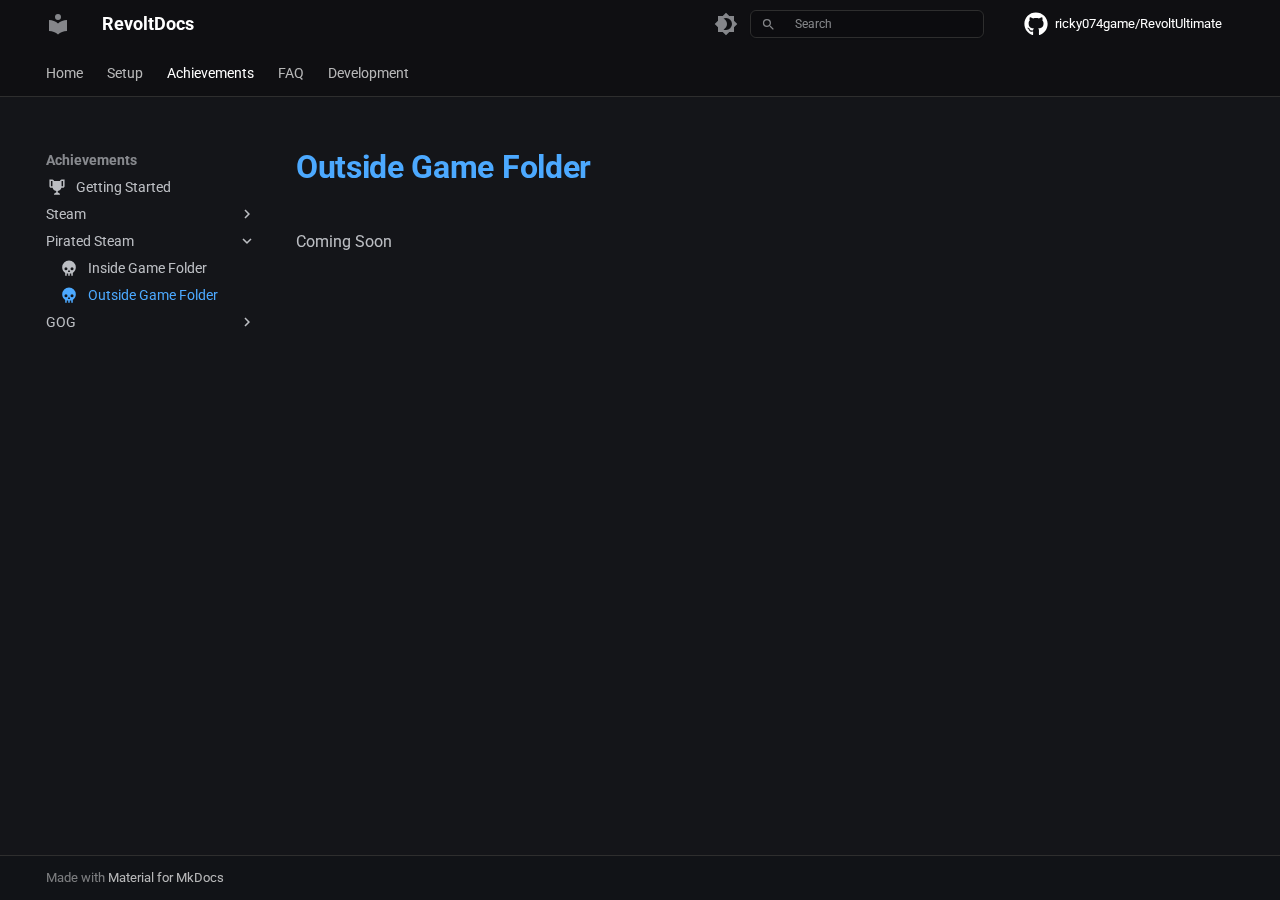
<file: achievements/Steam/OutsideGameFolder/index.html>
<!doctype html>
<html lang="en" class="no-js">
  <head>
    
      <meta charset="utf-8">
      <meta name="viewport" content="width=device-width,initial-scale=1">
      
        <meta name="description" content="Achievements for tracking outside game folder">
      
      
      
        <link rel="canonical" href="https://ricky074game.github.io/RevoltDocs/achievements/Steam/OutsideGameFolder/">
      
      
        <link rel="prev" href="../InsideGameFolder/">
      
      
        <link rel="next" href="../../GOG/CometOffline/">
      
      
      <link rel="icon" href="../../../assets/images/favicon.png">
      <meta name="generator" content="mkdocs-1.6.1, mkdocs-material-9.6.20">
    
    
      
        <title>Outside Game Folder - RevoltDocs</title>
      
    
    
      <link rel="stylesheet" href="../../../assets/stylesheets/main.e53b48f4.min.css">
      
        
        <link rel="stylesheet" href="../../../assets/stylesheets/palette.06af60db.min.css">
      
      


    
    
      
    
    
      
        
        
        <link rel="preconnect" href="https://fonts.gstatic.com" crossorigin>
        <link rel="stylesheet" href="https://fonts.googleapis.com/css?family=Roboto:300,300i,400,400i,700,700i%7CRoboto+Mono:400,400i,700,700i&display=fallback">
        <style>:root{--md-text-font:"Roboto";--md-code-font:"Roboto Mono"}</style>
      
    
    
      <link rel="stylesheet" href="../../../styles.css">
    
    <script>__md_scope=new URL("../../..",location),__md_hash=e=>[...e].reduce(((e,_)=>(e<<5)-e+_.charCodeAt(0)),0),__md_get=(e,_=localStorage,t=__md_scope)=>JSON.parse(_.getItem(t.pathname+"."+e)),__md_set=(e,_,t=localStorage,a=__md_scope)=>{try{t.setItem(a.pathname+"."+e,JSON.stringify(_))}catch(e){}}</script>
    
      

    
    
    
  </head>
  
  
    
    
      
    
    
    
    
    <body dir="ltr" data-md-color-scheme="slate" data-md-color-primary="black" data-md-color-accent="purple">
  
    
    <input class="md-toggle" data-md-toggle="drawer" type="checkbox" id="__drawer" autocomplete="off">
    <input class="md-toggle" data-md-toggle="search" type="checkbox" id="__search" autocomplete="off">
    <label class="md-overlay" for="__drawer"></label>
    <div data-md-component="skip">
      
        
        <a href="#outside-game-folder" class="md-skip">
          Skip to content
        </a>
      
    </div>
    <div data-md-component="announce">
      
    </div>
    
    
      

<header class="md-header" data-md-component="header">
  <nav class="md-header__inner md-grid" aria-label="Header">
    <a href="../../.." title="RevoltDocs" class="md-header__button md-logo" aria-label="RevoltDocs" data-md-component="logo">
      
  
  <svg xmlns="http://www.w3.org/2000/svg" viewBox="0 0 24 24"><path d="M12 8a3 3 0 0 0 3-3 3 3 0 0 0-3-3 3 3 0 0 0-3 3 3 3 0 0 0 3 3m0 3.54C9.64 9.35 6.5 8 3 8v11c3.5 0 6.64 1.35 9 3.54 2.36-2.19 5.5-3.54 9-3.54V8c-3.5 0-6.64 1.35-9 3.54"/></svg>

    </a>
    <label class="md-header__button md-icon" for="__drawer">
      
      <svg xmlns="http://www.w3.org/2000/svg" viewBox="0 0 24 24"><path d="M3 6h18v2H3zm0 5h18v2H3zm0 5h18v2H3z"/></svg>
    </label>
    <div class="md-header__title" data-md-component="header-title">
      <div class="md-header__ellipsis">
        <div class="md-header__topic">
          <span class="md-ellipsis">
            RevoltDocs
          </span>
        </div>
        <div class="md-header__topic" data-md-component="header-topic">
          <span class="md-ellipsis">
            
              Outside Game Folder
            
          </span>
        </div>
      </div>
    </div>
    
      
        <form class="md-header__option" data-md-component="palette">
  
    
    
    
    <input class="md-option" data-md-color-media="" data-md-color-scheme="slate" data-md-color-primary="black" data-md-color-accent="purple"  aria-label="Switch to light mode"  type="radio" name="__palette" id="__palette_0">
    
      <label class="md-header__button md-icon" title="Switch to light mode" for="__palette_1" hidden>
        <svg xmlns="http://www.w3.org/2000/svg" viewBox="0 0 24 24"><path d="M12 18c-.89 0-1.74-.2-2.5-.55C11.56 16.5 13 14.42 13 12s-1.44-4.5-3.5-5.45C10.26 6.2 11.11 6 12 6a6 6 0 0 1 6 6 6 6 0 0 1-6 6m8-9.31V4h-4.69L12 .69 8.69 4H4v4.69L.69 12 4 15.31V20h4.69L12 23.31 15.31 20H20v-4.69L23.31 12z"/></svg>
      </label>
    
  
    
    
    
    <input class="md-option" data-md-color-media="" data-md-color-scheme="default" data-md-color-primary="white" data-md-color-accent="purple"  aria-label="Switch to dark mode"  type="radio" name="__palette" id="__palette_1">
    
      <label class="md-header__button md-icon" title="Switch to dark mode" for="__palette_0" hidden>
        <svg xmlns="http://www.w3.org/2000/svg" viewBox="0 0 24 24"><path d="M12 8a4 4 0 0 0-4 4 4 4 0 0 0 4 4 4 4 0 0 0 4-4 4 4 0 0 0-4-4m0 10a6 6 0 0 1-6-6 6 6 0 0 1 6-6 6 6 0 0 1 6 6 6 6 0 0 1-6 6m8-9.31V4h-4.69L12 .69 8.69 4H4v4.69L.69 12 4 15.31V20h4.69L12 23.31 15.31 20H20v-4.69L23.31 12z"/></svg>
      </label>
    
  
</form>
      
    
    
      <script>var palette=__md_get("__palette");if(palette&&palette.color){if("(prefers-color-scheme)"===palette.color.media){var media=matchMedia("(prefers-color-scheme: light)"),input=document.querySelector(media.matches?"[data-md-color-media='(prefers-color-scheme: light)']":"[data-md-color-media='(prefers-color-scheme: dark)']");palette.color.media=input.getAttribute("data-md-color-media"),palette.color.scheme=input.getAttribute("data-md-color-scheme"),palette.color.primary=input.getAttribute("data-md-color-primary"),palette.color.accent=input.getAttribute("data-md-color-accent")}for(var[key,value]of Object.entries(palette.color))document.body.setAttribute("data-md-color-"+key,value)}</script>
    
    
    
      
      
        <label class="md-header__button md-icon" for="__search">
          
          <svg xmlns="http://www.w3.org/2000/svg" viewBox="0 0 24 24"><path d="M9.5 3A6.5 6.5 0 0 1 16 9.5c0 1.61-.59 3.09-1.56 4.23l.27.27h.79l5 5-1.5 1.5-5-5v-.79l-.27-.27A6.52 6.52 0 0 1 9.5 16 6.5 6.5 0 0 1 3 9.5 6.5 6.5 0 0 1 9.5 3m0 2C7 5 5 7 5 9.5S7 14 9.5 14 14 12 14 9.5 12 5 9.5 5"/></svg>
        </label>
        <div class="md-search" data-md-component="search" role="dialog">
  <label class="md-search__overlay" for="__search"></label>
  <div class="md-search__inner" role="search">
    <form class="md-search__form" name="search">
      <input type="text" class="md-search__input" name="query" aria-label="Search" placeholder="Search" autocapitalize="off" autocorrect="off" autocomplete="off" spellcheck="false" data-md-component="search-query" required>
      <label class="md-search__icon md-icon" for="__search">
        
        <svg xmlns="http://www.w3.org/2000/svg" viewBox="0 0 24 24"><path d="M9.5 3A6.5 6.5 0 0 1 16 9.5c0 1.61-.59 3.09-1.56 4.23l.27.27h.79l5 5-1.5 1.5-5-5v-.79l-.27-.27A6.52 6.52 0 0 1 9.5 16 6.5 6.5 0 0 1 3 9.5 6.5 6.5 0 0 1 9.5 3m0 2C7 5 5 7 5 9.5S7 14 9.5 14 14 12 14 9.5 12 5 9.5 5"/></svg>
        
        <svg xmlns="http://www.w3.org/2000/svg" viewBox="0 0 24 24"><path d="M20 11v2H8l5.5 5.5-1.42 1.42L4.16 12l7.92-7.92L13.5 5.5 8 11z"/></svg>
      </label>
      <nav class="md-search__options" aria-label="Search">
        
          <a href="javascript:void(0)" class="md-search__icon md-icon" title="Share" aria-label="Share" data-clipboard data-clipboard-text="" data-md-component="search-share" tabindex="-1">
            
            <svg xmlns="http://www.w3.org/2000/svg" viewBox="0 0 24 24"><path d="M18 16.08c-.76 0-1.44.3-1.96.77L8.91 12.7c.05-.23.09-.46.09-.7s-.04-.47-.09-.7l7.05-4.11c.54.5 1.25.81 2.04.81a3 3 0 0 0 3-3 3 3 0 0 0-3-3 3 3 0 0 0-3 3c0 .24.04.47.09.7L8.04 9.81C7.5 9.31 6.79 9 6 9a3 3 0 0 0-3 3 3 3 0 0 0 3 3c.79 0 1.5-.31 2.04-.81l7.12 4.15c-.05.21-.08.43-.08.66 0 1.61 1.31 2.91 2.92 2.91s2.92-1.3 2.92-2.91A2.92 2.92 0 0 0 18 16.08"/></svg>
          </a>
        
        <button type="reset" class="md-search__icon md-icon" title="Clear" aria-label="Clear" tabindex="-1">
          
          <svg xmlns="http://www.w3.org/2000/svg" viewBox="0 0 24 24"><path d="M19 6.41 17.59 5 12 10.59 6.41 5 5 6.41 10.59 12 5 17.59 6.41 19 12 13.41 17.59 19 19 17.59 13.41 12z"/></svg>
        </button>
      </nav>
      
    </form>
    <div class="md-search__output">
      <div class="md-search__scrollwrap" tabindex="0" data-md-scrollfix>
        <div class="md-search-result" data-md-component="search-result">
          <div class="md-search-result__meta">
            Initializing search
          </div>
          <ol class="md-search-result__list" role="presentation"></ol>
        </div>
      </div>
    </div>
  </div>
</div>
      
    
    
      <div class="md-header__source">
        <a href="https://github.com/ricky074game/RevoltUltimate" title="Go to repository" class="md-source" data-md-component="source">
  <div class="md-source__icon md-icon">
    
    <svg xmlns="http://www.w3.org/2000/svg" viewBox="0 0 512 512"><!--! Font Awesome Free 7.0.0 by @fontawesome - https://fontawesome.com License - https://fontawesome.com/license/free (Icons: CC BY 4.0, Fonts: SIL OFL 1.1, Code: MIT License) Copyright 2025 Fonticons, Inc.--><path d="M173.9 397.4c0 2-2.3 3.6-5.2 3.6-3.3.3-5.6-1.3-5.6-3.6 0-2 2.3-3.6 5.2-3.6 3-.3 5.6 1.3 5.6 3.6m-31.1-4.5c-.7 2 1.3 4.3 4.3 4.9 2.6 1 5.6 0 6.2-2s-1.3-4.3-4.3-5.2c-2.6-.7-5.5.3-6.2 2.3m44.2-1.7c-2.9.7-4.9 2.6-4.6 4.9.3 2 2.9 3.3 5.9 2.6 2.9-.7 4.9-2.6 4.6-4.6-.3-1.9-3-3.2-5.9-2.9M252.8 8C114.1 8 8 113.3 8 252c0 110.9 69.8 205.8 169.5 239.2 12.8 2.3 17.3-5.6 17.3-12.1 0-6.2-.3-40.4-.3-61.4 0 0-70 15-84.7-29.8 0 0-11.4-29.1-27.8-36.6 0 0-22.9-15.7 1.6-15.4 0 0 24.9 2 38.6 25.8 21.9 38.6 58.6 27.5 72.9 20.9 2.3-16 8.8-27.1 16-33.7-55.9-6.2-112.3-14.3-112.3-110.5 0-27.5 7.6-41.3 23.6-58.9-2.6-6.5-11.1-33.3 2.6-67.9 20.9-6.5 69 27 69 27 20-5.6 41.5-8.5 62.8-8.5s42.8 2.9 62.8 8.5c0 0 48.1-33.6 69-27 13.7 34.7 5.2 61.4 2.6 67.9 16 17.7 25.8 31.5 25.8 58.9 0 96.5-58.9 104.2-114.8 110.5 9.2 7.9 17 22.9 17 46.4 0 33.7-.3 75.4-.3 83.6 0 6.5 4.6 14.4 17.3 12.1C436.2 457.8 504 362.9 504 252 504 113.3 391.5 8 252.8 8M105.2 352.9c-1.3 1-1 3.3.7 5.2 1.6 1.6 3.9 2.3 5.2 1 1.3-1 1-3.3-.7-5.2-1.6-1.6-3.9-2.3-5.2-1m-10.8-8.1c-.7 1.3.3 2.9 2.3 3.9 1.6 1 3.6.7 4.3-.7.7-1.3-.3-2.9-2.3-3.9-2-.6-3.6-.3-4.3.7m32.4 35.6c-1.6 1.3-1 4.3 1.3 6.2 2.3 2.3 5.2 2.6 6.5 1 1.3-1.3.7-4.3-1.3-6.2-2.2-2.3-5.2-2.6-6.5-1m-11.4-14.7c-1.6 1-1.6 3.6 0 5.9s4.3 3.3 5.6 2.3c1.6-1.3 1.6-3.9 0-6.2-1.4-2.3-4-3.3-5.6-2"/></svg>
  </div>
  <div class="md-source__repository">
    ricky074game/RevoltUltimate
  </div>
</a>
      </div>
    
  </nav>
  
</header>
    
    <div class="md-container" data-md-component="container">
      
      
        
          
            
<nav class="md-tabs" aria-label="Tabs" data-md-component="tabs">
  <div class="md-grid">
    <ul class="md-tabs__list">
      
        
  
  
  
  
    <li class="md-tabs__item">
      <a href="../../.." class="md-tabs__link">
        
  
  
    
  
  Home

      </a>
    </li>
  

      
        
  
  
  
  
    <li class="md-tabs__item">
      <a href="../../../setup/" class="md-tabs__link">
        
  
  
    
  
  Setup

      </a>
    </li>
  

      
        
  
  
  
    
  
  
    
    
      <li class="md-tabs__item md-tabs__item--active">
        <a href="../../achievements/" class="md-tabs__link">
          
  
  
  Achievements

        </a>
      </li>
    
  

      
        
  
  
  
  
    <li class="md-tabs__item">
      <a href="../../../faq/" class="md-tabs__link">
        
  
  
    
  
  FAQ

      </a>
    </li>
  

      
        
  
  
  
  
    <li class="md-tabs__item">
      <a href="../../../development/" class="md-tabs__link">
        
  
  
    
  
  Development

      </a>
    </li>
  

      
    </ul>
  </div>
</nav>
          
        
      
      <main class="md-main" data-md-component="main">
        <div class="md-main__inner md-grid">
          
            
              
              <div class="md-sidebar md-sidebar--primary" data-md-component="sidebar" data-md-type="navigation" >
                <div class="md-sidebar__scrollwrap">
                  <div class="md-sidebar__inner">
                    


  


<nav class="md-nav md-nav--primary md-nav--lifted" aria-label="Navigation" data-md-level="0">
  <label class="md-nav__title" for="__drawer">
    <a href="../../.." title="RevoltDocs" class="md-nav__button md-logo" aria-label="RevoltDocs" data-md-component="logo">
      
  
  <svg xmlns="http://www.w3.org/2000/svg" viewBox="0 0 24 24"><path d="M12 8a3 3 0 0 0 3-3 3 3 0 0 0-3-3 3 3 0 0 0-3 3 3 3 0 0 0 3 3m0 3.54C9.64 9.35 6.5 8 3 8v11c3.5 0 6.64 1.35 9 3.54 2.36-2.19 5.5-3.54 9-3.54V8c-3.5 0-6.64 1.35-9 3.54"/></svg>

    </a>
    RevoltDocs
  </label>
  
    <div class="md-nav__source">
      <a href="https://github.com/ricky074game/RevoltUltimate" title="Go to repository" class="md-source" data-md-component="source">
  <div class="md-source__icon md-icon">
    
    <svg xmlns="http://www.w3.org/2000/svg" viewBox="0 0 512 512"><!--! Font Awesome Free 7.0.0 by @fontawesome - https://fontawesome.com License - https://fontawesome.com/license/free (Icons: CC BY 4.0, Fonts: SIL OFL 1.1, Code: MIT License) Copyright 2025 Fonticons, Inc.--><path d="M173.9 397.4c0 2-2.3 3.6-5.2 3.6-3.3.3-5.6-1.3-5.6-3.6 0-2 2.3-3.6 5.2-3.6 3-.3 5.6 1.3 5.6 3.6m-31.1-4.5c-.7 2 1.3 4.3 4.3 4.9 2.6 1 5.6 0 6.2-2s-1.3-4.3-4.3-5.2c-2.6-.7-5.5.3-6.2 2.3m44.2-1.7c-2.9.7-4.9 2.6-4.6 4.9.3 2 2.9 3.3 5.9 2.6 2.9-.7 4.9-2.6 4.6-4.6-.3-1.9-3-3.2-5.9-2.9M252.8 8C114.1 8 8 113.3 8 252c0 110.9 69.8 205.8 169.5 239.2 12.8 2.3 17.3-5.6 17.3-12.1 0-6.2-.3-40.4-.3-61.4 0 0-70 15-84.7-29.8 0 0-11.4-29.1-27.8-36.6 0 0-22.9-15.7 1.6-15.4 0 0 24.9 2 38.6 25.8 21.9 38.6 58.6 27.5 72.9 20.9 2.3-16 8.8-27.1 16-33.7-55.9-6.2-112.3-14.3-112.3-110.5 0-27.5 7.6-41.3 23.6-58.9-2.6-6.5-11.1-33.3 2.6-67.9 20.9-6.5 69 27 69 27 20-5.6 41.5-8.5 62.8-8.5s42.8 2.9 62.8 8.5c0 0 48.1-33.6 69-27 13.7 34.7 5.2 61.4 2.6 67.9 16 17.7 25.8 31.5 25.8 58.9 0 96.5-58.9 104.2-114.8 110.5 9.2 7.9 17 22.9 17 46.4 0 33.7-.3 75.4-.3 83.6 0 6.5 4.6 14.4 17.3 12.1C436.2 457.8 504 362.9 504 252 504 113.3 391.5 8 252.8 8M105.2 352.9c-1.3 1-1 3.3.7 5.2 1.6 1.6 3.9 2.3 5.2 1 1.3-1 1-3.3-.7-5.2-1.6-1.6-3.9-2.3-5.2-1m-10.8-8.1c-.7 1.3.3 2.9 2.3 3.9 1.6 1 3.6.7 4.3-.7.7-1.3-.3-2.9-2.3-3.9-2-.6-3.6-.3-4.3.7m32.4 35.6c-1.6 1.3-1 4.3 1.3 6.2 2.3 2.3 5.2 2.6 6.5 1 1.3-1.3.7-4.3-1.3-6.2-2.2-2.3-5.2-2.6-6.5-1m-11.4-14.7c-1.6 1-1.6 3.6 0 5.9s4.3 3.3 5.6 2.3c1.6-1.3 1.6-3.9 0-6.2-1.4-2.3-4-3.3-5.6-2"/></svg>
  </div>
  <div class="md-source__repository">
    ricky074game/RevoltUltimate
  </div>
</a>
    </div>
  
  <ul class="md-nav__list" data-md-scrollfix>
    
      
      
  
  
  
  
    <li class="md-nav__item">
      <a href="../../.." class="md-nav__link">
        
  
  
  <span class="md-ellipsis">
    Home
    
  </span>
  

      </a>
    </li>
  

    
      
      
  
  
  
  
    <li class="md-nav__item">
      <a href="../../../setup/" class="md-nav__link">
        
  
  
  <span class="md-ellipsis">
    Setup
    
  </span>
  

      </a>
    </li>
  

    
      
      
  
  
    
  
  
  
    
    
    
    
      
        
        
      
      
    
    
      
    
    <li class="md-nav__item md-nav__item--active md-nav__item--section md-nav__item--nested">
      
        
        
        <input class="md-nav__toggle md-toggle " type="checkbox" id="__nav_3" checked>
        
          
          <label class="md-nav__link" for="__nav_3" id="__nav_3_label" tabindex="">
            
  
  
  <span class="md-ellipsis">
    Achievements
    
  </span>
  

            <span class="md-nav__icon md-icon"></span>
          </label>
        
        <nav class="md-nav" data-md-level="1" aria-labelledby="__nav_3_label" aria-expanded="true">
          <label class="md-nav__title" for="__nav_3">
            <span class="md-nav__icon md-icon"></span>
            Achievements
          </label>
          <ul class="md-nav__list" data-md-scrollfix>
            
              
                
  
  
  
  
    <li class="md-nav__item">
      <a href="../../achievements/" class="md-nav__link">
        
  
  
    <svg xmlns="http://www.w3.org/2000/svg" viewBox="0 0 24 24"><path d="M18 2c-.9 0-2 1-2 2H8c0-1-1.1-2-2-2H2v9c0 1 1 2 2 2h2.2c.4 2 1.7 3.7 4.8 4v2.08C8 19.54 8 22 8 22h8s0-2.46-3-2.92V17c3.1-.3 4.4-2 4.8-4H20c1 0 2-1 2-2V2zM6 11H4V4h2zm14 0h-2V4h2z"/></svg>
  
  <span class="md-ellipsis">
    Getting Started
    
  </span>
  

      </a>
    </li>
  

              
            
              
                
  
  
  
  
    
    
    
    
      
      
    
    
      
        
        
      
    
    <li class="md-nav__item md-nav__item--pruned md-nav__item--nested">
      
        
  
  
  
    <a href="../SteamScrape/" class="md-nav__link">
      
  
  
  <span class="md-ellipsis">
    Steam
    
  </span>
  

      
        <span class="md-nav__icon md-icon"></span>
      
    </a>
  

      
    </li>
  

              
            
              
                
  
  
    
  
  
  
    
    
    
    
      
      
    
    
      
    
    <li class="md-nav__item md-nav__item--active md-nav__item--nested">
      
        
        
        <input class="md-nav__toggle md-toggle " type="checkbox" id="__nav_3_3" checked>
        
          
          <label class="md-nav__link" for="__nav_3_3" id="__nav_3_3_label" tabindex="0">
            
  
  
  <span class="md-ellipsis">
    Pirated Steam
    
  </span>
  

            <span class="md-nav__icon md-icon"></span>
          </label>
        
        <nav class="md-nav" data-md-level="2" aria-labelledby="__nav_3_3_label" aria-expanded="true">
          <label class="md-nav__title" for="__nav_3_3">
            <span class="md-nav__icon md-icon"></span>
            Pirated Steam
          </label>
          <ul class="md-nav__list" data-md-scrollfix>
            
              
                
  
  
  
  
    <li class="md-nav__item">
      <a href="../InsideGameFolder/" class="md-nav__link">
        
  
  
    <svg xmlns="http://www.w3.org/2000/svg" viewBox="0 0 24 24"><path d="M12 2a9 9 0 0 0-9 9 8.99 8.99 0 0 0 4 7.47V22h2v-3h2v3h2v-3h2v3h2v-3.54c2.47-1.65 4-4.46 4-7.46a9 9 0 0 0-9-9m-4 9a2 2 0 0 1 2 2 2 2 0 0 1-2 2 2 2 0 0 1-2-2 2 2 0 0 1 2-2m8 0a2 2 0 0 1 2 2 2 2 0 0 1-2 2 2 2 0 0 1-2-2 2 2 0 0 1 2-2m-4 3 1.5 3h-3z"/></svg>
  
  <span class="md-ellipsis">
    Inside Game Folder
    
  </span>
  

      </a>
    </li>
  

              
            
              
                
  
  
    
  
  
  
    <li class="md-nav__item md-nav__item--active">
      
      <input class="md-nav__toggle md-toggle" type="checkbox" id="__toc">
      
      
        
      
      
      <a href="./" class="md-nav__link md-nav__link--active">
        
  
  
    <svg xmlns="http://www.w3.org/2000/svg" viewBox="0 0 24 24"><path d="M12 2a9 9 0 0 0-9 9 8.99 8.99 0 0 0 4 7.47V22h2v-3h2v3h2v-3h2v3h2v-3.54c2.47-1.65 4-4.46 4-7.46a9 9 0 0 0-9-9m-4 9a2 2 0 0 1 2 2 2 2 0 0 1-2 2 2 2 0 0 1-2-2 2 2 0 0 1 2-2m8 0a2 2 0 0 1 2 2 2 2 0 0 1-2 2 2 2 0 0 1-2-2 2 2 0 0 1 2-2m-4 3 1.5 3h-3z"/></svg>
  
  <span class="md-ellipsis">
    Outside Game Folder
    
  </span>
  

      </a>
      
    </li>
  

              
            
          </ul>
        </nav>
      
    </li>
  

              
            
              
                
  
  
  
  
    
    
    
    
      
      
    
    
      
        
        
      
    
    <li class="md-nav__item md-nav__item--pruned md-nav__item--nested">
      
        
  
  
  
    <a href="../../GOG/CometOffline/" class="md-nav__link">
      
  
  
  <span class="md-ellipsis">
    GOG
    
  </span>
  

      
        <span class="md-nav__icon md-icon"></span>
      
    </a>
  

      
    </li>
  

              
            
          </ul>
        </nav>
      
    </li>
  

    
      
      
  
  
  
  
    <li class="md-nav__item">
      <a href="../../../faq/" class="md-nav__link">
        
  
  
  <span class="md-ellipsis">
    FAQ
    
  </span>
  

      </a>
    </li>
  

    
      
      
  
  
  
  
    <li class="md-nav__item">
      <a href="../../../development/" class="md-nav__link">
        
  
  
  <span class="md-ellipsis">
    Development
    
  </span>
  

      </a>
    </li>
  

    
  </ul>
</nav>
                  </div>
                </div>
              </div>
            
            
              
              <div class="md-sidebar md-sidebar--secondary" data-md-component="sidebar" data-md-type="toc" >
                <div class="md-sidebar__scrollwrap">
                  <div class="md-sidebar__inner">
                    

<nav class="md-nav md-nav--secondary" aria-label="Table of contents">
  
  
  
    
  
  
</nav>
                  </div>
                </div>
              </div>
            
          
          
            <div class="md-content" data-md-component="content">
              <article class="md-content__inner md-typeset">
                
                  


  
  


<h1 id="outside-game-folder">Outside Game Folder</h1>
<p>Coming Soon</p>







  
  






                
              </article>
            </div>
          
          
<script>var target=document.getElementById(location.hash.slice(1));target&&target.name&&(target.checked=target.name.startsWith("__tabbed_"))</script>
        </div>
        
          <button type="button" class="md-top md-icon" data-md-component="top" hidden>
  
  <svg xmlns="http://www.w3.org/2000/svg" viewBox="0 0 24 24"><path d="M13 20h-2V8l-5.5 5.5-1.42-1.42L12 4.16l7.92 7.92-1.42 1.42L13 8z"/></svg>
  Back to top
</button>
        
      </main>
      
        <footer class="md-footer">
  
  <div class="md-footer-meta md-typeset">
    <div class="md-footer-meta__inner md-grid">
      <div class="md-copyright">
  
  
    Made with
    <a href="https://squidfunk.github.io/mkdocs-material/" target="_blank" rel="noopener">
      Material for MkDocs
    </a>
  
</div>
      
    </div>
  </div>
</footer>
      
    </div>
    <div class="md-dialog" data-md-component="dialog">
      <div class="md-dialog__inner md-typeset"></div>
    </div>
    
    
    
      
      <script id="__config" type="application/json">{"base": "../../..", "features": ["navigation.tabs", "navigation.top", "navigation.instant", "navigation.instant.prefetch", "navigation.path", "navigation.prune", "search.highlight", "search.share"], "search": "../../../assets/javascripts/workers/search.973d3a69.min.js", "tags": null, "translations": {"clipboard.copied": "Copied to clipboard", "clipboard.copy": "Copy to clipboard", "search.result.more.one": "1 more on this page", "search.result.more.other": "# more on this page", "search.result.none": "No matching documents", "search.result.one": "1 matching document", "search.result.other": "# matching documents", "search.result.placeholder": "Type to start searching", "search.result.term.missing": "Missing", "select.version": "Select version"}, "version": null}</script>
    
    
      <script src="../../../assets/javascripts/bundle.f55a23d4.min.js"></script>
      
    
  </body>
</html>
</file>
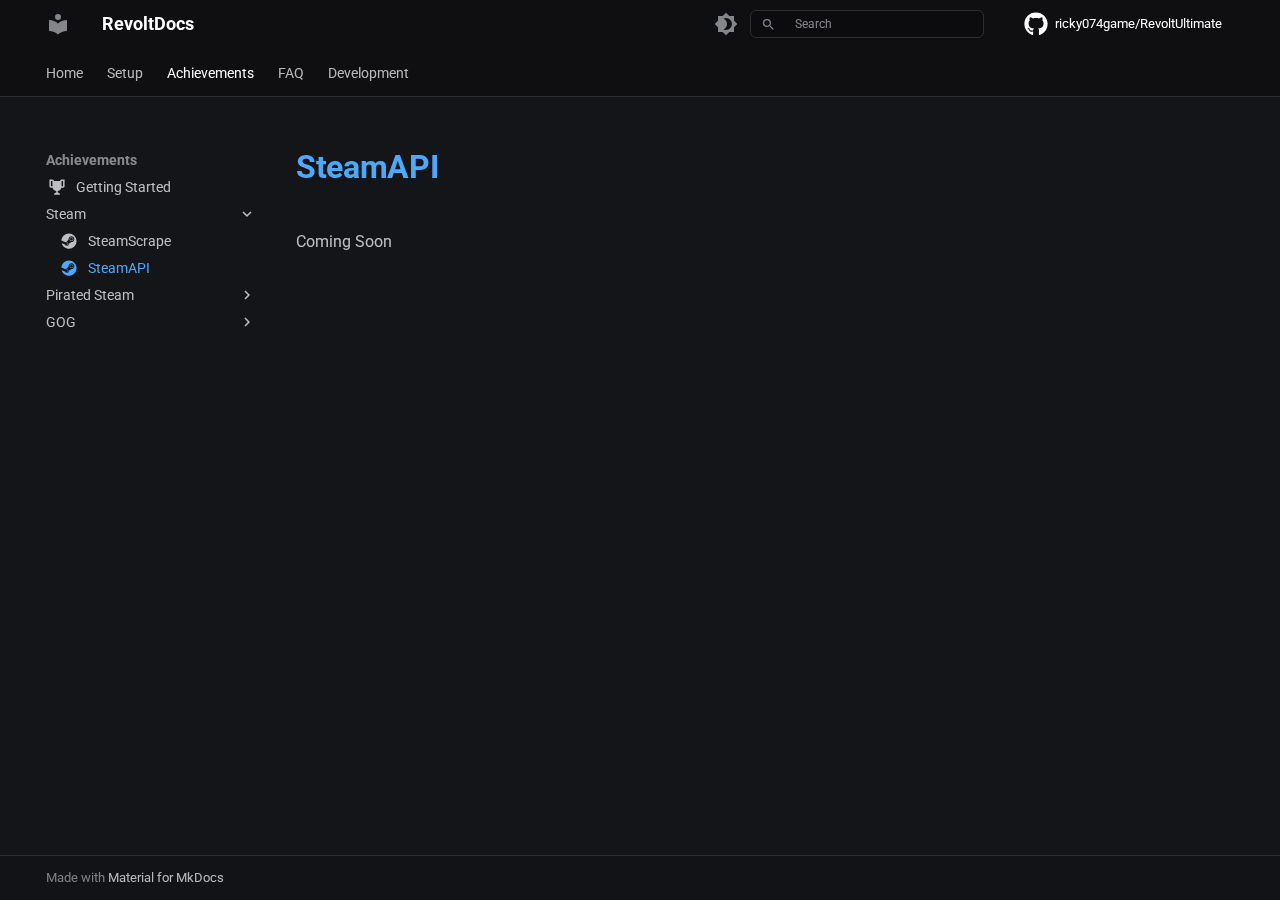
<file: achievements/Steam/SteamAPI/index.html>
<!doctype html>
<html lang="en" class="no-js">
  <head>
    
      <meta charset="utf-8">
      <meta name="viewport" content="width=device-width,initial-scale=1">
      
        <meta name="description" content="SteamAPI achievements and features">
      
      
      
        <link rel="canonical" href="https://ricky074game.github.io/RevoltDocs/achievements/Steam/SteamAPI/">
      
      
        <link rel="prev" href="../SteamScrape/">
      
      
        <link rel="next" href="../InsideGameFolder/">
      
      
      <link rel="icon" href="../../../assets/images/favicon.png">
      <meta name="generator" content="mkdocs-1.6.1, mkdocs-material-9.6.20">
    
    
      
        <title>SteamAPI - RevoltDocs</title>
      
    
    
      <link rel="stylesheet" href="../../../assets/stylesheets/main.e53b48f4.min.css">
      
        
        <link rel="stylesheet" href="../../../assets/stylesheets/palette.06af60db.min.css">
      
      


    
    
      
    
    
      
        
        
        <link rel="preconnect" href="https://fonts.gstatic.com" crossorigin>
        <link rel="stylesheet" href="https://fonts.googleapis.com/css?family=Roboto:300,300i,400,400i,700,700i%7CRoboto+Mono:400,400i,700,700i&display=fallback">
        <style>:root{--md-text-font:"Roboto";--md-code-font:"Roboto Mono"}</style>
      
    
    
      <link rel="stylesheet" href="../../../styles.css">
    
    <script>__md_scope=new URL("../../..",location),__md_hash=e=>[...e].reduce(((e,_)=>(e<<5)-e+_.charCodeAt(0)),0),__md_get=(e,_=localStorage,t=__md_scope)=>JSON.parse(_.getItem(t.pathname+"."+e)),__md_set=(e,_,t=localStorage,a=__md_scope)=>{try{t.setItem(a.pathname+"."+e,JSON.stringify(_))}catch(e){}}</script>
    
      

    
    
    
  </head>
  
  
    
    
      
    
    
    
    
    <body dir="ltr" data-md-color-scheme="slate" data-md-color-primary="black" data-md-color-accent="purple">
  
    
    <input class="md-toggle" data-md-toggle="drawer" type="checkbox" id="__drawer" autocomplete="off">
    <input class="md-toggle" data-md-toggle="search" type="checkbox" id="__search" autocomplete="off">
    <label class="md-overlay" for="__drawer"></label>
    <div data-md-component="skip">
      
        
        <a href="#steamapi" class="md-skip">
          Skip to content
        </a>
      
    </div>
    <div data-md-component="announce">
      
    </div>
    
    
      

<header class="md-header" data-md-component="header">
  <nav class="md-header__inner md-grid" aria-label="Header">
    <a href="../../.." title="RevoltDocs" class="md-header__button md-logo" aria-label="RevoltDocs" data-md-component="logo">
      
  
  <svg xmlns="http://www.w3.org/2000/svg" viewBox="0 0 24 24"><path d="M12 8a3 3 0 0 0 3-3 3 3 0 0 0-3-3 3 3 0 0 0-3 3 3 3 0 0 0 3 3m0 3.54C9.64 9.35 6.5 8 3 8v11c3.5 0 6.64 1.35 9 3.54 2.36-2.19 5.5-3.54 9-3.54V8c-3.5 0-6.64 1.35-9 3.54"/></svg>

    </a>
    <label class="md-header__button md-icon" for="__drawer">
      
      <svg xmlns="http://www.w3.org/2000/svg" viewBox="0 0 24 24"><path d="M3 6h18v2H3zm0 5h18v2H3zm0 5h18v2H3z"/></svg>
    </label>
    <div class="md-header__title" data-md-component="header-title">
      <div class="md-header__ellipsis">
        <div class="md-header__topic">
          <span class="md-ellipsis">
            RevoltDocs
          </span>
        </div>
        <div class="md-header__topic" data-md-component="header-topic">
          <span class="md-ellipsis">
            
              SteamAPI
            
          </span>
        </div>
      </div>
    </div>
    
      
        <form class="md-header__option" data-md-component="palette">
  
    
    
    
    <input class="md-option" data-md-color-media="" data-md-color-scheme="slate" data-md-color-primary="black" data-md-color-accent="purple"  aria-label="Switch to light mode"  type="radio" name="__palette" id="__palette_0">
    
      <label class="md-header__button md-icon" title="Switch to light mode" for="__palette_1" hidden>
        <svg xmlns="http://www.w3.org/2000/svg" viewBox="0 0 24 24"><path d="M12 18c-.89 0-1.74-.2-2.5-.55C11.56 16.5 13 14.42 13 12s-1.44-4.5-3.5-5.45C10.26 6.2 11.11 6 12 6a6 6 0 0 1 6 6 6 6 0 0 1-6 6m8-9.31V4h-4.69L12 .69 8.69 4H4v4.69L.69 12 4 15.31V20h4.69L12 23.31 15.31 20H20v-4.69L23.31 12z"/></svg>
      </label>
    
  
    
    
    
    <input class="md-option" data-md-color-media="" data-md-color-scheme="default" data-md-color-primary="white" data-md-color-accent="purple"  aria-label="Switch to dark mode"  type="radio" name="__palette" id="__palette_1">
    
      <label class="md-header__button md-icon" title="Switch to dark mode" for="__palette_0" hidden>
        <svg xmlns="http://www.w3.org/2000/svg" viewBox="0 0 24 24"><path d="M12 8a4 4 0 0 0-4 4 4 4 0 0 0 4 4 4 4 0 0 0 4-4 4 4 0 0 0-4-4m0 10a6 6 0 0 1-6-6 6 6 0 0 1 6-6 6 6 0 0 1 6 6 6 6 0 0 1-6 6m8-9.31V4h-4.69L12 .69 8.69 4H4v4.69L.69 12 4 15.31V20h4.69L12 23.31 15.31 20H20v-4.69L23.31 12z"/></svg>
      </label>
    
  
</form>
      
    
    
      <script>var palette=__md_get("__palette");if(palette&&palette.color){if("(prefers-color-scheme)"===palette.color.media){var media=matchMedia("(prefers-color-scheme: light)"),input=document.querySelector(media.matches?"[data-md-color-media='(prefers-color-scheme: light)']":"[data-md-color-media='(prefers-color-scheme: dark)']");palette.color.media=input.getAttribute("data-md-color-media"),palette.color.scheme=input.getAttribute("data-md-color-scheme"),palette.color.primary=input.getAttribute("data-md-color-primary"),palette.color.accent=input.getAttribute("data-md-color-accent")}for(var[key,value]of Object.entries(palette.color))document.body.setAttribute("data-md-color-"+key,value)}</script>
    
    
    
      
      
        <label class="md-header__button md-icon" for="__search">
          
          <svg xmlns="http://www.w3.org/2000/svg" viewBox="0 0 24 24"><path d="M9.5 3A6.5 6.5 0 0 1 16 9.5c0 1.61-.59 3.09-1.56 4.23l.27.27h.79l5 5-1.5 1.5-5-5v-.79l-.27-.27A6.52 6.52 0 0 1 9.5 16 6.5 6.5 0 0 1 3 9.5 6.5 6.5 0 0 1 9.5 3m0 2C7 5 5 7 5 9.5S7 14 9.5 14 14 12 14 9.5 12 5 9.5 5"/></svg>
        </label>
        <div class="md-search" data-md-component="search" role="dialog">
  <label class="md-search__overlay" for="__search"></label>
  <div class="md-search__inner" role="search">
    <form class="md-search__form" name="search">
      <input type="text" class="md-search__input" name="query" aria-label="Search" placeholder="Search" autocapitalize="off" autocorrect="off" autocomplete="off" spellcheck="false" data-md-component="search-query" required>
      <label class="md-search__icon md-icon" for="__search">
        
        <svg xmlns="http://www.w3.org/2000/svg" viewBox="0 0 24 24"><path d="M9.5 3A6.5 6.5 0 0 1 16 9.5c0 1.61-.59 3.09-1.56 4.23l.27.27h.79l5 5-1.5 1.5-5-5v-.79l-.27-.27A6.52 6.52 0 0 1 9.5 16 6.5 6.5 0 0 1 3 9.5 6.5 6.5 0 0 1 9.5 3m0 2C7 5 5 7 5 9.5S7 14 9.5 14 14 12 14 9.5 12 5 9.5 5"/></svg>
        
        <svg xmlns="http://www.w3.org/2000/svg" viewBox="0 0 24 24"><path d="M20 11v2H8l5.5 5.5-1.42 1.42L4.16 12l7.92-7.92L13.5 5.5 8 11z"/></svg>
      </label>
      <nav class="md-search__options" aria-label="Search">
        
          <a href="javascript:void(0)" class="md-search__icon md-icon" title="Share" aria-label="Share" data-clipboard data-clipboard-text="" data-md-component="search-share" tabindex="-1">
            
            <svg xmlns="http://www.w3.org/2000/svg" viewBox="0 0 24 24"><path d="M18 16.08c-.76 0-1.44.3-1.96.77L8.91 12.7c.05-.23.09-.46.09-.7s-.04-.47-.09-.7l7.05-4.11c.54.5 1.25.81 2.04.81a3 3 0 0 0 3-3 3 3 0 0 0-3-3 3 3 0 0 0-3 3c0 .24.04.47.09.7L8.04 9.81C7.5 9.31 6.79 9 6 9a3 3 0 0 0-3 3 3 3 0 0 0 3 3c.79 0 1.5-.31 2.04-.81l7.12 4.15c-.05.21-.08.43-.08.66 0 1.61 1.31 2.91 2.92 2.91s2.92-1.3 2.92-2.91A2.92 2.92 0 0 0 18 16.08"/></svg>
          </a>
        
        <button type="reset" class="md-search__icon md-icon" title="Clear" aria-label="Clear" tabindex="-1">
          
          <svg xmlns="http://www.w3.org/2000/svg" viewBox="0 0 24 24"><path d="M19 6.41 17.59 5 12 10.59 6.41 5 5 6.41 10.59 12 5 17.59 6.41 19 12 13.41 17.59 19 19 17.59 13.41 12z"/></svg>
        </button>
      </nav>
      
    </form>
    <div class="md-search__output">
      <div class="md-search__scrollwrap" tabindex="0" data-md-scrollfix>
        <div class="md-search-result" data-md-component="search-result">
          <div class="md-search-result__meta">
            Initializing search
          </div>
          <ol class="md-search-result__list" role="presentation"></ol>
        </div>
      </div>
    </div>
  </div>
</div>
      
    
    
      <div class="md-header__source">
        <a href="https://github.com/ricky074game/RevoltUltimate" title="Go to repository" class="md-source" data-md-component="source">
  <div class="md-source__icon md-icon">
    
    <svg xmlns="http://www.w3.org/2000/svg" viewBox="0 0 512 512"><!--! Font Awesome Free 7.0.0 by @fontawesome - https://fontawesome.com License - https://fontawesome.com/license/free (Icons: CC BY 4.0, Fonts: SIL OFL 1.1, Code: MIT License) Copyright 2025 Fonticons, Inc.--><path d="M173.9 397.4c0 2-2.3 3.6-5.2 3.6-3.3.3-5.6-1.3-5.6-3.6 0-2 2.3-3.6 5.2-3.6 3-.3 5.6 1.3 5.6 3.6m-31.1-4.5c-.7 2 1.3 4.3 4.3 4.9 2.6 1 5.6 0 6.2-2s-1.3-4.3-4.3-5.2c-2.6-.7-5.5.3-6.2 2.3m44.2-1.7c-2.9.7-4.9 2.6-4.6 4.9.3 2 2.9 3.3 5.9 2.6 2.9-.7 4.9-2.6 4.6-4.6-.3-1.9-3-3.2-5.9-2.9M252.8 8C114.1 8 8 113.3 8 252c0 110.9 69.8 205.8 169.5 239.2 12.8 2.3 17.3-5.6 17.3-12.1 0-6.2-.3-40.4-.3-61.4 0 0-70 15-84.7-29.8 0 0-11.4-29.1-27.8-36.6 0 0-22.9-15.7 1.6-15.4 0 0 24.9 2 38.6 25.8 21.9 38.6 58.6 27.5 72.9 20.9 2.3-16 8.8-27.1 16-33.7-55.9-6.2-112.3-14.3-112.3-110.5 0-27.5 7.6-41.3 23.6-58.9-2.6-6.5-11.1-33.3 2.6-67.9 20.9-6.5 69 27 69 27 20-5.6 41.5-8.5 62.8-8.5s42.8 2.9 62.8 8.5c0 0 48.1-33.6 69-27 13.7 34.7 5.2 61.4 2.6 67.9 16 17.7 25.8 31.5 25.8 58.9 0 96.5-58.9 104.2-114.8 110.5 9.2 7.9 17 22.9 17 46.4 0 33.7-.3 75.4-.3 83.6 0 6.5 4.6 14.4 17.3 12.1C436.2 457.8 504 362.9 504 252 504 113.3 391.5 8 252.8 8M105.2 352.9c-1.3 1-1 3.3.7 5.2 1.6 1.6 3.9 2.3 5.2 1 1.3-1 1-3.3-.7-5.2-1.6-1.6-3.9-2.3-5.2-1m-10.8-8.1c-.7 1.3.3 2.9 2.3 3.9 1.6 1 3.6.7 4.3-.7.7-1.3-.3-2.9-2.3-3.9-2-.6-3.6-.3-4.3.7m32.4 35.6c-1.6 1.3-1 4.3 1.3 6.2 2.3 2.3 5.2 2.6 6.5 1 1.3-1.3.7-4.3-1.3-6.2-2.2-2.3-5.2-2.6-6.5-1m-11.4-14.7c-1.6 1-1.6 3.6 0 5.9s4.3 3.3 5.6 2.3c1.6-1.3 1.6-3.9 0-6.2-1.4-2.3-4-3.3-5.6-2"/></svg>
  </div>
  <div class="md-source__repository">
    ricky074game/RevoltUltimate
  </div>
</a>
      </div>
    
  </nav>
  
</header>
    
    <div class="md-container" data-md-component="container">
      
      
        
          
            
<nav class="md-tabs" aria-label="Tabs" data-md-component="tabs">
  <div class="md-grid">
    <ul class="md-tabs__list">
      
        
  
  
  
  
    <li class="md-tabs__item">
      <a href="../../.." class="md-tabs__link">
        
  
  
    
  
  Home

      </a>
    </li>
  

      
        
  
  
  
  
    <li class="md-tabs__item">
      <a href="../../../setup/" class="md-tabs__link">
        
  
  
    
  
  Setup

      </a>
    </li>
  

      
        
  
  
  
    
  
  
    
    
      <li class="md-tabs__item md-tabs__item--active">
        <a href="../../achievements/" class="md-tabs__link">
          
  
  
  Achievements

        </a>
      </li>
    
  

      
        
  
  
  
  
    <li class="md-tabs__item">
      <a href="../../../faq/" class="md-tabs__link">
        
  
  
    
  
  FAQ

      </a>
    </li>
  

      
        
  
  
  
  
    <li class="md-tabs__item">
      <a href="../../../development/" class="md-tabs__link">
        
  
  
    
  
  Development

      </a>
    </li>
  

      
    </ul>
  </div>
</nav>
          
        
      
      <main class="md-main" data-md-component="main">
        <div class="md-main__inner md-grid">
          
            
              
              <div class="md-sidebar md-sidebar--primary" data-md-component="sidebar" data-md-type="navigation" >
                <div class="md-sidebar__scrollwrap">
                  <div class="md-sidebar__inner">
                    


  


<nav class="md-nav md-nav--primary md-nav--lifted" aria-label="Navigation" data-md-level="0">
  <label class="md-nav__title" for="__drawer">
    <a href="../../.." title="RevoltDocs" class="md-nav__button md-logo" aria-label="RevoltDocs" data-md-component="logo">
      
  
  <svg xmlns="http://www.w3.org/2000/svg" viewBox="0 0 24 24"><path d="M12 8a3 3 0 0 0 3-3 3 3 0 0 0-3-3 3 3 0 0 0-3 3 3 3 0 0 0 3 3m0 3.54C9.64 9.35 6.5 8 3 8v11c3.5 0 6.64 1.35 9 3.54 2.36-2.19 5.5-3.54 9-3.54V8c-3.5 0-6.64 1.35-9 3.54"/></svg>

    </a>
    RevoltDocs
  </label>
  
    <div class="md-nav__source">
      <a href="https://github.com/ricky074game/RevoltUltimate" title="Go to repository" class="md-source" data-md-component="source">
  <div class="md-source__icon md-icon">
    
    <svg xmlns="http://www.w3.org/2000/svg" viewBox="0 0 512 512"><!--! Font Awesome Free 7.0.0 by @fontawesome - https://fontawesome.com License - https://fontawesome.com/license/free (Icons: CC BY 4.0, Fonts: SIL OFL 1.1, Code: MIT License) Copyright 2025 Fonticons, Inc.--><path d="M173.9 397.4c0 2-2.3 3.6-5.2 3.6-3.3.3-5.6-1.3-5.6-3.6 0-2 2.3-3.6 5.2-3.6 3-.3 5.6 1.3 5.6 3.6m-31.1-4.5c-.7 2 1.3 4.3 4.3 4.9 2.6 1 5.6 0 6.2-2s-1.3-4.3-4.3-5.2c-2.6-.7-5.5.3-6.2 2.3m44.2-1.7c-2.9.7-4.9 2.6-4.6 4.9.3 2 2.9 3.3 5.9 2.6 2.9-.7 4.9-2.6 4.6-4.6-.3-1.9-3-3.2-5.9-2.9M252.8 8C114.1 8 8 113.3 8 252c0 110.9 69.8 205.8 169.5 239.2 12.8 2.3 17.3-5.6 17.3-12.1 0-6.2-.3-40.4-.3-61.4 0 0-70 15-84.7-29.8 0 0-11.4-29.1-27.8-36.6 0 0-22.9-15.7 1.6-15.4 0 0 24.9 2 38.6 25.8 21.9 38.6 58.6 27.5 72.9 20.9 2.3-16 8.8-27.1 16-33.7-55.9-6.2-112.3-14.3-112.3-110.5 0-27.5 7.6-41.3 23.6-58.9-2.6-6.5-11.1-33.3 2.6-67.9 20.9-6.5 69 27 69 27 20-5.6 41.5-8.5 62.8-8.5s42.8 2.9 62.8 8.5c0 0 48.1-33.6 69-27 13.7 34.7 5.2 61.4 2.6 67.9 16 17.7 25.8 31.5 25.8 58.9 0 96.5-58.9 104.2-114.8 110.5 9.2 7.9 17 22.9 17 46.4 0 33.7-.3 75.4-.3 83.6 0 6.5 4.6 14.4 17.3 12.1C436.2 457.8 504 362.9 504 252 504 113.3 391.5 8 252.8 8M105.2 352.9c-1.3 1-1 3.3.7 5.2 1.6 1.6 3.9 2.3 5.2 1 1.3-1 1-3.3-.7-5.2-1.6-1.6-3.9-2.3-5.2-1m-10.8-8.1c-.7 1.3.3 2.9 2.3 3.9 1.6 1 3.6.7 4.3-.7.7-1.3-.3-2.9-2.3-3.9-2-.6-3.6-.3-4.3.7m32.4 35.6c-1.6 1.3-1 4.3 1.3 6.2 2.3 2.3 5.2 2.6 6.5 1 1.3-1.3.7-4.3-1.3-6.2-2.2-2.3-5.2-2.6-6.5-1m-11.4-14.7c-1.6 1-1.6 3.6 0 5.9s4.3 3.3 5.6 2.3c1.6-1.3 1.6-3.9 0-6.2-1.4-2.3-4-3.3-5.6-2"/></svg>
  </div>
  <div class="md-source__repository">
    ricky074game/RevoltUltimate
  </div>
</a>
    </div>
  
  <ul class="md-nav__list" data-md-scrollfix>
    
      
      
  
  
  
  
    <li class="md-nav__item">
      <a href="../../.." class="md-nav__link">
        
  
  
  <span class="md-ellipsis">
    Home
    
  </span>
  

      </a>
    </li>
  

    
      
      
  
  
  
  
    <li class="md-nav__item">
      <a href="../../../setup/" class="md-nav__link">
        
  
  
  <span class="md-ellipsis">
    Setup
    
  </span>
  

      </a>
    </li>
  

    
      
      
  
  
    
  
  
  
    
    
    
    
      
        
        
      
      
    
    
      
    
    <li class="md-nav__item md-nav__item--active md-nav__item--section md-nav__item--nested">
      
        
        
        <input class="md-nav__toggle md-toggle " type="checkbox" id="__nav_3" checked>
        
          
          <label class="md-nav__link" for="__nav_3" id="__nav_3_label" tabindex="">
            
  
  
  <span class="md-ellipsis">
    Achievements
    
  </span>
  

            <span class="md-nav__icon md-icon"></span>
          </label>
        
        <nav class="md-nav" data-md-level="1" aria-labelledby="__nav_3_label" aria-expanded="true">
          <label class="md-nav__title" for="__nav_3">
            <span class="md-nav__icon md-icon"></span>
            Achievements
          </label>
          <ul class="md-nav__list" data-md-scrollfix>
            
              
                
  
  
  
  
    <li class="md-nav__item">
      <a href="../../achievements/" class="md-nav__link">
        
  
  
    <svg xmlns="http://www.w3.org/2000/svg" viewBox="0 0 24 24"><path d="M18 2c-.9 0-2 1-2 2H8c0-1-1.1-2-2-2H2v9c0 1 1 2 2 2h2.2c.4 2 1.7 3.7 4.8 4v2.08C8 19.54 8 22 8 22h8s0-2.46-3-2.92V17c3.1-.3 4.4-2 4.8-4H20c1 0 2-1 2-2V2zM6 11H4V4h2zm14 0h-2V4h2z"/></svg>
  
  <span class="md-ellipsis">
    Getting Started
    
  </span>
  

      </a>
    </li>
  

              
            
              
                
  
  
    
  
  
  
    
    
    
    
      
      
    
    
      
    
    <li class="md-nav__item md-nav__item--active md-nav__item--nested">
      
        
        
        <input class="md-nav__toggle md-toggle " type="checkbox" id="__nav_3_2" checked>
        
          
          <label class="md-nav__link" for="__nav_3_2" id="__nav_3_2_label" tabindex="0">
            
  
  
  <span class="md-ellipsis">
    Steam
    
  </span>
  

            <span class="md-nav__icon md-icon"></span>
          </label>
        
        <nav class="md-nav" data-md-level="2" aria-labelledby="__nav_3_2_label" aria-expanded="true">
          <label class="md-nav__title" for="__nav_3_2">
            <span class="md-nav__icon md-icon"></span>
            Steam
          </label>
          <ul class="md-nav__list" data-md-scrollfix>
            
              
                
  
  
  
  
    <li class="md-nav__item">
      <a href="../SteamScrape/" class="md-nav__link">
        
  
  
    <svg xmlns="http://www.w3.org/2000/svg" viewBox="0 0 24 24"><path d="M12 2a10 10 0 0 1 10 10 10 10 0 0 1-10 10c-4.6 0-8.45-3.08-9.64-7.27l3.83 1.58a2.84 2.84 0 0 0 2.78 2.27c1.56 0 2.83-1.27 2.83-2.83v-.13l3.4-2.43h.08c2.08 0 3.77-1.69 3.77-3.77s-1.69-3.77-3.77-3.77-3.78 1.69-3.78 3.77v.05l-2.37 3.46-.16-.01c-.59 0-1.14.18-1.59.49L2 11.2C2.43 6.05 6.73 2 12 2M8.28 17.17c.8.33 1.72-.04 2.05-.84s-.05-1.71-.83-2.04l-1.28-.53c.49-.18 1.04-.19 1.56.03.53.21.94.62 1.15 1.15.22.52.22 1.1 0 1.62-.43 1.08-1.7 1.6-2.78 1.15-.5-.21-.88-.59-1.09-1.04zm9.52-7.75c0 1.39-1.13 2.52-2.52 2.52a2.52 2.52 0 0 1-2.51-2.52 2.5 2.5 0 0 1 2.51-2.51 2.52 2.52 0 0 1 2.52 2.51m-4.4 0c0 1.04.84 1.89 1.89 1.89 1.04 0 1.88-.85 1.88-1.89s-.84-1.89-1.88-1.89c-1.05 0-1.89.85-1.89 1.89"/></svg>
  
  <span class="md-ellipsis">
    SteamScrape
    
  </span>
  

      </a>
    </li>
  

              
            
              
                
  
  
    
  
  
  
    <li class="md-nav__item md-nav__item--active">
      
      <input class="md-nav__toggle md-toggle" type="checkbox" id="__toc">
      
      
        
      
      
      <a href="./" class="md-nav__link md-nav__link--active">
        
  
  
    <svg xmlns="http://www.w3.org/2000/svg" viewBox="0 0 24 24"><path d="M12 2a10 10 0 0 1 10 10 10 10 0 0 1-10 10c-4.6 0-8.45-3.08-9.64-7.27l3.83 1.58a2.84 2.84 0 0 0 2.78 2.27c1.56 0 2.83-1.27 2.83-2.83v-.13l3.4-2.43h.08c2.08 0 3.77-1.69 3.77-3.77s-1.69-3.77-3.77-3.77-3.78 1.69-3.78 3.77v.05l-2.37 3.46-.16-.01c-.59 0-1.14.18-1.59.49L2 11.2C2.43 6.05 6.73 2 12 2M8.28 17.17c.8.33 1.72-.04 2.05-.84s-.05-1.71-.83-2.04l-1.28-.53c.49-.18 1.04-.19 1.56.03.53.21.94.62 1.15 1.15.22.52.22 1.1 0 1.62-.43 1.08-1.7 1.6-2.78 1.15-.5-.21-.88-.59-1.09-1.04zm9.52-7.75c0 1.39-1.13 2.52-2.52 2.52a2.52 2.52 0 0 1-2.51-2.52 2.5 2.5 0 0 1 2.51-2.51 2.52 2.52 0 0 1 2.52 2.51m-4.4 0c0 1.04.84 1.89 1.89 1.89 1.04 0 1.88-.85 1.88-1.89s-.84-1.89-1.88-1.89c-1.05 0-1.89.85-1.89 1.89"/></svg>
  
  <span class="md-ellipsis">
    SteamAPI
    
  </span>
  

      </a>
      
    </li>
  

              
            
          </ul>
        </nav>
      
    </li>
  

              
            
              
                
  
  
  
  
    
    
    
    
      
      
    
    
      
        
        
      
    
    <li class="md-nav__item md-nav__item--pruned md-nav__item--nested">
      
        
  
  
  
    <a href="../InsideGameFolder/" class="md-nav__link">
      
  
  
  <span class="md-ellipsis">
    Pirated Steam
    
  </span>
  

      
        <span class="md-nav__icon md-icon"></span>
      
    </a>
  

      
    </li>
  

              
            
              
                
  
  
  
  
    
    
    
    
      
      
    
    
      
        
        
      
    
    <li class="md-nav__item md-nav__item--pruned md-nav__item--nested">
      
        
  
  
  
    <a href="../../GOG/CometOffline/" class="md-nav__link">
      
  
  
  <span class="md-ellipsis">
    GOG
    
  </span>
  

      
        <span class="md-nav__icon md-icon"></span>
      
    </a>
  

      
    </li>
  

              
            
          </ul>
        </nav>
      
    </li>
  

    
      
      
  
  
  
  
    <li class="md-nav__item">
      <a href="../../../faq/" class="md-nav__link">
        
  
  
  <span class="md-ellipsis">
    FAQ
    
  </span>
  

      </a>
    </li>
  

    
      
      
  
  
  
  
    <li class="md-nav__item">
      <a href="../../../development/" class="md-nav__link">
        
  
  
  <span class="md-ellipsis">
    Development
    
  </span>
  

      </a>
    </li>
  

    
  </ul>
</nav>
                  </div>
                </div>
              </div>
            
            
              
              <div class="md-sidebar md-sidebar--secondary" data-md-component="sidebar" data-md-type="toc" >
                <div class="md-sidebar__scrollwrap">
                  <div class="md-sidebar__inner">
                    

<nav class="md-nav md-nav--secondary" aria-label="Table of contents">
  
  
  
    
  
  
</nav>
                  </div>
                </div>
              </div>
            
          
          
            <div class="md-content" data-md-component="content">
              <article class="md-content__inner md-typeset">
                
                  


  
  


<h1 id="steamapi">SteamAPI</h1>
<p>Coming Soon</p>







  
  






                
              </article>
            </div>
          
          
<script>var target=document.getElementById(location.hash.slice(1));target&&target.name&&(target.checked=target.name.startsWith("__tabbed_"))</script>
        </div>
        
          <button type="button" class="md-top md-icon" data-md-component="top" hidden>
  
  <svg xmlns="http://www.w3.org/2000/svg" viewBox="0 0 24 24"><path d="M13 20h-2V8l-5.5 5.5-1.42-1.42L12 4.16l7.92 7.92-1.42 1.42L13 8z"/></svg>
  Back to top
</button>
        
      </main>
      
        <footer class="md-footer">
  
  <div class="md-footer-meta md-typeset">
    <div class="md-footer-meta__inner md-grid">
      <div class="md-copyright">
  
  
    Made with
    <a href="https://squidfunk.github.io/mkdocs-material/" target="_blank" rel="noopener">
      Material for MkDocs
    </a>
  
</div>
      
    </div>
  </div>
</footer>
      
    </div>
    <div class="md-dialog" data-md-component="dialog">
      <div class="md-dialog__inner md-typeset"></div>
    </div>
    
    
    
      
      <script id="__config" type="application/json">{"base": "../../..", "features": ["navigation.tabs", "navigation.top", "navigation.instant", "navigation.instant.prefetch", "navigation.path", "navigation.prune", "search.highlight", "search.share"], "search": "../../../assets/javascripts/workers/search.973d3a69.min.js", "tags": null, "translations": {"clipboard.copied": "Copied to clipboard", "clipboard.copy": "Copy to clipboard", "search.result.more.one": "1 more on this page", "search.result.more.other": "# more on this page", "search.result.none": "No matching documents", "search.result.one": "1 matching document", "search.result.other": "# matching documents", "search.result.placeholder": "Type to start searching", "search.result.term.missing": "Missing", "select.version": "Select version"}, "version": null}</script>
    
    
      <script src="../../../assets/javascripts/bundle.f55a23d4.min.js"></script>
      
    
  </body>
</html>
</file>
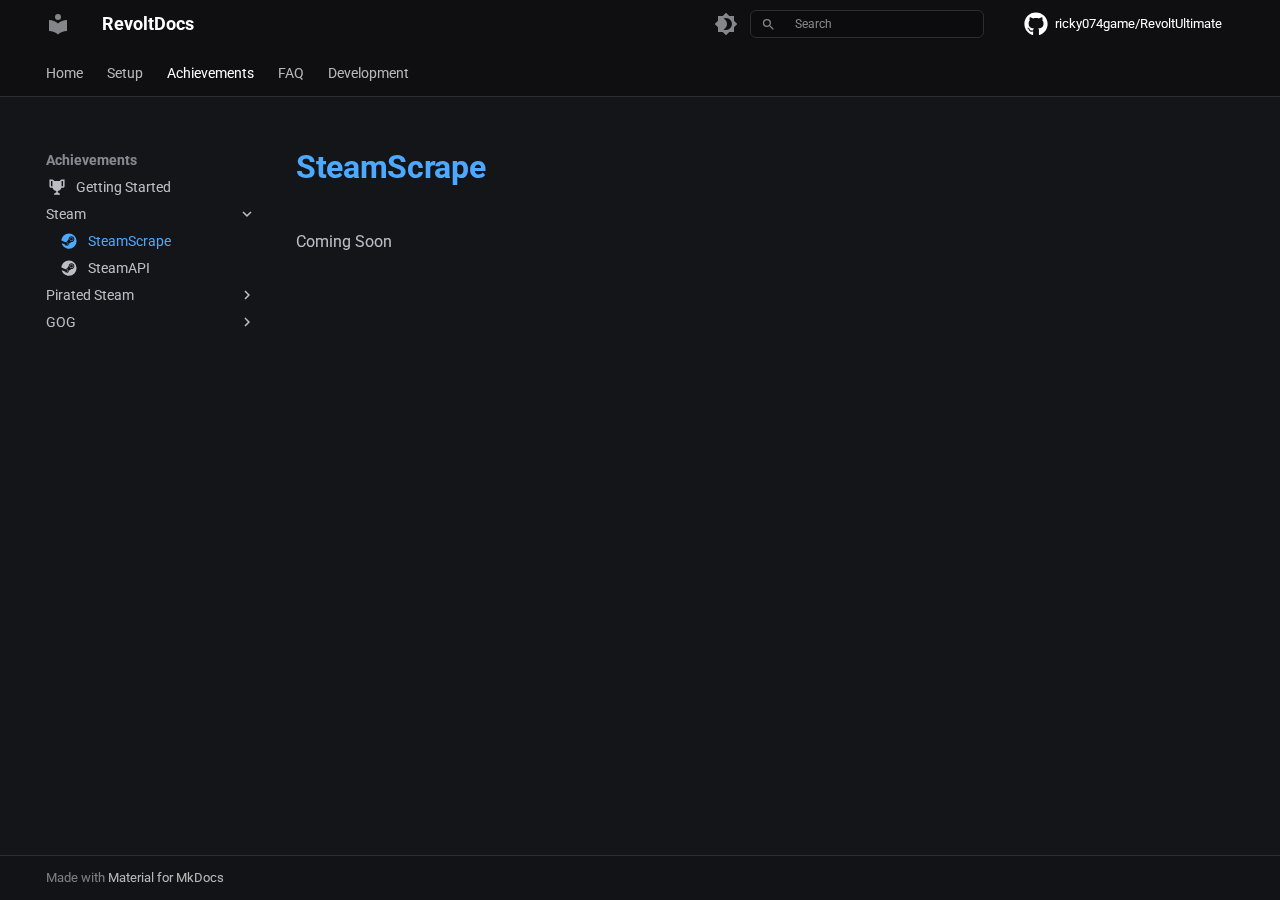
<file: achievements/Steam/SteamScrape/index.html>
<!doctype html>
<html lang="en" class="no-js">
  <head>
    
      <meta charset="utf-8">
      <meta name="viewport" content="width=device-width,initial-scale=1">
      
        <meta name="description" content="SteamScrape achievements and features">
      
      
      
        <link rel="canonical" href="https://ricky074game.github.io/RevoltDocs/achievements/Steam/SteamScrape/">
      
      
        <link rel="prev" href="../../achievements/">
      
      
        <link rel="next" href="../SteamAPI/">
      
      
      <link rel="icon" href="../../../assets/images/favicon.png">
      <meta name="generator" content="mkdocs-1.6.1, mkdocs-material-9.6.20">
    
    
      
        <title>SteamScrape - RevoltDocs</title>
      
    
    
      <link rel="stylesheet" href="../../../assets/stylesheets/main.e53b48f4.min.css">
      
        
        <link rel="stylesheet" href="../../../assets/stylesheets/palette.06af60db.min.css">
      
      


    
    
      
    
    
      
        
        
        <link rel="preconnect" href="https://fonts.gstatic.com" crossorigin>
        <link rel="stylesheet" href="https://fonts.googleapis.com/css?family=Roboto:300,300i,400,400i,700,700i%7CRoboto+Mono:400,400i,700,700i&display=fallback">
        <style>:root{--md-text-font:"Roboto";--md-code-font:"Roboto Mono"}</style>
      
    
    
      <link rel="stylesheet" href="../../../styles.css">
    
    <script>__md_scope=new URL("../../..",location),__md_hash=e=>[...e].reduce(((e,_)=>(e<<5)-e+_.charCodeAt(0)),0),__md_get=(e,_=localStorage,t=__md_scope)=>JSON.parse(_.getItem(t.pathname+"."+e)),__md_set=(e,_,t=localStorage,a=__md_scope)=>{try{t.setItem(a.pathname+"."+e,JSON.stringify(_))}catch(e){}}</script>
    
      

    
    
    
  </head>
  
  
    
    
      
    
    
    
    
    <body dir="ltr" data-md-color-scheme="slate" data-md-color-primary="black" data-md-color-accent="purple">
  
    
    <input class="md-toggle" data-md-toggle="drawer" type="checkbox" id="__drawer" autocomplete="off">
    <input class="md-toggle" data-md-toggle="search" type="checkbox" id="__search" autocomplete="off">
    <label class="md-overlay" for="__drawer"></label>
    <div data-md-component="skip">
      
        
        <a href="#steamscrape" class="md-skip">
          Skip to content
        </a>
      
    </div>
    <div data-md-component="announce">
      
    </div>
    
    
      

<header class="md-header" data-md-component="header">
  <nav class="md-header__inner md-grid" aria-label="Header">
    <a href="../../.." title="RevoltDocs" class="md-header__button md-logo" aria-label="RevoltDocs" data-md-component="logo">
      
  
  <svg xmlns="http://www.w3.org/2000/svg" viewBox="0 0 24 24"><path d="M12 8a3 3 0 0 0 3-3 3 3 0 0 0-3-3 3 3 0 0 0-3 3 3 3 0 0 0 3 3m0 3.54C9.64 9.35 6.5 8 3 8v11c3.5 0 6.64 1.35 9 3.54 2.36-2.19 5.5-3.54 9-3.54V8c-3.5 0-6.64 1.35-9 3.54"/></svg>

    </a>
    <label class="md-header__button md-icon" for="__drawer">
      
      <svg xmlns="http://www.w3.org/2000/svg" viewBox="0 0 24 24"><path d="M3 6h18v2H3zm0 5h18v2H3zm0 5h18v2H3z"/></svg>
    </label>
    <div class="md-header__title" data-md-component="header-title">
      <div class="md-header__ellipsis">
        <div class="md-header__topic">
          <span class="md-ellipsis">
            RevoltDocs
          </span>
        </div>
        <div class="md-header__topic" data-md-component="header-topic">
          <span class="md-ellipsis">
            
              SteamScrape
            
          </span>
        </div>
      </div>
    </div>
    
      
        <form class="md-header__option" data-md-component="palette">
  
    
    
    
    <input class="md-option" data-md-color-media="" data-md-color-scheme="slate" data-md-color-primary="black" data-md-color-accent="purple"  aria-label="Switch to light mode"  type="radio" name="__palette" id="__palette_0">
    
      <label class="md-header__button md-icon" title="Switch to light mode" for="__palette_1" hidden>
        <svg xmlns="http://www.w3.org/2000/svg" viewBox="0 0 24 24"><path d="M12 18c-.89 0-1.74-.2-2.5-.55C11.56 16.5 13 14.42 13 12s-1.44-4.5-3.5-5.45C10.26 6.2 11.11 6 12 6a6 6 0 0 1 6 6 6 6 0 0 1-6 6m8-9.31V4h-4.69L12 .69 8.69 4H4v4.69L.69 12 4 15.31V20h4.69L12 23.31 15.31 20H20v-4.69L23.31 12z"/></svg>
      </label>
    
  
    
    
    
    <input class="md-option" data-md-color-media="" data-md-color-scheme="default" data-md-color-primary="white" data-md-color-accent="purple"  aria-label="Switch to dark mode"  type="radio" name="__palette" id="__palette_1">
    
      <label class="md-header__button md-icon" title="Switch to dark mode" for="__palette_0" hidden>
        <svg xmlns="http://www.w3.org/2000/svg" viewBox="0 0 24 24"><path d="M12 8a4 4 0 0 0-4 4 4 4 0 0 0 4 4 4 4 0 0 0 4-4 4 4 0 0 0-4-4m0 10a6 6 0 0 1-6-6 6 6 0 0 1 6-6 6 6 0 0 1 6 6 6 6 0 0 1-6 6m8-9.31V4h-4.69L12 .69 8.69 4H4v4.69L.69 12 4 15.31V20h4.69L12 23.31 15.31 20H20v-4.69L23.31 12z"/></svg>
      </label>
    
  
</form>
      
    
    
      <script>var palette=__md_get("__palette");if(palette&&palette.color){if("(prefers-color-scheme)"===palette.color.media){var media=matchMedia("(prefers-color-scheme: light)"),input=document.querySelector(media.matches?"[data-md-color-media='(prefers-color-scheme: light)']":"[data-md-color-media='(prefers-color-scheme: dark)']");palette.color.media=input.getAttribute("data-md-color-media"),palette.color.scheme=input.getAttribute("data-md-color-scheme"),palette.color.primary=input.getAttribute("data-md-color-primary"),palette.color.accent=input.getAttribute("data-md-color-accent")}for(var[key,value]of Object.entries(palette.color))document.body.setAttribute("data-md-color-"+key,value)}</script>
    
    
    
      
      
        <label class="md-header__button md-icon" for="__search">
          
          <svg xmlns="http://www.w3.org/2000/svg" viewBox="0 0 24 24"><path d="M9.5 3A6.5 6.5 0 0 1 16 9.5c0 1.61-.59 3.09-1.56 4.23l.27.27h.79l5 5-1.5 1.5-5-5v-.79l-.27-.27A6.52 6.52 0 0 1 9.5 16 6.5 6.5 0 0 1 3 9.5 6.5 6.5 0 0 1 9.5 3m0 2C7 5 5 7 5 9.5S7 14 9.5 14 14 12 14 9.5 12 5 9.5 5"/></svg>
        </label>
        <div class="md-search" data-md-component="search" role="dialog">
  <label class="md-search__overlay" for="__search"></label>
  <div class="md-search__inner" role="search">
    <form class="md-search__form" name="search">
      <input type="text" class="md-search__input" name="query" aria-label="Search" placeholder="Search" autocapitalize="off" autocorrect="off" autocomplete="off" spellcheck="false" data-md-component="search-query" required>
      <label class="md-search__icon md-icon" for="__search">
        
        <svg xmlns="http://www.w3.org/2000/svg" viewBox="0 0 24 24"><path d="M9.5 3A6.5 6.5 0 0 1 16 9.5c0 1.61-.59 3.09-1.56 4.23l.27.27h.79l5 5-1.5 1.5-5-5v-.79l-.27-.27A6.52 6.52 0 0 1 9.5 16 6.5 6.5 0 0 1 3 9.5 6.5 6.5 0 0 1 9.5 3m0 2C7 5 5 7 5 9.5S7 14 9.5 14 14 12 14 9.5 12 5 9.5 5"/></svg>
        
        <svg xmlns="http://www.w3.org/2000/svg" viewBox="0 0 24 24"><path d="M20 11v2H8l5.5 5.5-1.42 1.42L4.16 12l7.92-7.92L13.5 5.5 8 11z"/></svg>
      </label>
      <nav class="md-search__options" aria-label="Search">
        
          <a href="javascript:void(0)" class="md-search__icon md-icon" title="Share" aria-label="Share" data-clipboard data-clipboard-text="" data-md-component="search-share" tabindex="-1">
            
            <svg xmlns="http://www.w3.org/2000/svg" viewBox="0 0 24 24"><path d="M18 16.08c-.76 0-1.44.3-1.96.77L8.91 12.7c.05-.23.09-.46.09-.7s-.04-.47-.09-.7l7.05-4.11c.54.5 1.25.81 2.04.81a3 3 0 0 0 3-3 3 3 0 0 0-3-3 3 3 0 0 0-3 3c0 .24.04.47.09.7L8.04 9.81C7.5 9.31 6.79 9 6 9a3 3 0 0 0-3 3 3 3 0 0 0 3 3c.79 0 1.5-.31 2.04-.81l7.12 4.15c-.05.21-.08.43-.08.66 0 1.61 1.31 2.91 2.92 2.91s2.92-1.3 2.92-2.91A2.92 2.92 0 0 0 18 16.08"/></svg>
          </a>
        
        <button type="reset" class="md-search__icon md-icon" title="Clear" aria-label="Clear" tabindex="-1">
          
          <svg xmlns="http://www.w3.org/2000/svg" viewBox="0 0 24 24"><path d="M19 6.41 17.59 5 12 10.59 6.41 5 5 6.41 10.59 12 5 17.59 6.41 19 12 13.41 17.59 19 19 17.59 13.41 12z"/></svg>
        </button>
      </nav>
      
    </form>
    <div class="md-search__output">
      <div class="md-search__scrollwrap" tabindex="0" data-md-scrollfix>
        <div class="md-search-result" data-md-component="search-result">
          <div class="md-search-result__meta">
            Initializing search
          </div>
          <ol class="md-search-result__list" role="presentation"></ol>
        </div>
      </div>
    </div>
  </div>
</div>
      
    
    
      <div class="md-header__source">
        <a href="https://github.com/ricky074game/RevoltUltimate" title="Go to repository" class="md-source" data-md-component="source">
  <div class="md-source__icon md-icon">
    
    <svg xmlns="http://www.w3.org/2000/svg" viewBox="0 0 512 512"><!--! Font Awesome Free 7.0.0 by @fontawesome - https://fontawesome.com License - https://fontawesome.com/license/free (Icons: CC BY 4.0, Fonts: SIL OFL 1.1, Code: MIT License) Copyright 2025 Fonticons, Inc.--><path d="M173.9 397.4c0 2-2.3 3.6-5.2 3.6-3.3.3-5.6-1.3-5.6-3.6 0-2 2.3-3.6 5.2-3.6 3-.3 5.6 1.3 5.6 3.6m-31.1-4.5c-.7 2 1.3 4.3 4.3 4.9 2.6 1 5.6 0 6.2-2s-1.3-4.3-4.3-5.2c-2.6-.7-5.5.3-6.2 2.3m44.2-1.7c-2.9.7-4.9 2.6-4.6 4.9.3 2 2.9 3.3 5.9 2.6 2.9-.7 4.9-2.6 4.6-4.6-.3-1.9-3-3.2-5.9-2.9M252.8 8C114.1 8 8 113.3 8 252c0 110.9 69.8 205.8 169.5 239.2 12.8 2.3 17.3-5.6 17.3-12.1 0-6.2-.3-40.4-.3-61.4 0 0-70 15-84.7-29.8 0 0-11.4-29.1-27.8-36.6 0 0-22.9-15.7 1.6-15.4 0 0 24.9 2 38.6 25.8 21.9 38.6 58.6 27.5 72.9 20.9 2.3-16 8.8-27.1 16-33.7-55.9-6.2-112.3-14.3-112.3-110.5 0-27.5 7.6-41.3 23.6-58.9-2.6-6.5-11.1-33.3 2.6-67.9 20.9-6.5 69 27 69 27 20-5.6 41.5-8.5 62.8-8.5s42.8 2.9 62.8 8.5c0 0 48.1-33.6 69-27 13.7 34.7 5.2 61.4 2.6 67.9 16 17.7 25.8 31.5 25.8 58.9 0 96.5-58.9 104.2-114.8 110.5 9.2 7.9 17 22.9 17 46.4 0 33.7-.3 75.4-.3 83.6 0 6.5 4.6 14.4 17.3 12.1C436.2 457.8 504 362.9 504 252 504 113.3 391.5 8 252.8 8M105.2 352.9c-1.3 1-1 3.3.7 5.2 1.6 1.6 3.9 2.3 5.2 1 1.3-1 1-3.3-.7-5.2-1.6-1.6-3.9-2.3-5.2-1m-10.8-8.1c-.7 1.3.3 2.9 2.3 3.9 1.6 1 3.6.7 4.3-.7.7-1.3-.3-2.9-2.3-3.9-2-.6-3.6-.3-4.3.7m32.4 35.6c-1.6 1.3-1 4.3 1.3 6.2 2.3 2.3 5.2 2.6 6.5 1 1.3-1.3.7-4.3-1.3-6.2-2.2-2.3-5.2-2.6-6.5-1m-11.4-14.7c-1.6 1-1.6 3.6 0 5.9s4.3 3.3 5.6 2.3c1.6-1.3 1.6-3.9 0-6.2-1.4-2.3-4-3.3-5.6-2"/></svg>
  </div>
  <div class="md-source__repository">
    ricky074game/RevoltUltimate
  </div>
</a>
      </div>
    
  </nav>
  
</header>
    
    <div class="md-container" data-md-component="container">
      
      
        
          
            
<nav class="md-tabs" aria-label="Tabs" data-md-component="tabs">
  <div class="md-grid">
    <ul class="md-tabs__list">
      
        
  
  
  
  
    <li class="md-tabs__item">
      <a href="../../.." class="md-tabs__link">
        
  
  
    
  
  Home

      </a>
    </li>
  

      
        
  
  
  
  
    <li class="md-tabs__item">
      <a href="../../../setup/" class="md-tabs__link">
        
  
  
    
  
  Setup

      </a>
    </li>
  

      
        
  
  
  
    
  
  
    
    
      <li class="md-tabs__item md-tabs__item--active">
        <a href="../../achievements/" class="md-tabs__link">
          
  
  
  Achievements

        </a>
      </li>
    
  

      
        
  
  
  
  
    <li class="md-tabs__item">
      <a href="../../../faq/" class="md-tabs__link">
        
  
  
    
  
  FAQ

      </a>
    </li>
  

      
        
  
  
  
  
    <li class="md-tabs__item">
      <a href="../../../development/" class="md-tabs__link">
        
  
  
    
  
  Development

      </a>
    </li>
  

      
    </ul>
  </div>
</nav>
          
        
      
      <main class="md-main" data-md-component="main">
        <div class="md-main__inner md-grid">
          
            
              
              <div class="md-sidebar md-sidebar--primary" data-md-component="sidebar" data-md-type="navigation" >
                <div class="md-sidebar__scrollwrap">
                  <div class="md-sidebar__inner">
                    


  


<nav class="md-nav md-nav--primary md-nav--lifted" aria-label="Navigation" data-md-level="0">
  <label class="md-nav__title" for="__drawer">
    <a href="../../.." title="RevoltDocs" class="md-nav__button md-logo" aria-label="RevoltDocs" data-md-component="logo">
      
  
  <svg xmlns="http://www.w3.org/2000/svg" viewBox="0 0 24 24"><path d="M12 8a3 3 0 0 0 3-3 3 3 0 0 0-3-3 3 3 0 0 0-3 3 3 3 0 0 0 3 3m0 3.54C9.64 9.35 6.5 8 3 8v11c3.5 0 6.64 1.35 9 3.54 2.36-2.19 5.5-3.54 9-3.54V8c-3.5 0-6.64 1.35-9 3.54"/></svg>

    </a>
    RevoltDocs
  </label>
  
    <div class="md-nav__source">
      <a href="https://github.com/ricky074game/RevoltUltimate" title="Go to repository" class="md-source" data-md-component="source">
  <div class="md-source__icon md-icon">
    
    <svg xmlns="http://www.w3.org/2000/svg" viewBox="0 0 512 512"><!--! Font Awesome Free 7.0.0 by @fontawesome - https://fontawesome.com License - https://fontawesome.com/license/free (Icons: CC BY 4.0, Fonts: SIL OFL 1.1, Code: MIT License) Copyright 2025 Fonticons, Inc.--><path d="M173.9 397.4c0 2-2.3 3.6-5.2 3.6-3.3.3-5.6-1.3-5.6-3.6 0-2 2.3-3.6 5.2-3.6 3-.3 5.6 1.3 5.6 3.6m-31.1-4.5c-.7 2 1.3 4.3 4.3 4.9 2.6 1 5.6 0 6.2-2s-1.3-4.3-4.3-5.2c-2.6-.7-5.5.3-6.2 2.3m44.2-1.7c-2.9.7-4.9 2.6-4.6 4.9.3 2 2.9 3.3 5.9 2.6 2.9-.7 4.9-2.6 4.6-4.6-.3-1.9-3-3.2-5.9-2.9M252.8 8C114.1 8 8 113.3 8 252c0 110.9 69.8 205.8 169.5 239.2 12.8 2.3 17.3-5.6 17.3-12.1 0-6.2-.3-40.4-.3-61.4 0 0-70 15-84.7-29.8 0 0-11.4-29.1-27.8-36.6 0 0-22.9-15.7 1.6-15.4 0 0 24.9 2 38.6 25.8 21.9 38.6 58.6 27.5 72.9 20.9 2.3-16 8.8-27.1 16-33.7-55.9-6.2-112.3-14.3-112.3-110.5 0-27.5 7.6-41.3 23.6-58.9-2.6-6.5-11.1-33.3 2.6-67.9 20.9-6.5 69 27 69 27 20-5.6 41.5-8.5 62.8-8.5s42.8 2.9 62.8 8.5c0 0 48.1-33.6 69-27 13.7 34.7 5.2 61.4 2.6 67.9 16 17.7 25.8 31.5 25.8 58.9 0 96.5-58.9 104.2-114.8 110.5 9.2 7.9 17 22.9 17 46.4 0 33.7-.3 75.4-.3 83.6 0 6.5 4.6 14.4 17.3 12.1C436.2 457.8 504 362.9 504 252 504 113.3 391.5 8 252.8 8M105.2 352.9c-1.3 1-1 3.3.7 5.2 1.6 1.6 3.9 2.3 5.2 1 1.3-1 1-3.3-.7-5.2-1.6-1.6-3.9-2.3-5.2-1m-10.8-8.1c-.7 1.3.3 2.9 2.3 3.9 1.6 1 3.6.7 4.3-.7.7-1.3-.3-2.9-2.3-3.9-2-.6-3.6-.3-4.3.7m32.4 35.6c-1.6 1.3-1 4.3 1.3 6.2 2.3 2.3 5.2 2.6 6.5 1 1.3-1.3.7-4.3-1.3-6.2-2.2-2.3-5.2-2.6-6.5-1m-11.4-14.7c-1.6 1-1.6 3.6 0 5.9s4.3 3.3 5.6 2.3c1.6-1.3 1.6-3.9 0-6.2-1.4-2.3-4-3.3-5.6-2"/></svg>
  </div>
  <div class="md-source__repository">
    ricky074game/RevoltUltimate
  </div>
</a>
    </div>
  
  <ul class="md-nav__list" data-md-scrollfix>
    
      
      
  
  
  
  
    <li class="md-nav__item">
      <a href="../../.." class="md-nav__link">
        
  
  
  <span class="md-ellipsis">
    Home
    
  </span>
  

      </a>
    </li>
  

    
      
      
  
  
  
  
    <li class="md-nav__item">
      <a href="../../../setup/" class="md-nav__link">
        
  
  
  <span class="md-ellipsis">
    Setup
    
  </span>
  

      </a>
    </li>
  

    
      
      
  
  
    
  
  
  
    
    
    
    
      
        
        
      
      
    
    
      
    
    <li class="md-nav__item md-nav__item--active md-nav__item--section md-nav__item--nested">
      
        
        
        <input class="md-nav__toggle md-toggle " type="checkbox" id="__nav_3" checked>
        
          
          <label class="md-nav__link" for="__nav_3" id="__nav_3_label" tabindex="">
            
  
  
  <span class="md-ellipsis">
    Achievements
    
  </span>
  

            <span class="md-nav__icon md-icon"></span>
          </label>
        
        <nav class="md-nav" data-md-level="1" aria-labelledby="__nav_3_label" aria-expanded="true">
          <label class="md-nav__title" for="__nav_3">
            <span class="md-nav__icon md-icon"></span>
            Achievements
          </label>
          <ul class="md-nav__list" data-md-scrollfix>
            
              
                
  
  
  
  
    <li class="md-nav__item">
      <a href="../../achievements/" class="md-nav__link">
        
  
  
    <svg xmlns="http://www.w3.org/2000/svg" viewBox="0 0 24 24"><path d="M18 2c-.9 0-2 1-2 2H8c0-1-1.1-2-2-2H2v9c0 1 1 2 2 2h2.2c.4 2 1.7 3.7 4.8 4v2.08C8 19.54 8 22 8 22h8s0-2.46-3-2.92V17c3.1-.3 4.4-2 4.8-4H20c1 0 2-1 2-2V2zM6 11H4V4h2zm14 0h-2V4h2z"/></svg>
  
  <span class="md-ellipsis">
    Getting Started
    
  </span>
  

      </a>
    </li>
  

              
            
              
                
  
  
    
  
  
  
    
    
    
    
      
      
    
    
      
    
    <li class="md-nav__item md-nav__item--active md-nav__item--nested">
      
        
        
        <input class="md-nav__toggle md-toggle " type="checkbox" id="__nav_3_2" checked>
        
          
          <label class="md-nav__link" for="__nav_3_2" id="__nav_3_2_label" tabindex="0">
            
  
  
  <span class="md-ellipsis">
    Steam
    
  </span>
  

            <span class="md-nav__icon md-icon"></span>
          </label>
        
        <nav class="md-nav" data-md-level="2" aria-labelledby="__nav_3_2_label" aria-expanded="true">
          <label class="md-nav__title" for="__nav_3_2">
            <span class="md-nav__icon md-icon"></span>
            Steam
          </label>
          <ul class="md-nav__list" data-md-scrollfix>
            
              
                
  
  
    
  
  
  
    <li class="md-nav__item md-nav__item--active">
      
      <input class="md-nav__toggle md-toggle" type="checkbox" id="__toc">
      
      
        
      
      
      <a href="./" class="md-nav__link md-nav__link--active">
        
  
  
    <svg xmlns="http://www.w3.org/2000/svg" viewBox="0 0 24 24"><path d="M12 2a10 10 0 0 1 10 10 10 10 0 0 1-10 10c-4.6 0-8.45-3.08-9.64-7.27l3.83 1.58a2.84 2.84 0 0 0 2.78 2.27c1.56 0 2.83-1.27 2.83-2.83v-.13l3.4-2.43h.08c2.08 0 3.77-1.69 3.77-3.77s-1.69-3.77-3.77-3.77-3.78 1.69-3.78 3.77v.05l-2.37 3.46-.16-.01c-.59 0-1.14.18-1.59.49L2 11.2C2.43 6.05 6.73 2 12 2M8.28 17.17c.8.33 1.72-.04 2.05-.84s-.05-1.71-.83-2.04l-1.28-.53c.49-.18 1.04-.19 1.56.03.53.21.94.62 1.15 1.15.22.52.22 1.1 0 1.62-.43 1.08-1.7 1.6-2.78 1.15-.5-.21-.88-.59-1.09-1.04zm9.52-7.75c0 1.39-1.13 2.52-2.52 2.52a2.52 2.52 0 0 1-2.51-2.52 2.5 2.5 0 0 1 2.51-2.51 2.52 2.52 0 0 1 2.52 2.51m-4.4 0c0 1.04.84 1.89 1.89 1.89 1.04 0 1.88-.85 1.88-1.89s-.84-1.89-1.88-1.89c-1.05 0-1.89.85-1.89 1.89"/></svg>
  
  <span class="md-ellipsis">
    SteamScrape
    
  </span>
  

      </a>
      
    </li>
  

              
            
              
                
  
  
  
  
    <li class="md-nav__item">
      <a href="../SteamAPI/" class="md-nav__link">
        
  
  
    <svg xmlns="http://www.w3.org/2000/svg" viewBox="0 0 24 24"><path d="M12 2a10 10 0 0 1 10 10 10 10 0 0 1-10 10c-4.6 0-8.45-3.08-9.64-7.27l3.83 1.58a2.84 2.84 0 0 0 2.78 2.27c1.56 0 2.83-1.27 2.83-2.83v-.13l3.4-2.43h.08c2.08 0 3.77-1.69 3.77-3.77s-1.69-3.77-3.77-3.77-3.78 1.69-3.78 3.77v.05l-2.37 3.46-.16-.01c-.59 0-1.14.18-1.59.49L2 11.2C2.43 6.05 6.73 2 12 2M8.28 17.17c.8.33 1.72-.04 2.05-.84s-.05-1.71-.83-2.04l-1.28-.53c.49-.18 1.04-.19 1.56.03.53.21.94.62 1.15 1.15.22.52.22 1.1 0 1.62-.43 1.08-1.7 1.6-2.78 1.15-.5-.21-.88-.59-1.09-1.04zm9.52-7.75c0 1.39-1.13 2.52-2.52 2.52a2.52 2.52 0 0 1-2.51-2.52 2.5 2.5 0 0 1 2.51-2.51 2.52 2.52 0 0 1 2.52 2.51m-4.4 0c0 1.04.84 1.89 1.89 1.89 1.04 0 1.88-.85 1.88-1.89s-.84-1.89-1.88-1.89c-1.05 0-1.89.85-1.89 1.89"/></svg>
  
  <span class="md-ellipsis">
    SteamAPI
    
  </span>
  

      </a>
    </li>
  

              
            
          </ul>
        </nav>
      
    </li>
  

              
            
              
                
  
  
  
  
    
    
    
    
      
      
    
    
      
        
        
      
    
    <li class="md-nav__item md-nav__item--pruned md-nav__item--nested">
      
        
  
  
  
    <a href="../InsideGameFolder/" class="md-nav__link">
      
  
  
  <span class="md-ellipsis">
    Pirated Steam
    
  </span>
  

      
        <span class="md-nav__icon md-icon"></span>
      
    </a>
  

      
    </li>
  

              
            
              
                
  
  
  
  
    
    
    
    
      
      
    
    
      
        
        
      
    
    <li class="md-nav__item md-nav__item--pruned md-nav__item--nested">
      
        
  
  
  
    <a href="../../GOG/CometOffline/" class="md-nav__link">
      
  
  
  <span class="md-ellipsis">
    GOG
    
  </span>
  

      
        <span class="md-nav__icon md-icon"></span>
      
    </a>
  

      
    </li>
  

              
            
          </ul>
        </nav>
      
    </li>
  

    
      
      
  
  
  
  
    <li class="md-nav__item">
      <a href="../../../faq/" class="md-nav__link">
        
  
  
  <span class="md-ellipsis">
    FAQ
    
  </span>
  

      </a>
    </li>
  

    
      
      
  
  
  
  
    <li class="md-nav__item">
      <a href="../../../development/" class="md-nav__link">
        
  
  
  <span class="md-ellipsis">
    Development
    
  </span>
  

      </a>
    </li>
  

    
  </ul>
</nav>
                  </div>
                </div>
              </div>
            
            
              
              <div class="md-sidebar md-sidebar--secondary" data-md-component="sidebar" data-md-type="toc" >
                <div class="md-sidebar__scrollwrap">
                  <div class="md-sidebar__inner">
                    

<nav class="md-nav md-nav--secondary" aria-label="Table of contents">
  
  
  
    
  
  
</nav>
                  </div>
                </div>
              </div>
            
          
          
            <div class="md-content" data-md-component="content">
              <article class="md-content__inner md-typeset">
                
                  


  
  


<h1 id="steamscrape">SteamScrape</h1>
<p>Coming Soon</p>







  
  






                
              </article>
            </div>
          
          
<script>var target=document.getElementById(location.hash.slice(1));target&&target.name&&(target.checked=target.name.startsWith("__tabbed_"))</script>
        </div>
        
          <button type="button" class="md-top md-icon" data-md-component="top" hidden>
  
  <svg xmlns="http://www.w3.org/2000/svg" viewBox="0 0 24 24"><path d="M13 20h-2V8l-5.5 5.5-1.42-1.42L12 4.16l7.92 7.92-1.42 1.42L13 8z"/></svg>
  Back to top
</button>
        
      </main>
      
        <footer class="md-footer">
  
  <div class="md-footer-meta md-typeset">
    <div class="md-footer-meta__inner md-grid">
      <div class="md-copyright">
  
  
    Made with
    <a href="https://squidfunk.github.io/mkdocs-material/" target="_blank" rel="noopener">
      Material for MkDocs
    </a>
  
</div>
      
    </div>
  </div>
</footer>
      
    </div>
    <div class="md-dialog" data-md-component="dialog">
      <div class="md-dialog__inner md-typeset"></div>
    </div>
    
    
    
      
      <script id="__config" type="application/json">{"base": "../../..", "features": ["navigation.tabs", "navigation.top", "navigation.instant", "navigation.instant.prefetch", "navigation.path", "navigation.prune", "search.highlight", "search.share"], "search": "../../../assets/javascripts/workers/search.973d3a69.min.js", "tags": null, "translations": {"clipboard.copied": "Copied to clipboard", "clipboard.copy": "Copy to clipboard", "search.result.more.one": "1 more on this page", "search.result.more.other": "# more on this page", "search.result.none": "No matching documents", "search.result.one": "1 matching document", "search.result.other": "# matching documents", "search.result.placeholder": "Type to start searching", "search.result.term.missing": "Missing", "select.version": "Select version"}, "version": null}</script>
    
    
      <script src="../../../assets/javascripts/bundle.f55a23d4.min.js"></script>
      
    
  </body>
</html>
</file>
<file: styles.css>
/* -------------------------------------------------------------------------------- */
/* Modified from https://github.com/hummingbot/hummingbot-site - Apache-2.0 license */
/* -------------------------------------------------------------------------------- */

/*
   ===============================
    Font configuration
   ===============================
*/

@import url('https://fonts.googleapis.com/css2?family=Inter:wght@600&display=swap');
.md-header__topic:first-child {
    font-weight: 700;
}
.md-typeset h1 {
    font-weight: 700;
    color: var(--md-typeset-a-color);
}
.md-typeset h2,
.md-typeset h3,
.md-typeset h4 {
    font-weight: 600 !important
}
.accent a {
    font-weight: 500;
}


/*
   =================
    Colour scheme
   =================
*/

:root,
[data-md-color-scheme="default"] {
    --md-default-bg-color: hsl(0, 0%, 98%);
    --md-primary-fg-color: hsl(0, 0%, 100%);
    --md-primary-fg-color--light: hsl(209, 100%, 65%);
    --md-primary-fg-color--dark: hsl(209, 100%, 35%);
    --md-primary-bg-color: hsla(0, 2%, 12%, 0.75);
    --md-primary-bg-color--light: hsla(0, 0%, 0%, 0.54);
    --md-accent-fg-color: hsl(209, 100%, 35%);
    --pg-light-border: hsl(220, 13%, 91%);
    --hb-hero-color: hsl(0, 0%, 18%);
}

:root,
[data-md-color-scheme="slate"] {
    --md-default-bg-color: hsl(228, 11%, 9%);
    --md-primary-fg-color: hsla(240, 10%, 4%, 0.5);
    --md-primary-fg-color--light: hsl(209, 100%, 65%);
    --md-primary-fg-color--dark: hsl(209, 100%, 80%);
    --md-primary-bg-color: hsla(0, 0%, 0%, 0.75);
    --md-primary-bg-color--light: hsla(0, 0%, 0%, 0.54);
    --md-accent-fg-color: hsl(209, 100%, 80%);
    --pg-light-border: hsl(0, 0%, 18%);
    --hb-hero-color: hsl(209, 100%, 65%);
}


/*
   ===============================
    Gradient coming from header
   ===============================
*/

[data-md-color-scheme="slate"] .header-gradient {
    background: radial-gradient(70.81% 208.07% at 49.97% 160.07%, rgba(0, 78, 150, 0.18) 0%, rgba(2, 24, 45, 0) 100%);
    z-index: -99;
    width: 100%;
    filter: blur(100px);
    height: 30.5vh;
    transform: rotate(180deg);
    position: absolute;
}

/* Remove weird gradient that appears with gradient header
   Not ideal as the section's label scrolls instead of being sticky */
.md-nav--secondary .md-nav__title,
.md-nav--lifted>.md-nav__list>.md-nav__item--active>.md-nav__link {
    background: none !important;
    box-shadow: none !important;
    position: unset !important;
}


/*
   ===============================
    Customise cards - such as
    on Home page
   ===============================
*/

/* Remove box shadow & border */
.md-typeset .grid.cards>ol>li:focus-within,
.md-typeset .grid.cards>ol>li:hover,
.md-typeset .grid.cards>ul>li:focus-within,
.md-typeset .grid.cards>ul>li:hover,
.md-typeset .grid>.card:focus-within,
.md-typeset .grid>.card:hover {
    box-shadow: none !important;
    border-color: hsla(209, 100%, 65%, 0.5);
}

/* Make rounded */
.md-typeset .grid.cards>ol>li,
.md-typeset .grid.cards>ul>li,
.md-typeset .grid>.card {
    border-radius: 7px;
}

/* Change colour */
.md-typeset .grid.cards>ul>li {
    background-color: var(--md-primary-fg-color);
}

/* Hide shadow under navigation */
.md-header[data-md-state="shadow"],
.md-header--shadow {
    box-shadow: none;
}


/*
   ===============================
    Blurred header
   ===============================
*/

/* Unsupported blur fallback */
.md-header,
.md-tabs {
    background-color: hsla(0, 0%, 100%, 0.95);
}
[data-md-color-scheme="slate"] .md-header,
[data-md-color-scheme="slate"] .md-tabs {
    background-color: hsla(0, 0%, 4%, 0.95);
}

/* Blurred header on devices which support it */
@supports ((-webkit-backdrop-filter: none) or (backdrop-filter: none)) {

    .md-header,
    .md-tabs {
        background-color: hsla(0, 0%, 100%, 0.6);
        -webkit-backdrop-filter: blur(12px);
        backdrop-filter: blur(12px);
    }

    [data-md-color-scheme="slate"] .md-header,
    [data-md-color-scheme="slate"] .md-tabs {
        background-color: hsla(240, 10%, 4%, 0.5);
        -webkit-backdrop-filter: blur(12px);
        backdrop-filter: blur(12px);
    }
}

/* Fix mobile search with blurred header
   Causes a delay when opening search, not optimal */
[data-md-scrolllock] .md-header,
[data-md-scrolllock] .md-tabs {
    -webkit-backdrop-filter: none !important;
    backdrop-filter: none !important;
}

/* Header border */
header[class="md-header md-header--shadow"],
nav[class="md-tabs"] {
    border-bottom: 1px solid var(--pg-light-border);
}

/* Make light/dark mode button less bright */
.md-header__button {
    color: var(--md-default-fg-color--light);
}

/* White text */
[data-md-color-scheme="slate"] .md-header>*,
[data-md-color-scheme="slate"] .md-tabs {
    color: hsl(0, 0%, 100%);
}


/*
   ===============================
    Customise mobile sidebar
   ===============================
*/

[data-md-color-scheme="slate"] .md-nav--primary .md-nav__title[for="__drawer"] {
    color: var(--md-typeset-a-color);
}

[data-md-color-scheme="slate"] .md-nav--primary .md-nav__title {
    background-color: var(--md-primary-fg-color);
}

[data-md-color-scheme="default"] .md-nav--primary .md-nav__title {
    background-color: var(--md-default-fg-color--lightest);
}

[data-md-color-scheme="default"] .md-nav__source {
    background-color: var(--md-primary-fg-color--light);
    color: white;
}


/*
   ===============================
    Customise search - make
    it round and such
   ===============================
*/

@media screen and (min-width: 60em) {
    .md-search__overlay {
        background-color: transparent;
    }

    .md-search__form {
        border: 1px solid var(--pg-light-border);
        background-color: var(--md-primary-fg-color) !important;
        box-shadow: hsla(0, 0%, 0%, 0) 0px 0px 0px 0px, hsla(0, 0%, 0%, 0) 0px 0px 0px 0px, hsla(0, 0%, 0%, 0.02) 0px 1px 3px 0px, hsla(0, 0%, 0%, 0.02) 0px 1px 2px -1px;
        border-radius: 6px;
        height: 1.4rem;
    }

    [data-md-toggle="search"]:checked~.md-header .md-search__form {
        border-radius: 6px 6px 0 0;
    }

    [dir="ltr"] .md-search__output {
        top: initial;
        border-radius: 0 0 6px 6px;
    }

    [data-md-toggle="search"]:checked~.md-header .md-search__output {
        box-shadow: 0 0 .6rem hsla(0, 0%, 0%, 0.07);
    }

    .md-search__input {
        font-size: .6rem;
    }

    @media screen and (min-width: 60em) {
        .md-search__suggest {
            font-size: .6rem;
        }
    }

    .md-search__options {
        top: .05rem;
    }

    .md-search__icon,
    .md-search__input::placeholder {
        color: var(--md-default-fg-color--light) !important;
    }

    .md-search__icon svg {
        width: .75rem;
        height: .75rem;
    }
}


/*
   ===============================
    Customise footer
   ===============================
*/

.md-footer {
    margin-top: 1rem;
    border-top: 1px solid var(--pg-light-border);
}


/*
   ===============================
    Customise buttons
   ===============================
*/

.md-main .md-button--primary {
    color: var(--md-primary-fg-color);
    background-color: var(--hb-hero-color);
    border-color: transparent;
}

.md-typeset .md-button:focus {
    background: transparent;
}


/*
   ===============================
    Customise links
   ===============================
*/

.accent {
    color: var(--md-typeset-a-color);
}

/* Improve contrast on link colours */
[data-md-color-scheme="default"]>* {
    --md-typeset-a-color: hsl(209, 100%, 65%);
}

[data-md-color-scheme="slate"]>* {
    --md-typeset-a-color: hsl(209, 100%, 65%);
}


/*
   ===============================
    Customise announcement bar
   ===============================
*/

.md-banner {
    background-color: var(--md-typeset-a-color);
    color: var(--md-default-bg-color);
    font-weight: 700;
}


/*
   ===============================
    Misc
   ===============================
*/

/* Correct page icon size */
.md-nav__link svg {
    width: 22px;
}

.noJs {
    display: none
}

.twemoji {
    --md-icon-size: 1.225em !important;
    height: var(--md-icon-size);
    width: var(--md-icon-size);
}
</file>
<file: assets/stylesheets/main.e53b48f4.min.css>
@charset "UTF-8";html{-webkit-text-size-adjust:none;-moz-text-size-adjust:none;text-size-adjust:none;box-sizing:border-box}*,:after,:before{box-sizing:inherit}@media (prefers-reduced-motion){*,:after,:before{transition:none!important}}body{margin:0}a,button,input,label{-webkit-tap-highlight-color:transparent}a{color:inherit;text-decoration:none}hr{border:0;box-sizing:initial;display:block;height:.05rem;overflow:visible;padding:0}small{font-size:80%}sub,sup{line-height:1em}img{border-style:none}table{border-collapse:initial;border-spacing:0}td,th{font-weight:400;vertical-align:top}button{background:#0000;border:0;font-family:inherit;font-size:inherit;margin:0;padding:0}input{border:0;outline:none}:root{--md-primary-fg-color:#4051b5;--md-primary-fg-color--light:#5d6cc0;--md-primary-fg-color--dark:#303fa1;--md-primary-bg-color:#fff;--md-primary-bg-color--light:#ffffffb3;--md-accent-fg-color:#526cfe;--md-accent-fg-color--transparent:#526cfe1a;--md-accent-bg-color:#fff;--md-accent-bg-color--light:#ffffffb3}[data-md-color-scheme=default]{color-scheme:light}[data-md-color-scheme=default] img[src$="#gh-dark-mode-only"],[data-md-color-scheme=default] img[src$="#only-dark"]{display:none}:root,[data-md-color-scheme=default]{--md-hue:225deg;--md-default-fg-color:#000000de;--md-default-fg-color--light:#0000008a;--md-default-fg-color--lighter:#00000052;--md-default-fg-color--lightest:#00000012;--md-default-bg-color:#fff;--md-default-bg-color--light:#ffffffb3;--md-default-bg-color--lighter:#ffffff4d;--md-default-bg-color--lightest:#ffffff1f;--md-code-fg-color:#36464e;--md-code-bg-color:#f5f5f5;--md-code-hl-color:#4287ff;--md-code-hl-color--light:#4287ff1a;--md-code-hl-number-color:#d52a2a;--md-code-hl-special-color:#db1457;--md-code-hl-function-color:#a846b9;--md-code-hl-constant-color:#6e59d9;--md-code-hl-keyword-color:#3f6ec6;--md-code-hl-string-color:#1c7d4d;--md-code-hl-name-color:var(--md-code-fg-color);--md-code-hl-operator-color:var(--md-default-fg-color--light);--md-code-hl-punctuation-color:var(--md-default-fg-color--light);--md-code-hl-comment-color:var(--md-default-fg-color--light);--md-code-hl-generic-color:var(--md-default-fg-color--light);--md-code-hl-variable-color:var(--md-default-fg-color--light);--md-typeset-color:var(--md-default-fg-color);--md-typeset-a-color:var(--md-primary-fg-color);--md-typeset-del-color:#f5503d26;--md-typeset-ins-color:#0bd57026;--md-typeset-kbd-color:#fafafa;--md-typeset-kbd-accent-color:#fff;--md-typeset-kbd-border-color:#b8b8b8;--md-typeset-mark-color:#ffff0080;--md-typeset-table-color:#0000001f;--md-typeset-table-color--light:rgba(0,0,0,.035);--md-admonition-fg-color:var(--md-default-fg-color);--md-admonition-bg-color:var(--md-default-bg-color);--md-warning-fg-color:#000000de;--md-warning-bg-color:#ff9;--md-footer-fg-color:#fff;--md-footer-fg-color--light:#ffffffb3;--md-footer-fg-color--lighter:#ffffff73;--md-footer-bg-color:#000000de;--md-footer-bg-color--dark:#00000052;--md-shadow-z1:0 0.2rem 0.5rem #0000000d,0 0 0.05rem #0000001a;--md-shadow-z2:0 0.2rem 0.5rem #0000001a,0 0 0.05rem #00000040;--md-shadow-z3:0 0.2rem 0.5rem #0003,0 0 0.05rem #00000059}.md-icon svg{fill:currentcolor;display:block;height:1.2rem;width:1.2rem}body{-webkit-font-smoothing:antialiased;-moz-osx-font-smoothing:grayscale;--md-text-font-family:var(--md-text-font,_),-apple-system,BlinkMacSystemFont,Helvetica,Arial,sans-serif;--md-code-font-family:var(--md-code-font,_),SFMono-Regular,Consolas,Menlo,monospace}aside,body,input{font-feature-settings:"kern","liga";color:var(--md-typeset-color);font-family:var(--md-text-font-family)}code,kbd,pre{font-feature-settings:"kern";font-family:var(--md-code-font-family)}:root{--md-typeset-table-sort-icon:url('data:image/svg+xml;charset=utf-8,<svg xmlns="http://www.w3.org/2000/svg" viewBox="0 0 24 24"><path d="m18 21-4-4h3V7h-3l4-4 4 4h-3v10h3M2 19v-2h10v2M2 13v-2h7v2M2 7V5h4v2z"/></svg>');--md-typeset-table-sort-icon--asc:url('data:image/svg+xml;charset=utf-8,<svg xmlns="http://www.w3.org/2000/svg" viewBox="0 0 24 24"><path d="M19 17h3l-4 4-4-4h3V3h2M2 17h10v2H2M6 5v2H2V5m0 6h7v2H2z"/></svg>');--md-typeset-table-sort-icon--desc:url('data:image/svg+xml;charset=utf-8,<svg xmlns="http://www.w3.org/2000/svg" viewBox="0 0 24 24"><path d="M19 7h3l-4-4-4 4h3v14h2M2 17h10v2H2M6 5v2H2V5m0 6h7v2H2z"/></svg>')}.md-typeset{-webkit-print-color-adjust:exact;color-adjust:exact;font-size:.8rem;line-height:1.6;overflow-wrap:break-word}@media print{.md-typeset{font-size:.68rem}}.md-typeset blockquote,.md-typeset dl,.md-typeset figure,.md-typeset ol,.md-typeset pre,.md-typeset ul{margin-bottom:1em;margin-top:1em}.md-typeset h1{color:var(--md-default-fg-color--light);font-size:2em;line-height:1.3;margin:0 0 1.25em}.md-typeset h1,.md-typeset h2{font-weight:300;letter-spacing:-.01em}.md-typeset h2{font-size:1.5625em;line-height:1.4;margin:1.6em 0 .64em}.md-typeset h3{font-size:1.25em;font-weight:400;letter-spacing:-.01em;line-height:1.5;margin:1.6em 0 .8em}.md-typeset h2+h3{margin-top:.8em}.md-typeset h4{font-weight:700;letter-spacing:-.01em;margin:1em 0}.md-typeset h5,.md-typeset h6{color:var(--md-default-fg-color--light);font-size:.8em;font-weight:700;letter-spacing:-.01em;margin:1.25em 0}.md-typeset h5{text-transform:uppercase}.md-typeset h5 code{text-transform:none}.md-typeset hr{border-bottom:.05rem solid var(--md-default-fg-color--lightest);display:flow-root;margin:1.5em 0}.md-typeset a{color:var(--md-typeset-a-color);word-break:break-word}.md-typeset a,.md-typeset a:before{transition:color 125ms}.md-typeset a:focus,.md-typeset a:hover{color:var(--md-accent-fg-color)}.md-typeset a:focus code,.md-typeset a:hover code{background-color:var(--md-accent-fg-color--transparent)}.md-typeset a code{color:currentcolor;transition:background-color 125ms}.md-typeset a.focus-visible{outline-color:var(--md-accent-fg-color);outline-offset:.2rem}.md-typeset code,.md-typeset kbd,.md-typeset pre{color:var(--md-code-fg-color);direction:ltr;font-variant-ligatures:none}@media print{.md-typeset code,.md-typeset kbd,.md-typeset pre{white-space:pre-wrap}}.md-typeset code{background-color:var(--md-code-bg-color);border-radius:.1rem;-webkit-box-decoration-break:clone;box-decoration-break:clone;font-size:.85em;padding:0 .2941176471em;word-break:break-word}.md-typeset code:not(.focus-visible){-webkit-tap-highlight-color:transparent;outline:none}.md-typeset pre{display:flow-root;line-height:1.4;position:relative}.md-typeset pre>code{-webkit-box-decoration-break:slice;box-decoration-break:slice;box-shadow:none;display:block;margin:0;outline-color:var(--md-accent-fg-color);overflow:auto;padding:.7720588235em 1.1764705882em;scrollbar-color:var(--md-default-fg-color--lighter) #0000;scrollbar-width:thin;touch-action:auto;word-break:normal}.md-typeset pre>code:hover{scrollbar-color:var(--md-accent-fg-color) #0000}.md-typeset pre>code::-webkit-scrollbar{height:.2rem;width:.2rem}.md-typeset pre>code::-webkit-scrollbar-thumb{background-color:var(--md-default-fg-color--lighter)}.md-typeset pre>code::-webkit-scrollbar-thumb:hover{background-color:var(--md-accent-fg-color)}.md-typeset kbd{background-color:var(--md-typeset-kbd-color);border-radius:.1rem;box-shadow:0 .1rem 0 .05rem var(--md-typeset-kbd-border-color),0 .1rem 0 var(--md-typeset-kbd-border-color),0 -.1rem .2rem var(--md-typeset-kbd-accent-color) inset;color:var(--md-default-fg-color);display:inline-block;font-size:.75em;padding:0 .6666666667em;vertical-align:text-top;word-break:break-word}.md-typeset mark{background-color:var(--md-typeset-mark-color);-webkit-box-decoration-break:clone;box-decoration-break:clone;color:inherit;word-break:break-word}.md-typeset abbr{border-bottom:.05rem dotted var(--md-default-fg-color--light);cursor:help;text-decoration:none}.md-typeset small{opacity:.75}[dir=ltr] .md-typeset sub,[dir=ltr] .md-typeset sup{margin-left:.078125em}[dir=rtl] .md-typeset sub,[dir=rtl] .md-typeset sup{margin-right:.078125em}[dir=ltr] .md-typeset blockquote{padding-left:.6rem}[dir=rtl] .md-typeset blockquote{padding-right:.6rem}[dir=ltr] .md-typeset blockquote{border-left:.2rem solid var(--md-default-fg-color--lighter)}[dir=rtl] .md-typeset blockquote{border-right:.2rem solid var(--md-default-fg-color--lighter)}.md-typeset blockquote{color:var(--md-default-fg-color--light);margin-left:0;margin-right:0}.md-typeset ul{list-style-type:disc}.md-typeset ul[type]{list-style-type:revert-layer}[dir=ltr] .md-typeset ol,[dir=ltr] .md-typeset ul{margin-left:.625em}[dir=rtl] .md-typeset ol,[dir=rtl] .md-typeset ul{margin-right:.625em}.md-typeset ol,.md-typeset ul{padding:0}.md-typeset ol:not([hidden]),.md-typeset ul:not([hidden]){display:flow-root}.md-typeset ol ol,.md-typeset ul ol{list-style-type:lower-alpha}.md-typeset ol ol ol,.md-typeset ul ol ol{list-style-type:lower-roman}.md-typeset ol ol ol ol,.md-typeset ul ol ol ol{list-style-type:upper-alpha}.md-typeset ol ol ol ol ol,.md-typeset ul ol ol ol ol{list-style-type:upper-roman}.md-typeset ol[type],.md-typeset ul[type]{list-style-type:revert-layer}[dir=ltr] .md-typeset ol li,[dir=ltr] .md-typeset ul li{margin-left:1.25em}[dir=rtl] .md-typeset ol li,[dir=rtl] .md-typeset ul li{margin-right:1.25em}.md-typeset ol li,.md-typeset ul li{margin-bottom:.5em}.md-typeset ol li blockquote,.md-typeset ol li p,.md-typeset ul li blockquote,.md-typeset ul li p{margin:.5em 0}.md-typeset ol li:last-child,.md-typeset ul li:last-child{margin-bottom:0}[dir=ltr] .md-typeset ol li ol,[dir=ltr] .md-typeset ol li ul,[dir=ltr] .md-typeset ul li ol,[dir=ltr] .md-typeset ul li ul{margin-left:.625em}[dir=rtl] .md-typeset ol li ol,[dir=rtl] .md-typeset ol li ul,[dir=rtl] .md-typeset ul li ol,[dir=rtl] .md-typeset ul li ul{margin-right:.625em}.md-typeset ol li ol,.md-typeset ol li ul,.md-typeset ul li ol,.md-typeset ul li ul{margin-bottom:.5em;margin-top:.5em}[dir=ltr] .md-typeset dd{margin-left:1.875em}[dir=rtl] .md-typeset dd{margin-right:1.875em}.md-typeset dd{margin-bottom:1.5em;margin-top:1em}.md-typeset img,.md-typeset svg,.md-typeset video{height:auto;max-width:100%}.md-typeset img[align=left]{margin:1em 1em 1em 0}.md-typeset img[align=right]{margin:1em 0 1em 1em}.md-typeset img[align]:only-child{margin-top:0}.md-typeset figure{display:flow-root;margin:1em auto;max-width:100%;text-align:center;width:-moz-fit-content;width:fit-content}.md-typeset figure img{display:block;margin:0 auto}.md-typeset figcaption{font-style:italic;margin:1em auto;max-width:24rem}.md-typeset iframe{max-width:100%}.md-typeset table:not([class]){background-color:var(--md-default-bg-color);border:.05rem solid var(--md-typeset-table-color);border-radius:.1rem;display:inline-block;font-size:.64rem;max-width:100%;overflow:auto;touch-action:auto}@media print{.md-typeset table:not([class]){display:table}}.md-typeset table:not([class])+*{margin-top:1.5em}.md-typeset table:not([class]) td>:first-child,.md-typeset table:not([class]) th>:first-child{margin-top:0}.md-typeset table:not([class]) td>:last-child,.md-typeset table:not([class]) th>:last-child{margin-bottom:0}.md-typeset table:not([class]) td:not([align]),.md-typeset table:not([class]) th:not([align]){text-align:left}[dir=rtl] .md-typeset table:not([class]) td:not([align]),[dir=rtl] .md-typeset table:not([class]) th:not([align]){text-align:right}.md-typeset table:not([class]) th{font-weight:700;min-width:5rem;padding:.9375em 1.25em;vertical-align:top}.md-typeset table:not([class]) td{border-top:.05rem solid var(--md-typeset-table-color);padding:.9375em 1.25em;vertical-align:top}.md-typeset table:not([class]) tbody tr{transition:background-color 125ms}.md-typeset table:not([class]) tbody tr:hover{background-color:var(--md-typeset-table-color--light);box-shadow:0 .05rem 0 var(--md-default-bg-color) inset}.md-typeset table:not([class]) a{word-break:normal}.md-typeset table th[role=columnheader]{cursor:pointer}[dir=ltr] .md-typeset table th[role=columnheader]:after{margin-left:.5em}[dir=rtl] .md-typeset table th[role=columnheader]:after{margin-right:.5em}.md-typeset table th[role=columnheader]:after{content:"";display:inline-block;height:1.2em;-webkit-mask-image:var(--md-typeset-table-sort-icon);mask-image:var(--md-typeset-table-sort-icon);-webkit-mask-repeat:no-repeat;mask-repeat:no-repeat;-webkit-mask-size:contain;mask-size:contain;transition:background-color 125ms;vertical-align:text-bottom;width:1.2em}.md-typeset table th[role=columnheader]:hover:after{background-color:var(--md-default-fg-color--lighter)}.md-typeset table th[role=columnheader][aria-sort=ascending]:after{background-color:var(--md-default-fg-color--light);-webkit-mask-image:var(--md-typeset-table-sort-icon--asc);mask-image:var(--md-typeset-table-sort-icon--asc)}.md-typeset table th[role=columnheader][aria-sort=descending]:after{background-color:var(--md-default-fg-color--light);-webkit-mask-image:var(--md-typeset-table-sort-icon--desc);mask-image:var(--md-typeset-table-sort-icon--desc)}.md-typeset__scrollwrap{margin:1em -.8rem;overflow-x:auto;touch-action:auto}.md-typeset__table{display:inline-block;margin-bottom:.5em;padding:0 .8rem}@media print{.md-typeset__table{display:block}}html .md-typeset__table table{display:table;margin:0;overflow:hidden;width:100%}@media screen and (max-width:44.984375em){.md-content__inner>pre{margin:1em -.8rem}.md-content__inner>pre code{border-radius:0}}.md-typeset .md-author{border-radius:100%;display:block;flex-shrink:0;height:1.6rem;overflow:hidden;position:relative;transition:color 125ms,transform 125ms;width:1.6rem}.md-typeset .md-author img{display:block}.md-typeset .md-author--more{background:var(--md-default-fg-color--lightest);color:var(--md-default-fg-color--lighter);font-size:.6rem;font-weight:700;line-height:1.6rem;text-align:center}.md-typeset .md-author--long{height:2.4rem;width:2.4rem}.md-typeset a.md-author{transform:scale(1)}.md-typeset a.md-author img{border-radius:100%;filter:grayscale(100%) opacity(75%);transition:filter 125ms}.md-typeset a.md-author:focus,.md-typeset a.md-author:hover{transform:scale(1.1);z-index:1}.md-typeset a.md-author:focus img,.md-typeset a.md-author:hover img{filter:grayscale(0)}.md-banner{background-color:var(--md-footer-bg-color);color:var(--md-footer-fg-color);overflow:auto}@media print{.md-banner{display:none}}.md-banner--warning{background-color:var(--md-warning-bg-color);color:var(--md-warning-fg-color)}.md-banner__inner{font-size:.7rem;margin:.6rem auto;padding:0 .8rem}[dir=ltr] .md-banner__button{float:right}[dir=rtl] .md-banner__button{float:left}.md-banner__button{color:inherit;cursor:pointer;transition:opacity .25s}.no-js .md-banner__button{display:none}.md-banner__button:hover{opacity:.7}html{font-size:125%;height:100%;overflow-x:hidden}@media screen and (min-width:100em){html{font-size:137.5%}}@media screen and (min-width:125em){html{font-size:150%}}body{background-color:var(--md-default-bg-color);display:flex;flex-direction:column;font-size:.5rem;min-height:100%;position:relative;width:100%}@media print{body{display:block}}@media screen and (max-width:59.984375em){body[data-md-scrolllock]{position:fixed}}.md-grid{margin-left:auto;margin-right:auto;max-width:61rem}.md-container{display:flex;flex-direction:column;flex-grow:1}@media print{.md-container{display:block}}.md-main{flex-grow:1}.md-main__inner{display:flex;height:100%;margin-top:1.5rem}.md-ellipsis{overflow:hidden;text-overflow:ellipsis}.md-toggle{display:none}.md-option{height:0;opacity:0;position:absolute;width:0}.md-option:checked+label:not([hidden]){display:block}.md-option.focus-visible+label{outline-color:var(--md-accent-fg-color);outline-style:auto}.md-skip{background-color:var(--md-default-fg-color);border-radius:.1rem;color:var(--md-default-bg-color);font-size:.64rem;margin:.5rem;opacity:0;outline-color:var(--md-accent-fg-color);padding:.3rem .5rem;position:fixed;transform:translateY(.4rem);z-index:-1}.md-skip:focus{opacity:1;transform:translateY(0);transition:transform .25s cubic-bezier(.4,0,.2,1),opacity 175ms 75ms;z-index:10}@page{margin:25mm}:root{--md-clipboard-icon:url('data:image/svg+xml;charset=utf-8,<svg xmlns="http://www.w3.org/2000/svg" viewBox="0 0 24 24"><path d="M19 21H8V7h11m0-2H8a2 2 0 0 0-2 2v14a2 2 0 0 0 2 2h11a2 2 0 0 0 2-2V7a2 2 0 0 0-2-2m-3-4H4a2 2 0 0 0-2 2v14h2V3h12z"/></svg>')}.md-clipboard{border-radius:.1rem;color:var(--md-default-fg-color--lightest);cursor:pointer;height:1.5em;outline-color:var(--md-accent-fg-color);outline-offset:.1rem;position:absolute;right:.5em;top:.5em;transition:color .25s;width:1.5em;z-index:1}@media print{.md-clipboard{display:none}}.md-clipboard:not(.focus-visible){-webkit-tap-highlight-color:transparent;outline:none}:hover>.md-clipboard{color:var(--md-default-fg-color--light)}.md-clipboard:focus,.md-clipboard:hover{color:var(--md-accent-fg-color)}.md-clipboard:after{background-color:currentcolor;content:"";display:block;height:1.125em;margin:0 auto;-webkit-mask-image:var(--md-clipboard-icon);mask-image:var(--md-clipboard-icon);-webkit-mask-position:center;mask-position:center;-webkit-mask-repeat:no-repeat;mask-repeat:no-repeat;-webkit-mask-size:contain;mask-size:contain;width:1.125em}.md-clipboard--inline{cursor:pointer}.md-clipboard--inline code{transition:color .25s,background-color .25s}.md-clipboard--inline:focus code,.md-clipboard--inline:hover code{background-color:var(--md-accent-fg-color--transparent);color:var(--md-accent-fg-color)}.md-typeset .md-code__content{display:grid}@keyframes consent{0%{opacity:0;transform:translateY(100%)}to{opacity:1;transform:translateY(0)}}@keyframes overlay{0%{opacity:0}to{opacity:1}}.md-consent__overlay{animation:overlay .25s both;-webkit-backdrop-filter:blur(.1rem);backdrop-filter:blur(.1rem);background-color:#0000008a;height:100%;opacity:1;position:fixed;top:0;width:100%;z-index:5}.md-consent__inner{animation:consent .5s cubic-bezier(.1,.7,.1,1) both;background-color:var(--md-default-bg-color);border:0;border-radius:.1rem;bottom:0;box-shadow:0 0 .2rem #0000001a,0 .2rem .4rem #0003;max-height:100%;overflow:auto;padding:0;position:fixed;width:100%;z-index:5}.md-consent__form{padding:.8rem}.md-consent__settings{display:none;margin:1em 0}input:checked+.md-consent__settings{display:block}.md-consent__controls{margin-bottom:.8rem}.md-typeset .md-consent__controls .md-button{display:inline}@media screen and (max-width:44.984375em){.md-typeset .md-consent__controls .md-button{display:block;margin-top:.4rem;text-align:center;width:100%}}.md-consent label{cursor:pointer}.md-content{flex-grow:1;min-width:0}.md-content__inner{margin:0 .8rem 1.2rem;padding-top:.6rem}@media screen and (min-width:76.25em){[dir=ltr] .md-sidebar--primary:not([hidden])~.md-content>.md-content__inner{margin-left:1.2rem}[dir=ltr] .md-sidebar--secondary:not([hidden])~.md-content>.md-content__inner,[dir=rtl] .md-sidebar--primary:not([hidden])~.md-content>.md-content__inner{margin-right:1.2rem}[dir=rtl] .md-sidebar--secondary:not([hidden])~.md-content>.md-content__inner{margin-left:1.2rem}}.md-content__inner:before{content:"";display:block;height:.4rem}.md-content__inner>:last-child{margin-bottom:0}[dir=ltr] .md-content__button{float:right}[dir=rtl] .md-content__button{float:left}[dir=ltr] .md-content__button{margin-left:.4rem}[dir=rtl] .md-content__button{margin-right:.4rem}.md-content__button{margin:.4rem 0;padding:0}@media print{.md-content__button{display:none}}.md-typeset .md-content__button{color:var(--md-default-fg-color--lighter)}.md-content__button svg{display:inline;vertical-align:top}[dir=rtl] .md-content__button svg{transform:scaleX(-1)}[dir=ltr] .md-dialog{right:.8rem}[dir=rtl] .md-dialog{left:.8rem}.md-dialog{background-color:var(--md-default-fg-color);border-radius:.1rem;bottom:.8rem;box-shadow:var(--md-shadow-z3);min-width:11.1rem;opacity:0;padding:.4rem .6rem;pointer-events:none;position:fixed;transform:translateY(100%);transition:transform 0ms .4s,opacity .4s;z-index:4}@media print{.md-dialog{display:none}}.md-dialog--active{opacity:1;pointer-events:auto;transform:translateY(0);transition:transform .4s cubic-bezier(.075,.85,.175,1),opacity .4s}.md-dialog__inner{color:var(--md-default-bg-color);font-size:.7rem}.md-feedback{margin:2em 0 1em;text-align:center}.md-feedback fieldset{border:none;margin:0;padding:0}.md-feedback__title{font-weight:700;margin:1em auto}.md-feedback__inner{position:relative}.md-feedback__list{display:flex;flex-wrap:wrap;place-content:baseline center;position:relative}.md-feedback__list:hover .md-icon:not(:disabled){color:var(--md-default-fg-color--lighter)}:disabled .md-feedback__list{min-height:1.8rem}.md-feedback__icon{color:var(--md-default-fg-color--light);cursor:pointer;flex-shrink:0;margin:0 .1rem;transition:color 125ms}.md-feedback__icon:not(:disabled).md-icon:hover{color:var(--md-accent-fg-color)}.md-feedback__icon:disabled{color:var(--md-default-fg-color--lightest);pointer-events:none}.md-feedback__note{opacity:0;position:relative;transform:translateY(.4rem);transition:transform .4s cubic-bezier(.1,.7,.1,1),opacity .15s}.md-feedback__note>*{margin:0 auto;max-width:16rem}:disabled .md-feedback__note{opacity:1;transform:translateY(0)}@media print{.md-feedback{display:none}}.md-footer{background-color:var(--md-footer-bg-color);color:var(--md-footer-fg-color)}@media print{.md-footer{display:none}}.md-footer__inner{justify-content:space-between;overflow:auto;padding:.2rem}.md-footer__inner:not([hidden]){display:flex}.md-footer__link{align-items:end;display:flex;flex-grow:0.01;margin-bottom:.4rem;margin-top:1rem;max-width:100%;outline-color:var(--md-accent-fg-color);overflow:hidden;transition:opacity .25s}.md-footer__link:focus,.md-footer__link:hover{opacity:.7}[dir=rtl] .md-footer__link svg{transform:scaleX(-1)}@media screen and (max-width:44.984375em){.md-footer__link--prev{flex-shrink:0}.md-footer__link--prev .md-footer__title{display:none}}[dir=ltr] .md-footer__link--next{margin-left:auto}[dir=rtl] .md-footer__link--next{margin-right:auto}.md-footer__link--next{text-align:right}[dir=rtl] .md-footer__link--next{text-align:left}.md-footer__title{flex-grow:1;font-size:.9rem;margin-bottom:.7rem;max-width:calc(100% - 2.4rem);padding:0 1rem;white-space:nowrap}.md-footer__button{margin:.2rem;padding:.4rem}.md-footer__direction{font-size:.64rem;opacity:.7}.md-footer-meta{background-color:var(--md-footer-bg-color--dark)}.md-footer-meta__inner{display:flex;flex-wrap:wrap;justify-content:space-between;padding:.2rem}html .md-footer-meta.md-typeset a{color:var(--md-footer-fg-color--light)}html .md-footer-meta.md-typeset a:focus,html .md-footer-meta.md-typeset a:hover{color:var(--md-footer-fg-color)}.md-copyright{color:var(--md-footer-fg-color--lighter);font-size:.64rem;margin:auto .6rem;padding:.4rem 0;width:100%}@media screen and (min-width:45em){.md-copyright{width:auto}}.md-copyright__highlight{color:var(--md-footer-fg-color--light)}.md-social{display:inline-flex;gap:.2rem;margin:0 .4rem;padding:.2rem 0 .6rem}@media screen and (min-width:45em){.md-social{padding:.6rem 0}}.md-social__link{display:inline-block;height:1.6rem;text-align:center;width:1.6rem}.md-social__link:before{line-height:1.9}.md-social__link svg{fill:currentcolor;max-height:.8rem;vertical-align:-25%}.md-typeset .md-button{border:.1rem solid;border-radius:.1rem;color:var(--md-primary-fg-color);cursor:pointer;display:inline-block;font-weight:700;padding:.625em 2em;transition:color 125ms,background-color 125ms,border-color 125ms}.md-typeset .md-button--primary{background-color:var(--md-primary-fg-color);border-color:var(--md-primary-fg-color);color:var(--md-primary-bg-color)}.md-typeset .md-button:focus,.md-typeset .md-button:hover{background-color:var(--md-accent-fg-color);border-color:var(--md-accent-fg-color);color:var(--md-accent-bg-color)}[dir=ltr] .md-typeset .md-input{border-top-left-radius:.1rem}[dir=ltr] .md-typeset .md-input,[dir=rtl] .md-typeset .md-input{border-top-right-radius:.1rem}[dir=rtl] .md-typeset .md-input{border-top-left-radius:.1rem}.md-typeset .md-input{border-bottom:.1rem solid var(--md-default-fg-color--lighter);box-shadow:var(--md-shadow-z1);font-size:.8rem;height:1.8rem;padding:0 .6rem;transition:border .25s,box-shadow .25s}.md-typeset .md-input:focus,.md-typeset .md-input:hover{border-bottom-color:var(--md-accent-fg-color);box-shadow:var(--md-shadow-z2)}.md-typeset .md-input--stretch{width:100%}.md-header{background-color:var(--md-primary-fg-color);box-shadow:0 0 .2rem #0000,0 .2rem .4rem #0000;color:var(--md-primary-bg-color);display:block;left:0;position:sticky;right:0;top:0;z-index:4}@media print{.md-header{display:none}}.md-header[hidden]{transform:translateY(-100%);transition:transform .25s cubic-bezier(.8,0,.6,1),box-shadow .25s}.md-header--shadow{box-shadow:0 0 .2rem #0000001a,0 .2rem .4rem #0003;transition:transform .25s cubic-bezier(.1,.7,.1,1),box-shadow .25s}.md-header__inner{align-items:center;display:flex;padding:0 .2rem}.md-header__button{color:currentcolor;cursor:pointer;margin:.2rem;outline-color:var(--md-accent-fg-color);padding:.4rem;position:relative;transition:opacity .25s;vertical-align:middle;z-index:1}.md-header__button:hover{opacity:.7}.md-header__button:not([hidden]){display:inline-block}.md-header__button:not(.focus-visible){-webkit-tap-highlight-color:transparent;outline:none}.md-header__button.md-logo{margin:.2rem;padding:.4rem}@media screen and (max-width:76.234375em){.md-header__button.md-logo{display:none}}.md-header__button.md-logo img,.md-header__button.md-logo svg{fill:currentcolor;display:block;height:1.2rem;width:auto}@media screen and (min-width:60em){.md-header__button[for=__search]{display:none}}.no-js .md-header__button[for=__search]{display:none}[dir=rtl] .md-header__button[for=__search] svg{transform:scaleX(-1)}@media screen and (min-width:76.25em){.md-header__button[for=__drawer]{display:none}}.md-header__topic{display:flex;max-width:100%;position:absolute;transition:transform .4s cubic-bezier(.1,.7,.1,1),opacity .15s;white-space:nowrap}.md-header__topic+.md-header__topic{opacity:0;pointer-events:none;transform:translateX(1.25rem);transition:transform .4s cubic-bezier(1,.7,.1,.1),opacity .15s;z-index:-1}[dir=rtl] .md-header__topic+.md-header__topic{transform:translateX(-1.25rem)}.md-header__topic:first-child{font-weight:700}[dir=ltr] .md-header__title{margin-left:1rem;margin-right:.4rem}[dir=rtl] .md-header__title{margin-left:.4rem;margin-right:1rem}.md-header__title{flex-grow:1;font-size:.9rem;height:2.4rem;line-height:2.4rem}.md-header__title--active .md-header__topic{opacity:0;pointer-events:none;transform:translateX(-1.25rem);transition:transform .4s cubic-bezier(1,.7,.1,.1),opacity .15s;z-index:-1}[dir=rtl] .md-header__title--active .md-header__topic{transform:translateX(1.25rem)}.md-header__title--active .md-header__topic+.md-header__topic{opacity:1;pointer-events:auto;transform:translateX(0);transition:transform .4s cubic-bezier(.1,.7,.1,1),opacity .15s;z-index:0}.md-header__title>.md-header__ellipsis{height:100%;position:relative;width:100%}.md-header__option{display:flex;flex-shrink:0;max-width:100%;transition:max-width 0ms .25s,opacity .25s .25s;white-space:nowrap}[data-md-toggle=search]:checked~.md-header .md-header__option{max-width:0;opacity:0;transition:max-width 0ms,opacity 0ms}.md-header__option>input{bottom:0}.md-header__source{display:none}@media screen and (min-width:60em){[dir=ltr] .md-header__source{margin-left:1rem}[dir=rtl] .md-header__source{margin-right:1rem}.md-header__source{display:block;max-width:11.7rem;width:11.7rem}}@media screen and (min-width:76.25em){[dir=ltr] .md-header__source{margin-left:1.4rem}[dir=rtl] .md-header__source{margin-right:1.4rem}}.md-meta{color:var(--md-default-fg-color--light);font-size:.7rem;line-height:1.3}.md-meta__list{display:inline-flex;flex-wrap:wrap;list-style:none;margin:0;padding:0}.md-meta__item:not(:last-child):after{content:"·";margin-left:.2rem;margin-right:.2rem}.md-meta__link{color:var(--md-typeset-a-color)}.md-meta__link:focus,.md-meta__link:hover{color:var(--md-accent-fg-color)}.md-draft{background-color:#ff1744;border-radius:.125em;color:#fff;display:inline-block;font-weight:700;padding-left:.5714285714em;padding-right:.5714285714em}:root{--md-nav-icon--prev:url('data:image/svg+xml;charset=utf-8,<svg xmlns="http://www.w3.org/2000/svg" viewBox="0 0 24 24"><path d="M20 11v2H8l5.5 5.5-1.42 1.42L4.16 12l7.92-7.92L13.5 5.5 8 11z"/></svg>');--md-nav-icon--next:url('data:image/svg+xml;charset=utf-8,<svg xmlns="http://www.w3.org/2000/svg" viewBox="0 0 24 24"><path d="M8.59 16.58 13.17 12 8.59 7.41 10 6l6 6-6 6z"/></svg>');--md-toc-icon:url('data:image/svg+xml;charset=utf-8,<svg xmlns="http://www.w3.org/2000/svg" viewBox="0 0 24 24"><path d="M3 9h14V7H3zm0 4h14v-2H3zm0 4h14v-2H3zm16 0h2v-2h-2zm0-10v2h2V7zm0 6h2v-2h-2z"/></svg>')}.md-nav{font-size:.7rem;line-height:1.3}.md-nav__title{color:var(--md-default-fg-color--light);display:block;font-weight:700;overflow:hidden;padding:0 .6rem;text-overflow:ellipsis}.md-nav__title .md-nav__button{display:none}.md-nav__title .md-nav__button img{height:100%;width:auto}.md-nav__title .md-nav__button.md-logo img,.md-nav__title .md-nav__button.md-logo svg{fill:currentcolor;display:block;height:2.4rem;max-width:100%;object-fit:contain;width:auto}.md-nav__list{list-style:none;margin:0;padding:0}.md-nav__link{align-items:flex-start;display:flex;gap:.4rem;margin-top:.625em;scroll-snap-align:start;transition:color 125ms}.md-nav__link--passed{color:var(--md-default-fg-color--light)}.md-nav__item .md-nav__link--active,.md-nav__item .md-nav__link--active code{color:var(--md-typeset-a-color)}.md-nav__link .md-ellipsis{position:relative}[dir=ltr] .md-nav__link .md-icon:last-child{margin-left:auto}[dir=rtl] .md-nav__link .md-icon:last-child{margin-right:auto}.md-nav__link svg{fill:currentcolor;flex-shrink:0;height:1.3em;position:relative}.md-nav__link[for]:focus,.md-nav__link[for]:hover,.md-nav__link[href]:focus,.md-nav__link[href]:hover{color:var(--md-accent-fg-color);cursor:pointer}.md-nav__link.focus-visible{outline-color:var(--md-accent-fg-color);outline-offset:.2rem}.md-nav--primary .md-nav__link[for=__toc]{display:none}.md-nav--primary .md-nav__link[for=__toc] .md-icon:after{background-color:currentcolor;display:block;height:100%;-webkit-mask-image:var(--md-toc-icon);mask-image:var(--md-toc-icon);width:100%}.md-nav--primary .md-nav__link[for=__toc]~.md-nav{display:none}.md-nav__container>.md-nav__link{margin-top:0}.md-nav__container>.md-nav__link:first-child{flex-grow:1;min-width:0}.md-nav__icon{flex-shrink:0}.md-nav__source{display:none}@media screen and (max-width:76.234375em){.md-nav--primary,.md-nav--primary .md-nav{background-color:var(--md-default-bg-color);display:flex;flex-direction:column;height:100%;left:0;position:absolute;right:0;top:0;z-index:1}.md-nav--primary .md-nav__item,.md-nav--primary .md-nav__title{font-size:.8rem;line-height:1.5}.md-nav--primary .md-nav__title{background-color:var(--md-default-fg-color--lightest);color:var(--md-default-fg-color--light);cursor:pointer;height:5.6rem;line-height:2.4rem;padding:3rem .8rem .2rem;position:relative;white-space:nowrap}[dir=ltr] .md-nav--primary .md-nav__title .md-nav__icon{left:.4rem}[dir=rtl] .md-nav--primary .md-nav__title .md-nav__icon{right:.4rem}.md-nav--primary .md-nav__title .md-nav__icon{display:block;height:1.2rem;margin:.2rem;position:absolute;top:.4rem;width:1.2rem}.md-nav--primary .md-nav__title .md-nav__icon:after{background-color:currentcolor;content:"";display:block;height:100%;-webkit-mask-image:var(--md-nav-icon--prev);mask-image:var(--md-nav-icon--prev);-webkit-mask-position:center;mask-position:center;-webkit-mask-repeat:no-repeat;mask-repeat:no-repeat;-webkit-mask-size:contain;mask-size:contain;width:100%}.md-nav--primary .md-nav__title~.md-nav__list{background-color:var(--md-default-bg-color);box-shadow:0 .05rem 0 var(--md-default-fg-color--lightest) inset;overflow-y:auto;scroll-snap-type:y mandatory;touch-action:pan-y}.md-nav--primary .md-nav__title~.md-nav__list>:first-child{border-top:0}.md-nav--primary .md-nav__title[for=__drawer]{background-color:var(--md-primary-fg-color);color:var(--md-primary-bg-color);font-weight:700}.md-nav--primary .md-nav__title .md-logo{display:block;left:.2rem;margin:.2rem;padding:.4rem;position:absolute;right:.2rem;top:.2rem}.md-nav--primary .md-nav__list{flex:1}.md-nav--primary .md-nav__item{border-top:.05rem solid var(--md-default-fg-color--lightest)}.md-nav--primary .md-nav__item--active>.md-nav__link{color:var(--md-typeset-a-color)}.md-nav--primary .md-nav__item--active>.md-nav__link:focus,.md-nav--primary .md-nav__item--active>.md-nav__link:hover{color:var(--md-accent-fg-color)}.md-nav--primary .md-nav__link{margin-top:0;padding:.6rem .8rem}.md-nav--primary .md-nav__link svg{margin-top:.1em}.md-nav--primary .md-nav__link>.md-nav__link{padding:0}[dir=ltr] .md-nav--primary .md-nav__link .md-nav__icon{margin-right:-.2rem}[dir=rtl] .md-nav--primary .md-nav__link .md-nav__icon{margin-left:-.2rem}.md-nav--primary .md-nav__link .md-nav__icon{font-size:1.2rem;height:1.2rem;width:1.2rem}.md-nav--primary .md-nav__link .md-nav__icon:after{background-color:currentcolor;content:"";display:block;height:100%;-webkit-mask-image:var(--md-nav-icon--next);mask-image:var(--md-nav-icon--next);-webkit-mask-position:center;mask-position:center;-webkit-mask-repeat:no-repeat;mask-repeat:no-repeat;-webkit-mask-size:contain;mask-size:contain;width:100%}[dir=rtl] .md-nav--primary .md-nav__icon:after{transform:scale(-1)}.md-nav--primary .md-nav--secondary .md-nav{background-color:initial;position:static}[dir=ltr] .md-nav--primary .md-nav--secondary .md-nav .md-nav__link{padding-left:1.4rem}[dir=rtl] .md-nav--primary .md-nav--secondary .md-nav .md-nav__link{padding-right:1.4rem}[dir=ltr] .md-nav--primary .md-nav--secondary .md-nav .md-nav .md-nav__link{padding-left:2rem}[dir=rtl] .md-nav--primary .md-nav--secondary .md-nav .md-nav .md-nav__link{padding-right:2rem}[dir=ltr] .md-nav--primary .md-nav--secondary .md-nav .md-nav .md-nav .md-nav__link{padding-left:2.6rem}[dir=rtl] .md-nav--primary .md-nav--secondary .md-nav .md-nav .md-nav .md-nav__link{padding-right:2.6rem}[dir=ltr] .md-nav--primary .md-nav--secondary .md-nav .md-nav .md-nav .md-nav .md-nav__link{padding-left:3.2rem}[dir=rtl] .md-nav--primary .md-nav--secondary .md-nav .md-nav .md-nav .md-nav .md-nav__link{padding-right:3.2rem}.md-nav--secondary{background-color:initial}.md-nav__toggle~.md-nav{display:flex;opacity:0;transform:translateX(100%);transition:transform .25s cubic-bezier(.8,0,.6,1),opacity 125ms 50ms}[dir=rtl] .md-nav__toggle~.md-nav{transform:translateX(-100%)}.md-nav__toggle:checked~.md-nav{opacity:1;transform:translateX(0);transition:transform .25s cubic-bezier(.4,0,.2,1),opacity 125ms 125ms}.md-nav__toggle:checked~.md-nav>.md-nav__list{-webkit-backface-visibility:hidden;backface-visibility:hidden}}@media screen and (max-width:59.984375em){.md-nav--primary .md-nav__link[for=__toc]{display:flex}.md-nav--primary .md-nav__link[for=__toc] .md-icon:after{content:""}.md-nav--primary .md-nav__link[for=__toc]+.md-nav__link{display:none}.md-nav--primary .md-nav__link[for=__toc]~.md-nav{display:flex}.md-nav__source{background-color:var(--md-primary-fg-color--dark);color:var(--md-primary-bg-color);display:block;padding:0 .2rem}}@media screen and (min-width:60em) and (max-width:76.234375em){.md-nav--integrated .md-nav__link[for=__toc]{display:flex}.md-nav--integrated .md-nav__link[for=__toc] .md-icon:after{content:""}.md-nav--integrated .md-nav__link[for=__toc]+.md-nav__link{display:none}.md-nav--integrated .md-nav__link[for=__toc]~.md-nav{display:flex}}@media screen and (min-width:60em){.md-nav{margin-bottom:-.4rem}.md-nav--secondary .md-nav__title{background:var(--md-default-bg-color);box-shadow:0 0 .4rem .4rem var(--md-default-bg-color);position:sticky;top:0;z-index:1}.md-nav--secondary .md-nav__title[for=__toc]{scroll-snap-align:start}.md-nav--secondary .md-nav__title .md-nav__icon{display:none}[dir=ltr] .md-nav--secondary .md-nav__list{padding-left:.6rem}[dir=rtl] .md-nav--secondary .md-nav__list{padding-right:.6rem}.md-nav--secondary .md-nav__list{padding-bottom:.4rem}[dir=ltr] .md-nav--secondary .md-nav__item>.md-nav__link{margin-right:.4rem}[dir=rtl] .md-nav--secondary .md-nav__item>.md-nav__link{margin-left:.4rem}}@media screen and (min-width:76.25em){.md-nav{margin-bottom:-.4rem;transition:max-height .25s cubic-bezier(.86,0,.07,1)}.md-nav--primary .md-nav__title{background:var(--md-default-bg-color);box-shadow:0 0 .4rem .4rem var(--md-default-bg-color);position:sticky;top:0;z-index:1}.md-nav--primary .md-nav__title[for=__drawer]{scroll-snap-align:start}.md-nav--primary .md-nav__title .md-nav__icon{display:none}[dir=ltr] .md-nav--primary .md-nav__list{padding-left:.6rem}[dir=rtl] .md-nav--primary .md-nav__list{padding-right:.6rem}.md-nav--primary .md-nav__list{padding-bottom:.4rem}[dir=ltr] .md-nav--primary .md-nav__item>.md-nav__link{margin-right:.4rem}[dir=rtl] .md-nav--primary .md-nav__item>.md-nav__link{margin-left:.4rem}.md-nav__toggle~.md-nav{display:grid;grid-template-rows:minmax(.4rem,0fr);opacity:0;transition:grid-template-rows .25s cubic-bezier(.86,0,.07,1),opacity .25s,visibility 0ms .25s;visibility:collapse}.md-nav__toggle~.md-nav>.md-nav__list{overflow:hidden}.md-nav__toggle.md-toggle--indeterminate~.md-nav,.md-nav__toggle:checked~.md-nav{grid-template-rows:minmax(.4rem,1fr);opacity:1;transition:grid-template-rows .25s cubic-bezier(.86,0,.07,1),opacity .15s .1s,visibility 0ms;visibility:visible}.md-nav__toggle.md-toggle--indeterminate~.md-nav{transition:none}.md-nav__item--nested>.md-nav>.md-nav__title{display:none}.md-nav__item--section{display:block;margin:1.25em 0}.md-nav__item--section:last-child{margin-bottom:0}.md-nav__item--section>.md-nav__link{font-weight:700}.md-nav__item--section>.md-nav__link[for]{color:var(--md-default-fg-color--light)}.md-nav__item--section>.md-nav__link:not(.md-nav__container){pointer-events:none}.md-nav__item--section>.md-nav__link .md-icon,.md-nav__item--section>.md-nav__link>[for]{display:none}[dir=ltr] .md-nav__item--section>.md-nav{margin-left:-.6rem}[dir=rtl] .md-nav__item--section>.md-nav{margin-right:-.6rem}.md-nav__item--section>.md-nav{display:block;opacity:1;visibility:visible}.md-nav__item--section>.md-nav>.md-nav__list>.md-nav__item{padding:0}.md-nav__icon{border-radius:100%;height:.9rem;transition:background-color .25s;width:.9rem}.md-nav__icon:hover{background-color:var(--md-accent-fg-color--transparent)}.md-nav__icon:after{background-color:currentcolor;border-radius:100%;content:"";display:inline-block;height:100%;-webkit-mask-image:var(--md-nav-icon--next);mask-image:var(--md-nav-icon--next);-webkit-mask-position:center;mask-position:center;-webkit-mask-repeat:no-repeat;mask-repeat:no-repeat;-webkit-mask-size:contain;mask-size:contain;transition:transform .25s;vertical-align:-.1rem;width:100%}[dir=rtl] .md-nav__icon:after{transform:rotate(180deg)}.md-nav__item--nested .md-nav__toggle:checked~.md-nav__link .md-nav__icon:after,.md-nav__item--nested .md-toggle--indeterminate~.md-nav__link .md-nav__icon:after{transform:rotate(90deg)}.md-nav--lifted>.md-nav__list>.md-nav__item,.md-nav--lifted>.md-nav__title{display:none}.md-nav--lifted>.md-nav__list>.md-nav__item--active{display:block}.md-nav--lifted>.md-nav__list>.md-nav__item--active>.md-nav__link{background:var(--md-default-bg-color);box-shadow:0 0 .4rem .4rem var(--md-default-bg-color);margin-top:0;position:sticky;top:0;z-index:1}.md-nav--lifted>.md-nav__list>.md-nav__item--active>.md-nav__link:not(.md-nav__container){pointer-events:none}.md-nav--lifted>.md-nav__list>.md-nav__item--active.md-nav__item--section{margin:0}[dir=ltr] .md-nav--lifted>.md-nav__list>.md-nav__item>.md-nav:not(.md-nav--secondary){margin-left:-.6rem}[dir=rtl] .md-nav--lifted>.md-nav__list>.md-nav__item>.md-nav:not(.md-nav--secondary){margin-right:-.6rem}.md-nav--lifted>.md-nav__list>.md-nav__item>[for]{color:var(--md-default-fg-color--light)}.md-nav--lifted .md-nav[data-md-level="1"]{grid-template-rows:minmax(.4rem,1fr);opacity:1;visibility:visible}[dir=ltr] .md-nav--integrated>.md-nav__list>.md-nav__item--active .md-nav--secondary{border-left:.05rem solid var(--md-primary-fg-color)}[dir=rtl] .md-nav--integrated>.md-nav__list>.md-nav__item--active .md-nav--secondary{border-right:.05rem solid var(--md-primary-fg-color)}.md-nav--integrated>.md-nav__list>.md-nav__item--active .md-nav--secondary{display:block;margin-bottom:1.25em;opacity:1;visibility:visible}.md-nav--integrated>.md-nav__list>.md-nav__item--active .md-nav--secondary>.md-nav__list{overflow:visible;padding-bottom:0}.md-nav--integrated>.md-nav__list>.md-nav__item--active .md-nav--secondary>.md-nav__title{display:none}}.md-pagination{font-size:.8rem;font-weight:700;gap:.4rem}.md-pagination,.md-pagination>*{align-items:center;display:flex;justify-content:center}.md-pagination>*{border-radius:.2rem;height:1.8rem;min-width:1.8rem;text-align:center}.md-pagination__current{background-color:var(--md-default-fg-color--lightest);color:var(--md-default-fg-color--light)}.md-pagination__link{transition:color 125ms,background-color 125ms}.md-pagination__link:focus,.md-pagination__link:hover{background-color:var(--md-accent-fg-color--transparent);color:var(--md-accent-fg-color)}.md-pagination__link:focus svg,.md-pagination__link:hover svg{color:var(--md-accent-fg-color)}.md-pagination__link.focus-visible{outline-color:var(--md-accent-fg-color);outline-offset:.2rem}.md-pagination__link svg{fill:currentcolor;color:var(--md-default-fg-color--lighter);display:block;max-height:100%;width:1.2rem}.md-post__back{border-bottom:.05rem solid var(--md-default-fg-color--lightest);margin-bottom:1.2rem;padding-bottom:1.2rem}@media screen and (max-width:76.234375em){.md-post__back{display:none}}[dir=rtl] .md-post__back svg{transform:scaleX(-1)}.md-post__authors{display:flex;flex-direction:column;gap:.6rem;margin:0 .6rem 1.2rem}.md-post .md-post__meta a{transition:color 125ms}.md-post .md-post__meta a:focus,.md-post .md-post__meta a:hover{color:var(--md-accent-fg-color)}.md-post__title{color:var(--md-default-fg-color--light);font-weight:700}.md-post--excerpt{margin-bottom:3.2rem}.md-post--excerpt .md-post__header{align-items:center;display:flex;gap:.6rem;min-height:1.6rem}.md-post--excerpt .md-post__authors{align-items:center;display:inline-flex;flex-direction:row;gap:.2rem;margin:0;min-height:2.4rem}[dir=ltr] .md-post--excerpt .md-post__meta .md-meta__list{margin-right:.4rem}[dir=rtl] .md-post--excerpt .md-post__meta .md-meta__list{margin-left:.4rem}.md-post--excerpt .md-post__content>:first-child{--md-scroll-margin:6rem;margin-top:0}.md-post>.md-nav--secondary{margin:1em 0}.md-profile{align-items:center;display:flex;font-size:.7rem;gap:.6rem;line-height:1.4;width:100%}.md-profile__description{flex-grow:1}.md-content--post{display:flex}@media screen and (max-width:76.234375em){.md-content--post{flex-flow:column-reverse}}.md-content--post>.md-content__inner{flex-grow:1;min-width:0}@media screen and (min-width:76.25em){[dir=ltr] .md-content--post>.md-content__inner{margin-left:1.2rem}[dir=rtl] .md-content--post>.md-content__inner{margin-right:1.2rem}}@media screen and (max-width:76.234375em){.md-sidebar.md-sidebar--post{padding:0;position:static;width:100%}.md-sidebar.md-sidebar--post .md-sidebar__scrollwrap{overflow:visible}.md-sidebar.md-sidebar--post .md-sidebar__inner{padding:0}.md-sidebar.md-sidebar--post .md-post__meta{margin-left:.6rem;margin-right:.6rem}.md-sidebar.md-sidebar--post .md-nav__item{border:none;display:inline}.md-sidebar.md-sidebar--post .md-nav__list{display:inline-flex;flex-wrap:wrap;gap:.6rem;padding-bottom:.6rem;padding-top:.6rem}.md-sidebar.md-sidebar--post .md-nav__link{padding:0}.md-sidebar.md-sidebar--post .md-nav{height:auto;margin-bottom:0;position:static}}:root{--md-progress-value:0;--md-progress-delay:400ms}.md-progress{background:var(--md-primary-bg-color);height:.075rem;opacity:min(clamp(0,var(--md-progress-value),1),clamp(0,100 - var(--md-progress-value),1));position:fixed;top:0;transform:scaleX(calc(var(--md-progress-value)*1%));transform-origin:left;transition:transform .5s cubic-bezier(.19,1,.22,1),opacity .25s var(--md-progress-delay);width:100%;z-index:4}:root{--md-search-result-icon:url('data:image/svg+xml;charset=utf-8,<svg xmlns="http://www.w3.org/2000/svg" viewBox="0 0 24 24"><path d="M14 2H6a2 2 0 0 0-2 2v16a2 2 0 0 0 2 2h7c-.41-.25-.8-.56-1.14-.9-.33-.33-.61-.7-.86-1.1H6V4h7v5h5v1.18c.71.16 1.39.43 2 .82V8zm6.31 16.9c1.33-2.11.69-4.9-1.4-6.22-2.11-1.33-4.91-.68-6.22 1.4-1.34 2.11-.69 4.89 1.4 6.22 1.46.93 3.32.93 4.79.02L22 23.39 23.39 22zm-3.81.1a2.5 2.5 0 0 1-2.5-2.5 2.5 2.5 0 0 1 2.5-2.5 2.5 2.5 0 0 1 2.5 2.5 2.5 2.5 0 0 1-2.5 2.5"/></svg>')}.md-search{position:relative}@media screen and (min-width:60em){.md-search{padding:.2rem 0}}.no-js .md-search{display:none}.md-search__overlay{opacity:0;z-index:1}@media screen and (max-width:59.984375em){[dir=ltr] .md-search__overlay{left:-2.2rem}[dir=rtl] .md-search__overlay{right:-2.2rem}.md-search__overlay{background-color:var(--md-default-bg-color);border-radius:1rem;height:2rem;overflow:hidden;pointer-events:none;position:absolute;top:-1rem;transform-origin:center;transition:transform .3s .1s,opacity .2s .2s;width:2rem}[data-md-toggle=search]:checked~.md-header .md-search__overlay{opacity:1;transition:transform .4s,opacity .1s}}@media screen and (min-width:60em){[dir=ltr] .md-search__overlay{left:0}[dir=rtl] .md-search__overlay{right:0}.md-search__overlay{background-color:#0000008a;cursor:pointer;height:0;position:fixed;top:0;transition:width 0ms .25s,height 0ms .25s,opacity .25s;width:0}[data-md-toggle=search]:checked~.md-header .md-search__overlay{height:200vh;opacity:1;transition:width 0ms,height 0ms,opacity .25s;width:100%}}@media screen and (max-width:29.984375em){[data-md-toggle=search]:checked~.md-header .md-search__overlay{transform:scale(45)}}@media screen and (min-width:30em) and (max-width:44.984375em){[data-md-toggle=search]:checked~.md-header .md-search__overlay{transform:scale(60)}}@media screen and (min-width:45em) and (max-width:59.984375em){[data-md-toggle=search]:checked~.md-header .md-search__overlay{transform:scale(75)}}.md-search__inner{-webkit-backface-visibility:hidden;backface-visibility:hidden}@media screen and (max-width:59.984375em){[dir=ltr] .md-search__inner{left:0}[dir=rtl] .md-search__inner{right:0}.md-search__inner{height:0;opacity:0;overflow:hidden;position:fixed;top:0;transform:translateX(5%);transition:width 0ms .3s,height 0ms .3s,transform .15s cubic-bezier(.4,0,.2,1) .15s,opacity .15s .15s;width:0;z-index:2}[dir=rtl] .md-search__inner{transform:translateX(-5%)}[data-md-toggle=search]:checked~.md-header .md-search__inner{height:100%;opacity:1;transform:translateX(0);transition:width 0ms 0ms,height 0ms 0ms,transform .15s cubic-bezier(.1,.7,.1,1) .15s,opacity .15s .15s;width:100%}}@media screen and (min-width:60em){[dir=ltr] .md-search__inner{float:right}[dir=rtl] .md-search__inner{float:left}.md-search__inner{padding:.1rem 0;position:relative;transition:width .25s cubic-bezier(.1,.7,.1,1);width:11.7rem}}@media screen and (min-width:60em) and (max-width:76.234375em){[data-md-toggle=search]:checked~.md-header .md-search__inner{width:23.4rem}}@media screen and (min-width:76.25em){[data-md-toggle=search]:checked~.md-header .md-search__inner{width:34.4rem}}.md-search__form{background-color:var(--md-default-bg-color);box-shadow:0 0 .6rem #0000;height:2.4rem;position:relative;transition:color .25s,background-color .25s;z-index:2}@media screen and (min-width:60em){.md-search__form{background-color:#00000042;border-radius:.1rem;height:1.8rem}.md-search__form:hover{background-color:#ffffff1f}}[data-md-toggle=search]:checked~.md-header .md-search__form{background-color:var(--md-default-bg-color);border-radius:.1rem .1rem 0 0;box-shadow:0 0 .6rem #00000012;color:var(--md-default-fg-color)}[dir=ltr] .md-search__input{padding-left:3.6rem;padding-right:2.2rem}[dir=rtl] .md-search__input{padding-left:2.2rem;padding-right:3.6rem}.md-search__input{background:#0000;font-size:.9rem;height:100%;position:relative;text-overflow:ellipsis;width:100%;z-index:2}.md-search__input::placeholder{transition:color .25s}.md-search__input::placeholder,.md-search__input~.md-search__icon{color:var(--md-default-fg-color--light)}.md-search__input::-ms-clear{display:none}@media screen and (max-width:59.984375em){.md-search__input{font-size:.9rem;height:2.4rem;width:100%}}@media screen and (min-width:60em){[dir=ltr] .md-search__input{padding-left:2.2rem}[dir=rtl] .md-search__input{padding-right:2.2rem}.md-search__input{color:inherit;font-size:.8rem}.md-search__input::placeholder{color:var(--md-primary-bg-color--light)}.md-search__input+.md-search__icon{color:var(--md-primary-bg-color)}[data-md-toggle=search]:checked~.md-header .md-search__input{text-overflow:clip}[data-md-toggle=search]:checked~.md-header .md-search__input+.md-search__icon{color:var(--md-default-fg-color--light)}[data-md-toggle=search]:checked~.md-header .md-search__input::placeholder{color:#0000}}.md-search__icon{cursor:pointer;display:inline-block;height:1.2rem;transition:color .25s,opacity .25s;width:1.2rem}.md-search__icon:hover{opacity:.7}[dir=ltr] .md-search__icon[for=__search]{left:.5rem}[dir=rtl] .md-search__icon[for=__search]{right:.5rem}.md-search__icon[for=__search]{position:absolute;top:.3rem;z-index:2}[dir=rtl] .md-search__icon[for=__search] svg{transform:scaleX(-1)}@media screen and (max-width:59.984375em){[dir=ltr] .md-search__icon[for=__search]{left:.8rem}[dir=rtl] .md-search__icon[for=__search]{right:.8rem}.md-search__icon[for=__search]{top:.6rem}.md-search__icon[for=__search] svg:first-child{display:none}}@media screen and (min-width:60em){.md-search__icon[for=__search]{pointer-events:none}.md-search__icon[for=__search] svg:last-child{display:none}}[dir=ltr] .md-search__options{right:.5rem}[dir=rtl] .md-search__options{left:.5rem}.md-search__options{pointer-events:none;position:absolute;top:.3rem;z-index:2}@media screen and (max-width:59.984375em){[dir=ltr] .md-search__options{right:.8rem}[dir=rtl] .md-search__options{left:.8rem}.md-search__options{top:.6rem}}[dir=ltr] .md-search__options>.md-icon{margin-left:.2rem}[dir=rtl] .md-search__options>.md-icon{margin-right:.2rem}.md-search__options>.md-icon{color:var(--md-default-fg-color--light);opacity:0;transform:scale(.75);transition:transform .15s cubic-bezier(.1,.7,.1,1),opacity .15s}.md-search__options>.md-icon:not(.focus-visible){-webkit-tap-highlight-color:transparent;outline:none}[data-md-toggle=search]:checked~.md-header .md-search__input:valid~.md-search__options>.md-icon{opacity:1;pointer-events:auto;transform:scale(1)}[data-md-toggle=search]:checked~.md-header .md-search__input:valid~.md-search__options>.md-icon:hover{opacity:.7}[dir=ltr] .md-search__suggest{padding-left:3.6rem;padding-right:2.2rem}[dir=rtl] .md-search__suggest{padding-left:2.2rem;padding-right:3.6rem}.md-search__suggest{align-items:center;color:var(--md-default-fg-color--lighter);display:flex;font-size:.9rem;height:100%;opacity:0;position:absolute;top:0;transition:opacity 50ms;white-space:nowrap;width:100%}@media screen and (min-width:60em){[dir=ltr] .md-search__suggest{padding-left:2.2rem}[dir=rtl] .md-search__suggest{padding-right:2.2rem}.md-search__suggest{font-size:.8rem}}[data-md-toggle=search]:checked~.md-header .md-search__suggest{opacity:1;transition:opacity .3s .1s}[dir=ltr] .md-search__output{border-bottom-left-radius:.1rem}[dir=ltr] .md-search__output,[dir=rtl] .md-search__output{border-bottom-right-radius:.1rem}[dir=rtl] .md-search__output{border-bottom-left-radius:.1rem}.md-search__output{overflow:hidden;position:absolute;width:100%;z-index:1}@media screen and (max-width:59.984375em){.md-search__output{bottom:0;top:2.4rem}}@media screen and (min-width:60em){.md-search__output{opacity:0;top:1.9rem;transition:opacity .4s}[data-md-toggle=search]:checked~.md-header .md-search__output{box-shadow:var(--md-shadow-z3);opacity:1}}.md-search__scrollwrap{-webkit-backface-visibility:hidden;backface-visibility:hidden;background-color:var(--md-default-bg-color);height:100%;overflow-y:auto;touch-action:pan-y}@media (-webkit-max-device-pixel-ratio:1),(max-resolution:1dppx){.md-search__scrollwrap{transform:translateZ(0)}}@media screen and (min-width:60em) and (max-width:76.234375em){.md-search__scrollwrap{width:23.4rem}}@media screen and (min-width:76.25em){.md-search__scrollwrap{width:34.4rem}}@media screen and (min-width:60em){.md-search__scrollwrap{max-height:0;scrollbar-color:var(--md-default-fg-color--lighter) #0000;scrollbar-width:thin}[data-md-toggle=search]:checked~.md-header .md-search__scrollwrap{max-height:75vh}.md-search__scrollwrap:hover{scrollbar-color:var(--md-accent-fg-color) #0000}.md-search__scrollwrap::-webkit-scrollbar{height:.2rem;width:.2rem}.md-search__scrollwrap::-webkit-scrollbar-thumb{background-color:var(--md-default-fg-color--lighter)}.md-search__scrollwrap::-webkit-scrollbar-thumb:hover{background-color:var(--md-accent-fg-color)}}.md-search-result{color:var(--md-default-fg-color);word-break:break-word}.md-search-result__meta{background-color:var(--md-default-fg-color--lightest);color:var(--md-default-fg-color--light);font-size:.64rem;line-height:1.8rem;padding:0 .8rem;scroll-snap-align:start}@media screen and (min-width:60em){[dir=ltr] .md-search-result__meta{padding-left:2.2rem}[dir=rtl] .md-search-result__meta{padding-right:2.2rem}}.md-search-result__list{list-style:none;margin:0;padding:0;-webkit-user-select:none;user-select:none}.md-search-result__item{box-shadow:0 -.05rem var(--md-default-fg-color--lightest)}.md-search-result__item:first-child{box-shadow:none}.md-search-result__link{display:block;outline:none;scroll-snap-align:start;transition:background-color .25s}.md-search-result__link:focus,.md-search-result__link:hover{background-color:var(--md-accent-fg-color--transparent)}.md-search-result__link:last-child p:last-child{margin-bottom:.6rem}.md-search-result__more>summary{cursor:pointer;display:block;outline:none;position:sticky;scroll-snap-align:start;top:0;z-index:1}.md-search-result__more>summary::marker{display:none}.md-search-result__more>summary::-webkit-details-marker{display:none}.md-search-result__more>summary>div{color:var(--md-typeset-a-color);font-size:.64rem;padding:.75em .8rem;transition:color .25s,background-color .25s}@media screen and (min-width:60em){[dir=ltr] .md-search-result__more>summary>div{padding-left:2.2rem}[dir=rtl] .md-search-result__more>summary>div{padding-right:2.2rem}}.md-search-result__more>summary:focus>div,.md-search-result__more>summary:hover>div{background-color:var(--md-accent-fg-color--transparent);color:var(--md-accent-fg-color)}.md-search-result__more[open]>summary{background-color:var(--md-default-bg-color)}.md-search-result__article{overflow:hidden;padding:0 .8rem;position:relative}@media screen and (min-width:60em){[dir=ltr] .md-search-result__article{padding-left:2.2rem}[dir=rtl] .md-search-result__article{padding-right:2.2rem}}[dir=ltr] .md-search-result__icon{left:0}[dir=rtl] .md-search-result__icon{right:0}.md-search-result__icon{color:var(--md-default-fg-color--light);height:1.2rem;margin:.5rem;position:absolute;width:1.2rem}@media screen and (max-width:59.984375em){.md-search-result__icon{display:none}}.md-search-result__icon:after{background-color:currentcolor;content:"";display:inline-block;height:100%;-webkit-mask-image:var(--md-search-result-icon);mask-image:var(--md-search-result-icon);-webkit-mask-position:center;mask-position:center;-webkit-mask-repeat:no-repeat;mask-repeat:no-repeat;-webkit-mask-size:contain;mask-size:contain;width:100%}[dir=rtl] .md-search-result__icon:after{transform:scaleX(-1)}.md-search-result .md-typeset{color:var(--md-default-fg-color--light);font-size:.64rem;line-height:1.6}.md-search-result .md-typeset h1{color:var(--md-default-fg-color);font-size:.8rem;font-weight:400;line-height:1.4;margin:.55rem 0}.md-search-result .md-typeset h1 mark{text-decoration:none}.md-search-result .md-typeset h2{color:var(--md-default-fg-color);font-size:.64rem;font-weight:700;line-height:1.6;margin:.5em 0}.md-search-result .md-typeset h2 mark{text-decoration:none}.md-search-result__terms{color:var(--md-default-fg-color);display:block;font-size:.64rem;font-style:italic;margin:.5em 0}.md-search-result mark{background-color:initial;color:var(--md-accent-fg-color);text-decoration:underline}.md-select{position:relative;z-index:1}.md-select__inner{background-color:var(--md-default-bg-color);border-radius:.1rem;box-shadow:var(--md-shadow-z2);color:var(--md-default-fg-color);left:50%;margin-top:.2rem;max-height:0;opacity:0;position:absolute;top:calc(100% - .2rem);transform:translate3d(-50%,.3rem,0);transition:transform .25s 375ms,opacity .25s .25s,max-height 0ms .5s}.md-select:focus-within .md-select__inner,.md-select:hover .md-select__inner{max-height:10rem;opacity:1;transform:translate3d(-50%,0,0);transition:transform .25s cubic-bezier(.1,.7,.1,1),opacity .25s,max-height 0ms}.md-select__inner:after{border-bottom:.2rem solid #0000;border-bottom-color:var(--md-default-bg-color);border-left:.2rem solid #0000;border-right:.2rem solid #0000;border-top:0;content:"";height:0;left:50%;margin-left:-.2rem;margin-top:-.2rem;position:absolute;top:0;width:0}.md-select__list{border-radius:.1rem;font-size:.8rem;list-style-type:none;margin:0;max-height:inherit;overflow:auto;padding:0}.md-select__item{line-height:1.8rem}[dir=ltr] .md-select__link{padding-left:.6rem;padding-right:1.2rem}[dir=rtl] .md-select__link{padding-left:1.2rem;padding-right:.6rem}.md-select__link{cursor:pointer;display:block;outline:none;scroll-snap-align:start;transition:background-color .25s,color .25s;width:100%}.md-select__link:focus,.md-select__link:hover{color:var(--md-accent-fg-color)}.md-select__link:focus{background-color:var(--md-default-fg-color--lightest)}.md-sidebar{align-self:flex-start;flex-shrink:0;padding:1.2rem 0;position:sticky;top:2.4rem;width:12.1rem}@media print{.md-sidebar{display:none}}@media screen and (max-width:76.234375em){[dir=ltr] .md-sidebar--primary{left:-12.1rem}[dir=rtl] .md-sidebar--primary{right:-12.1rem}.md-sidebar--primary{background-color:var(--md-default-bg-color);display:block;height:100%;position:fixed;top:0;transform:translateX(0);transition:transform .25s cubic-bezier(.4,0,.2,1),box-shadow .25s;width:12.1rem;z-index:5}[data-md-toggle=drawer]:checked~.md-container .md-sidebar--primary{box-shadow:var(--md-shadow-z3);transform:translateX(12.1rem)}[dir=rtl] [data-md-toggle=drawer]:checked~.md-container .md-sidebar--primary{transform:translateX(-12.1rem)}.md-sidebar--primary .md-sidebar__scrollwrap{bottom:0;left:0;margin:0;overflow:hidden;position:absolute;right:0;scroll-snap-type:none;top:0}}@media screen and (min-width:76.25em){.md-sidebar{height:0}.no-js .md-sidebar{height:auto}.md-header--lifted~.md-container .md-sidebar{top:4.8rem}}.md-sidebar--secondary{display:none;order:2}@media screen and (min-width:60em){.md-sidebar--secondary{height:0}.no-js .md-sidebar--secondary{height:auto}.md-sidebar--secondary:not([hidden]){display:block}.md-sidebar--secondary .md-sidebar__scrollwrap{touch-action:pan-y}}.md-sidebar__scrollwrap{-webkit-backface-visibility:hidden;backface-visibility:hidden;margin:0 .2rem;overflow-y:auto;scrollbar-color:var(--md-default-fg-color--lighter) #0000}@media screen and (min-width:60em){.md-sidebar__scrollwrap{scrollbar-gutter:stable;scrollbar-width:thin}}.md-sidebar__scrollwrap::-webkit-scrollbar{height:.2rem;width:.2rem}.md-sidebar__scrollwrap:focus-within,.md-sidebar__scrollwrap:hover{scrollbar-color:var(--md-accent-fg-color) #0000}.md-sidebar__scrollwrap:focus-within::-webkit-scrollbar-thumb,.md-sidebar__scrollwrap:hover::-webkit-scrollbar-thumb{background-color:var(--md-default-fg-color--lighter)}.md-sidebar__scrollwrap:focus-within::-webkit-scrollbar-thumb:hover,.md-sidebar__scrollwrap:hover::-webkit-scrollbar-thumb:hover{background-color:var(--md-accent-fg-color)}@supports selector(::-webkit-scrollbar){.md-sidebar__scrollwrap{scrollbar-gutter:auto}[dir=ltr] .md-sidebar__inner{padding-right:calc(100% - 11.5rem)}[dir=rtl] .md-sidebar__inner{padding-left:calc(100% - 11.5rem)}}@media screen and (max-width:76.234375em){.md-overlay{background-color:#0000008a;height:0;opacity:0;position:fixed;top:0;transition:width 0ms .25s,height 0ms .25s,opacity .25s;width:0;z-index:5}[data-md-toggle=drawer]:checked~.md-overlay{height:100%;opacity:1;transition:width 0ms,height 0ms,opacity .25s;width:100%}}@keyframes facts{0%{height:0}to{height:.65rem}}@keyframes fact{0%{opacity:0;transform:translateY(100%)}50%{opacity:0}to{opacity:1;transform:translateY(0)}}:root{--md-source-forks-icon:url('data:image/svg+xml;charset=utf-8,<svg xmlns="http://www.w3.org/2000/svg" viewBox="0 0 16 16"><path d="M5 5.372v.878c0 .414.336.75.75.75h4.5a.75.75 0 0 0 .75-.75v-.878a2.25 2.25 0 1 1 1.5 0v.878a2.25 2.25 0 0 1-2.25 2.25h-1.5v2.128a2.251 2.251 0 1 1-1.5 0V8.5h-1.5A2.25 2.25 0 0 1 3.5 6.25v-.878a2.25 2.25 0 1 1 1.5 0M5 3.25a.75.75 0 1 0-1.5 0 .75.75 0 0 0 1.5 0m6.75.75a.75.75 0 1 0 0-1.5.75.75 0 0 0 0 1.5m-3 8.75a.75.75 0 1 0-1.5 0 .75.75 0 0 0 1.5 0"/></svg>');--md-source-repositories-icon:url('data:image/svg+xml;charset=utf-8,<svg xmlns="http://www.w3.org/2000/svg" viewBox="0 0 16 16"><path d="M2 2.5A2.5 2.5 0 0 1 4.5 0h8.75a.75.75 0 0 1 .75.75v12.5a.75.75 0 0 1-.75.75h-2.5a.75.75 0 0 1 0-1.5h1.75v-2h-8a1 1 0 0 0-.714 1.7.75.75 0 1 1-1.072 1.05A2.5 2.5 0 0 1 2 11.5Zm10.5-1h-8a1 1 0 0 0-1 1v6.708A2.5 2.5 0 0 1 4.5 9h8ZM5 12.25a.25.25 0 0 1 .25-.25h3.5a.25.25 0 0 1 .25.25v3.25a.25.25 0 0 1-.4.2l-1.45-1.087a.25.25 0 0 0-.3 0L5.4 15.7a.25.25 0 0 1-.4-.2Z"/></svg>');--md-source-stars-icon:url('data:image/svg+xml;charset=utf-8,<svg xmlns="http://www.w3.org/2000/svg" viewBox="0 0 16 16"><path d="M8 .25a.75.75 0 0 1 .673.418l1.882 3.815 4.21.612a.75.75 0 0 1 .416 1.279l-3.046 2.97.719 4.192a.751.751 0 0 1-1.088.791L8 12.347l-3.766 1.98a.75.75 0 0 1-1.088-.79l.72-4.194L.818 6.374a.75.75 0 0 1 .416-1.28l4.21-.611L7.327.668A.75.75 0 0 1 8 .25m0 2.445L6.615 5.5a.75.75 0 0 1-.564.41l-3.097.45 2.24 2.184a.75.75 0 0 1 .216.664l-.528 3.084 2.769-1.456a.75.75 0 0 1 .698 0l2.77 1.456-.53-3.084a.75.75 0 0 1 .216-.664l2.24-2.183-3.096-.45a.75.75 0 0 1-.564-.41z"/></svg>');--md-source-version-icon:url('data:image/svg+xml;charset=utf-8,<svg xmlns="http://www.w3.org/2000/svg" viewBox="0 0 16 16"><path d="M1 7.775V2.75C1 1.784 1.784 1 2.75 1h5.025c.464 0 .91.184 1.238.513l6.25 6.25a1.75 1.75 0 0 1 0 2.474l-5.026 5.026a1.75 1.75 0 0 1-2.474 0l-6.25-6.25A1.75 1.75 0 0 1 1 7.775m1.5 0c0 .066.026.13.073.177l6.25 6.25a.25.25 0 0 0 .354 0l5.025-5.025a.25.25 0 0 0 0-.354l-6.25-6.25a.25.25 0 0 0-.177-.073H2.75a.25.25 0 0 0-.25.25ZM6 5a1 1 0 1 1 0 2 1 1 0 0 1 0-2"/></svg>')}.md-source{-webkit-backface-visibility:hidden;backface-visibility:hidden;display:block;font-size:.65rem;line-height:1.2;outline-color:var(--md-accent-fg-color);transition:opacity .25s;white-space:nowrap}.md-source:hover{opacity:.7}.md-source__icon{display:inline-block;height:2.4rem;vertical-align:middle;width:2rem}[dir=ltr] .md-source__icon svg{margin-left:.6rem}[dir=rtl] .md-source__icon svg{margin-right:.6rem}.md-source__icon svg{margin-top:.6rem}[dir=ltr] .md-source__icon+.md-source__repository{padding-left:2rem}[dir=rtl] .md-source__icon+.md-source__repository{padding-right:2rem}[dir=ltr] .md-source__icon+.md-source__repository{margin-left:-2rem}[dir=rtl] .md-source__icon+.md-source__repository{margin-right:-2rem}[dir=ltr] .md-source__repository{margin-left:.6rem}[dir=rtl] .md-source__repository{margin-right:.6rem}.md-source__repository{display:inline-block;max-width:calc(100% - 1.2rem);overflow:hidden;text-overflow:ellipsis;vertical-align:middle}.md-source__facts{display:flex;font-size:.55rem;gap:.4rem;list-style-type:none;margin:.1rem 0 0;opacity:.75;overflow:hidden;padding:0;width:100%}.md-source__repository--active .md-source__facts{animation:facts .25s ease-in}.md-source__fact{overflow:hidden;text-overflow:ellipsis}.md-source__repository--active .md-source__fact{animation:fact .4s ease-out}[dir=ltr] .md-source__fact:before{margin-right:.1rem}[dir=rtl] .md-source__fact:before{margin-left:.1rem}.md-source__fact:before{background-color:currentcolor;content:"";display:inline-block;height:.6rem;-webkit-mask-position:center;mask-position:center;-webkit-mask-repeat:no-repeat;mask-repeat:no-repeat;-webkit-mask-size:contain;mask-size:contain;vertical-align:text-top;width:.6rem}.md-source__fact:nth-child(1n+2){flex-shrink:0}.md-source__fact--version:before{-webkit-mask-image:var(--md-source-version-icon);mask-image:var(--md-source-version-icon)}.md-source__fact--stars:before{-webkit-mask-image:var(--md-source-stars-icon);mask-image:var(--md-source-stars-icon)}.md-source__fact--forks:before{-webkit-mask-image:var(--md-source-forks-icon);mask-image:var(--md-source-forks-icon)}.md-source__fact--repositories:before{-webkit-mask-image:var(--md-source-repositories-icon);mask-image:var(--md-source-repositories-icon)}.md-source-file{margin:1em 0}[dir=ltr] .md-source-file__fact{margin-right:.6rem}[dir=rtl] .md-source-file__fact{margin-left:.6rem}.md-source-file__fact{align-items:center;color:var(--md-default-fg-color--light);display:inline-flex;font-size:.68rem;gap:.3rem}.md-source-file__fact .md-icon{flex-shrink:0;margin-bottom:.05rem}[dir=ltr] .md-source-file__fact .md-author{float:left}[dir=rtl] .md-source-file__fact .md-author{float:right}.md-source-file__fact .md-author{margin-right:.2rem}.md-source-file__fact svg{width:.9rem}:root{--md-status:url('data:image/svg+xml;charset=utf-8,<svg xmlns="http://www.w3.org/2000/svg" viewBox="0 0 24 24"><path d="M11 9h2V7h-2m1 13c-4.41 0-8-3.59-8-8s3.59-8 8-8 8 3.59 8 8-3.59 8-8 8m0-18A10 10 0 0 0 2 12a10 10 0 0 0 10 10 10 10 0 0 0 10-10A10 10 0 0 0 12 2m-1 15h2v-6h-2z"/></svg>');--md-status--new:url('data:image/svg+xml;charset=utf-8,<svg xmlns="http://www.w3.org/2000/svg" viewBox="0 0 24 24"><path d="m23 12-2.44-2.78.34-3.68-3.61-.82-1.89-3.18L12 3 8.6 1.54 6.71 4.72l-3.61.81.34 3.68L1 12l2.44 2.78-.34 3.69 3.61.82 1.89 3.18L12 21l3.4 1.46 1.89-3.18 3.61-.82-.34-3.68zm-10 5h-2v-2h2zm0-4h-2V7h2z"/></svg>');--md-status--deprecated:url('data:image/svg+xml;charset=utf-8,<svg xmlns="http://www.w3.org/2000/svg" viewBox="0 0 24 24"><path d="M9 3v1H4v2h1v13a2 2 0 0 0 2 2h10a2 2 0 0 0 2-2V6h1V4h-5V3zm0 5h2v9H9zm4 0h2v9h-2z"/></svg>');--md-status--encrypted:url('data:image/svg+xml;charset=utf-8,<svg xmlns="http://www.w3.org/2000/svg" viewBox="0 0 24 24"><path d="M12 1 3 5v6c0 5.55 3.84 10.74 9 12 5.16-1.26 9-6.45 9-12V5zm0 6c1.4 0 2.8 1.1 2.8 2.5V11c.6 0 1.2.6 1.2 1.3v3.5c0 .6-.6 1.2-1.3 1.2H9.2c-.6 0-1.2-.6-1.2-1.3v-3.5c0-.6.6-1.2 1.2-1.2V9.5C9.2 8.1 10.6 7 12 7m0 1.2c-.8 0-1.5.5-1.5 1.3V11h3V9.5c0-.8-.7-1.3-1.5-1.3"/></svg>')}.md-status:after{background-color:var(--md-default-fg-color--light);content:"";display:inline-block;height:1.125em;-webkit-mask-image:var(--md-status);mask-image:var(--md-status);-webkit-mask-position:center;mask-position:center;-webkit-mask-repeat:no-repeat;mask-repeat:no-repeat;-webkit-mask-size:contain;mask-size:contain;vertical-align:text-bottom;width:1.125em}.md-status:hover:after{background-color:currentcolor}.md-status--new:after{-webkit-mask-image:var(--md-status--new);mask-image:var(--md-status--new)}.md-status--deprecated:after{-webkit-mask-image:var(--md-status--deprecated);mask-image:var(--md-status--deprecated)}.md-status--encrypted:after{-webkit-mask-image:var(--md-status--encrypted);mask-image:var(--md-status--encrypted)}.md-tabs{background-color:var(--md-primary-fg-color);color:var(--md-primary-bg-color);display:block;line-height:1.3;overflow:auto;width:100%;z-index:3}@media print{.md-tabs{display:none}}@media screen and (max-width:76.234375em){.md-tabs{display:none}}.md-tabs[hidden]{pointer-events:none}[dir=ltr] .md-tabs__list{margin-left:.2rem}[dir=rtl] .md-tabs__list{margin-right:.2rem}.md-tabs__list{contain:content;display:flex;list-style:none;margin:0;overflow:auto;padding:0;scrollbar-width:none;white-space:nowrap}.md-tabs__list::-webkit-scrollbar{display:none}.md-tabs__item{height:2.4rem;padding-left:.6rem;padding-right:.6rem}.md-tabs__item--active .md-tabs__link{color:inherit;opacity:1}.md-tabs__link{-webkit-backface-visibility:hidden;backface-visibility:hidden;display:flex;font-size:.7rem;margin-top:.8rem;opacity:.7;outline-color:var(--md-accent-fg-color);outline-offset:.2rem;transition:transform .4s cubic-bezier(.1,.7,.1,1),opacity .25s}.md-tabs__link:focus,.md-tabs__link:hover{color:inherit;opacity:1}[dir=ltr] .md-tabs__link svg{margin-right:.4rem}[dir=rtl] .md-tabs__link svg{margin-left:.4rem}.md-tabs__link svg{fill:currentcolor;height:1.3em}.md-tabs__item:nth-child(2) .md-tabs__link{transition-delay:20ms}.md-tabs__item:nth-child(3) .md-tabs__link{transition-delay:40ms}.md-tabs__item:nth-child(4) .md-tabs__link{transition-delay:60ms}.md-tabs__item:nth-child(5) .md-tabs__link{transition-delay:80ms}.md-tabs__item:nth-child(6) .md-tabs__link{transition-delay:.1s}.md-tabs__item:nth-child(7) .md-tabs__link{transition-delay:.12s}.md-tabs__item:nth-child(8) .md-tabs__link{transition-delay:.14s}.md-tabs__item:nth-child(9) .md-tabs__link{transition-delay:.16s}.md-tabs__item:nth-child(10) .md-tabs__link{transition-delay:.18s}.md-tabs__item:nth-child(11) .md-tabs__link{transition-delay:.2s}.md-tabs__item:nth-child(12) .md-tabs__link{transition-delay:.22s}.md-tabs__item:nth-child(13) .md-tabs__link{transition-delay:.24s}.md-tabs__item:nth-child(14) .md-tabs__link{transition-delay:.26s}.md-tabs__item:nth-child(15) .md-tabs__link{transition-delay:.28s}.md-tabs__item:nth-child(16) .md-tabs__link{transition-delay:.3s}.md-tabs[hidden] .md-tabs__link{opacity:0;transform:translateY(50%);transition:transform 0ms .1s,opacity .1s}:root{--md-tag-icon:url('data:image/svg+xml;charset=utf-8,<svg xmlns="http://www.w3.org/2000/svg" viewBox="0 0 24 24"><path d="m5.41 21 .71-4h-4l.35-2h4l1.06-6h-4l.35-2h4l.71-4h2l-.71 4h6l.71-4h2l-.71 4h4l-.35 2h-4l-1.06 6h4l-.35 2h-4l-.71 4h-2l.71-4h-6l-.71 4zM9.53 9l-1.06 6h6l1.06-6z"/></svg>')}.md-typeset .md-tags:not([hidden]){display:inline-flex;flex-wrap:wrap;gap:.5em;margin-bottom:.75em;margin-top:-.125em}.md-typeset .md-tag{align-items:center;background:var(--md-default-fg-color--lightest);border-radius:2.4rem;display:inline-flex;font-size:.64rem;font-size:min(.8em,.64rem);font-weight:700;gap:.5em;letter-spacing:normal;line-height:1.6;padding:.3125em .78125em}.md-typeset .md-tag[href]{-webkit-tap-highlight-color:transparent;color:inherit;outline:none;transition:color 125ms,background-color 125ms}.md-typeset .md-tag[href]:focus,.md-typeset .md-tag[href]:hover{background-color:var(--md-accent-fg-color);color:var(--md-accent-bg-color)}[id]>.md-typeset .md-tag{vertical-align:text-top}.md-typeset .md-tag-icon:before{background-color:var(--md-default-fg-color--lighter);content:"";display:inline-block;height:1.2em;-webkit-mask-image:var(--md-tag-icon);mask-image:var(--md-tag-icon);-webkit-mask-position:center;mask-position:center;-webkit-mask-repeat:no-repeat;mask-repeat:no-repeat;-webkit-mask-size:contain;mask-size:contain;transition:background-color 125ms;vertical-align:text-bottom;width:1.2em}.md-typeset .md-tag-icon[href]:focus:before,.md-typeset .md-tag-icon[href]:hover:before{background-color:var(--md-accent-bg-color)}@keyframes pulse{0%{transform:scale(.95)}75%{transform:scale(1)}to{transform:scale(.95)}}:root{--md-annotation-bg-icon:url('data:image/svg+xml;charset=utf-8,<svg xmlns="http://www.w3.org/2000/svg" viewBox="0 0 24 24"><path d="M12 2A10 10 0 0 0 2 12a10 10 0 0 0 10 10 10 10 0 0 0 10-10A10 10 0 0 0 12 2"/></svg>');--md-annotation-icon:url('data:image/svg+xml;charset=utf-8,<svg xmlns="http://www.w3.org/2000/svg" viewBox="0 0 24 24"><path d="M17 13h-4v4h-2v-4H7v-2h4V7h2v4h4m-5-9A10 10 0 0 0 2 12a10 10 0 0 0 10 10 10 10 0 0 0 10-10A10 10 0 0 0 12 2"/></svg>')}.md-tooltip{-webkit-backface-visibility:hidden;backface-visibility:hidden;background-color:var(--md-default-bg-color);border-radius:.1rem;box-shadow:var(--md-shadow-z2);color:var(--md-default-fg-color);font-family:var(--md-text-font-family);left:clamp(var(--md-tooltip-0,0rem) + .8rem,var(--md-tooltip-x),100vw + var(--md-tooltip-0,0rem) + .8rem - var(--md-tooltip-width) - 2 * .8rem);max-width:calc(100vw - 1.6rem);opacity:0;position:absolute;top:var(--md-tooltip-y);transform:translateY(-.4rem);transition:transform 0ms .25s,opacity .25s,z-index .25s;width:var(--md-tooltip-width);z-index:0}.md-tooltip--active{opacity:1;transform:translateY(0);transition:transform .25s cubic-bezier(.1,.7,.1,1),opacity .25s,z-index 0ms;z-index:2}.md-tooltip--inline{font-weight:700;-webkit-user-select:none;user-select:none;width:auto}.md-tooltip--inline:not(.md-tooltip--active){transform:translateY(.2rem) scale(.9)}.md-tooltip--inline .md-tooltip__inner{font-size:.5rem;padding:.2rem .4rem}[hidden]+.md-tooltip--inline{display:none}.focus-visible>.md-tooltip,.md-tooltip:target{outline:var(--md-accent-fg-color) auto}.md-tooltip__inner{font-size:.64rem;padding:.8rem}.md-tooltip__inner.md-typeset>:first-child{margin-top:0}.md-tooltip__inner.md-typeset>:last-child{margin-bottom:0}.md-annotation{font-style:normal;font-weight:400;outline:none;text-align:initial;vertical-align:text-bottom;white-space:normal}[dir=rtl] .md-annotation{direction:rtl}code .md-annotation{font-family:var(--md-code-font-family);font-size:inherit}.md-annotation:not([hidden]){display:inline-block;line-height:1.25}.md-annotation__index{border-radius:.01px;cursor:pointer;display:inline-block;margin-left:.4ch;margin-right:.4ch;outline:none;overflow:hidden;position:relative;-webkit-user-select:none;user-select:none;vertical-align:text-top;z-index:0}.md-annotation .md-annotation__index{transition:z-index .25s}@media screen{.md-annotation__index{width:2.2ch}[data-md-visible]>.md-annotation__index{animation:pulse 2s infinite}.md-annotation__index:before{background:var(--md-default-bg-color);-webkit-mask-image:var(--md-annotation-bg-icon);mask-image:var(--md-annotation-bg-icon)}.md-annotation__index:after,.md-annotation__index:before{content:"";height:2.2ch;-webkit-mask-position:center;mask-position:center;-webkit-mask-repeat:no-repeat;mask-repeat:no-repeat;-webkit-mask-size:contain;mask-size:contain;position:absolute;top:-.1ch;width:2.2ch;z-index:-1}.md-annotation__index:after{background-color:var(--md-default-fg-color--lighter);-webkit-mask-image:var(--md-annotation-icon);mask-image:var(--md-annotation-icon);transform:scale(1.0001);transition:background-color .25s,transform .25s}.md-tooltip--active+.md-annotation__index:after{transform:rotate(45deg)}.md-tooltip--active+.md-annotation__index:after,:hover>.md-annotation__index:after{background-color:var(--md-accent-fg-color)}}.md-tooltip--active+.md-annotation__index{animation-play-state:paused;transition-duration:0ms;z-index:2}.md-annotation__index [data-md-annotation-id]{display:inline-block}@media print{.md-annotation__index [data-md-annotation-id]{background:var(--md-default-fg-color--lighter);border-radius:2ch;color:var(--md-default-bg-color);font-weight:700;padding:0 .6ch;white-space:nowrap}.md-annotation__index [data-md-annotation-id]:after{content:attr(data-md-annotation-id)}}.md-typeset .md-annotation-list{counter-reset:annotation;list-style:none!important}.md-typeset .md-annotation-list li{position:relative}[dir=ltr] .md-typeset .md-annotation-list li:before{left:-2.125em}[dir=rtl] .md-typeset .md-annotation-list li:before{right:-2.125em}.md-typeset .md-annotation-list li:before{background:var(--md-default-fg-color--lighter);border-radius:2ch;color:var(--md-default-bg-color);content:counter(annotation);counter-increment:annotation;font-size:.8875em;font-weight:700;height:2ch;line-height:1.25;min-width:2ch;padding:0 .6ch;position:absolute;text-align:center;top:.25em}:root{--md-tooltip-width:20rem;--md-tooltip-tail:0.3rem}.md-tooltip2{-webkit-backface-visibility:hidden;backface-visibility:hidden;color:var(--md-default-fg-color);font-family:var(--md-text-font-family);opacity:0;pointer-events:none;position:absolute;top:calc(var(--md-tooltip-host-y) + var(--md-tooltip-y));transform:translateY(-.4rem);transform-origin:calc(var(--md-tooltip-host-x) + var(--md-tooltip-x)) 0;transition:transform 0ms .25s,opacity .25s,z-index .25s;width:100%;z-index:0}.md-tooltip2:before{border-left:var(--md-tooltip-tail) solid #0000;border-right:var(--md-tooltip-tail) solid #0000;content:"";display:block;left:clamp(1.5 * .8rem,var(--md-tooltip-host-x) + var(--md-tooltip-x) - var(--md-tooltip-tail),100vw - 2 * var(--md-tooltip-tail) - 1.5 * .8rem);position:absolute;z-index:1}.md-tooltip2--top:before{border-top:var(--md-tooltip-tail) solid var(--md-default-bg-color);bottom:calc(var(--md-tooltip-tail)*-1 + .025rem);filter:drop-shadow(0 1px 0 hsla(0,0%,0%,.05))}.md-tooltip2--bottom:before{border-bottom:var(--md-tooltip-tail) solid var(--md-default-bg-color);filter:drop-shadow(0 -1px 0 hsla(0,0%,0%,.05));top:calc(var(--md-tooltip-tail)*-1 + .025rem)}.md-tooltip2--active{opacity:1;transform:translateY(0);transition:transform .4s cubic-bezier(0,1,.5,1),opacity .25s,z-index 0ms;z-index:2}.md-tooltip2__inner{scrollbar-gutter:stable;background-color:var(--md-default-bg-color);border-radius:.1rem;box-shadow:var(--md-shadow-z2);left:clamp(.8rem,var(--md-tooltip-host-x) - .8rem,100vw - var(--md-tooltip-width) - .8rem);max-height:40vh;max-width:calc(100vw - 1.6rem);position:relative;scrollbar-width:thin}.md-tooltip2__inner::-webkit-scrollbar{height:.2rem;width:.2rem}.md-tooltip2__inner::-webkit-scrollbar-thumb{background-color:var(--md-default-fg-color--lighter)}.md-tooltip2__inner::-webkit-scrollbar-thumb:hover{background-color:var(--md-accent-fg-color)}[role=tooltip]>.md-tooltip2__inner{font-size:.5rem;font-weight:700;left:clamp(.8rem,var(--md-tooltip-host-x) + var(--md-tooltip-x) - var(--md-tooltip-width)/2,100vw - var(--md-tooltip-width) - .8rem);max-width:min(100vw - 2 * .8rem,400px);padding:.2rem .4rem;-webkit-user-select:none;user-select:none;width:-moz-fit-content;width:fit-content}.md-tooltip2__inner.md-typeset>:first-child{margin-top:0}.md-tooltip2__inner.md-typeset>:last-child{margin-bottom:0}[dir=ltr] .md-top{margin-left:50%}[dir=rtl] .md-top{margin-right:50%}.md-top{background-color:var(--md-default-bg-color);border-radius:1.6rem;box-shadow:var(--md-shadow-z2);color:var(--md-default-fg-color--light);cursor:pointer;display:block;font-size:.7rem;outline:none;padding:.4rem .8rem;position:fixed;top:3.2rem;transform:translate(-50%);transition:color 125ms,background-color 125ms,transform 125ms cubic-bezier(.4,0,.2,1),opacity 125ms;z-index:2}@media print{.md-top{display:none}}[dir=rtl] .md-top{transform:translate(50%)}.md-top[hidden]{opacity:0;pointer-events:none;transform:translate(-50%,.2rem);transition-duration:0ms}[dir=rtl] .md-top[hidden]{transform:translate(50%,.2rem)}.md-top:focus,.md-top:hover{background-color:var(--md-accent-fg-color);color:var(--md-accent-bg-color)}.md-top svg{display:inline-block;vertical-align:-.5em}@keyframes hoverfix{0%{pointer-events:none}}:root{--md-version-icon:url('data:image/svg+xml;charset=utf-8,<svg xmlns="http://www.w3.org/2000/svg" viewBox="0 0 384 512"><!--! Font Awesome Free 7.0.0 by @fontawesome - https://fontawesome.com License - https://fontawesome.com/license/free (Icons: CC BY 4.0, Fonts: SIL OFL 1.1, Code: MIT License) Copyright 2025 Fonticons, Inc.--><path d="M352 160c12.9 0 24.6 7.8 29.6 19.8s2.2 25.7-6.9 34.9l-160 160c-12.5 12.5-32.8 12.5-45.3 0l-160-160c-9.2-9.2-11.9-22.9-6.9-34.9S19.1 160 32 160z"/></svg>')}.md-version{flex-shrink:0;font-size:.8rem;height:2.4rem}[dir=ltr] .md-version__current{margin-left:1.4rem;margin-right:.4rem}[dir=rtl] .md-version__current{margin-left:.4rem;margin-right:1.4rem}.md-version__current{color:inherit;cursor:pointer;outline:none;position:relative;top:.05rem}[dir=ltr] .md-version__current:after{margin-left:.4rem}[dir=rtl] .md-version__current:after{margin-right:.4rem}.md-version__current:after{background-color:currentcolor;content:"";display:inline-block;height:.6rem;-webkit-mask-image:var(--md-version-icon);mask-image:var(--md-version-icon);-webkit-mask-position:center;mask-position:center;-webkit-mask-repeat:no-repeat;mask-repeat:no-repeat;-webkit-mask-size:contain;mask-size:contain;width:.4rem}.md-version__alias{margin-left:.3rem;opacity:.7}.md-version__list{background-color:var(--md-default-bg-color);border-radius:.1rem;box-shadow:var(--md-shadow-z2);color:var(--md-default-fg-color);list-style-type:none;margin:.2rem .8rem;max-height:0;opacity:0;overflow:auto;padding:0;position:absolute;scroll-snap-type:y mandatory;top:.15rem;transition:max-height 0ms .5s,opacity .25s .25s;z-index:3}.md-version:focus-within .md-version__list,.md-version:hover .md-version__list{max-height:10rem;opacity:1;transition:max-height 0ms,opacity .25s}@media (hover:none),(pointer:coarse){.md-version:hover .md-version__list{animation:hoverfix .25s forwards}.md-version:focus-within .md-version__list{animation:none}}.md-version__item{line-height:1.8rem}[dir=ltr] .md-version__link{padding-left:.6rem;padding-right:1.2rem}[dir=rtl] .md-version__link{padding-left:1.2rem;padding-right:.6rem}.md-version__link{cursor:pointer;display:block;outline:none;scroll-snap-align:start;transition:color .25s,background-color .25s;white-space:nowrap;width:100%}.md-version__link:focus,.md-version__link:hover{color:var(--md-accent-fg-color)}.md-version__link:focus{background-color:var(--md-default-fg-color--lightest)}:root{--md-admonition-icon--note:url('data:image/svg+xml;charset=utf-8,<svg xmlns="http://www.w3.org/2000/svg" viewBox="0 0 24 24"><path d="M12 2C6.47 2 2 6.47 2 12s4.47 10 10 10 10-4.47 10-10S17.53 2 12 2m3.1 5.07c.14 0 .28.05.4.16l1.27 1.27c.23.22.23.57 0 .78l-1 1-2.05-2.05 1-1c.1-.11.24-.16.38-.16m-1.97 1.74 2.06 2.06-6.06 6.06H7.07v-2.06z"/></svg>');--md-admonition-icon--abstract:url('data:image/svg+xml;charset=utf-8,<svg xmlns="http://www.w3.org/2000/svg" viewBox="0 0 24 24"><path d="M17 9H7V7h10m0 6H7v-2h10m-3 6H7v-2h7M12 3a1 1 0 0 1 1 1 1 1 0 0 1-1 1 1 1 0 0 1-1-1 1 1 0 0 1 1-1m7 0h-4.18C14.4 1.84 13.3 1 12 1s-2.4.84-2.82 2H5a2 2 0 0 0-2 2v14a2 2 0 0 0 2 2h14a2 2 0 0 0 2-2V5a2 2 0 0 0-2-2"/></svg>');--md-admonition-icon--info:url('data:image/svg+xml;charset=utf-8,<svg xmlns="http://www.w3.org/2000/svg" viewBox="0 0 24 24"><path d="M13 9h-2V7h2m0 10h-2v-6h2m-1-9A10 10 0 0 0 2 12a10 10 0 0 0 10 10 10 10 0 0 0 10-10A10 10 0 0 0 12 2"/></svg>');--md-admonition-icon--tip:url('data:image/svg+xml;charset=utf-8,<svg xmlns="http://www.w3.org/2000/svg" viewBox="0 0 24 24"><path d="M17.66 11.2c-.23-.3-.51-.56-.77-.82-.67-.6-1.43-1.03-2.07-1.66C13.33 7.26 13 4.85 13.95 3c-.95.23-1.78.75-2.49 1.32-2.59 2.08-3.61 5.75-2.39 8.9.04.1.08.2.08.33 0 .22-.15.42-.35.5-.23.1-.47.04-.66-.12a.6.6 0 0 1-.14-.17c-1.13-1.43-1.31-3.48-.55-5.12C5.78 10 4.87 12.3 5 14.47c.06.5.12 1 .29 1.5.14.6.41 1.2.71 1.73 1.08 1.73 2.95 2.97 4.96 3.22 2.14.27 4.43-.12 6.07-1.6 1.83-1.66 2.47-4.32 1.53-6.6l-.13-.26c-.21-.46-.77-1.26-.77-1.26m-3.16 6.3c-.28.24-.74.5-1.1.6-1.12.4-2.24-.16-2.9-.82 1.19-.28 1.9-1.16 2.11-2.05.17-.8-.15-1.46-.28-2.23-.12-.74-.1-1.37.17-2.06.19.38.39.76.63 1.06.77 1 1.98 1.44 2.24 2.8.04.14.06.28.06.43.03.82-.33 1.72-.93 2.27"/></svg>');--md-admonition-icon--success:url('data:image/svg+xml;charset=utf-8,<svg xmlns="http://www.w3.org/2000/svg" viewBox="0 0 24 24"><path d="M21 7 9 19l-5.5-5.5 1.41-1.41L9 16.17 19.59 5.59z"/></svg>');--md-admonition-icon--question:url('data:image/svg+xml;charset=utf-8,<svg xmlns="http://www.w3.org/2000/svg" viewBox="0 0 24 24"><path d="m15.07 11.25-.9.92C13.45 12.89 13 13.5 13 15h-2v-.5c0-1.11.45-2.11 1.17-2.83l1.24-1.26c.37-.36.59-.86.59-1.41a2 2 0 0 0-2-2 2 2 0 0 0-2 2H8a4 4 0 0 1 4-4 4 4 0 0 1 4 4 3.2 3.2 0 0 1-.93 2.25M13 19h-2v-2h2M12 2A10 10 0 0 0 2 12a10 10 0 0 0 10 10 10 10 0 0 0 10-10c0-5.53-4.5-10-10-10"/></svg>');--md-admonition-icon--warning:url('data:image/svg+xml;charset=utf-8,<svg xmlns="http://www.w3.org/2000/svg" viewBox="0 0 24 24"><path d="M13 14h-2V9h2m0 9h-2v-2h2M1 21h22L12 2z"/></svg>');--md-admonition-icon--failure:url('data:image/svg+xml;charset=utf-8,<svg xmlns="http://www.w3.org/2000/svg" viewBox="0 0 24 24"><path d="M19 6.41 17.59 5 12 10.59 6.41 5 5 6.41 10.59 12 5 17.59 6.41 19 12 13.41 17.59 19 19 17.59 13.41 12z"/></svg>');--md-admonition-icon--danger:url('data:image/svg+xml;charset=utf-8,<svg xmlns="http://www.w3.org/2000/svg" viewBox="0 0 24 24"><path d="m11.5 20 4.86-9.73H13V4l-5 9.73h3.5zM12 2c2.75 0 5.1 1 7.05 2.95S22 9.25 22 12s-1 5.1-2.95 7.05S14.75 22 12 22s-5.1-1-7.05-2.95S2 14.75 2 12s1-5.1 2.95-7.05S9.25 2 12 2"/></svg>');--md-admonition-icon--bug:url('data:image/svg+xml;charset=utf-8,<svg xmlns="http://www.w3.org/2000/svg" viewBox="0 0 24 24"><path d="M11 13h2v1h-2zm10-8v6c0 5.5-3.8 10.7-9 12-5.2-1.3-9-6.5-9-12V5l9-4zm-4 5h-2.2c-.2-.6-.6-1.1-1.1-1.5l1.2-1.2-.7-.7L12.8 8H12c-.2 0-.5 0-.7.1L9.9 6.6l-.8.8 1.2 1.2c-.5.3-.9.8-1.1 1.4H7v1h2v1H7v1h2v1H7v1h2.2c.4 1.2 1.5 2 2.8 2s2.4-.8 2.8-2H17v-1h-2v-1h2v-1h-2v-1h2zm-6 2h2v-1h-2z"/></svg>');--md-admonition-icon--example:url('data:image/svg+xml;charset=utf-8,<svg xmlns="http://www.w3.org/2000/svg" viewBox="0 0 24 24"><path d="M7 2v2h1v14a4 4 0 0 0 4 4 4 4 0 0 0 4-4V4h1V2zm4 14c-.6 0-1-.4-1-1s.4-1 1-1 1 .4 1 1-.4 1-1 1m2-4c-.6 0-1-.4-1-1s.4-1 1-1 1 .4 1 1-.4 1-1 1m1-5h-4V4h4z"/></svg>');--md-admonition-icon--quote:url('data:image/svg+xml;charset=utf-8,<svg xmlns="http://www.w3.org/2000/svg" viewBox="0 0 24 24"><path d="M14 17h3l2-4V7h-6v6h3M6 17h3l2-4V7H5v6h3z"/></svg>')}.md-typeset .admonition,.md-typeset details{background-color:var(--md-admonition-bg-color);border:.075rem solid #448aff;border-radius:.2rem;box-shadow:var(--md-shadow-z1);color:var(--md-admonition-fg-color);display:flow-root;font-size:.64rem;margin:1.5625em 0;padding:0 .6rem;page-break-inside:avoid;transition:box-shadow 125ms}@media print{.md-typeset .admonition,.md-typeset details{box-shadow:none}}.md-typeset .admonition:focus-within,.md-typeset details:focus-within{box-shadow:0 0 0 .2rem #448aff1a}.md-typeset .admonition>*,.md-typeset details>*{box-sizing:border-box}.md-typeset .admonition .admonition,.md-typeset .admonition details,.md-typeset details .admonition,.md-typeset details details{margin-bottom:1em;margin-top:1em}.md-typeset .admonition .md-typeset__scrollwrap,.md-typeset details .md-typeset__scrollwrap{margin:1em -.6rem}.md-typeset .admonition .md-typeset__table,.md-typeset details .md-typeset__table{padding:0 .6rem}.md-typeset .admonition>.tabbed-set:only-child,.md-typeset details>.tabbed-set:only-child{margin-top:0}html .md-typeset .admonition>:last-child,html .md-typeset details>:last-child{margin-bottom:.6rem}[dir=ltr] .md-typeset .admonition-title,[dir=ltr] .md-typeset summary{padding-left:2rem;padding-right:.6rem}[dir=rtl] .md-typeset .admonition-title,[dir=rtl] .md-typeset summary{padding-left:.6rem;padding-right:2rem}[dir=ltr] .md-typeset .admonition-title,[dir=ltr] .md-typeset summary{border-left-width:.2rem}[dir=rtl] .md-typeset .admonition-title,[dir=rtl] .md-typeset summary{border-right-width:.2rem}[dir=ltr] .md-typeset .admonition-title,[dir=ltr] .md-typeset summary{border-top-left-radius:.1rem}[dir=ltr] .md-typeset .admonition-title,[dir=ltr] .md-typeset summary,[dir=rtl] .md-typeset .admonition-title,[dir=rtl] .md-typeset summary{border-top-right-radius:.1rem}[dir=rtl] .md-typeset .admonition-title,[dir=rtl] .md-typeset summary{border-top-left-radius:.1rem}.md-typeset .admonition-title,.md-typeset summary{background-color:#448aff1a;border:none;font-weight:700;margin:0 -.6rem;padding-bottom:.4rem;padding-top:.4rem;position:relative}html .md-typeset .admonition-title:last-child,html .md-typeset summary:last-child{margin-bottom:0}[dir=ltr] .md-typeset .admonition-title:before,[dir=ltr] .md-typeset summary:before{left:.6rem}[dir=rtl] .md-typeset .admonition-title:before,[dir=rtl] .md-typeset summary:before{right:.6rem}.md-typeset .admonition-title:before,.md-typeset summary:before{background-color:#448aff;content:"";height:1rem;-webkit-mask-image:var(--md-admonition-icon--note);mask-image:var(--md-admonition-icon--note);-webkit-mask-position:center;mask-position:center;-webkit-mask-repeat:no-repeat;mask-repeat:no-repeat;-webkit-mask-size:contain;mask-size:contain;position:absolute;top:.625em;width:1rem}.md-typeset .admonition-title code,.md-typeset summary code{box-shadow:0 0 0 .05rem var(--md-default-fg-color--lightest)}.md-typeset .admonition.note,.md-typeset details.note{border-color:#448aff}.md-typeset .admonition.note:focus-within,.md-typeset details.note:focus-within{box-shadow:0 0 0 .2rem #448aff1a}.md-typeset .note>.admonition-title,.md-typeset .note>summary{background-color:#448aff1a}.md-typeset .note>.admonition-title:before,.md-typeset .note>summary:before{background-color:#448aff;-webkit-mask-image:var(--md-admonition-icon--note);mask-image:var(--md-admonition-icon--note)}.md-typeset .note>.admonition-title:after,.md-typeset .note>summary:after{color:#448aff}.md-typeset .admonition.abstract,.md-typeset details.abstract{border-color:#00b0ff}.md-typeset .admonition.abstract:focus-within,.md-typeset details.abstract:focus-within{box-shadow:0 0 0 .2rem #00b0ff1a}.md-typeset .abstract>.admonition-title,.md-typeset .abstract>summary{background-color:#00b0ff1a}.md-typeset .abstract>.admonition-title:before,.md-typeset .abstract>summary:before{background-color:#00b0ff;-webkit-mask-image:var(--md-admonition-icon--abstract);mask-image:var(--md-admonition-icon--abstract)}.md-typeset .abstract>.admonition-title:after,.md-typeset .abstract>summary:after{color:#00b0ff}.md-typeset .admonition.info,.md-typeset details.info{border-color:#00b8d4}.md-typeset .admonition.info:focus-within,.md-typeset details.info:focus-within{box-shadow:0 0 0 .2rem #00b8d41a}.md-typeset .info>.admonition-title,.md-typeset .info>summary{background-color:#00b8d41a}.md-typeset .info>.admonition-title:before,.md-typeset .info>summary:before{background-color:#00b8d4;-webkit-mask-image:var(--md-admonition-icon--info);mask-image:var(--md-admonition-icon--info)}.md-typeset .info>.admonition-title:after,.md-typeset .info>summary:after{color:#00b8d4}.md-typeset .admonition.tip,.md-typeset details.tip{border-color:#00bfa5}.md-typeset .admonition.tip:focus-within,.md-typeset details.tip:focus-within{box-shadow:0 0 0 .2rem #00bfa51a}.md-typeset .tip>.admonition-title,.md-typeset .tip>summary{background-color:#00bfa51a}.md-typeset .tip>.admonition-title:before,.md-typeset .tip>summary:before{background-color:#00bfa5;-webkit-mask-image:var(--md-admonition-icon--tip);mask-image:var(--md-admonition-icon--tip)}.md-typeset .tip>.admonition-title:after,.md-typeset .tip>summary:after{color:#00bfa5}.md-typeset .admonition.success,.md-typeset details.success{border-color:#00c853}.md-typeset .admonition.success:focus-within,.md-typeset details.success:focus-within{box-shadow:0 0 0 .2rem #00c8531a}.md-typeset .success>.admonition-title,.md-typeset .success>summary{background-color:#00c8531a}.md-typeset .success>.admonition-title:before,.md-typeset .success>summary:before{background-color:#00c853;-webkit-mask-image:var(--md-admonition-icon--success);mask-image:var(--md-admonition-icon--success)}.md-typeset .success>.admonition-title:after,.md-typeset .success>summary:after{color:#00c853}.md-typeset .admonition.question,.md-typeset details.question{border-color:#64dd17}.md-typeset .admonition.question:focus-within,.md-typeset details.question:focus-within{box-shadow:0 0 0 .2rem #64dd171a}.md-typeset .question>.admonition-title,.md-typeset .question>summary{background-color:#64dd171a}.md-typeset .question>.admonition-title:before,.md-typeset .question>summary:before{background-color:#64dd17;-webkit-mask-image:var(--md-admonition-icon--question);mask-image:var(--md-admonition-icon--question)}.md-typeset .question>.admonition-title:after,.md-typeset .question>summary:after{color:#64dd17}.md-typeset .admonition.warning,.md-typeset details.warning{border-color:#ff9100}.md-typeset .admonition.warning:focus-within,.md-typeset details.warning:focus-within{box-shadow:0 0 0 .2rem #ff91001a}.md-typeset .warning>.admonition-title,.md-typeset .warning>summary{background-color:#ff91001a}.md-typeset .warning>.admonition-title:before,.md-typeset .warning>summary:before{background-color:#ff9100;-webkit-mask-image:var(--md-admonition-icon--warning);mask-image:var(--md-admonition-icon--warning)}.md-typeset .warning>.admonition-title:after,.md-typeset .warning>summary:after{color:#ff9100}.md-typeset .admonition.failure,.md-typeset details.failure{border-color:#ff5252}.md-typeset .admonition.failure:focus-within,.md-typeset details.failure:focus-within{box-shadow:0 0 0 .2rem #ff52521a}.md-typeset .failure>.admonition-title,.md-typeset .failure>summary{background-color:#ff52521a}.md-typeset .failure>.admonition-title:before,.md-typeset .failure>summary:before{background-color:#ff5252;-webkit-mask-image:var(--md-admonition-icon--failure);mask-image:var(--md-admonition-icon--failure)}.md-typeset .failure>.admonition-title:after,.md-typeset .failure>summary:after{color:#ff5252}.md-typeset .admonition.danger,.md-typeset details.danger{border-color:#ff1744}.md-typeset .admonition.danger:focus-within,.md-typeset details.danger:focus-within{box-shadow:0 0 0 .2rem #ff17441a}.md-typeset .danger>.admonition-title,.md-typeset .danger>summary{background-color:#ff17441a}.md-typeset .danger>.admonition-title:before,.md-typeset .danger>summary:before{background-color:#ff1744;-webkit-mask-image:var(--md-admonition-icon--danger);mask-image:var(--md-admonition-icon--danger)}.md-typeset .danger>.admonition-title:after,.md-typeset .danger>summary:after{color:#ff1744}.md-typeset .admonition.bug,.md-typeset details.bug{border-color:#f50057}.md-typeset .admonition.bug:focus-within,.md-typeset details.bug:focus-within{box-shadow:0 0 0 .2rem #f500571a}.md-typeset .bug>.admonition-title,.md-typeset .bug>summary{background-color:#f500571a}.md-typeset .bug>.admonition-title:before,.md-typeset .bug>summary:before{background-color:#f50057;-webkit-mask-image:var(--md-admonition-icon--bug);mask-image:var(--md-admonition-icon--bug)}.md-typeset .bug>.admonition-title:after,.md-typeset .bug>summary:after{color:#f50057}.md-typeset .admonition.example,.md-typeset details.example{border-color:#7c4dff}.md-typeset .admonition.example:focus-within,.md-typeset details.example:focus-within{box-shadow:0 0 0 .2rem #7c4dff1a}.md-typeset .example>.admonition-title,.md-typeset .example>summary{background-color:#7c4dff1a}.md-typeset .example>.admonition-title:before,.md-typeset .example>summary:before{background-color:#7c4dff;-webkit-mask-image:var(--md-admonition-icon--example);mask-image:var(--md-admonition-icon--example)}.md-typeset .example>.admonition-title:after,.md-typeset .example>summary:after{color:#7c4dff}.md-typeset .admonition.quote,.md-typeset details.quote{border-color:#9e9e9e}.md-typeset .admonition.quote:focus-within,.md-typeset details.quote:focus-within{box-shadow:0 0 0 .2rem #9e9e9e1a}.md-typeset .quote>.admonition-title,.md-typeset .quote>summary{background-color:#9e9e9e1a}.md-typeset .quote>.admonition-title:before,.md-typeset .quote>summary:before{background-color:#9e9e9e;-webkit-mask-image:var(--md-admonition-icon--quote);mask-image:var(--md-admonition-icon--quote)}.md-typeset .quote>.admonition-title:after,.md-typeset .quote>summary:after{color:#9e9e9e}:root{--md-footnotes-icon:url('data:image/svg+xml;charset=utf-8,<svg xmlns="http://www.w3.org/2000/svg" viewBox="0 0 24 24"><path d="M19 7v4H5.83l3.58-3.59L8 6l-6 6 6 6 1.41-1.42L5.83 13H21V7z"/></svg>')}.md-typeset .footnote{color:var(--md-default-fg-color--light);font-size:.64rem}[dir=ltr] .md-typeset .footnote>ol{margin-left:0}[dir=rtl] .md-typeset .footnote>ol{margin-right:0}.md-typeset .footnote>ol>li{transition:color 125ms}.md-typeset .footnote>ol>li:target{color:var(--md-default-fg-color)}.md-typeset .footnote>ol>li:focus-within .footnote-backref{opacity:1;transform:translateX(0);transition:none}.md-typeset .footnote>ol>li:hover .footnote-backref,.md-typeset .footnote>ol>li:target .footnote-backref{opacity:1;transform:translateX(0)}.md-typeset .footnote>ol>li>:first-child{margin-top:0}.md-typeset .footnote-ref{font-size:.75em;font-weight:700}html .md-typeset .footnote-ref{outline-offset:.1rem}.md-typeset [id^="fnref:"]:target>.footnote-ref{outline:auto}.md-typeset .footnote-backref{color:var(--md-typeset-a-color);display:inline-block;font-size:0;opacity:0;transform:translateX(.25rem);transition:color .25s,transform .25s .25s,opacity 125ms .25s;vertical-align:text-bottom}@media print{.md-typeset .footnote-backref{color:var(--md-typeset-a-color);opacity:1;transform:translateX(0)}}[dir=rtl] .md-typeset .footnote-backref{transform:translateX(-.25rem)}.md-typeset .footnote-backref:hover{color:var(--md-accent-fg-color)}.md-typeset .footnote-backref:before{background-color:currentcolor;content:"";display:inline-block;height:.8rem;-webkit-mask-image:var(--md-footnotes-icon);mask-image:var(--md-footnotes-icon);-webkit-mask-position:center;mask-position:center;-webkit-mask-repeat:no-repeat;mask-repeat:no-repeat;-webkit-mask-size:contain;mask-size:contain;width:.8rem}[dir=rtl] .md-typeset .footnote-backref:before{transform:scaleX(-1)}[dir=ltr] .md-typeset .headerlink{margin-left:.5rem}[dir=rtl] .md-typeset .headerlink{margin-right:.5rem}.md-typeset .headerlink{color:var(--md-default-fg-color--lighter);display:inline-block;opacity:0;transition:color .25s,opacity 125ms}@media print{.md-typeset .headerlink{display:none}}.md-typeset .headerlink:focus,.md-typeset :hover>.headerlink,.md-typeset :target>.headerlink{opacity:1;transition:color .25s,opacity 125ms}.md-typeset .headerlink:focus,.md-typeset .headerlink:hover,.md-typeset :target>.headerlink{color:var(--md-accent-fg-color)}.md-typeset :target{--md-scroll-margin:3.6rem;--md-scroll-offset:0rem;scroll-margin-top:calc(var(--md-scroll-margin) - var(--md-scroll-offset))}@media screen and (min-width:76.25em){.md-header--lifted~.md-container .md-typeset :target{--md-scroll-margin:6rem}}.md-typeset h1:target,.md-typeset h2:target,.md-typeset h3:target{--md-scroll-offset:0.2rem}.md-typeset h4:target{--md-scroll-offset:0.15rem}.md-typeset div.arithmatex{overflow:auto}@media screen and (max-width:44.984375em){.md-typeset div.arithmatex{margin:0 -.8rem}.md-typeset div.arithmatex>*{width:min-content}}.md-typeset div.arithmatex>*{margin-left:auto!important;margin-right:auto!important;padding:0 .8rem;touch-action:auto}.md-typeset div.arithmatex>* mjx-container{margin:0!important}.md-typeset div.arithmatex mjx-assistive-mml{height:0}.md-typeset del.critic{background-color:var(--md-typeset-del-color)}.md-typeset del.critic,.md-typeset ins.critic{-webkit-box-decoration-break:clone;box-decoration-break:clone}.md-typeset ins.critic{background-color:var(--md-typeset-ins-color)}.md-typeset .critic.comment{-webkit-box-decoration-break:clone;box-decoration-break:clone;color:var(--md-code-hl-comment-color)}.md-typeset .critic.comment:before{content:"/* "}.md-typeset .critic.comment:after{content:" */"}.md-typeset .critic.block{box-shadow:none;display:block;margin:1em 0;overflow:auto;padding-left:.8rem;padding-right:.8rem}.md-typeset .critic.block>:first-child{margin-top:.5em}.md-typeset .critic.block>:last-child{margin-bottom:.5em}:root{--md-details-icon:url('data:image/svg+xml;charset=utf-8,<svg xmlns="http://www.w3.org/2000/svg" viewBox="0 0 24 24"><path d="M8.59 16.58 13.17 12 8.59 7.41 10 6l6 6-6 6z"/></svg>')}.md-typeset details{display:flow-root;overflow:visible;padding-top:0}.md-typeset details[open]>summary:after{transform:rotate(90deg)}.md-typeset details:not([open]){box-shadow:none;padding-bottom:0}.md-typeset details:not([open])>summary{border-radius:.1rem}[dir=ltr] .md-typeset summary{padding-right:1.8rem}[dir=rtl] .md-typeset summary{padding-left:1.8rem}[dir=ltr] .md-typeset summary{border-top-left-radius:.1rem}[dir=ltr] .md-typeset summary,[dir=rtl] .md-typeset summary{border-top-right-radius:.1rem}[dir=rtl] .md-typeset summary{border-top-left-radius:.1rem}.md-typeset summary{cursor:pointer;display:block;min-height:1rem;overflow:hidden}.md-typeset summary.focus-visible{outline-color:var(--md-accent-fg-color);outline-offset:.2rem}.md-typeset summary:not(.focus-visible){-webkit-tap-highlight-color:transparent;outline:none}[dir=ltr] .md-typeset summary:after{right:.4rem}[dir=rtl] .md-typeset summary:after{left:.4rem}.md-typeset summary:after{background-color:currentcolor;content:"";height:1rem;-webkit-mask-image:var(--md-details-icon);mask-image:var(--md-details-icon);-webkit-mask-position:center;mask-position:center;-webkit-mask-repeat:no-repeat;mask-repeat:no-repeat;-webkit-mask-size:contain;mask-size:contain;position:absolute;top:.625em;transform:rotate(0deg);transition:transform .25s;width:1rem}[dir=rtl] .md-typeset summary:after{transform:rotate(180deg)}.md-typeset summary::marker{display:none}.md-typeset summary::-webkit-details-marker{display:none}.md-typeset .emojione,.md-typeset .gemoji,.md-typeset .twemoji{--md-icon-size:1.125em;display:inline-flex;height:var(--md-icon-size);vertical-align:text-top}.md-typeset .emojione svg,.md-typeset .gemoji svg,.md-typeset .twemoji svg{fill:currentcolor;max-height:100%;width:var(--md-icon-size)}.md-typeset .lg,.md-typeset .xl,.md-typeset .xxl,.md-typeset .xxxl{vertical-align:text-bottom}.md-typeset .middle{vertical-align:middle}.md-typeset .lg{--md-icon-size:1.5em}.md-typeset .xl{--md-icon-size:2.25em}.md-typeset .xxl{--md-icon-size:3em}.md-typeset .xxxl{--md-icon-size:4em}.highlight .o,.highlight .ow{color:var(--md-code-hl-operator-color)}.highlight .p{color:var(--md-code-hl-punctuation-color)}.highlight .cpf,.highlight .l,.highlight .s,.highlight .s1,.highlight .s2,.highlight .sb,.highlight .sc,.highlight .si,.highlight .ss{color:var(--md-code-hl-string-color)}.highlight .cp,.highlight .se,.highlight .sh,.highlight .sr,.highlight .sx{color:var(--md-code-hl-special-color)}.highlight .il,.highlight .m,.highlight .mb,.highlight .mf,.highlight .mh,.highlight .mi,.highlight .mo{color:var(--md-code-hl-number-color)}.highlight .k,.highlight .kd,.highlight .kn,.highlight .kp,.highlight .kr,.highlight .kt{color:var(--md-code-hl-keyword-color)}.highlight .kc,.highlight .n{color:var(--md-code-hl-name-color)}.highlight .bp,.highlight .nb,.highlight .no{color:var(--md-code-hl-constant-color)}.highlight .nc,.highlight .ne,.highlight .nf,.highlight .nn{color:var(--md-code-hl-function-color)}.highlight .nd,.highlight .ni,.highlight .nl,.highlight .nt{color:var(--md-code-hl-keyword-color)}.highlight .c,.highlight .c1,.highlight .ch,.highlight .cm,.highlight .cs,.highlight .sd{color:var(--md-code-hl-comment-color)}.highlight .na,.highlight .nv,.highlight .vc,.highlight .vg,.highlight .vi{color:var(--md-code-hl-variable-color)}.highlight .ge,.highlight .gh,.highlight .go,.highlight .gp,.highlight .gr,.highlight .gs,.highlight .gt,.highlight .gu{color:var(--md-code-hl-generic-color)}.highlight .gd,.highlight .gi{border-radius:.1rem;margin:0 -.125em;padding:0 .125em}.highlight .gd{background-color:var(--md-typeset-del-color)}.highlight .gi{background-color:var(--md-typeset-ins-color)}.highlight .hll{background-color:var(--md-code-hl-color--light);box-shadow:2px 0 0 0 var(--md-code-hl-color) inset;display:block;margin:0 -1.1764705882em;padding:0 1.1764705882em}.highlight span.filename{background-color:var(--md-code-bg-color);border-bottom:.05rem solid var(--md-default-fg-color--lightest);border-top-left-radius:.1rem;border-top-right-radius:.1rem;display:flow-root;font-size:.85em;font-weight:700;margin-top:1em;padding:.6617647059em 1.1764705882em;position:relative}.highlight span.filename+pre{margin-top:0}.highlight span.filename+pre>code{border-top-left-radius:0;border-top-right-radius:0}.highlight [data-linenos]:before{background-color:var(--md-code-bg-color);box-shadow:-.05rem 0 var(--md-default-fg-color--lightest) inset;color:var(--md-default-fg-color--light);content:attr(data-linenos);float:left;left:-1.1764705882em;margin-left:-1.1764705882em;margin-right:1.1764705882em;padding-left:1.1764705882em;position:sticky;-webkit-user-select:none;user-select:none;z-index:3}.highlight code a[id]{position:absolute;visibility:hidden}.highlight code[data-md-copying]{display:initial}.highlight code[data-md-copying] .hll{display:contents}.highlight code[data-md-copying] .md-annotation{display:none}.highlighttable{display:flow-root}.highlighttable tbody,.highlighttable td{display:block;padding:0}.highlighttable tr{display:flex}.highlighttable pre{margin:0}.highlighttable th.filename{flex-grow:1;padding:0;text-align:left}.highlighttable th.filename span.filename{margin-top:0}.highlighttable .linenos{background-color:var(--md-code-bg-color);border-bottom-left-radius:.1rem;border-top-left-radius:.1rem;font-size:.85em;padding:.7720588235em 0 .7720588235em 1.1764705882em;-webkit-user-select:none;user-select:none}.highlighttable .linenodiv{box-shadow:-.05rem 0 var(--md-default-fg-color--lightest) inset;padding-right:.5882352941em}.highlighttable .linenodiv pre{color:var(--md-default-fg-color--light);text-align:right}.highlighttable .code{flex:1;min-width:0}.linenodiv a{color:inherit}.md-typeset .highlighttable{direction:ltr;margin:1em 0}.md-typeset .highlighttable>tbody>tr>.code>div>pre>code{border-bottom-left-radius:0;border-top-left-radius:0}.md-typeset .highlight+.result{border:.05rem solid var(--md-code-bg-color);border-bottom-left-radius:.1rem;border-bottom-right-radius:.1rem;border-top-width:.1rem;margin-top:-1.125em;overflow:visible;padding:0 1em}.md-typeset .highlight+.result:after{clear:both;content:"";display:block}@media screen and (max-width:44.984375em){.md-content__inner>.highlight{margin:1em -.8rem}.md-content__inner>.highlight>.filename,.md-content__inner>.highlight>.highlighttable>tbody>tr>.code>div>pre>code,.md-content__inner>.highlight>.highlighttable>tbody>tr>.filename span.filename,.md-content__inner>.highlight>.highlighttable>tbody>tr>.linenos,.md-content__inner>.highlight>pre>code{border-radius:0}.md-content__inner>.highlight+.result{border-left-width:0;border-radius:0;border-right-width:0;margin-left:-.8rem;margin-right:-.8rem}}.md-typeset .keys kbd:after,.md-typeset .keys kbd:before{-moz-osx-font-smoothing:initial;-webkit-font-smoothing:initial;color:inherit;margin:0;position:relative}.md-typeset .keys span{color:var(--md-default-fg-color--light);padding:0 .2em}.md-typeset .keys .key-alt:before,.md-typeset .keys .key-left-alt:before,.md-typeset .keys .key-right-alt:before{content:"⎇";padding-right:.4em}.md-typeset .keys .key-command:before,.md-typeset .keys .key-left-command:before,.md-typeset .keys .key-right-command:before{content:"⌘";padding-right:.4em}.md-typeset .keys .key-control:before,.md-typeset .keys .key-left-control:before,.md-typeset .keys .key-right-control:before{content:"⌃";padding-right:.4em}.md-typeset .keys .key-left-meta:before,.md-typeset .keys .key-meta:before,.md-typeset .keys .key-right-meta:before{content:"◆";padding-right:.4em}.md-typeset .keys .key-left-option:before,.md-typeset .keys .key-option:before,.md-typeset .keys .key-right-option:before{content:"⌥";padding-right:.4em}.md-typeset .keys .key-left-shift:before,.md-typeset .keys .key-right-shift:before,.md-typeset .keys .key-shift:before{content:"⇧";padding-right:.4em}.md-typeset .keys .key-left-super:before,.md-typeset .keys .key-right-super:before,.md-typeset .keys .key-super:before{content:"❖";padding-right:.4em}.md-typeset .keys .key-left-windows:before,.md-typeset .keys .key-right-windows:before,.md-typeset .keys .key-windows:before{content:"⊞";padding-right:.4em}.md-typeset .keys .key-arrow-down:before{content:"↓";padding-right:.4em}.md-typeset .keys .key-arrow-left:before{content:"←";padding-right:.4em}.md-typeset .keys .key-arrow-right:before{content:"→";padding-right:.4em}.md-typeset .keys .key-arrow-up:before{content:"↑";padding-right:.4em}.md-typeset .keys .key-backspace:before{content:"⌫";padding-right:.4em}.md-typeset .keys .key-backtab:before{content:"⇤";padding-right:.4em}.md-typeset .keys .key-caps-lock:before{content:"⇪";padding-right:.4em}.md-typeset .keys .key-clear:before{content:"⌧";padding-right:.4em}.md-typeset .keys .key-context-menu:before{content:"☰";padding-right:.4em}.md-typeset .keys .key-delete:before{content:"⌦";padding-right:.4em}.md-typeset .keys .key-eject:before{content:"⏏";padding-right:.4em}.md-typeset .keys .key-end:before{content:"⤓";padding-right:.4em}.md-typeset .keys .key-escape:before{content:"⎋";padding-right:.4em}.md-typeset .keys .key-home:before{content:"⤒";padding-right:.4em}.md-typeset .keys .key-insert:before{content:"⎀";padding-right:.4em}.md-typeset .keys .key-page-down:before{content:"⇟";padding-right:.4em}.md-typeset .keys .key-page-up:before{content:"⇞";padding-right:.4em}.md-typeset .keys .key-print-screen:before{content:"⎙";padding-right:.4em}.md-typeset .keys .key-tab:after{content:"⇥";padding-left:.4em}.md-typeset .keys .key-num-enter:after{content:"⌤";padding-left:.4em}.md-typeset .keys .key-enter:after{content:"⏎";padding-left:.4em}:root{--md-tabbed-icon--prev:url('data:image/svg+xml;charset=utf-8,<svg xmlns="http://www.w3.org/2000/svg" viewBox="0 0 24 24"><path d="M15.41 16.58 10.83 12l4.58-4.59L14 6l-6 6 6 6z"/></svg>');--md-tabbed-icon--next:url('data:image/svg+xml;charset=utf-8,<svg xmlns="http://www.w3.org/2000/svg" viewBox="0 0 24 24"><path d="M8.59 16.58 13.17 12 8.59 7.41 10 6l6 6-6 6z"/></svg>')}.md-typeset .tabbed-set{border-radius:.1rem;display:flex;flex-flow:column wrap;margin:1em 0;position:relative}.md-typeset .tabbed-set>input{height:0;opacity:0;position:absolute;width:0}.md-typeset .tabbed-set>input:target{--md-scroll-offset:0.625em}.md-typeset .tabbed-set>input.focus-visible~.tabbed-labels:before{background-color:var(--md-accent-fg-color)}.md-typeset .tabbed-labels{-ms-overflow-style:none;box-shadow:0 -.05rem var(--md-default-fg-color--lightest) inset;display:flex;max-width:100%;overflow:auto;scrollbar-width:none}@media print{.md-typeset .tabbed-labels{display:contents}}@media screen{.js .md-typeset .tabbed-labels{position:relative}.js .md-typeset .tabbed-labels:before{background:var(--md-default-fg-color);bottom:0;content:"";display:block;height:2px;left:0;position:absolute;transform:translateX(var(--md-indicator-x));transition:width 225ms,background-color .25s,transform .25s;transition-timing-function:cubic-bezier(.4,0,.2,1);width:var(--md-indicator-width)}}.md-typeset .tabbed-labels::-webkit-scrollbar{display:none}.md-typeset .tabbed-labels>label{border-bottom:.1rem solid #0000;border-radius:.1rem .1rem 0 0;color:var(--md-default-fg-color--light);cursor:pointer;flex-shrink:0;font-size:.64rem;font-weight:700;padding:.78125em 1.25em .625em;scroll-margin-inline-start:1rem;transition:background-color .25s,color .25s;white-space:nowrap;width:auto}@media print{.md-typeset .tabbed-labels>label:first-child{order:1}.md-typeset .tabbed-labels>label:nth-child(2){order:2}.md-typeset .tabbed-labels>label:nth-child(3){order:3}.md-typeset .tabbed-labels>label:nth-child(4){order:4}.md-typeset .tabbed-labels>label:nth-child(5){order:5}.md-typeset .tabbed-labels>label:nth-child(6){order:6}.md-typeset .tabbed-labels>label:nth-child(7){order:7}.md-typeset .tabbed-labels>label:nth-child(8){order:8}.md-typeset .tabbed-labels>label:nth-child(9){order:9}.md-typeset .tabbed-labels>label:nth-child(10){order:10}.md-typeset .tabbed-labels>label:nth-child(11){order:11}.md-typeset .tabbed-labels>label:nth-child(12){order:12}.md-typeset .tabbed-labels>label:nth-child(13){order:13}.md-typeset .tabbed-labels>label:nth-child(14){order:14}.md-typeset .tabbed-labels>label:nth-child(15){order:15}.md-typeset .tabbed-labels>label:nth-child(16){order:16}.md-typeset .tabbed-labels>label:nth-child(17){order:17}.md-typeset .tabbed-labels>label:nth-child(18){order:18}.md-typeset .tabbed-labels>label:nth-child(19){order:19}.md-typeset .tabbed-labels>label:nth-child(20){order:20}}.md-typeset .tabbed-labels>label:hover{color:var(--md-default-fg-color)}.md-typeset .tabbed-labels>label>[href]:first-child{color:inherit}.md-typeset .tabbed-labels--linked>label{padding:0}.md-typeset .tabbed-labels--linked>label>a{display:block;padding:.78125em 1.25em .625em}.md-typeset .tabbed-content{width:100%}@media print{.md-typeset .tabbed-content{display:contents}}.md-typeset .tabbed-block{display:none}@media print{.md-typeset .tabbed-block{display:block}.md-typeset .tabbed-block:first-child{order:1}.md-typeset .tabbed-block:nth-child(2){order:2}.md-typeset .tabbed-block:nth-child(3){order:3}.md-typeset .tabbed-block:nth-child(4){order:4}.md-typeset .tabbed-block:nth-child(5){order:5}.md-typeset .tabbed-block:nth-child(6){order:6}.md-typeset .tabbed-block:nth-child(7){order:7}.md-typeset .tabbed-block:nth-child(8){order:8}.md-typeset .tabbed-block:nth-child(9){order:9}.md-typeset .tabbed-block:nth-child(10){order:10}.md-typeset .tabbed-block:nth-child(11){order:11}.md-typeset .tabbed-block:nth-child(12){order:12}.md-typeset .tabbed-block:nth-child(13){order:13}.md-typeset .tabbed-block:nth-child(14){order:14}.md-typeset .tabbed-block:nth-child(15){order:15}.md-typeset .tabbed-block:nth-child(16){order:16}.md-typeset .tabbed-block:nth-child(17){order:17}.md-typeset .tabbed-block:nth-child(18){order:18}.md-typeset .tabbed-block:nth-child(19){order:19}.md-typeset .tabbed-block:nth-child(20){order:20}}.md-typeset .tabbed-block>.highlight:first-child>pre,.md-typeset .tabbed-block>pre:first-child{margin:0}.md-typeset .tabbed-block>.highlight:first-child>pre>code,.md-typeset .tabbed-block>pre:first-child>code{border-top-left-radius:0;border-top-right-radius:0}.md-typeset .tabbed-block>.highlight:first-child>.filename{border-top-left-radius:0;border-top-right-radius:0;margin:0}.md-typeset .tabbed-block>.highlight:first-child>.highlighttable{margin:0}.md-typeset .tabbed-block>.highlight:first-child>.highlighttable>tbody>tr>.filename span.filename,.md-typeset .tabbed-block>.highlight:first-child>.highlighttable>tbody>tr>.linenos{border-top-left-radius:0;border-top-right-radius:0;margin:0}.md-typeset .tabbed-block>.highlight:first-child>.highlighttable>tbody>tr>.code>div>pre>code{border-top-left-radius:0;border-top-right-radius:0}.md-typeset .tabbed-block>.highlight:first-child+.result{margin-top:-.125em}.md-typeset .tabbed-block>.tabbed-set{margin:0}.md-typeset .tabbed-button{align-self:center;border-radius:100%;color:var(--md-default-fg-color--light);cursor:pointer;display:block;height:.9rem;margin-top:.1rem;pointer-events:auto;transition:background-color .25s;width:.9rem}.md-typeset .tabbed-button:hover{background-color:var(--md-accent-fg-color--transparent);color:var(--md-accent-fg-color)}.md-typeset .tabbed-button:after{background-color:currentcolor;content:"";display:block;height:100%;-webkit-mask-image:var(--md-tabbed-icon--prev);mask-image:var(--md-tabbed-icon--prev);-webkit-mask-position:center;mask-position:center;-webkit-mask-repeat:no-repeat;mask-repeat:no-repeat;-webkit-mask-size:contain;mask-size:contain;transition:background-color .25s,transform .25s;width:100%}.md-typeset .tabbed-control{background:linear-gradient(to right,var(--md-default-bg-color) 60%,#0000);display:flex;height:1.9rem;justify-content:start;pointer-events:none;position:absolute;transition:opacity 125ms;width:1.2rem}[dir=rtl] .md-typeset .tabbed-control{transform:rotate(180deg)}.md-typeset .tabbed-control[hidden]{opacity:0}.md-typeset .tabbed-control--next{background:linear-gradient(to left,var(--md-default-bg-color) 60%,#0000);justify-content:end;right:0}.md-typeset .tabbed-control--next .tabbed-button:after{-webkit-mask-image:var(--md-tabbed-icon--next);mask-image:var(--md-tabbed-icon--next)}@media screen and (max-width:44.984375em){[dir=ltr] .md-content__inner>.tabbed-set .tabbed-labels{padding-left:.8rem}[dir=rtl] .md-content__inner>.tabbed-set .tabbed-labels{padding-right:.8rem}.md-content__inner>.tabbed-set .tabbed-labels{margin:0 -.8rem;max-width:100vw;scroll-padding-inline-start:.8rem}[dir=ltr] .md-content__inner>.tabbed-set .tabbed-labels:after{padding-right:.8rem}[dir=rtl] .md-content__inner>.tabbed-set .tabbed-labels:after{padding-left:.8rem}.md-content__inner>.tabbed-set .tabbed-labels:after{content:""}[dir=ltr] .md-content__inner>.tabbed-set .tabbed-labels~.tabbed-control--prev{padding-left:.8rem}[dir=rtl] .md-content__inner>.tabbed-set .tabbed-labels~.tabbed-control--prev{padding-right:.8rem}[dir=ltr] .md-content__inner>.tabbed-set .tabbed-labels~.tabbed-control--prev{margin-left:-.8rem}[dir=rtl] .md-content__inner>.tabbed-set .tabbed-labels~.tabbed-control--prev{margin-right:-.8rem}.md-content__inner>.tabbed-set .tabbed-labels~.tabbed-control--prev{width:2rem}[dir=ltr] .md-content__inner>.tabbed-set .tabbed-labels~.tabbed-control--next{padding-right:.8rem}[dir=rtl] .md-content__inner>.tabbed-set .tabbed-labels~.tabbed-control--next{padding-left:.8rem}[dir=ltr] .md-content__inner>.tabbed-set .tabbed-labels~.tabbed-control--next{margin-right:-.8rem}[dir=rtl] .md-content__inner>.tabbed-set .tabbed-labels~.tabbed-control--next{margin-left:-.8rem}.md-content__inner>.tabbed-set .tabbed-labels~.tabbed-control--next{width:2rem}}@media screen{.md-typeset .tabbed-set>input:first-child:checked~.tabbed-labels>:first-child,.md-typeset .tabbed-set>input:nth-child(10):checked~.tabbed-labels>:nth-child(10),.md-typeset .tabbed-set>input:nth-child(11):checked~.tabbed-labels>:nth-child(11),.md-typeset .tabbed-set>input:nth-child(12):checked~.tabbed-labels>:nth-child(12),.md-typeset .tabbed-set>input:nth-child(13):checked~.tabbed-labels>:nth-child(13),.md-typeset .tabbed-set>input:nth-child(14):checked~.tabbed-labels>:nth-child(14),.md-typeset .tabbed-set>input:nth-child(15):checked~.tabbed-labels>:nth-child(15),.md-typeset .tabbed-set>input:nth-child(16):checked~.tabbed-labels>:nth-child(16),.md-typeset .tabbed-set>input:nth-child(17):checked~.tabbed-labels>:nth-child(17),.md-typeset .tabbed-set>input:nth-child(18):checked~.tabbed-labels>:nth-child(18),.md-typeset .tabbed-set>input:nth-child(19):checked~.tabbed-labels>:nth-child(19),.md-typeset .tabbed-set>input:nth-child(2):checked~.tabbed-labels>:nth-child(2),.md-typeset .tabbed-set>input:nth-child(20):checked~.tabbed-labels>:nth-child(20),.md-typeset .tabbed-set>input:nth-child(3):checked~.tabbed-labels>:nth-child(3),.md-typeset .tabbed-set>input:nth-child(4):checked~.tabbed-labels>:nth-child(4),.md-typeset .tabbed-set>input:nth-child(5):checked~.tabbed-labels>:nth-child(5),.md-typeset .tabbed-set>input:nth-child(6):checked~.tabbed-labels>:nth-child(6),.md-typeset .tabbed-set>input:nth-child(7):checked~.tabbed-labels>:nth-child(7),.md-typeset .tabbed-set>input:nth-child(8):checked~.tabbed-labels>:nth-child(8),.md-typeset .tabbed-set>input:nth-child(9):checked~.tabbed-labels>:nth-child(9){color:var(--md-default-fg-color)}.md-typeset .no-js .tabbed-set>input:first-child:checked~.tabbed-labels>:first-child,.md-typeset .no-js .tabbed-set>input:nth-child(10):checked~.tabbed-labels>:nth-child(10),.md-typeset .no-js .tabbed-set>input:nth-child(11):checked~.tabbed-labels>:nth-child(11),.md-typeset .no-js .tabbed-set>input:nth-child(12):checked~.tabbed-labels>:nth-child(12),.md-typeset .no-js .tabbed-set>input:nth-child(13):checked~.tabbed-labels>:nth-child(13),.md-typeset .no-js .tabbed-set>input:nth-child(14):checked~.tabbed-labels>:nth-child(14),.md-typeset .no-js .tabbed-set>input:nth-child(15):checked~.tabbed-labels>:nth-child(15),.md-typeset .no-js .tabbed-set>input:nth-child(16):checked~.tabbed-labels>:nth-child(16),.md-typeset .no-js .tabbed-set>input:nth-child(17):checked~.tabbed-labels>:nth-child(17),.md-typeset .no-js .tabbed-set>input:nth-child(18):checked~.tabbed-labels>:nth-child(18),.md-typeset .no-js .tabbed-set>input:nth-child(19):checked~.tabbed-labels>:nth-child(19),.md-typeset .no-js .tabbed-set>input:nth-child(2):checked~.tabbed-labels>:nth-child(2),.md-typeset .no-js .tabbed-set>input:nth-child(20):checked~.tabbed-labels>:nth-child(20),.md-typeset .no-js .tabbed-set>input:nth-child(3):checked~.tabbed-labels>:nth-child(3),.md-typeset .no-js .tabbed-set>input:nth-child(4):checked~.tabbed-labels>:nth-child(4),.md-typeset .no-js .tabbed-set>input:nth-child(5):checked~.tabbed-labels>:nth-child(5),.md-typeset .no-js .tabbed-set>input:nth-child(6):checked~.tabbed-labels>:nth-child(6),.md-typeset .no-js .tabbed-set>input:nth-child(7):checked~.tabbed-labels>:nth-child(7),.md-typeset .no-js .tabbed-set>input:nth-child(8):checked~.tabbed-labels>:nth-child(8),.md-typeset .no-js .tabbed-set>input:nth-child(9):checked~.tabbed-labels>:nth-child(9),.no-js .md-typeset .tabbed-set>input:first-child:checked~.tabbed-labels>:first-child,.no-js .md-typeset .tabbed-set>input:nth-child(10):checked~.tabbed-labels>:nth-child(10),.no-js .md-typeset .tabbed-set>input:nth-child(11):checked~.tabbed-labels>:nth-child(11),.no-js .md-typeset .tabbed-set>input:nth-child(12):checked~.tabbed-labels>:nth-child(12),.no-js .md-typeset .tabbed-set>input:nth-child(13):checked~.tabbed-labels>:nth-child(13),.no-js .md-typeset .tabbed-set>input:nth-child(14):checked~.tabbed-labels>:nth-child(14),.no-js .md-typeset .tabbed-set>input:nth-child(15):checked~.tabbed-labels>:nth-child(15),.no-js .md-typeset .tabbed-set>input:nth-child(16):checked~.tabbed-labels>:nth-child(16),.no-js .md-typeset .tabbed-set>input:nth-child(17):checked~.tabbed-labels>:nth-child(17),.no-js .md-typeset .tabbed-set>input:nth-child(18):checked~.tabbed-labels>:nth-child(18),.no-js .md-typeset .tabbed-set>input:nth-child(19):checked~.tabbed-labels>:nth-child(19),.no-js .md-typeset .tabbed-set>input:nth-child(2):checked~.tabbed-labels>:nth-child(2),.no-js .md-typeset .tabbed-set>input:nth-child(20):checked~.tabbed-labels>:nth-child(20),.no-js .md-typeset .tabbed-set>input:nth-child(3):checked~.tabbed-labels>:nth-child(3),.no-js .md-typeset .tabbed-set>input:nth-child(4):checked~.tabbed-labels>:nth-child(4),.no-js .md-typeset .tabbed-set>input:nth-child(5):checked~.tabbed-labels>:nth-child(5),.no-js .md-typeset .tabbed-set>input:nth-child(6):checked~.tabbed-labels>:nth-child(6),.no-js .md-typeset .tabbed-set>input:nth-child(7):checked~.tabbed-labels>:nth-child(7),.no-js .md-typeset .tabbed-set>input:nth-child(8):checked~.tabbed-labels>:nth-child(8),.no-js .md-typeset .tabbed-set>input:nth-child(9):checked~.tabbed-labels>:nth-child(9){border-color:var(--md-default-fg-color)}}.md-typeset .tabbed-set>input:first-child.focus-visible~.tabbed-labels>:first-child,.md-typeset .tabbed-set>input:nth-child(10).focus-visible~.tabbed-labels>:nth-child(10),.md-typeset .tabbed-set>input:nth-child(11).focus-visible~.tabbed-labels>:nth-child(11),.md-typeset .tabbed-set>input:nth-child(12).focus-visible~.tabbed-labels>:nth-child(12),.md-typeset .tabbed-set>input:nth-child(13).focus-visible~.tabbed-labels>:nth-child(13),.md-typeset .tabbed-set>input:nth-child(14).focus-visible~.tabbed-labels>:nth-child(14),.md-typeset .tabbed-set>input:nth-child(15).focus-visible~.tabbed-labels>:nth-child(15),.md-typeset .tabbed-set>input:nth-child(16).focus-visible~.tabbed-labels>:nth-child(16),.md-typeset .tabbed-set>input:nth-child(17).focus-visible~.tabbed-labels>:nth-child(17),.md-typeset .tabbed-set>input:nth-child(18).focus-visible~.tabbed-labels>:nth-child(18),.md-typeset .tabbed-set>input:nth-child(19).focus-visible~.tabbed-labels>:nth-child(19),.md-typeset .tabbed-set>input:nth-child(2).focus-visible~.tabbed-labels>:nth-child(2),.md-typeset .tabbed-set>input:nth-child(20).focus-visible~.tabbed-labels>:nth-child(20),.md-typeset .tabbed-set>input:nth-child(3).focus-visible~.tabbed-labels>:nth-child(3),.md-typeset .tabbed-set>input:nth-child(4).focus-visible~.tabbed-labels>:nth-child(4),.md-typeset .tabbed-set>input:nth-child(5).focus-visible~.tabbed-labels>:nth-child(5),.md-typeset .tabbed-set>input:nth-child(6).focus-visible~.tabbed-labels>:nth-child(6),.md-typeset .tabbed-set>input:nth-child(7).focus-visible~.tabbed-labels>:nth-child(7),.md-typeset .tabbed-set>input:nth-child(8).focus-visible~.tabbed-labels>:nth-child(8),.md-typeset .tabbed-set>input:nth-child(9).focus-visible~.tabbed-labels>:nth-child(9){color:var(--md-accent-fg-color)}.md-typeset .tabbed-set>input:first-child:checked~.tabbed-content>:first-child,.md-typeset .tabbed-set>input:nth-child(10):checked~.tabbed-content>:nth-child(10),.md-typeset .tabbed-set>input:nth-child(11):checked~.tabbed-content>:nth-child(11),.md-typeset .tabbed-set>input:nth-child(12):checked~.tabbed-content>:nth-child(12),.md-typeset .tabbed-set>input:nth-child(13):checked~.tabbed-content>:nth-child(13),.md-typeset .tabbed-set>input:nth-child(14):checked~.tabbed-content>:nth-child(14),.md-typeset .tabbed-set>input:nth-child(15):checked~.tabbed-content>:nth-child(15),.md-typeset .tabbed-set>input:nth-child(16):checked~.tabbed-content>:nth-child(16),.md-typeset .tabbed-set>input:nth-child(17):checked~.tabbed-content>:nth-child(17),.md-typeset .tabbed-set>input:nth-child(18):checked~.tabbed-content>:nth-child(18),.md-typeset .tabbed-set>input:nth-child(19):checked~.tabbed-content>:nth-child(19),.md-typeset .tabbed-set>input:nth-child(2):checked~.tabbed-content>:nth-child(2),.md-typeset .tabbed-set>input:nth-child(20):checked~.tabbed-content>:nth-child(20),.md-typeset .tabbed-set>input:nth-child(3):checked~.tabbed-content>:nth-child(3),.md-typeset .tabbed-set>input:nth-child(4):checked~.tabbed-content>:nth-child(4),.md-typeset .tabbed-set>input:nth-child(5):checked~.tabbed-content>:nth-child(5),.md-typeset .tabbed-set>input:nth-child(6):checked~.tabbed-content>:nth-child(6),.md-typeset .tabbed-set>input:nth-child(7):checked~.tabbed-content>:nth-child(7),.md-typeset .tabbed-set>input:nth-child(8):checked~.tabbed-content>:nth-child(8),.md-typeset .tabbed-set>input:nth-child(9):checked~.tabbed-content>:nth-child(9){display:block}:root{--md-tasklist-icon:url('data:image/svg+xml;charset=utf-8,<svg xmlns="http://www.w3.org/2000/svg" viewBox="0 0 24 24"><path d="M1 12C1 5.925 5.925 1 12 1s11 4.925 11 11-4.925 11-11 11S1 18.075 1 12m16.28-2.72a.75.75 0 0 0-.018-1.042.75.75 0 0 0-1.042-.018l-5.97 5.97-2.47-2.47a.75.75 0 0 0-1.042.018.75.75 0 0 0-.018 1.042l3 3a.75.75 0 0 0 1.06 0Z"/></svg>');--md-tasklist-icon--checked:url('data:image/svg+xml;charset=utf-8,<svg xmlns="http://www.w3.org/2000/svg" viewBox="0 0 24 24"><path d="M1 12C1 5.925 5.925 1 12 1s11 4.925 11 11-4.925 11-11 11S1 18.075 1 12m16.28-2.72a.75.75 0 0 0-.018-1.042.75.75 0 0 0-1.042-.018l-5.97 5.97-2.47-2.47a.75.75 0 0 0-1.042.018.75.75 0 0 0-.018 1.042l3 3a.75.75 0 0 0 1.06 0Z"/></svg>')}.md-typeset .task-list-item{list-style-type:none;position:relative}[dir=ltr] .md-typeset .task-list-item [type=checkbox]{left:-2em}[dir=rtl] .md-typeset .task-list-item [type=checkbox]{right:-2em}.md-typeset .task-list-item [type=checkbox]{position:absolute;top:.45em}.md-typeset .task-list-control [type=checkbox]{opacity:0;z-index:-1}[dir=ltr] .md-typeset .task-list-indicator:before{left:-1.5em}[dir=rtl] .md-typeset .task-list-indicator:before{right:-1.5em}.md-typeset .task-list-indicator:before{background-color:var(--md-default-fg-color--lightest);content:"";height:1.25em;-webkit-mask-image:var(--md-tasklist-icon);mask-image:var(--md-tasklist-icon);-webkit-mask-position:center;mask-position:center;-webkit-mask-repeat:no-repeat;mask-repeat:no-repeat;-webkit-mask-size:contain;mask-size:contain;position:absolute;top:.15em;width:1.25em}.md-typeset [type=checkbox]:checked+.task-list-indicator:before{background-color:#00e676;-webkit-mask-image:var(--md-tasklist-icon--checked);mask-image:var(--md-tasklist-icon--checked)}@media print{.giscus,[id=__comments]{display:none}}:root>*{--md-mermaid-font-family:var(--md-text-font-family),sans-serif;--md-mermaid-edge-color:var(--md-code-fg-color);--md-mermaid-node-bg-color:var(--md-accent-fg-color--transparent);--md-mermaid-node-fg-color:var(--md-accent-fg-color);--md-mermaid-label-bg-color:var(--md-default-bg-color);--md-mermaid-label-fg-color:var(--md-code-fg-color);--md-mermaid-sequence-actor-bg-color:var(--md-mermaid-label-bg-color);--md-mermaid-sequence-actor-fg-color:var(--md-mermaid-label-fg-color);--md-mermaid-sequence-actor-border-color:var(--md-mermaid-node-fg-color);--md-mermaid-sequence-actor-line-color:var(--md-default-fg-color--lighter);--md-mermaid-sequence-actorman-bg-color:var(--md-mermaid-label-bg-color);--md-mermaid-sequence-actorman-line-color:var(--md-mermaid-node-fg-color);--md-mermaid-sequence-box-bg-color:var(--md-mermaid-node-bg-color);--md-mermaid-sequence-box-fg-color:var(--md-mermaid-edge-color);--md-mermaid-sequence-label-bg-color:var(--md-mermaid-node-bg-color);--md-mermaid-sequence-label-fg-color:var(--md-mermaid-node-fg-color);--md-mermaid-sequence-loop-bg-color:var(--md-mermaid-node-bg-color);--md-mermaid-sequence-loop-fg-color:var(--md-mermaid-edge-color);--md-mermaid-sequence-loop-border-color:var(--md-mermaid-node-fg-color);--md-mermaid-sequence-message-fg-color:var(--md-mermaid-edge-color);--md-mermaid-sequence-message-line-color:var(--md-mermaid-edge-color);--md-mermaid-sequence-note-bg-color:var(--md-mermaid-label-bg-color);--md-mermaid-sequence-note-fg-color:var(--md-mermaid-edge-color);--md-mermaid-sequence-note-border-color:var(--md-mermaid-label-fg-color);--md-mermaid-sequence-number-bg-color:var(--md-mermaid-node-fg-color);--md-mermaid-sequence-number-fg-color:var(--md-accent-bg-color)}.mermaid{line-height:normal;margin:1em 0}.md-typeset .grid{grid-gap:.4rem;display:grid;grid-template-columns:repeat(auto-fit,minmax(min(100%,16rem),1fr));margin:1em 0}.md-typeset .grid.cards>ol,.md-typeset .grid.cards>ul{display:contents}.md-typeset .grid.cards>ol>li,.md-typeset .grid.cards>ul>li,.md-typeset .grid>.card{border:.05rem solid var(--md-default-fg-color--lightest);border-radius:.1rem;display:block;margin:0;padding:.8rem;transition:border .25s,box-shadow .25s}.md-typeset .grid.cards>ol>li:focus-within,.md-typeset .grid.cards>ol>li:hover,.md-typeset .grid.cards>ul>li:focus-within,.md-typeset .grid.cards>ul>li:hover,.md-typeset .grid>.card:focus-within,.md-typeset .grid>.card:hover{border-color:#0000;box-shadow:var(--md-shadow-z2)}.md-typeset .grid.cards>ol>li>hr,.md-typeset .grid.cards>ul>li>hr,.md-typeset .grid>.card>hr{margin-bottom:1em;margin-top:1em}.md-typeset .grid.cards>ol>li>:first-child,.md-typeset .grid.cards>ul>li>:first-child,.md-typeset .grid>.card>:first-child{margin-top:0}.md-typeset .grid.cards>ol>li>:last-child,.md-typeset .grid.cards>ul>li>:last-child,.md-typeset .grid>.card>:last-child{margin-bottom:0}.md-typeset .grid>*,.md-typeset .grid>.admonition,.md-typeset .grid>.highlight>*,.md-typeset .grid>.highlighttable,.md-typeset .grid>.md-typeset details,.md-typeset .grid>details,.md-typeset .grid>pre{margin-bottom:0;margin-top:0}.md-typeset .grid>.highlight>pre:only-child,.md-typeset .grid>.highlight>pre>code,.md-typeset .grid>.highlighttable,.md-typeset .grid>.highlighttable>tbody,.md-typeset .grid>.highlighttable>tbody>tr,.md-typeset .grid>.highlighttable>tbody>tr>.code,.md-typeset .grid>.highlighttable>tbody>tr>.code>.highlight,.md-typeset .grid>.highlighttable>tbody>tr>.code>.highlight>pre,.md-typeset .grid>.highlighttable>tbody>tr>.code>.highlight>pre>code{height:100%}.md-typeset .grid>.tabbed-set{margin-bottom:0;margin-top:0}@media screen and (min-width:45em){[dir=ltr] .md-typeset .inline{float:left}[dir=rtl] .md-typeset .inline{float:right}[dir=ltr] .md-typeset .inline{margin-right:.8rem}[dir=rtl] .md-typeset .inline{margin-left:.8rem}.md-typeset .inline{margin-bottom:.8rem;margin-top:0;width:11.7rem}[dir=ltr] .md-typeset .inline.end{float:right}[dir=rtl] .md-typeset .inline.end{float:left}[dir=ltr] .md-typeset .inline.end{margin-left:.8rem;margin-right:0}[dir=rtl] .md-typeset .inline.end{margin-left:0;margin-right:.8rem}}
</file>
<file: assets/stylesheets/palette.06af60db.min.css>
@media screen{[data-md-color-scheme=slate]{--md-default-fg-color:hsla(var(--md-hue),15%,90%,0.82);--md-default-fg-color--light:hsla(var(--md-hue),15%,90%,0.56);--md-default-fg-color--lighter:hsla(var(--md-hue),15%,90%,0.32);--md-default-fg-color--lightest:hsla(var(--md-hue),15%,90%,0.12);--md-default-bg-color:hsla(var(--md-hue),15%,14%,1);--md-default-bg-color--light:hsla(var(--md-hue),15%,14%,0.54);--md-default-bg-color--lighter:hsla(var(--md-hue),15%,14%,0.26);--md-default-bg-color--lightest:hsla(var(--md-hue),15%,14%,0.07);--md-code-fg-color:hsla(var(--md-hue),18%,86%,0.82);--md-code-bg-color:hsla(var(--md-hue),15%,18%,1);--md-code-hl-color:#2977ff;--md-code-hl-color--light:#2977ff1a;--md-code-hl-number-color:#e6695b;--md-code-hl-special-color:#f06090;--md-code-hl-function-color:#c973d9;--md-code-hl-constant-color:#9383e2;--md-code-hl-keyword-color:#6791e0;--md-code-hl-string-color:#2fb170;--md-code-hl-name-color:var(--md-code-fg-color);--md-code-hl-operator-color:var(--md-default-fg-color--light);--md-code-hl-punctuation-color:var(--md-default-fg-color--light);--md-code-hl-comment-color:var(--md-default-fg-color--light);--md-code-hl-generic-color:var(--md-default-fg-color--light);--md-code-hl-variable-color:var(--md-default-fg-color--light);--md-typeset-color:var(--md-default-fg-color);--md-typeset-a-color:var(--md-primary-fg-color);--md-typeset-kbd-color:hsla(var(--md-hue),15%,90%,0.12);--md-typeset-kbd-accent-color:hsla(var(--md-hue),15%,90%,0.2);--md-typeset-kbd-border-color:hsla(var(--md-hue),15%,14%,1);--md-typeset-mark-color:#4287ff4d;--md-typeset-table-color:hsla(var(--md-hue),15%,95%,0.12);--md-typeset-table-color--light:hsla(var(--md-hue),15%,95%,0.035);--md-admonition-fg-color:var(--md-default-fg-color);--md-admonition-bg-color:var(--md-default-bg-color);--md-footer-bg-color:hsla(var(--md-hue),15%,10%,0.87);--md-footer-bg-color--dark:hsla(var(--md-hue),15%,8%,1);--md-shadow-z1:0 0.2rem 0.5rem #0000000d,0 0 0.05rem #0000001a;--md-shadow-z2:0 0.2rem 0.5rem #00000040,0 0 0.05rem #00000040;--md-shadow-z3:0 0.2rem 0.5rem #0006,0 0 0.05rem #00000059;color-scheme:dark}[data-md-color-scheme=slate] img[src$="#gh-light-mode-only"],[data-md-color-scheme=slate] img[src$="#only-light"]{display:none}[data-md-color-scheme=slate][data-md-color-primary=pink]{--md-typeset-a-color:#ed5487}[data-md-color-scheme=slate][data-md-color-primary=purple]{--md-typeset-a-color:#c46fd3}[data-md-color-scheme=slate][data-md-color-primary=deep-purple]{--md-typeset-a-color:#a47bea}[data-md-color-scheme=slate][data-md-color-primary=indigo]{--md-typeset-a-color:#5488e8}[data-md-color-scheme=slate][data-md-color-primary=teal]{--md-typeset-a-color:#00ccb8}[data-md-color-scheme=slate][data-md-color-primary=green]{--md-typeset-a-color:#71c174}[data-md-color-scheme=slate][data-md-color-primary=deep-orange]{--md-typeset-a-color:#ff764d}[data-md-color-scheme=slate][data-md-color-primary=brown]{--md-typeset-a-color:#c1775c}[data-md-color-scheme=slate][data-md-color-primary=black],[data-md-color-scheme=slate][data-md-color-primary=blue-grey],[data-md-color-scheme=slate][data-md-color-primary=grey],[data-md-color-scheme=slate][data-md-color-primary=white]{--md-typeset-a-color:#5e8bde}[data-md-color-switching] *,[data-md-color-switching] :after,[data-md-color-switching] :before{transition-duration:0ms!important}}[data-md-color-accent=red]{--md-accent-fg-color:#ff1947;--md-accent-fg-color--transparent:#ff19471a;--md-accent-bg-color:#fff;--md-accent-bg-color--light:#ffffffb3}[data-md-color-accent=pink]{--md-accent-fg-color:#f50056;--md-accent-fg-color--transparent:#f500561a;--md-accent-bg-color:#fff;--md-accent-bg-color--light:#ffffffb3}[data-md-color-accent=purple]{--md-accent-fg-color:#df41fb;--md-accent-fg-color--transparent:#df41fb1a;--md-accent-bg-color:#fff;--md-accent-bg-color--light:#ffffffb3}[data-md-color-accent=deep-purple]{--md-accent-fg-color:#7c4dff;--md-accent-fg-color--transparent:#7c4dff1a;--md-accent-bg-color:#fff;--md-accent-bg-color--light:#ffffffb3}[data-md-color-accent=indigo]{--md-accent-fg-color:#526cfe;--md-accent-fg-color--transparent:#526cfe1a;--md-accent-bg-color:#fff;--md-accent-bg-color--light:#ffffffb3}[data-md-color-accent=blue]{--md-accent-fg-color:#4287ff;--md-accent-fg-color--transparent:#4287ff1a;--md-accent-bg-color:#fff;--md-accent-bg-color--light:#ffffffb3}[data-md-color-accent=light-blue]{--md-accent-fg-color:#0091eb;--md-accent-fg-color--transparent:#0091eb1a;--md-accent-bg-color:#fff;--md-accent-bg-color--light:#ffffffb3}[data-md-color-accent=cyan]{--md-accent-fg-color:#00bad6;--md-accent-fg-color--transparent:#00bad61a;--md-accent-bg-color:#fff;--md-accent-bg-color--light:#ffffffb3}[data-md-color-accent=teal]{--md-accent-fg-color:#00bda4;--md-accent-fg-color--transparent:#00bda41a;--md-accent-bg-color:#fff;--md-accent-bg-color--light:#ffffffb3}[data-md-color-accent=green]{--md-accent-fg-color:#00c753;--md-accent-fg-color--transparent:#00c7531a;--md-accent-bg-color:#fff;--md-accent-bg-color--light:#ffffffb3}[data-md-color-accent=light-green]{--md-accent-fg-color:#63de17;--md-accent-fg-color--transparent:#63de171a;--md-accent-bg-color:#fff;--md-accent-bg-color--light:#ffffffb3}[data-md-color-accent=lime]{--md-accent-fg-color:#b0eb00;--md-accent-fg-color--transparent:#b0eb001a;--md-accent-bg-color:#000000de;--md-accent-bg-color--light:#0000008a}[data-md-color-accent=yellow]{--md-accent-fg-color:#ffd500;--md-accent-fg-color--transparent:#ffd5001a;--md-accent-bg-color:#000000de;--md-accent-bg-color--light:#0000008a}[data-md-color-accent=amber]{--md-accent-fg-color:#fa0;--md-accent-fg-color--transparent:#ffaa001a;--md-accent-bg-color:#000000de;--md-accent-bg-color--light:#0000008a}[data-md-color-accent=orange]{--md-accent-fg-color:#ff9100;--md-accent-fg-color--transparent:#ff91001a;--md-accent-bg-color:#000000de;--md-accent-bg-color--light:#0000008a}[data-md-color-accent=deep-orange]{--md-accent-fg-color:#ff6e42;--md-accent-fg-color--transparent:#ff6e421a;--md-accent-bg-color:#fff;--md-accent-bg-color--light:#ffffffb3}[data-md-color-primary=red]{--md-primary-fg-color:#ef5552;--md-primary-fg-color--light:#e57171;--md-primary-fg-color--dark:#e53734;--md-primary-bg-color:#fff;--md-primary-bg-color--light:#ffffffb3}[data-md-color-primary=pink]{--md-primary-fg-color:#e92063;--md-primary-fg-color--light:#ec417a;--md-primary-fg-color--dark:#c3185d;--md-primary-bg-color:#fff;--md-primary-bg-color--light:#ffffffb3}[data-md-color-primary=purple]{--md-primary-fg-color:#ab47bd;--md-primary-fg-color--light:#bb69c9;--md-primary-fg-color--dark:#8c24a8;--md-primary-bg-color:#fff;--md-primary-bg-color--light:#ffffffb3}[data-md-color-primary=deep-purple]{--md-primary-fg-color:#7e56c2;--md-primary-fg-color--light:#9574cd;--md-primary-fg-color--dark:#673ab6;--md-primary-bg-color:#fff;--md-primary-bg-color--light:#ffffffb3}[data-md-color-primary=indigo]{--md-primary-fg-color:#4051b5;--md-primary-fg-color--light:#5d6cc0;--md-primary-fg-color--dark:#303fa1;--md-primary-bg-color:#fff;--md-primary-bg-color--light:#ffffffb3}[data-md-color-primary=blue]{--md-primary-fg-color:#2094f3;--md-primary-fg-color--light:#42a5f5;--md-primary-fg-color--dark:#1975d2;--md-primary-bg-color:#fff;--md-primary-bg-color--light:#ffffffb3}[data-md-color-primary=light-blue]{--md-primary-fg-color:#02a6f2;--md-primary-fg-color--light:#28b5f6;--md-primary-fg-color--dark:#0287cf;--md-primary-bg-color:#fff;--md-primary-bg-color--light:#ffffffb3}[data-md-color-primary=cyan]{--md-primary-fg-color:#00bdd6;--md-primary-fg-color--light:#25c5da;--md-primary-fg-color--dark:#0097a8;--md-primary-bg-color:#fff;--md-primary-bg-color--light:#ffffffb3}[data-md-color-primary=teal]{--md-primary-fg-color:#009485;--md-primary-fg-color--light:#26a699;--md-primary-fg-color--dark:#007a6c;--md-primary-bg-color:#fff;--md-primary-bg-color--light:#ffffffb3}[data-md-color-primary=green]{--md-primary-fg-color:#4cae4f;--md-primary-fg-color--light:#68bb6c;--md-primary-fg-color--dark:#398e3d;--md-primary-bg-color:#fff;--md-primary-bg-color--light:#ffffffb3}[data-md-color-primary=light-green]{--md-primary-fg-color:#8bc34b;--md-primary-fg-color--light:#9ccc66;--md-primary-fg-color--dark:#689f38;--md-primary-bg-color:#fff;--md-primary-bg-color--light:#ffffffb3}[data-md-color-primary=lime]{--md-primary-fg-color:#cbdc38;--md-primary-fg-color--light:#d3e156;--md-primary-fg-color--dark:#b0b52c;--md-primary-bg-color:#000000de;--md-primary-bg-color--light:#0000008a}[data-md-color-primary=yellow]{--md-primary-fg-color:#ffec3d;--md-primary-fg-color--light:#ffee57;--md-primary-fg-color--dark:#fbc02d;--md-primary-bg-color:#000000de;--md-primary-bg-color--light:#0000008a}[data-md-color-primary=amber]{--md-primary-fg-color:#ffc105;--md-primary-fg-color--light:#ffc929;--md-primary-fg-color--dark:#ffa200;--md-primary-bg-color:#000000de;--md-primary-bg-color--light:#0000008a}[data-md-color-primary=orange]{--md-primary-fg-color:#ffa724;--md-primary-fg-color--light:#ffa724;--md-primary-fg-color--dark:#fa8900;--md-primary-bg-color:#000000de;--md-primary-bg-color--light:#0000008a}[data-md-color-primary=deep-orange]{--md-primary-fg-color:#ff6e42;--md-primary-fg-color--light:#ff8a66;--md-primary-fg-color--dark:#f4511f;--md-primary-bg-color:#fff;--md-primary-bg-color--light:#ffffffb3}[data-md-color-primary=brown]{--md-primary-fg-color:#795649;--md-primary-fg-color--light:#8d6e62;--md-primary-fg-color--dark:#5d4037;--md-primary-bg-color:#fff;--md-primary-bg-color--light:#ffffffb3}[data-md-color-primary=grey]{--md-primary-fg-color:#757575;--md-primary-fg-color--light:#9e9e9e;--md-primary-fg-color--dark:#616161;--md-primary-bg-color:#fff;--md-primary-bg-color--light:#ffffffb3;--md-typeset-a-color:#4051b5}[data-md-color-primary=blue-grey]{--md-primary-fg-color:#546d78;--md-primary-fg-color--light:#607c8a;--md-primary-fg-color--dark:#455a63;--md-primary-bg-color:#fff;--md-primary-bg-color--light:#ffffffb3;--md-typeset-a-color:#4051b5}[data-md-color-primary=light-green]:not([data-md-color-scheme=slate]){--md-typeset-a-color:#72ad2e}[data-md-color-primary=lime]:not([data-md-color-scheme=slate]){--md-typeset-a-color:#8b990a}[data-md-color-primary=yellow]:not([data-md-color-scheme=slate]){--md-typeset-a-color:#b8a500}[data-md-color-primary=amber]:not([data-md-color-scheme=slate]){--md-typeset-a-color:#d19d00}[data-md-color-primary=orange]:not([data-md-color-scheme=slate]){--md-typeset-a-color:#e68a00}[data-md-color-primary=white]{--md-primary-fg-color:hsla(var(--md-hue),0%,100%,1);--md-primary-fg-color--light:hsla(var(--md-hue),0%,100%,0.7);--md-primary-fg-color--dark:hsla(var(--md-hue),0%,0%,0.07);--md-primary-bg-color:hsla(var(--md-hue),0%,0%,0.87);--md-primary-bg-color--light:hsla(var(--md-hue),0%,0%,0.54);--md-typeset-a-color:#4051b5}[data-md-color-primary=white] .md-button{color:var(--md-typeset-a-color)}[data-md-color-primary=white] .md-button--primary{background-color:var(--md-typeset-a-color);border-color:var(--md-typeset-a-color);color:hsla(var(--md-hue),0%,100%,1)}@media screen and (min-width:60em){[data-md-color-primary=white] .md-search__form{background-color:hsla(var(--md-hue),0%,0%,.07)}[data-md-color-primary=white] .md-search__form:hover{background-color:hsla(var(--md-hue),0%,0%,.32)}[data-md-color-primary=white] .md-search__input+.md-search__icon{color:hsla(var(--md-hue),0%,0%,.87)}}@media screen and (min-width:76.25em){[data-md-color-primary=white] .md-tabs{border-bottom:.05rem solid #00000012}}[data-md-color-primary=black]{--md-primary-fg-color:hsla(var(--md-hue),15%,9%,1);--md-primary-fg-color--light:hsla(var(--md-hue),15%,9%,0.54);--md-primary-fg-color--dark:hsla(var(--md-hue),15%,9%,1);--md-primary-bg-color:hsla(var(--md-hue),15%,100%,1);--md-primary-bg-color--light:hsla(var(--md-hue),15%,100%,0.7);--md-typeset-a-color:#4051b5}[data-md-color-primary=black] .md-button{color:var(--md-typeset-a-color)}[data-md-color-primary=black] .md-button--primary{background-color:var(--md-typeset-a-color);border-color:var(--md-typeset-a-color);color:hsla(var(--md-hue),0%,100%,1)}[data-md-color-primary=black] .md-header{background-color:hsla(var(--md-hue),15%,9%,1)}@media screen and (max-width:59.984375em){[data-md-color-primary=black] .md-nav__source{background-color:hsla(var(--md-hue),15%,11%,.87)}}@media screen and (max-width:76.234375em){html [data-md-color-primary=black] .md-nav--primary .md-nav__title[for=__drawer]{background-color:hsla(var(--md-hue),15%,9%,1)}}@media screen and (min-width:76.25em){[data-md-color-primary=black] .md-tabs{background-color:hsla(var(--md-hue),15%,9%,1)}}
</file>
